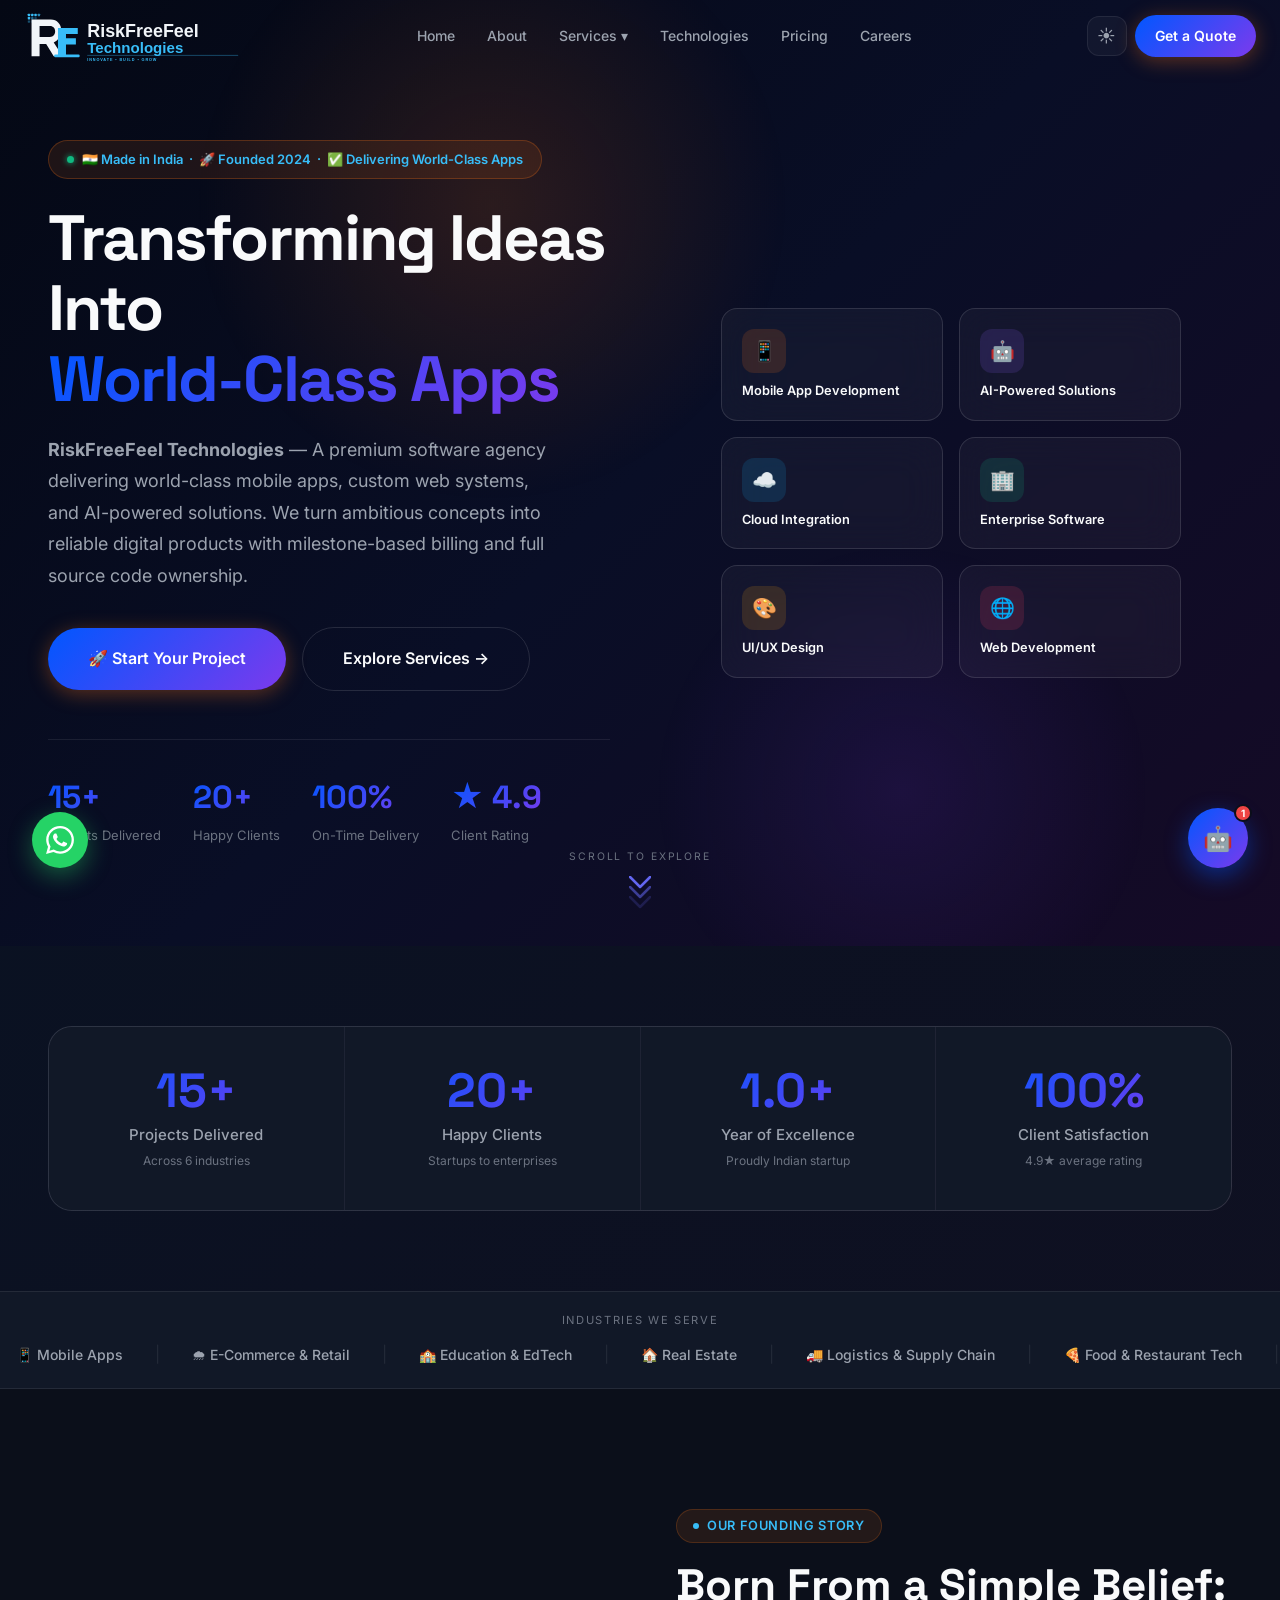
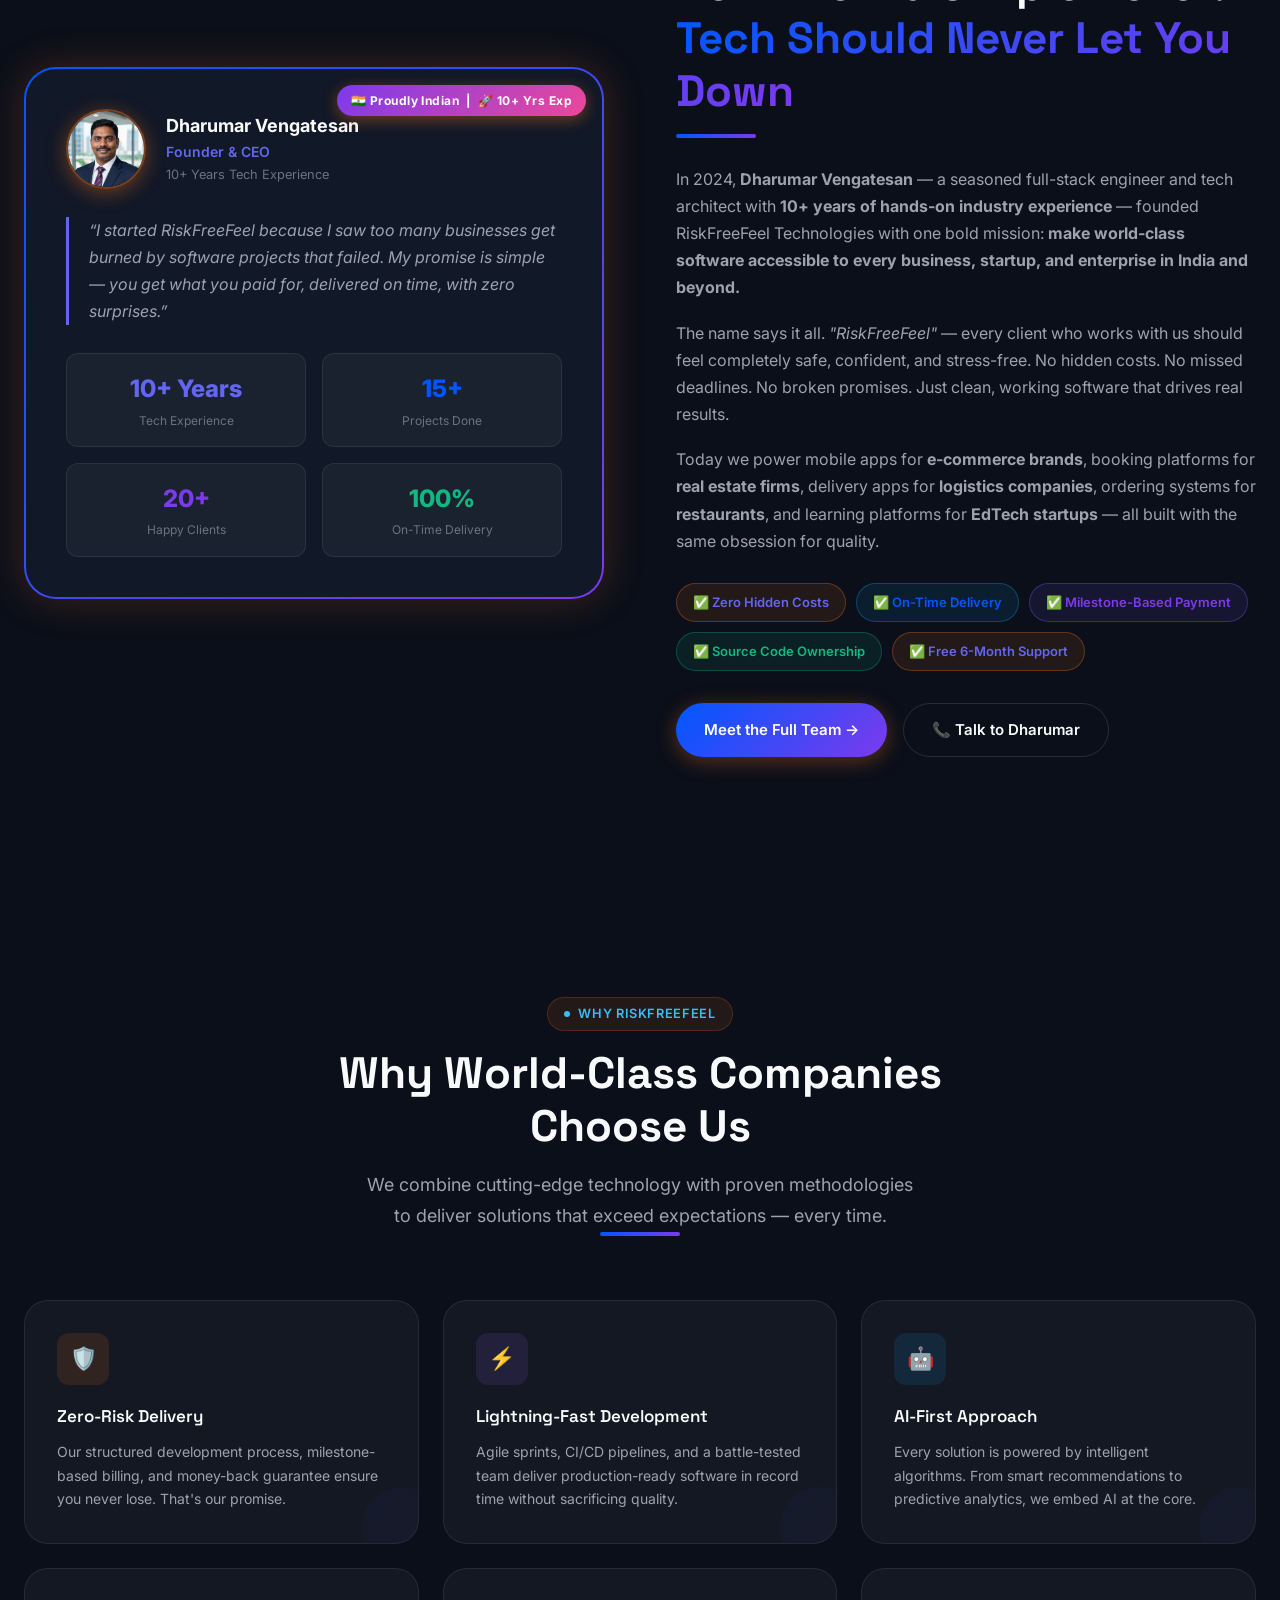
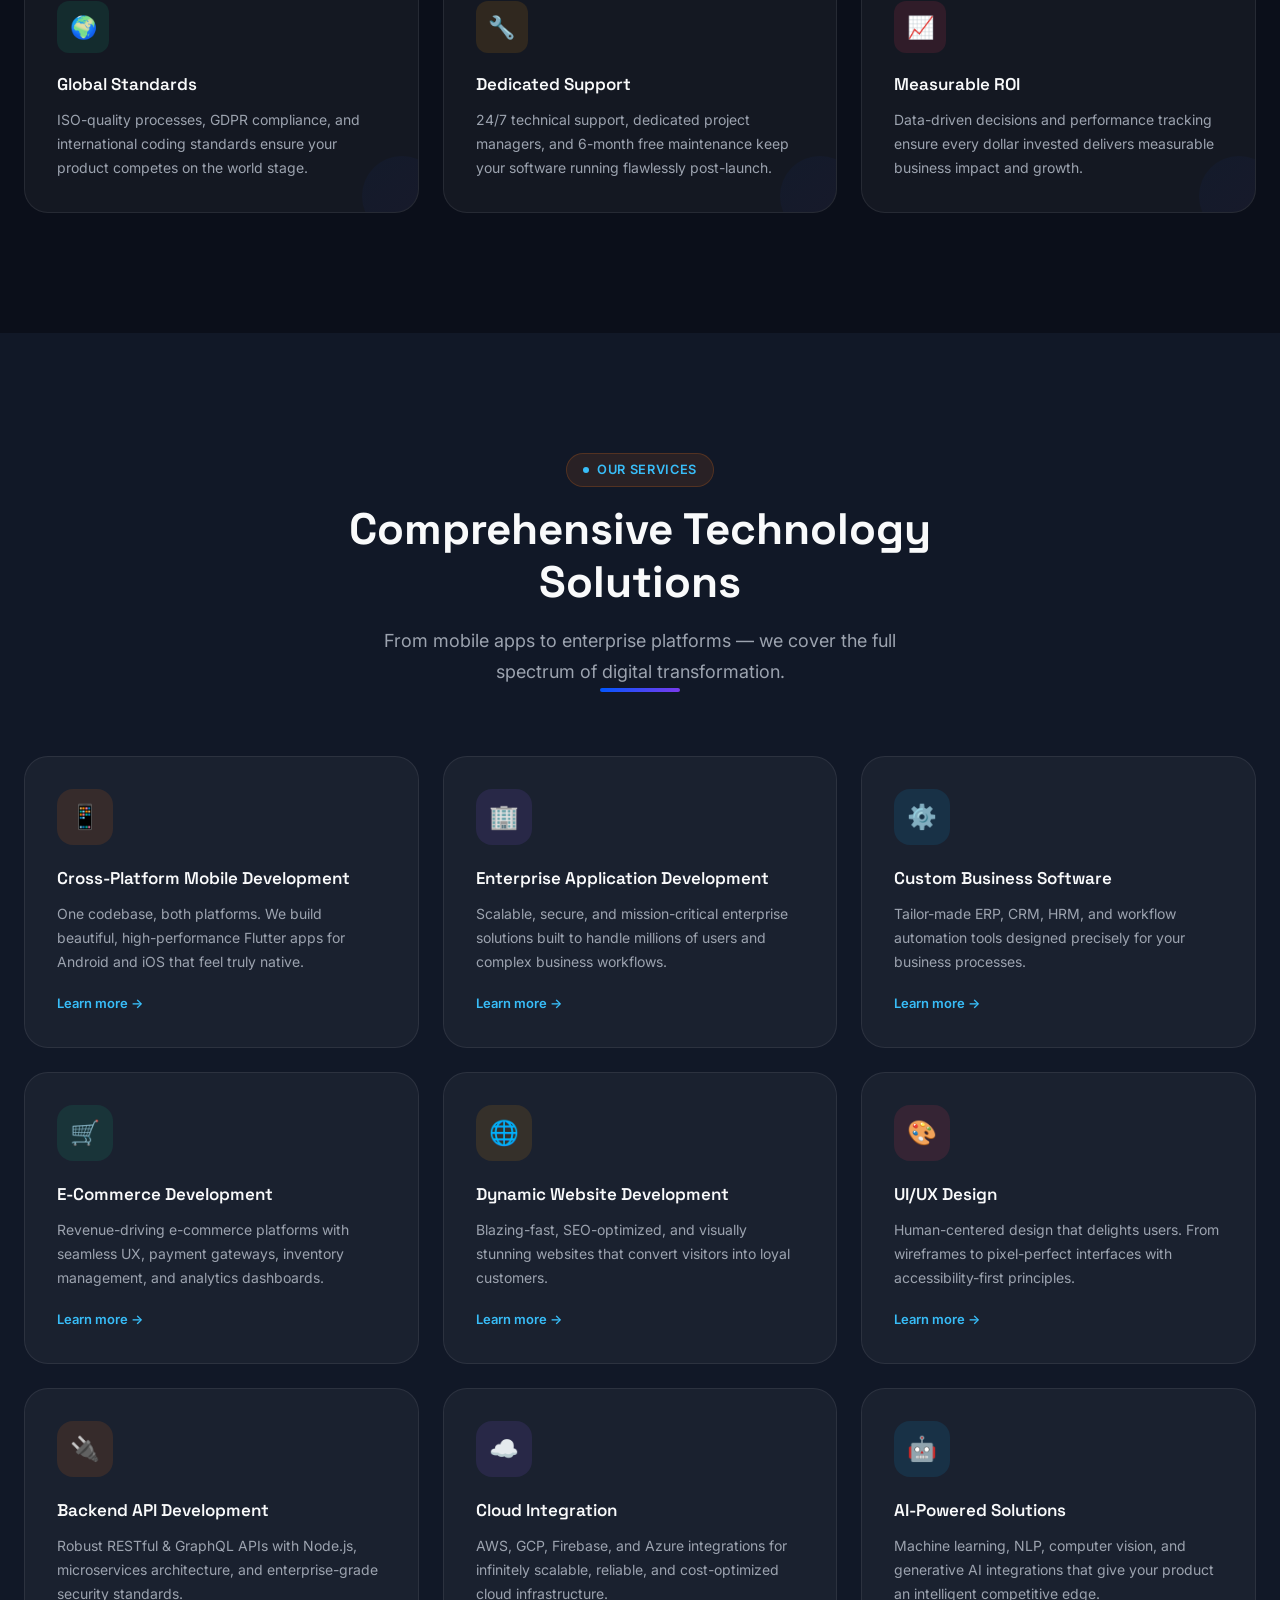
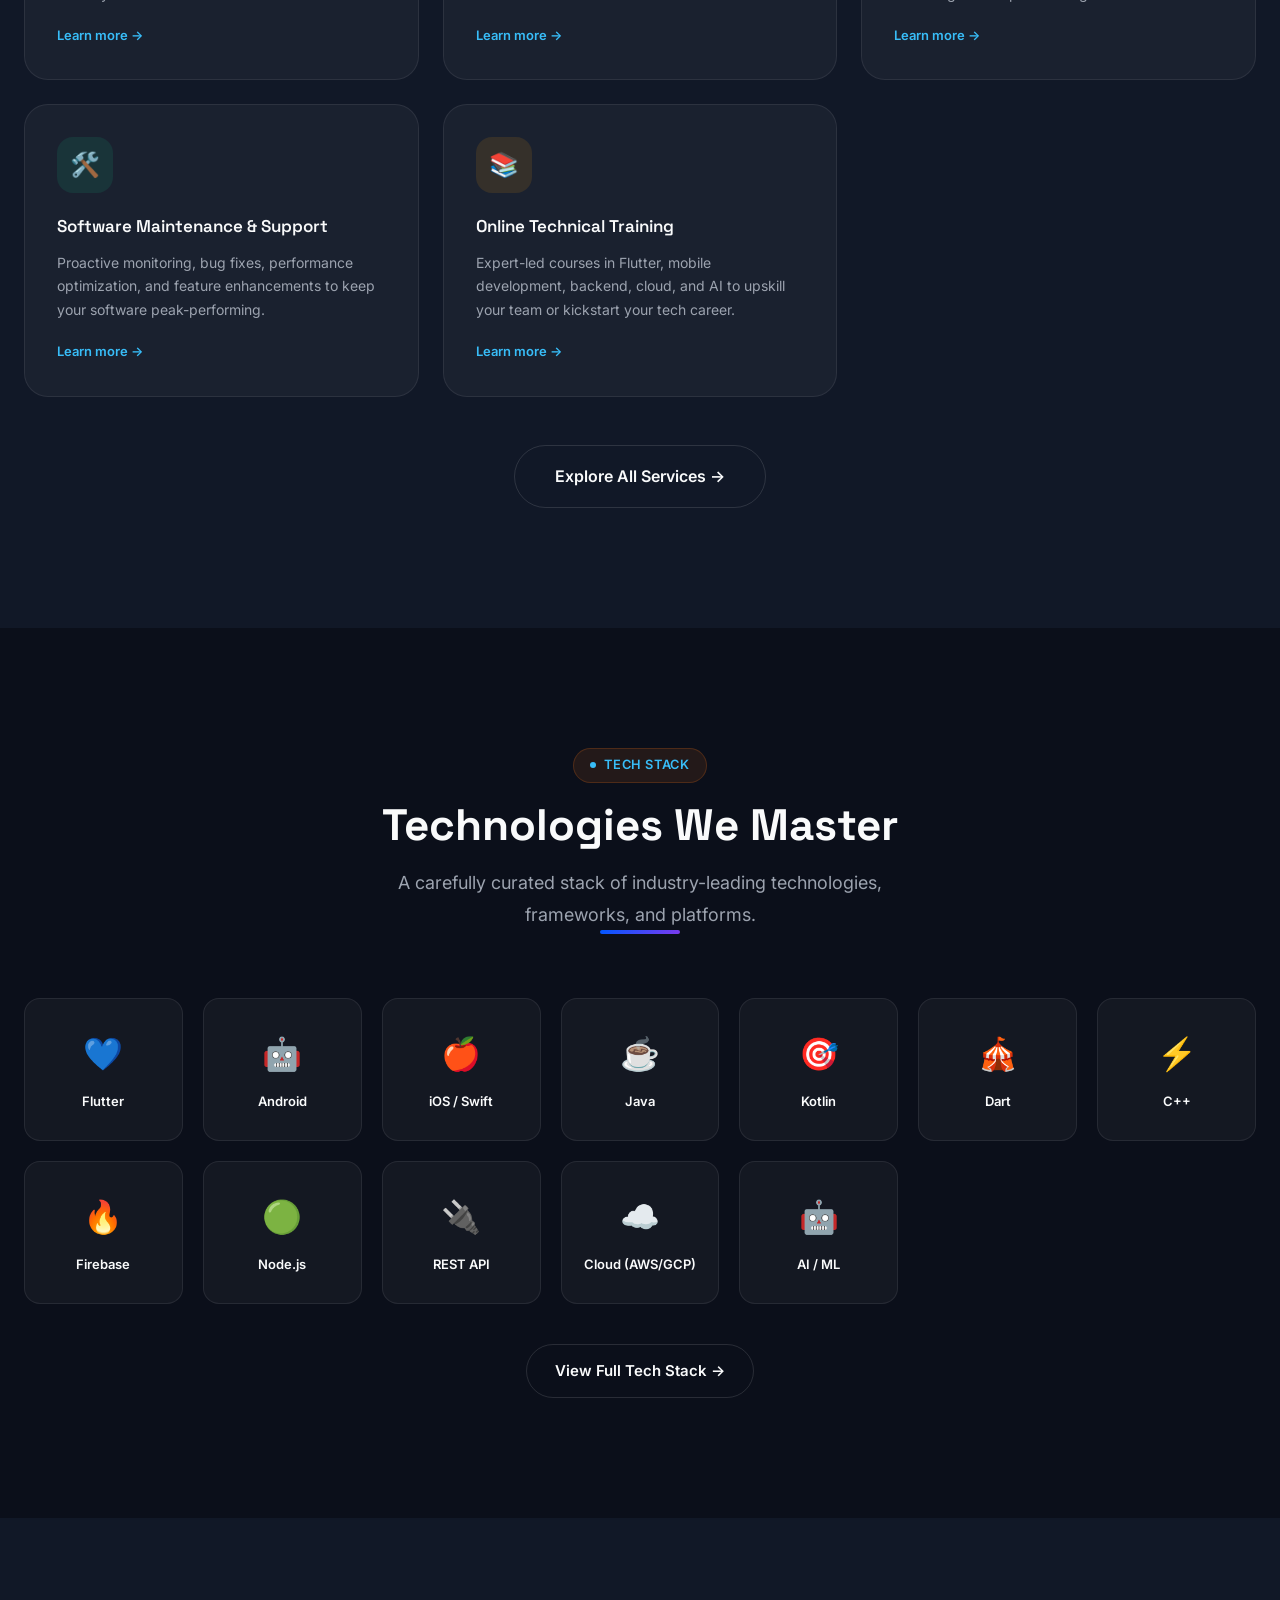
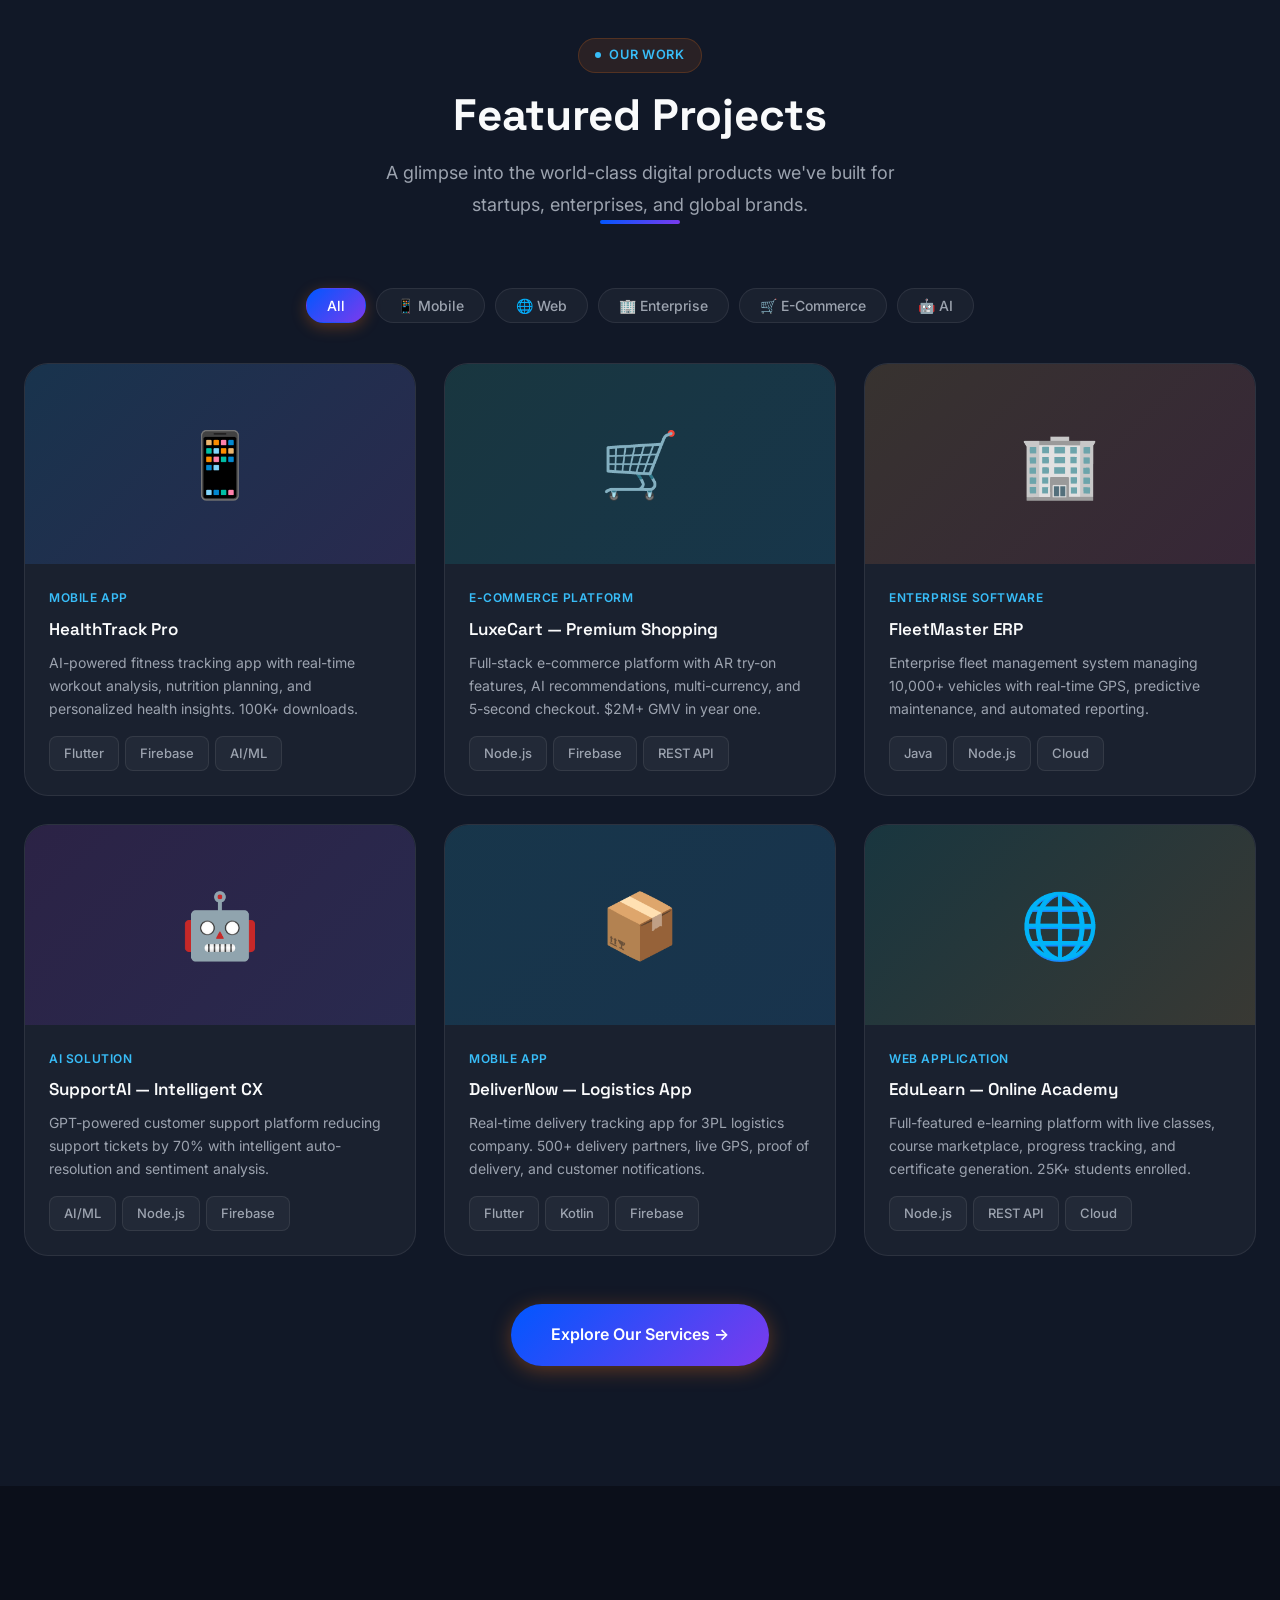
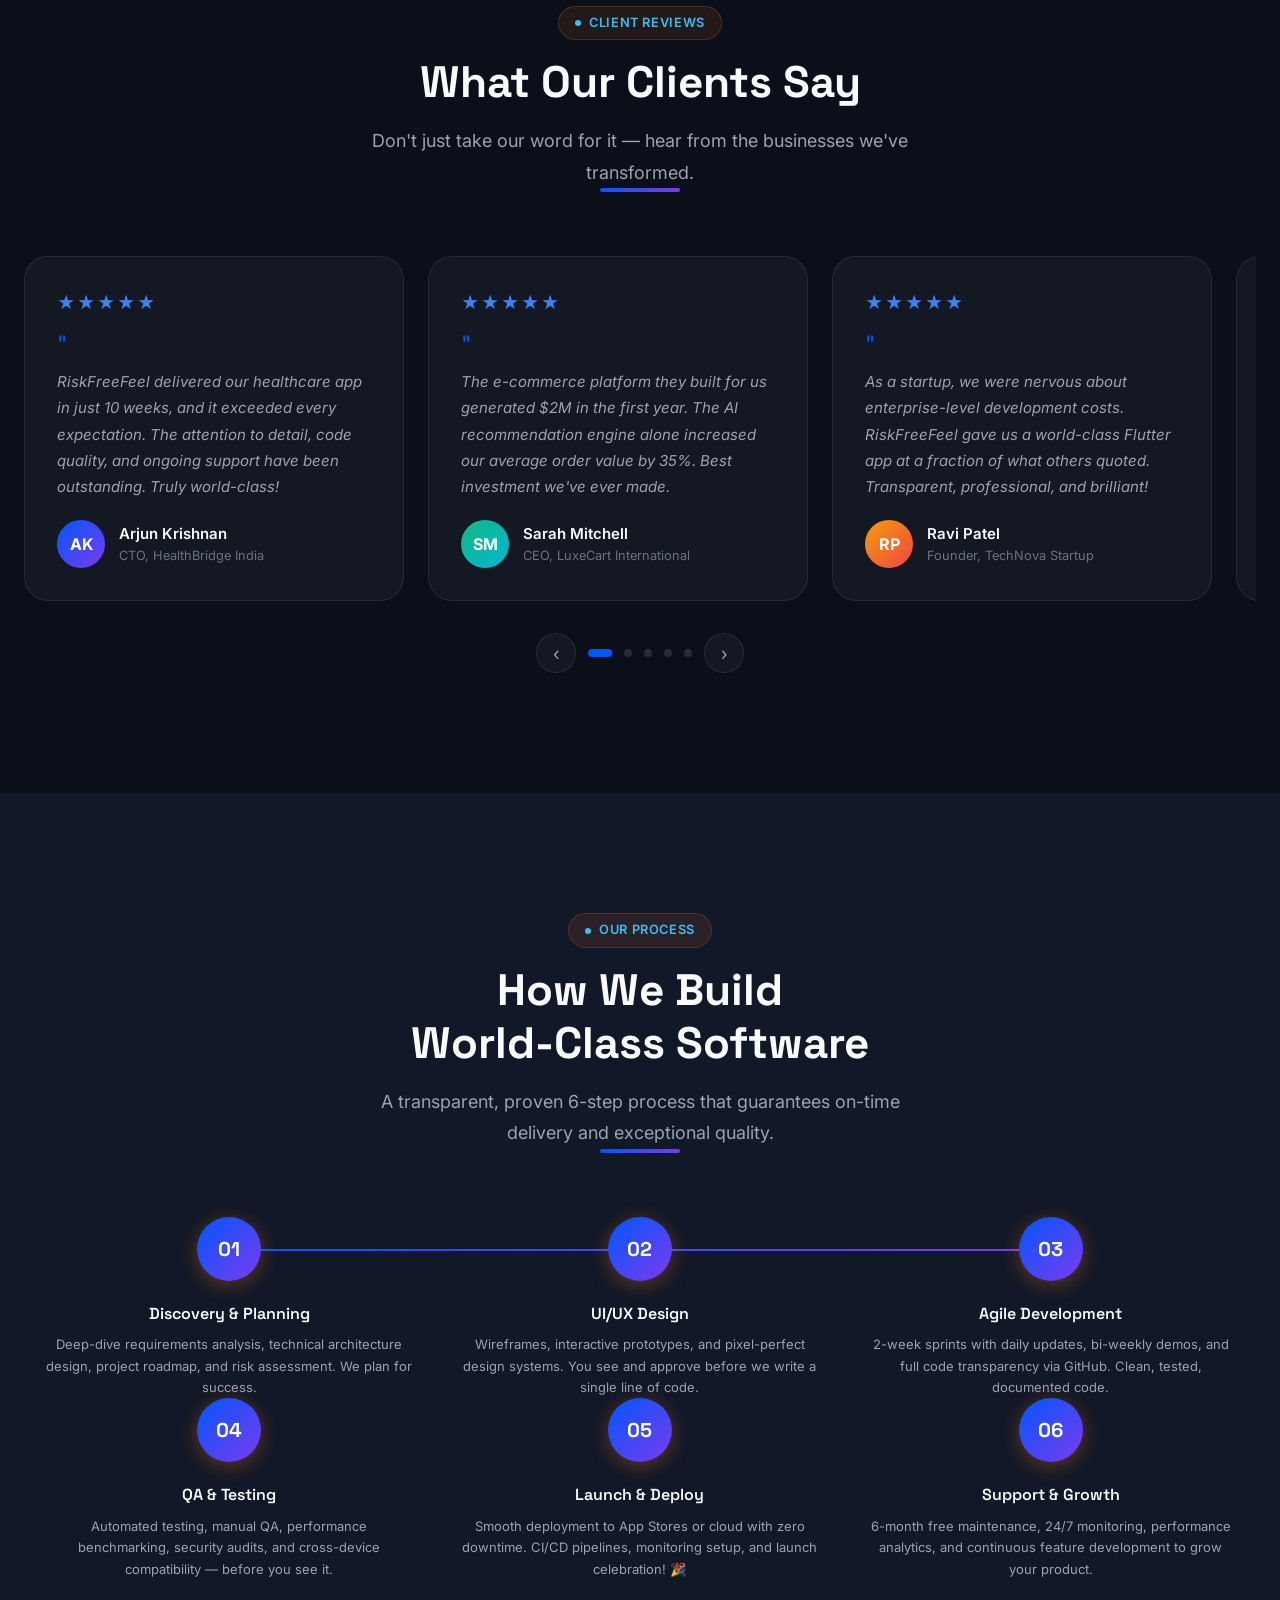
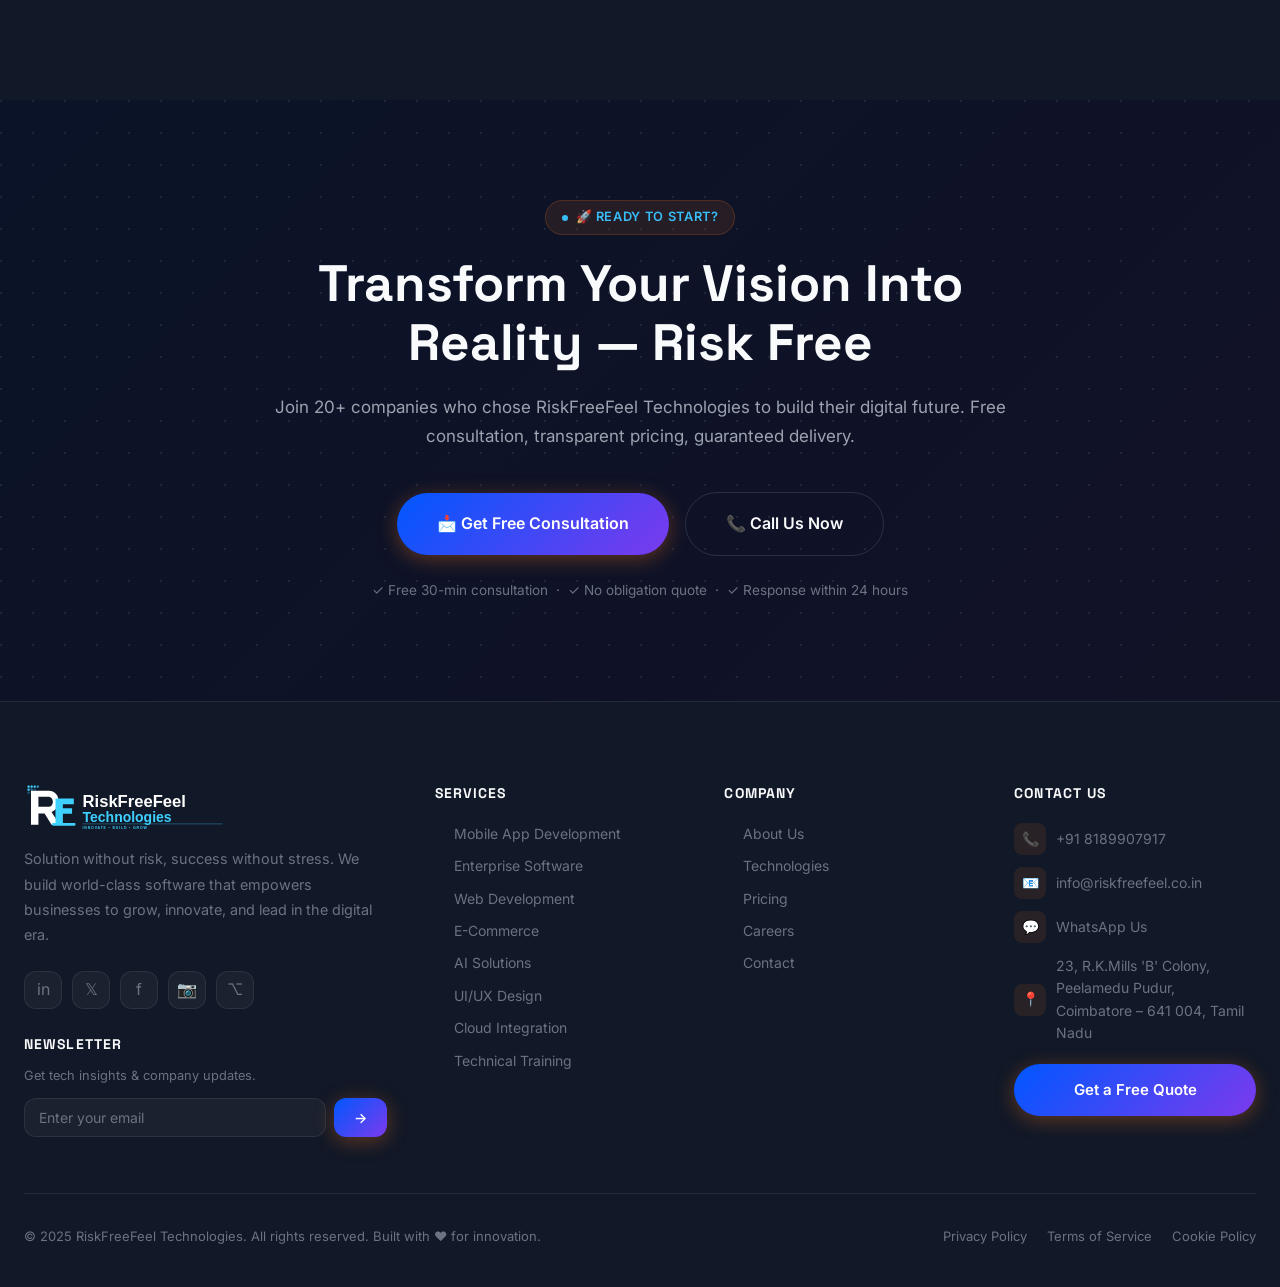
<file: index.html>
<!DOCTYPE html>
<html lang="en-IN" data-theme="dark">
<head>
  <meta charset="UTF-8" />
  <meta name="viewport" content="width=device-width, initial-scale=1.0" />
  <meta http-equiv="X-UA-Compatible" content="IE=edge" />

  <!-- Primary SEO Meta Tags -->
  <title>RiskFreeFeel Technologies | Software Development &amp; IT Solutions</title>
  <meta name="description" content="RiskFreeFeel Technologies — software development company in Coimbatore, Tamil Nadu. Mobile app, Flutter, web development &amp; custom IT solutions for businesses across India." />
  <meta name="keywords" content="software development company in Coimbatore, software development company in Tamil Nadu, software development company in Chennai, software company India, mobile app development company, Flutter app development, web development company, custom software development, IT solutions company" />
  <meta name="author" content="RiskFreeFeel Technologies" />
  <meta name="robots" content="index, follow" />
  <meta name="theme-color" content="#0057FF" />
  <link rel="canonical" href="https://www.riskfreefeel.co.in/" />

  <!-- Open Graph / Facebook -->
  <meta property="og:type" content="website" />
  <meta property="og:locale" content="en_IN" />
  <meta property="og:title" content="RiskFreeFeel Technologies | Software Development &amp; IT Solutions" />
  <meta property="og:description" content="Software development company in Coimbatore, Tamil Nadu. Mobile apps, Flutter development, web &amp; enterprise solutions — delivered on time, zero hidden costs." />
  <meta property="og:url" content="https://www.riskfreefeel.co.in/" />
  <meta property="og:site_name" content="RiskFreeFeel Technologies" />
  <meta property="og:image" content="https://www.riskfreefeel.co.in/assets/images/og-cover.jpg" />
  <meta property="og:image:width" content="1200" />
  <meta property="og:image:height" content="630" />
  <meta property="og:image:alt" content="RiskFreeFeel Technologies — Software Development Company" />

  <!-- Twitter / X Card -->
  <meta name="twitter:card" content="summary_large_image" />
  <meta name="twitter:title" content="RiskFreeFeel Technologies | Software Development &amp; IT Solutions" />
  <meta name="twitter:description" content="Software development company in Coimbatore, Tamil Nadu. Mobile apps, Flutter, web &amp; enterprise solutions — zero hidden costs, on-time delivery." />
  <meta name="twitter:image" content="https://www.riskfreefeel.co.in/assets/images/og-cover.jpg" />
  <meta name="twitter:image:alt" content="RiskFreeFeel Technologies" />

  <!-- Favicon & Brand Icons -->
  <link rel="icon" type="image/svg+xml" href="assets/images/favicon.svg" />
  <link rel="shortcut icon" href="favicon.svg" />
  <link rel="apple-touch-icon" sizes="180x180" href="assets/images/favicon.svg" />
  <link rel="manifest" href="site.webmanifest" />

  <!-- Google Fonts — preconnect for performance, then load non-blocking -->
  <link rel="preconnect" href="https://fonts.googleapis.com" />
  <link rel="preconnect" href="https://fonts.gstatic.com" crossorigin />
  <link rel="stylesheet" href="https://fonts.googleapis.com/css2?family=Space+Grotesk:wght@300;400;500;600;700&family=Inter:wght@300;400;500;600;700;800&family=JetBrains+Mono:wght@400;500&display=swap" />

  <!-- Stylesheets -->
  <link rel="stylesheet" href="assets/css/globals.css" />
  <link rel="stylesheet" href="assets/css/navbar.css" />
  <link rel="stylesheet" href="assets/css/components.css" />
  <link rel="stylesheet" href="assets/css/mobile.css" />

  <!-- Structured Data: Organization -->
  <script type="application/ld+json">
  {
    "@context": "https://schema.org",
    "@type": "Organization",
    "name": "RiskFreeFeel Technologies",
    "url": "https://www.riskfreefeel.co.in",
    "logo": "https://www.riskfreefeel.co.in/assets/images/logo.svg",
    "description": "Professional software development company specializing in mobile app development, enterprise software, AI solutions, and digital transformation.",
    "foundingDate": "2024",
    "founder": {
      "@type": "Person",
      "name": "Dharumar Vengatesan",
      "jobTitle": "Founder & CEO"
    },
    "address": {
      "@type": "PostalAddress",
      "streetAddress": "23, R.K.Mills 'B' Colony, Peelamedu Pudur",
      "addressLocality": "Coimbatore",
      "postalCode": "641004",
      "addressRegion": "Tamil Nadu",
      "addressCountry": "IN"
    },
    "contactPoint": {
      "@type": "ContactPoint",
      "contactType": "customer service",
      "telephone": "+91-8189907917",
      "email": "info@riskfreefeel.co.in",
      "availableLanguage": ["English", "Tamil"]
    },
    "sameAs": [
      "https://linkedin.com/company/riskfreefeel",
      "https://twitter.com/riskfreefeel"
    ],
    "areaServed": ["India", "Tamil Nadu", "Coimbatore", "Chennai"],
    "knowsAbout": [
      "Mobile App Development",
      "Flutter Development",
      "Enterprise Software",
      "Web Development",
      "AI Solutions",
      "UI/UX Design",
      "Cloud Integration"
    ]
  }
  </script>

  <!-- Structured Data: WebSite -->
  <script type="application/ld+json">
  {
    "@context": "https://schema.org",
    "@type": "WebSite",
    "name": "RiskFreeFeel Technologies",
    "url": "https://www.riskfreefeel.co.in",
    "description": "Software development company in India specializing in mobile apps, enterprise software, and AI solutions.",
    "potentialAction": {
      "@type": "SearchAction",
      "target": {
        "@type": "EntryPoint",
        "urlTemplate": "https://www.riskfreefeel.co.in/?s={search_term_string}"
      },
      "query-input": "required name=search_term_string"
    }
  }
  </script>

  <!-- Structured Data: WebPage -->
  <script type="application/ld+json">
  {
    "@context": "https://schema.org",
    "@type": "WebPage",
    "name": "RiskFreeFeel Technologies | Software Development Company in India",
    "description": "RiskFreeFeel Technologies provides professional software development, mobile app development, Flutter development, web development, and digital solutions for businesses.",
    "url": "https://www.riskfreefeel.co.in/",
    "isPartOf": { "@type": "WebSite", "url": "https://www.riskfreefeel.co.in" },
    "about": { "@type": "Organization", "name": "RiskFreeFeel Technologies" },
    "dateModified": "2026-08-13"
  }
  </script>

  <!-- Structured Data: LocalBusiness (critical for local SEO) -->
  <script type="application/ld+json">
  {
    "@context": "https://schema.org",
    "@type": ["LocalBusiness", "ProfessionalService"],
    "name": "RiskFreeFeel Technologies",
    "image": "https://www.riskfreefeel.co.in/assets/images/og-cover.jpg",
    "logo": "https://www.riskfreefeel.co.in/assets/images/logo.svg",
    "url": "https://www.riskfreefeel.co.in",
    "telephone": "+91-8189907917",
    "email": "info@riskfreefeel.co.in",
    "description": "Software development company in Coimbatore, Tamil Nadu offering mobile app development, Flutter development, web development, enterprise software, and IT solutions across India.",
    "address": {
      "@type": "PostalAddress",
      "streetAddress": "23, R.K.Mills 'B' Colony, Peelamedu Pudur",
      "addressLocality": "Coimbatore",
      "addressRegion": "Tamil Nadu",
      "postalCode": "641004",
      "addressCountry": "IN"
    },
    "geo": {
      "@type": "GeoCoordinates",
      "latitude": "11.0168",
      "longitude": "76.9558"
    },
    "openingHoursSpecification": {
      "@type": "OpeningHoursSpecification",
      "dayOfWeek": ["Monday","Tuesday","Wednesday","Thursday","Friday"],
      "opens": "09:00",
      "closes": "18:00"
    },
    "priceRange": "₹₹",
    "currenciesAccepted": "INR",
    "paymentAccepted": "Bank Transfer, UPI, Online Payment",
    "areaServed": [
      { "@type": "City", "name": "Coimbatore" },
      { "@type": "City", "name": "Chennai" },
      { "@type": "State", "name": "Tamil Nadu" },
      { "@type": "Country", "name": "India" }
    ],
    "hasOfferCatalog": {
      "@type": "OfferCatalog",
      "name": "Software Development Services",
      "itemListElement": [
        {
          "@type": "Offer",
          "itemOffered": {
            "@type": "Service",
            "name": "Mobile App Development",
            "description": "Cross-platform Flutter mobile apps for Android and iOS"
          }
        },
        {
          "@type": "Offer",
          "itemOffered": {
            "@type": "Service",
            "name": "Web Development",
            "description": "Custom websites and web applications for businesses"
          }
        },
        {
          "@type": "Offer",
          "itemOffered": {
            "@type": "Service",
            "name": "Custom Software Development",
            "description": "Tailor-made ERP, CRM, and business software solutions"
          }
        },
        {
          "@type": "Offer",
          "itemOffered": {
            "@type": "Service",
            "name": "UI/UX Design",
            "description": "User interface and user experience design for apps and websites"
          }
        },
        {
          "@type": "Offer",
          "itemOffered": {
            "@type": "Service",
            "name": "AI-Powered Solutions",
            "description": "Machine learning and AI integrations for intelligent software"
          }
        },
        {
          "@type": "Offer",
          "itemOffered": {
            "@type": "Service",
            "name": "Cloud Integration",
            "description": "AWS, GCP, Firebase and Azure cloud infrastructure and integration"
          }
        }
      ]
    },
    "sameAs": [
      "https://linkedin.com/company/riskfreefeel",
      "https://twitter.com/riskfreefeel"
    ]
  }
  </script>

  <link rel="apple-touch-icon" sizes="180x180" href="/assets/images/og-cover.jpg" />
</head>
<body>

<!-- Scroll Progress Bar -->
<div class="scroll-progress" id="scroll-progress"></div>

<!-- ── NAVBAR ─────────────────────────────────────────────── -->
<nav class="navbar" id="navbar" role="navigation" aria-label="Main navigation">
  <div class="navbar-inner">
    <!-- Logo -->
    <a href="index.html" class="navbar-logo" aria-label="RiskFreeFeel Technologies Home" style="padding:4px 0;">
      <img src="assets/images/logo-dark.svg" alt="RiskFreeFeel Technologies" height="52" style="height:52px;width:auto;display:block;" />
    </a>

    <!-- Desktop Nav Links -->
    <ul class="navbar-links" role="list">
      <li><a href="index.html" class="navbar-link active">Home</a></li>
      <li><a href="pages/about.html" class="navbar-link">About</a></li>
      <li class="navbar-dropdown">
        <a href="pages/services.html" class="navbar-link">Services ▾</a>
        <div class="navbar-dropdown-menu">
          <a href="pages/services.html#mobile" class="navbar-dropdown-item">📱 Mobile Apps</a>
          <a href="pages/services.html#enterprise" class="navbar-dropdown-item">🏢 Enterprise</a>
          <a href="pages/services.html#web" class="navbar-dropdown-item">🌐 Web Dev</a>
          <a href="pages/services.html#ai" class="navbar-dropdown-item">🤖 AI Solutions</a>
          <a href="pages/services.html#uiux" class="navbar-dropdown-item">🎨 UI/UX Design</a>
          <a href="pages/services.html#cloud" class="navbar-dropdown-item">☁️ Cloud</a>
        </div>
      </li>
      <li><a href="pages/technologies.html" class="navbar-link">Technologies</a></li>
      <li><a href="pages/pricing.html" class="navbar-link">Pricing</a></li>
      <li><a href="pages/careers.html" class="navbar-link">Careers</a></li>
    </ul>

    <!-- Right Controls -->
    <div class="navbar-right">
      <button class="theme-toggle" id="theme-toggle" aria-label="Toggle dark/light theme">
        <span class="theme-icon">☀️</span>
      </button>
      <a href="pages/contact.html" class="btn btn-primary btn-sm" id="nav-cta">Get a Quote</a>
      <button class="hamburger" id="hamburger" aria-label="Toggle mobile menu" aria-expanded="false">
        <span class="hamburger-bar"></span>
        <span class="hamburger-bar"></span>
        <span class="hamburger-bar"></span>
      </button>
    </div>
  </div>
</nav>

<!-- Mobile Menu -->
<div class="mobile-menu" id="mobile-menu" role="dialog" aria-label="Mobile navigation">
  <nav>
    <ul class="mobile-menu-links" role="list">
      <li><a href="index.html" class="mobile-menu-link active">🏠 Home</a></li>
      <li><a href="pages/about.html" class="mobile-menu-link">👥 About Us</a></li>
      <li><a href="pages/services.html" class="mobile-menu-link">⚡ Services</a></li>
      <li><a href="pages/technologies.html" class="mobile-menu-link">🔧 Technologies</a></li>
      <li><a href="pages/pricing.html" class="mobile-menu-link">💰 Pricing</a></li>
      <li><a href="pages/careers.html" class="mobile-menu-link">🚀 Careers</a></li>
      <li><a href="pages/contact.html" class="mobile-menu-link">📩 Contact</a></li>
    </ul>
    <div class="mobile-menu-cta">
      <a href="pages/contact.html" class="btn btn-primary" style="width:100%;justify-content:center;">Get a Free Quote</a>
    </div>
    <div style="margin-top:24px;text-align:center;">
      <button class="theme-toggle" aria-label="Toggle theme" style="margin:0 auto;">
        <span class="theme-icon">☀️</span>
      </button>
    </div>
  </nav>
</div>

<!-- ── HERO SECTION ────────────────────────────────────────── -->
<section class="hero-section" id="home" aria-labelledby="hero-title">
  <canvas id="hero-canvas"></canvas>
  <div class="hero-bg-gradient parallax" data-speed="0.2" aria-hidden="true"></div>
  <div class="hero-orb-1 parallax" data-speed="0.1" aria-hidden="true"></div>
  <div class="hero-orb-2 parallax" data-speed="0.05" aria-hidden="true"></div>

  <div class="hero-inner container" style="max-width:1280px;margin:0 auto;width:100%;">
    <!-- Content -->
    <div class="hero-content">
      <div class="hero-badge">
        <span class="hero-badge-dot"></span>
        🇮🇳 Made in India &nbsp;·&nbsp; 🚀 Founded 2024 &nbsp;·&nbsp; ✅ Delivering World-Class Apps
      </div>

      <h1 class="hero-title" id="hero-title">
        Transforming Ideas Into<br />
        <span class="gradient-text">World-Class Apps</span>
      </h1>

      <p class="hero-subtitle">
        <strong>RiskFreeFeel Technologies</strong> — A premium software agency delivering world-class mobile apps, custom web systems, and AI-powered solutions. We turn ambitious concepts into reliable digital products with milestone-based billing and full source code ownership.
      </p>

      <div class="hero-cta">
        <a href="pages/contact.html" class="btn btn-primary btn-lg" id="hero-cta-primary">
          🚀 Start Your Project
        </a>
        <a href="pages/services.html" class="btn btn-outline btn-lg" id="hero-cta-portfolio">
          Explore Services →
        </a>
      </div>

      <div class="hero-stats">
        <div class="hero-stat">
          <div class="hero-stat-value" data-counter data-target="15" data-suffix="+">15+</div>
          <div class="hero-stat-label">Projects Delivered</div>
        </div>
        <div class="hero-stat">
          <div class="hero-stat-value" data-counter data-target="20" data-suffix="+">20+</div>
          <div class="hero-stat-label">Happy Clients</div>
        </div>
        <div class="hero-stat">
          <div class="hero-stat-value">100%</div>
          <div class="hero-stat-label">On-Time Delivery</div>
        </div>
        <div class="hero-stat">
          <div class="hero-stat-value">&#9733; 4.9</div>
          <div class="hero-stat-label">Client Rating</div>
        </div>
      </div>
    </div>

    <!-- Hero Visual Cards -->
    <div class="hero-visual" aria-hidden="true">
      <div class="hero-device-mockup">
        <div class="hero-service-card">
          <div class="hero-service-icon" style="background:rgba(249,115,22,0.15);">📱</div>
          <div class="hero-service-title">Mobile App Development</div>
        </div>
        <div class="hero-service-card">
          <div class="hero-service-icon" style="background:rgba(139,92,246,0.15);">🤖</div>
          <div class="hero-service-title">AI-Powered Solutions</div>
        </div>
        <div class="hero-service-card">
          <div class="hero-service-icon" style="background:rgba(14,165,233,0.15);">☁️</div>
          <div class="hero-service-title">Cloud Integration</div>
        </div>
        <div class="hero-service-card">
          <div class="hero-service-icon" style="background:rgba(16,185,129,0.15);">🏢</div>
          <div class="hero-service-title">Enterprise Software</div>
        </div>
        <div class="hero-service-card">
          <div class="hero-service-icon" style="background:rgba(245,158,11,0.15);">🎨</div>
          <div class="hero-service-title">UI/UX Design</div>
        </div>
        <div class="hero-service-card">
          <div class="hero-service-icon" style="background:rgba(244,63,94,0.15);">🌐</div>
          <div class="hero-service-title">Web Development</div>
        </div>
      </div>
    </div>
  </div>

  <!-- Scroll indicator — animated bounce -->
  <div id="scroll-indicator" aria-hidden="true" style="
    position:absolute;bottom:36px;left:50%;transform:translateX(-50%);
    z-index:2;text-align:center;cursor:pointer;
  " onclick="window.scrollBy({top: window.innerHeight * 0.85, behavior:'smooth'})">
    <div style="
      font-size:0.65rem;color:var(--text-muted);letter-spacing:0.18em;
      text-transform:uppercase;margin-bottom:10px;
      animation:scrollTextFade 2.5s ease-in-out infinite;
    ">Scroll to explore</div>

    <!-- Chevron stack — triple bounce -->
    <div style="display:flex;flex-direction:column;align-items:center;gap:0;">
      <svg width="22" height="14" viewBox="0 0 22 14" fill="none" style="animation:chevronBounce 1.4s ease-in-out infinite;opacity:1;">
        <path d="M1 1L11 11L21 1" stroke="var(--brand-orange)" stroke-width="2.5" stroke-linecap="round" stroke-linejoin="round"/>
      </svg>
      <svg width="22" height="14" viewBox="0 0 22 14" fill="none" style="animation:chevronBounce 1.4s ease-in-out 0.15s infinite;opacity:0.55;margin-top:-4px;">
        <path d="M1 1L11 11L21 1" stroke="var(--brand-orange)" stroke-width="2.5" stroke-linecap="round" stroke-linejoin="round"/>
      </svg>
      <svg width="22" height="14" viewBox="0 0 22 14" fill="none" style="animation:chevronBounce 1.4s ease-in-out 0.30s infinite;opacity:0.2;margin-top:-4px;">
        <path d="M1 1L11 11L21 1" stroke="var(--brand-orange)" stroke-width="2.5" stroke-linecap="round" stroke-linejoin="round"/>
      </svg>
    </div>
  </div>
</section>

<!-- ── STATS BAR ───────────────────────────────────────────── -->
<section class="stats-section" id="stats" aria-label="Company statistics">
  <div class="container">
    <div class="stats-grid">
      <div class="stat-item reveal">
        <div class="stat-number" data-counter data-target="15" data-suffix="+">15+</div><div class="stat-label">Projects Delivered</div>
        <div class="stat-sub">Across 6 industries</div>
      </div>
      <div class="stat-item reveal delay-100">
        <div class="stat-number" data-counter data-target="20" data-suffix="+">20+</div><div class="stat-label">Happy Clients</div>
        <div class="stat-sub">Startups to enterprises</div>
      </div>
      <div class="stat-item reveal delay-200">
        <div class="stat-number" data-counter data-target="1" data-suffix="+">1+</div><div class="stat-label">Year of Excellence</div>
        <div class="stat-sub">Proudly Indian startup</div>
      </div>
      <div class="stat-item reveal delay-300">
        <div class="stat-number" data-counter data-target="100" data-suffix="%">100%</div><div class="stat-label">Client Satisfaction</div>
        <div class="stat-sub">4.9★ average rating</div>
      </div>
    </div>
  </div>
</section>

<!-- ── INDUSTRY SECTORS MARQUEE ───────────────────────────── -->
<div class="industries-strip" aria-label="Industries we serve" style="
  overflow:hidden; padding:20px 0; background:var(--bg-secondary);
  border-top:1px solid var(--border-color); border-bottom:1px solid var(--border-color);
">
  <div style="font-size:0.7rem;color:var(--text-muted);text-align:center;letter-spacing:0.15em;text-transform:uppercase;margin-bottom:12px;">Industries We Serve</div>
  <div style="display:flex;gap:0;animation:marquee 18s linear infinite;width:max-content;">
    <div style="display:flex;gap:32px;padding:0 16px;align-items:center;white-space:nowrap;">
      <span style="display:flex;align-items:center;gap:8px;color:var(--text-secondary);font-size:0.875rem;font-weight:500;">&#128241; Mobile Apps</span>
      <span style="color:var(--border-color);">|</span>
      <span style="display:flex;align-items:center;gap:8px;color:var(--text-secondary);font-size:0.875rem;font-weight:500;">&#127783; E-Commerce &amp; Retail</span>
      <span style="color:var(--border-color);">|</span>
      <span style="display:flex;align-items:center;gap:8px;color:var(--text-secondary);font-size:0.875rem;font-weight:500;">&#127979; Education &amp; EdTech</span>
      <span style="color:var(--border-color);">|</span>
      <span style="display:flex;align-items:center;gap:8px;color:var(--text-secondary);font-size:0.875rem;font-weight:500;">&#127968; Real Estate</span>
      <span style="color:var(--border-color);">|</span>
      <span style="display:flex;align-items:center;gap:8px;color:var(--text-secondary);font-size:0.875rem;font-weight:500;">&#128666; Logistics &amp; Supply Chain</span>
      <span style="color:var(--border-color);">|</span>
      <span style="display:flex;align-items:center;gap:8px;color:var(--text-secondary);font-size:0.875rem;font-weight:500;">&#127829; Food &amp; Restaurant Tech</span>
      <span style="color:var(--border-color);">|</span>
      <span style="display:flex;align-items:center;gap:8px;color:var(--text-secondary);font-size:0.875rem;font-weight:500;">&#129504; AI &amp; SaaS Products</span>
      <span style="color:var(--border-color);">|</span>
    </div>
    <!-- Duplicate for seamless loop -->
    <div style="display:flex;gap:32px;padding:0 16px;align-items:center;white-space:nowrap;" aria-hidden="true">
      <span style="display:flex;align-items:center;gap:8px;color:var(--text-secondary);font-size:0.875rem;font-weight:500;">&#128241; Mobile Apps</span>
      <span style="color:var(--border-color);">|</span>
      <span style="display:flex;align-items:center;gap:8px;color:var(--text-secondary);font-size:0.875rem;font-weight:500;">&#127783; E-Commerce &amp; Retail</span>
      <span style="color:var(--border-color);">|</span>
      <span style="display:flex;align-items:center;gap:8px;color:var(--text-secondary);font-size:0.875rem;font-weight:500;">&#127979; Education &amp; EdTech</span>
      <span style="color:var(--border-color);">|</span>
      <span style="display:flex;align-items:center;gap:8px;color:var(--text-secondary);font-size:0.875rem;font-weight:500;">&#127968; Real Estate</span>
      <span style="color:var(--border-color);">|</span>
      <span style="display:flex;align-items:center;gap:8px;color:var(--text-secondary);font-size:0.875rem;font-weight:500;">&#128666; Logistics &amp; Supply Chain</span>
      <span style="color:var(--border-color);">|</span>
      <span style="display:flex;align-items:center;gap:8px;color:var(--text-secondary);font-size:0.875rem;font-weight:500;">&#127829; Food &amp; Restaurant Tech</span>
      <span style="color:var(--border-color);">|</span>
      <span style="display:flex;align-items:center;gap:8px;color:var(--text-secondary);font-size:0.875rem;font-weight:500;">&#129504; AI &amp; SaaS Products</span>
      <span style="color:var(--border-color);">|</span>
    </div>
  </div>
</div>

<!-- ── FOUNDER STORY ──────────────────────────────────────── -->
<section class="section" id="founder" style="background:var(--bg-primary);" aria-labelledby="founder-title">
  <div class="container">
    <div style="display:grid;grid-template-columns:1fr 1fr;gap:72px;align-items:center;" class="reveal">

      <!-- Founder visual card -->
      <div style="position:relative;" class="reveal-left">
        <!-- Glowing border card -->
        <div style="
          background:var(--gradient-primary);border-radius:var(--radius-2xl);
          padding:2px;box-shadow:var(--shadow-glow);
        ">
          <div style="background:var(--bg-secondary);border-radius:calc(var(--radius-2xl) - 2px);padding:40px;position:relative;">
            <!-- Badge at top right inside card -->
            <div class="founder-badge" style="
              position:absolute;top:16px;right:16px;z-index:5;
              background:var(--gradient-warm);color:#fff;
              border-radius:var(--radius-full);padding:6px 14px;
              font-size:0.75rem;font-weight:700;letter-spacing:0.04em;
              box-shadow:0 4px 15px rgba(249,115,22,0.4);
              white-space:nowrap;
            ">&#127470;&#127475; Proudly Indian &nbsp;|&nbsp; 🚀 10+ Yrs Exp</div>

            <!-- Avatar -->
            <div style="display:flex;align-items:center;gap:20px;margin-bottom:28px;">
              <div style="width:80px;height:80px;border-radius:50%;overflow:hidden;flex-shrink:0;box-shadow:0 4px 20px rgba(249,115,22,0.4);border:2px solid rgba(249,115,22,0.45);">
                <img src="assets/images/dharumar-founder.jpg" alt="Dharumar Vengatesan — Founder &amp; CEO, RiskFreeFeel Technologies" style="width:100%;height:100%;object-fit:cover;object-position:center top;" loading="lazy" />
              </div>
              <div>
                <div style="font-size:1.125rem;font-weight:700;color:var(--text-primary);">Dharumar Vengatesan</div>
                <div style="font-size:0.875rem;color:var(--brand-orange);font-weight:600;">Founder &amp; CEO</div>
                <div style="font-size:0.8rem;color:var(--text-muted);margin-top:2px;">10+ Years Tech Experience</div>
              </div>
            </div>

            <!-- Quote -->
            <div style="
              border-left:3px solid var(--brand-orange);
              padding-left:20px;margin-bottom:28px;
            ">
              <p style="font-size:1rem;line-height:1.7;color:var(--text-secondary);font-style:italic;">
                &ldquo;I started RiskFreeFeel because I saw too many businesses get burned by software projects that failed. My promise is simple — you get what you paid for, delivered on time, with zero surprises.&rdquo;
              </p>
            </div>

            <!-- Journey milestones -->
            <div style="display:grid;grid-template-columns:1fr 1fr;gap:16px;">
              <div style="text-align:center;padding:16px;background:var(--bg-glass);border-radius:var(--radius-md);border:1px solid var(--border-color);">
                <div style="font-size:1.5rem;font-weight:800;color:var(--brand-orange);">10+ Years</div>
                <div style="font-size:0.75rem;color:var(--text-muted);margin-top:2px;">Tech Experience</div>
              </div>
              <div style="text-align:center;padding:16px;background:var(--bg-glass);border-radius:var(--radius-md);border:1px solid var(--border-color);">
                <div style="font-size:1.5rem;font-weight:800;color:var(--brand-blue);">15+</div>
                <div style="font-size:0.75rem;color:var(--text-muted);margin-top:2px;">Projects Done</div>
              </div>
              <div style="text-align:center;padding:16px;background:var(--bg-glass);border-radius:var(--radius-md);border:1px solid var(--border-color);">
                <div style="font-size:1.5rem;font-weight:800;color:var(--brand-violet);">20+</div>
                <div style="font-size:0.75rem;color:var(--text-muted);margin-top:2px;">Happy Clients</div>
              </div>
              <div style="text-align:center;padding:16px;background:var(--bg-glass);border-radius:var(--radius-md);border:1px solid var(--border-color);">
                <div style="font-size:1.5rem;font-weight:800;color:var(--brand-green);">100%</div>
                <div style="font-size:0.75rem;color:var(--text-muted);margin-top:2px;">On-Time Delivery</div>
              </div>
            </div>
          </div>
        </div>
      </div>

      <!-- Story text -->
      <div class="reveal-right">
        <div class="section-label" style="margin-bottom:16px;">Our Founding Story</div>
        <h2 class="section-title" style="text-align:left;" id="founder-title">
          Born From a Simple Belief:<br />
          <span class="gradient-text">Tech Should Never Let You Down</span>
        </h2>
        <div class="gradient-separator" style="margin:16px 0 28px;"></div>

        <p class="body-md" style="margin-bottom:18px;">
          In 2024, <strong>Dharumar Vengatesan</strong> — a seasoned full-stack engineer and tech architect with <strong>10+ years of hands-on industry experience</strong> — founded RiskFreeFeel Technologies with one bold mission: <strong>make world-class software accessible to every business, startup, and enterprise in India and beyond.</strong>
        </p>

        <p class="body-md" style="margin-bottom:18px;">
          The name says it all. <em>"RiskFreeFeel"</em> — every client who works with us should feel completely safe, confident, and stress-free. No hidden costs. No missed deadlines. No broken promises. Just clean, working software that drives real results.
        </p>

        <p class="body-md" style="margin-bottom:28px;">
          Today we power mobile apps for <strong>e-commerce brands</strong>, booking platforms for <strong>real estate firms</strong>, delivery apps for <strong>logistics companies</strong>, ordering systems for <strong>restaurants</strong>, and learning platforms for <strong>EdTech startups</strong> — all built with the same obsession for quality.
        </p>

        <!-- Value pills -->
        <div style="display:flex;flex-wrap:wrap;gap:10px;margin-bottom:32px;">
          <span style="display:inline-flex;align-items:center;gap:6px;padding:8px 16px;background:rgba(249,115,22,0.1);border:1px solid rgba(249,115,22,0.3);border-radius:var(--radius-full);font-size:0.8125rem;font-weight:600;color:var(--brand-orange);">&#9989; Zero Hidden Costs</span>
          <span style="display:inline-flex;align-items:center;gap:6px;padding:8px 16px;background:rgba(14,165,233,0.1);border:1px solid rgba(14,165,233,0.3);border-radius:var(--radius-full);font-size:0.8125rem;font-weight:600;color:var(--brand-blue);">&#9989; On-Time Delivery</span>
          <span style="display:inline-flex;align-items:center;gap:6px;padding:8px 16px;background:rgba(139,92,246,0.1);border:1px solid rgba(139,92,246,0.3);border-radius:var(--radius-full);font-size:0.8125rem;font-weight:600;color:var(--brand-violet);">&#9989; Milestone-Based Payment</span>
          <span style="display:inline-flex;align-items:center;gap:6px;padding:8px 16px;background:rgba(16,185,129,0.1);border:1px solid rgba(16,185,129,0.3);border-radius:var(--radius-full);font-size:0.8125rem;font-weight:600;color:var(--brand-green);">&#9989; Source Code Ownership</span>
          <span style="display:inline-flex;align-items:center;gap:6px;padding:8px 16px;background:rgba(249,115,22,0.1);border:1px solid rgba(249,115,22,0.3);border-radius:var(--radius-full);font-size:0.8125rem;font-weight:600;color:var(--brand-orange);">&#9989; Free 6-Month Support</span>
        </div>

        <div style="display:flex;gap:16px;flex-wrap:wrap;">
          <a href="pages/about.html" class="btn btn-primary">Meet the Full Team &#8594;</a>
          <a href="pages/contact.html" class="btn btn-outline">&#128222; Talk to Dharumar</a>
        </div>
      </div>
    </div>
  </div>
    </section>



    <section class="section" id="why-us" aria-labelledby="why-title">
  <div class="container">
    <div class="section-header">
      <div class="section-label">Why RiskFreeFeel</div>
      <h2 class="section-title" id="why-title">Why World-Class Companies<br />Choose Us</h2>
      <p class="section-subtitle">We combine cutting-edge technology with proven methodologies to deliver solutions that exceed expectations — every time.</p>
      <div class="gradient-separator"></div>
    </div>

    <div class="why-grid">
      <div class="why-card reveal">
        <div class="why-icon" style="background:rgba(249,115,22,0.12);">🛡️</div>
        <h3 class="why-title">Zero-Risk Delivery</h3>
        <p class="why-desc">Our structured development process, milestone-based billing, and money-back guarantee ensure you never lose. That's our promise.</p>
      </div>
      <div class="why-card reveal delay-100">
        <div class="why-icon" style="background:rgba(139,92,246,0.12);">⚡</div>
        <h3 class="why-title">Lightning-Fast Development</h3>
        <p class="why-desc">Agile sprints, CI/CD pipelines, and a battle-tested team deliver production-ready software in record time without sacrificing quality.</p>
      </div>
      <div class="why-card reveal delay-200">
        <div class="why-icon" style="background:rgba(14,165,233,0.12);">🤖</div>
        <h3 class="why-title">AI-First Approach</h3>
        <p class="why-desc">Every solution is powered by intelligent algorithms. From smart recommendations to predictive analytics, we embed AI at the core.</p>
      </div>
      <div class="why-card reveal delay-300">
        <div class="why-icon" style="background:rgba(16,185,129,0.12);">🌍</div>
        <h3 class="why-title">Global Standards</h3>
        <p class="why-desc">ISO-quality processes, GDPR compliance, and international coding standards ensure your product competes on the world stage.</p>
      </div>
      <div class="why-card reveal delay-400">
        <div class="why-icon" style="background:rgba(245,158,11,0.12);">🔧</div>
        <h3 class="why-title">Dedicated Support</h3>
        <p class="why-desc">24/7 technical support, dedicated project managers, and 6-month free maintenance keep your software running flawlessly post-launch.</p>
      </div>
      <div class="why-card reveal delay-500">
        <div class="why-icon" style="background:rgba(244,63,94,0.12);">📈</div>
        <h3 class="why-title">Measurable ROI</h3>
        <p class="why-desc">Data-driven decisions and performance tracking ensure every dollar invested delivers measurable business impact and growth.</p>
      </div>
    </div>
  </div>
</section>

<!-- ── SERVICES SECTION ────────────────────────────────────── -->
<section class="section" id="services" style="background:var(--bg-secondary);" aria-labelledby="services-title">
  <div class="container">
    <div class="section-header">
      <div class="section-label">Our Services</div>
      <h2 class="section-title" id="services-title">Comprehensive Technology<br />Solutions</h2>
      <p class="section-subtitle">From mobile apps to enterprise platforms — we cover the full spectrum of digital transformation.</p>
      <div class="gradient-separator"></div>
    </div>

    <div class="services-grid">
      <!-- Service 1 -->
      <div class="service-card reveal">
        <div class="service-icon" style="background:rgba(249,115,22,0.12);">📱</div>
        <h3 class="service-title">Cross-Platform Mobile Development</h3>
        <p class="service-desc">One codebase, both platforms. We build beautiful, high-performance Flutter apps for Android and iOS that feel truly native.</p>
        <a href="pages/services.html#mobile" class="service-link">Learn more →</a>
      </div>
      <!-- Service 2 -->
      <div class="service-card reveal delay-100">
        <div class="service-icon" style="background:rgba(139,92,246,0.12);">🏢</div>
        <h3 class="service-title">Enterprise Application Development</h3>
        <p class="service-desc">Scalable, secure, and mission-critical enterprise solutions built to handle millions of users and complex business workflows.</p>
        <a href="pages/services.html#enterprise" class="service-link">Learn more →</a>
      </div>
      <!-- Service 3 -->
      <div class="service-card reveal delay-200">
        <div class="service-icon" style="background:rgba(14,165,233,0.12);">⚙️</div>
        <h3 class="service-title">Custom Business Software</h3>
        <p class="service-desc">Tailor-made ERP, CRM, HRM, and workflow automation tools designed precisely for your business processes.</p>
        <a href="pages/services.html#custom" class="service-link">Learn more →</a>
      </div>
      <!-- Service 4 -->
      <div class="service-card reveal delay-300">
        <div class="service-icon" style="background:rgba(16,185,129,0.12);">🛒</div>
        <h3 class="service-title">E-Commerce Development</h3>
        <p class="service-desc">Revenue-driving e-commerce platforms with seamless UX, payment gateways, inventory management, and analytics dashboards.</p>
        <a href="pages/services.html#ecommerce" class="service-link">Learn more →</a>
      </div>
      <!-- Service 5 -->
      <div class="service-card reveal">
        <div class="service-icon" style="background:rgba(245,158,11,0.12);">🌐</div>
        <h3 class="service-title">Dynamic Website Development</h3>
        <p class="service-desc">Blazing-fast, SEO-optimized, and visually stunning websites that convert visitors into loyal customers.</p>
        <a href="pages/services.html#web" class="service-link">Learn more →</a>
      </div>
      <!-- Service 6 -->
      <div class="service-card reveal delay-100">
        <div class="service-icon" style="background:rgba(244,63,94,0.12);">🎨</div>
        <h3 class="service-title">UI/UX Design</h3>
        <p class="service-desc">Human-centered design that delights users. From wireframes to pixel-perfect interfaces with accessibility-first principles.</p>
        <a href="pages/services.html#uiux" class="service-link">Learn more →</a>
      </div>
      <!-- Service 7 -->
      <div class="service-card reveal delay-200">
        <div class="service-icon" style="background:rgba(249,115,22,0.12);">🔌</div>
        <h3 class="service-title">Backend API Development</h3>
        <p class="service-desc">Robust RESTful & GraphQL APIs with Node.js, microservices architecture, and enterprise-grade security standards.</p>
        <a href="pages/services.html#api" class="service-link">Learn more →</a>
      </div>
      <!-- Service 8 -->
      <div class="service-card reveal delay-300">
        <div class="service-icon" style="background:rgba(139,92,246,0.12);">☁️</div>
        <h3 class="service-title">Cloud Integration</h3>
        <p class="service-desc">AWS, GCP, Firebase, and Azure integrations for infinitely scalable, reliable, and cost-optimized cloud infrastructure.</p>
        <a href="pages/services.html#cloud" class="service-link">Learn more →</a>
      </div>
      <!-- Service 9 -->
      <div class="service-card reveal">
        <div class="service-icon" style="background:rgba(14,165,233,0.12);">🤖</div>
        <h3 class="service-title">AI-Powered Solutions</h3>
        <p class="service-desc">Machine learning, NLP, computer vision, and generative AI integrations that give your product an intelligent competitive edge.</p>
        <a href="pages/services.html#ai" class="service-link">Learn more →</a>
      </div>
      <!-- Service 10 -->
      <div class="service-card reveal delay-100">
        <div class="service-icon" style="background:rgba(16,185,129,0.12);">🛠️</div>
        <h3 class="service-title">Software Maintenance & Support</h3>
        <p class="service-desc">Proactive monitoring, bug fixes, performance optimization, and feature enhancements to keep your software peak-performing.</p>
        <a href="pages/services.html#maintenance" class="service-link">Learn more →</a>
      </div>
      <!-- Service 11 -->
      <div class="service-card reveal delay-200">
        <div class="service-icon" style="background:rgba(245,158,11,0.12);">📚</div>
        <h3 class="service-title">Online Technical Training</h3>
        <p class="service-desc">Expert-led courses in Flutter, mobile development, backend, cloud, and AI to upskill your team or kickstart your tech career.</p>
        <a href="pages/services.html#training" class="service-link">Learn more →</a>
      </div>
    </div>

    <div style="text-align:center;margin-top:48px;">
      <a href="pages/services.html" class="btn btn-outline btn-lg">Explore All Services →</a>
    </div>
  </div>
</section>

<!-- ── TECHNOLOGIES SECTION ────────────────────────────────── -->
<section class="section" id="technologies" aria-labelledby="tech-title">
  <div class="container">
    <div class="section-header">
      <div class="section-label">Tech Stack</div>
      <h2 class="section-title" id="tech-title">Technologies We Master</h2>
      <p class="section-subtitle">A carefully curated stack of industry-leading technologies, frameworks, and platforms.</p>
      <div class="gradient-separator"></div>
    </div>

    <div class="tech-grid">
      <div class="tech-item reveal" data-tooltip="Flutter — Cross-platform framework" style="--tech-color:#54C5F8">
        <div class="tech-logo">💙</div>
        <div class="tech-name">Flutter</div>
      </div>
      <div class="tech-item reveal delay-100" data-tooltip="Android Development" style="--tech-color:#3DDC84">
        <div class="tech-logo">🤖</div>
        <div class="tech-name">Android</div>
      </div>
      <div class="tech-item reveal delay-200" data-tooltip="iOS Development (Swift)" style="--tech-color:#FA7343">
        <div class="tech-logo">🍎</div>
        <div class="tech-name">iOS / Swift</div>
      </div>
      <div class="tech-item reveal delay-300" data-tooltip="Java — Enterprise backend" style="--tech-color:#ED8B00">
        <div class="tech-logo">☕</div>
        <div class="tech-name">Java</div>
      </div>
      <div class="tech-item reveal delay-400" data-tooltip="Kotlin — Modern Android" style="--tech-color:#7F52FF">
        <div class="tech-logo">🎯</div>
        <div class="tech-name">Kotlin</div>
      </div>
      <div class="tech-item reveal" data-tooltip="Dart — Flutter's language" style="--tech-color:#00B4AB">
        <div class="tech-logo">🎪</div>
        <div class="tech-name">Dart</div>
      </div>
      <div class="tech-item reveal delay-100" data-tooltip="C++ — High performance" style="--tech-color:#659AD2">
        <div class="tech-logo">⚡</div>
        <div class="tech-name">C++</div>
      </div>
      <div class="tech-item reveal delay-200" data-tooltip="Firebase — BaaS platform" style="--tech-color:#FFCA28">
        <div class="tech-logo">🔥</div>
        <div class="tech-name">Firebase</div>
      </div>
      <div class="tech-item reveal delay-300" data-tooltip="Node.js — Server-side JS" style="--tech-color:#339933">
        <div class="tech-logo">🟢</div>
        <div class="tech-name">Node.js</div>
      </div>
      <div class="tech-item reveal delay-400" data-tooltip="REST API Design" style="--tech-color:#FF6B6B">
        <div class="tech-logo">🔌</div>
        <div class="tech-name">REST API</div>
      </div>
      <div class="tech-item reveal" data-tooltip="AWS / GCP / Azure Cloud" style="--tech-color:#FF9900">
        <div class="tech-logo">☁️</div>
        <div class="tech-name">Cloud (AWS/GCP)</div>
      </div>
      <div class="tech-item reveal delay-100" data-tooltip="AI & Machine Learning" style="--tech-color:#9C27B0">
        <div class="tech-logo">🤖</div>
        <div class="tech-name">AI / ML</div>
      </div>
    </div>

    <div style="text-align:center;margin-top:40px;">
      <a href="pages/technologies.html" class="btn btn-outline">View Full Tech Stack →</a>
    </div>
  </div>
</section>

<!-- ── PORTFOLIO PREVIEW ────────────────────────────────────── -->
<section class="section" id="portfolio" style="background:var(--bg-secondary);" aria-labelledby="portfolio-title">
  <div class="container">
    <div class="section-header">
      <div class="section-label">Our Work</div>
      <h2 class="section-title" id="portfolio-title">Featured Projects</h2>
      <p class="section-subtitle">A glimpse into the world-class digital products we've built for startups, enterprises, and global brands.</p>
      <div class="gradient-separator"></div>
    </div>

    <div class="portfolio-filters" role="tablist" aria-label="Portfolio category filters">
      <button class="filter-btn active" data-filter="all" role="tab" aria-selected="true" id="filter-all">All</button>
      <button class="filter-btn" data-filter="mobile" role="tab" id="filter-mobile">📱 Mobile</button>
      <button class="filter-btn" data-filter="web" role="tab" id="filter-web">🌐 Web</button>
      <button class="filter-btn" data-filter="enterprise" role="tab" id="filter-enterprise">🏢 Enterprise</button>
      <button class="filter-btn" data-filter="ecommerce" role="tab" id="filter-ecommerce">🛒 E-Commerce</button>
      <button class="filter-btn" data-filter="ai" role="tab" id="filter-ai">🤖 AI</button>
    </div>

    <div class="portfolio-grid">
      <!-- Project 1 -->
      <article class="portfolio-card reveal" data-category="mobile">
        <div class="portfolio-thumb">
          <div class="portfolio-thumb-bg" style="background:linear-gradient(135deg,#0EA5E922,#8B5CF622);">📱</div>
          <div class="portfolio-overlay">
            <a href="pages/services.html" class="btn btn-ghost btn-sm" style="color:#fff;border-color:#fff;">Explore Service</a>
          </div>
        </div>
        <div class="portfolio-body">
          <div class="portfolio-category">Mobile App</div>
          <h3 class="portfolio-title">HealthTrack Pro</h3>
          <p class="portfolio-desc">AI-powered fitness tracking app with real-time workout analysis, nutrition planning, and personalized health insights. 100K+ downloads.</p>
          <div class="portfolio-tags">
            <span class="tech-tag">Flutter</span>
            <span class="tech-tag">Firebase</span>
            <span class="tech-tag">AI/ML</span>
          </div>
        </div>
      </article>

      <!-- Project 2 -->
      <article class="portfolio-card reveal delay-100" data-category="ecommerce">
        <div class="portfolio-thumb">
          <div class="portfolio-thumb-bg" style="background:linear-gradient(135deg,#10B98122,#06B6D422);">🛒</div>
          <div class="portfolio-overlay">
            <a href="pages/services.html" class="btn btn-ghost btn-sm" style="color:#fff;border-color:#fff;">Explore Service</a>
          </div>
        </div>
        <div class="portfolio-body">
          <div class="portfolio-category">E-Commerce Platform</div>
          <h3 class="portfolio-title">LuxeCart — Premium Shopping</h3>
          <p class="portfolio-desc">Full-stack e-commerce platform with AR try-on features, AI recommendations, multi-currency, and 5-second checkout. $2M+ GMV in year one.</p>
          <div class="portfolio-tags">
            <span class="tech-tag">Node.js</span>
            <span class="tech-tag">Firebase</span>
            <span class="tech-tag">REST API</span>
          </div>
        </div>
      </article>

      <!-- Project 3 -->
      <article class="portfolio-card reveal delay-200" data-category="enterprise">
        <div class="portfolio-thumb">
          <div class="portfolio-thumb-bg" style="background:linear-gradient(135deg,#F59E0B22,#EF444422);">🏢</div>
          <div class="portfolio-overlay">
            <a href="pages/services.html" class="btn btn-ghost btn-sm" style="color:#fff;border-color:#fff;">Explore Service</a>
          </div>
        </div>
        <div class="portfolio-body">
          <div class="portfolio-category">Enterprise Software</div>
          <h3 class="portfolio-title">FleetMaster ERP</h3>
          <p class="portfolio-desc">Enterprise fleet management system managing 10,000+ vehicles with real-time GPS, predictive maintenance, and automated reporting.</p>
          <div class="portfolio-tags">
            <span class="tech-tag">Java</span>
            <span class="tech-tag">Node.js</span>
            <span class="tech-tag">Cloud</span>
          </div>
        </div>
      </article>

      <!-- Project 4 -->
      <article class="portfolio-card reveal delay-300" data-category="ai">
        <div class="portfolio-thumb">
          <div class="portfolio-thumb-bg" style="background:linear-gradient(135deg,#9C27B022,#8B5CF622);">🤖</div>
          <div class="portfolio-overlay">
            <a href="pages/services.html" class="btn btn-ghost btn-sm" style="color:#fff;border-color:#fff;">Explore Service</a>
          </div>
        </div>
        <div class="portfolio-body">
          <div class="portfolio-category">AI Solution</div>
          <h3 class="portfolio-title">SupportAI — Intelligent CX</h3>
          <p class="portfolio-desc">GPT-powered customer support platform reducing support tickets by 70% with intelligent auto-resolution and sentiment analysis.</p>
          <div class="portfolio-tags">
            <span class="tech-tag">AI/ML</span>
            <span class="tech-tag">Node.js</span>
            <span class="tech-tag">Firebase</span>
          </div>
        </div>
      </article>

      <!-- Project 5 -->
      <article class="portfolio-card reveal" data-category="mobile">
        <div class="portfolio-thumb">
          <div class="portfolio-thumb-bg" style="background:linear-gradient(135deg,#06B6D422,#0EA5E922);">📦</div>
          <div class="portfolio-overlay">
            <a href="pages/services.html" class="btn btn-ghost btn-sm" style="color:#fff;border-color:#fff;">Explore Service</a>
          </div>
        </div>
        <div class="portfolio-body">
          <div class="portfolio-category">Mobile App</div>
          <h3 class="portfolio-title">DeliverNow — Logistics App</h3>
          <p class="portfolio-desc">Real-time delivery tracking app for 3PL logistics company. 500+ delivery partners, live GPS, proof of delivery, and customer notifications.</p>
          <div class="portfolio-tags">
            <span class="tech-tag">Flutter</span>
            <span class="tech-tag">Kotlin</span>
            <span class="tech-tag">Firebase</span>
          </div>
        </div>
      </article>

      <!-- Project 6 -->
      <article class="portfolio-card reveal delay-100" data-category="web">
        <div class="portfolio-thumb">
          <div class="portfolio-thumb-bg" style="background:linear-gradient(135deg,#10B98122,#FFCA2822);">🌐</div>
          <div class="portfolio-overlay">
            <a href="pages/services.html" class="btn btn-ghost btn-sm" style="color:#fff;border-color:#fff;">Explore Service</a>
          </div>
        </div>
        <div class="portfolio-body">
          <div class="portfolio-category">Web Application</div>
          <h3 class="portfolio-title">EduLearn — Online Academy</h3>
          <p class="portfolio-desc">Full-featured e-learning platform with live classes, course marketplace, progress tracking, and certificate generation. 25K+ students enrolled.</p>
          <div class="portfolio-tags">
            <span class="tech-tag">Node.js</span>
            <span class="tech-tag">REST API</span>
            <span class="tech-tag">Cloud</span>
          </div>
        </div>
      </article>
    </div>

    <div style="text-align:center;margin-top:48px;">
      <a href="pages/services.html" class="btn btn-primary btn-lg">Explore Our Services →</a>
    </div>
  </div>
</section>

<!-- ── TESTIMONIALS ────────────────────────────────────────── -->
<section class="section" id="testimonials" aria-labelledby="testimonials-title">
  <div class="container">
    <div class="section-header">
      <div class="section-label">Client Reviews</div>
      <h2 class="section-title" id="testimonials-title">What Our Clients Say</h2>
      <p class="section-subtitle">Don't just take our word for it — hear from the businesses we've transformed.</p>
      <div class="gradient-separator"></div>
    </div>

    <div class="testimonials-wrapper">
      <div id="testimonials-track" class="testimonials-track">
        <!-- Testimonial 1 -->
        <div class="testimonial-card">
          <div class="testimonial-stars">★★★★★</div>
          <div class="testimonial-quote">"</div>
          <p class="testimonial-text">RiskFreeFeel delivered our healthcare app in just 10 weeks, and it exceeded every expectation. The attention to detail, code quality, and ongoing support have been outstanding. Truly world-class!</p>
          <div class="testimonial-author">
            <div class="testimonial-avatar">AK</div>
            <div>
              <div class="testimonial-name">Arjun Krishnan</div>
              <div class="testimonial-role">CTO, HealthBridge India</div>
            </div>
          </div>
        </div>

        <!-- Testimonial 2 -->
        <div class="testimonial-card">
          <div class="testimonial-stars">★★★★★</div>
          <div class="testimonial-quote">"</div>
          <p class="testimonial-text">The e-commerce platform they built for us generated $2M in the first year. The AI recommendation engine alone increased our average order value by 35%. Best investment we've ever made.</p>
          <div class="testimonial-author">
            <div class="testimonial-avatar" style="background:linear-gradient(135deg,#10B981,#06B6D4)">SM</div>
            <div>
              <div class="testimonial-name">Sarah Mitchell</div>
              <div class="testimonial-role">CEO, LuxeCart International</div>
            </div>
          </div>
        </div>

        <!-- Testimonial 3 -->
        <div class="testimonial-card">
          <div class="testimonial-stars">★★★★★</div>
          <div class="testimonial-quote">"</div>
          <p class="testimonial-text">As a startup, we were nervous about enterprise-level development costs. RiskFreeFeel gave us a world-class Flutter app at a fraction of what others quoted. Transparent, professional, and brilliant!</p>
          <div class="testimonial-author">
            <div class="testimonial-avatar" style="background:linear-gradient(135deg,#F59E0B,#EF4444)">RP</div>
            <div>
              <div class="testimonial-name">Ravi Patel</div>
              <div class="testimonial-role">Founder, TechNova Startup</div>
            </div>
          </div>
        </div>

        <!-- Testimonial 4 -->
        <div class="testimonial-card">
          <div class="testimonial-stars">★★★★★</div>
          <div class="testimonial-quote">"</div>
          <p class="testimonial-text">The AI customer support system they built cut our support costs by 60% and improved customer satisfaction scores by 40%. The ROI was visible within 3 months of deployment.</p>
          <div class="testimonial-author">
            <div class="testimonial-avatar" style="background:linear-gradient(135deg,#8B5CF6,#9D6FFF)">JL</div>
            <div>
              <div class="testimonial-name">Jennifer Liu</div>
              <div class="testimonial-role">VP Operations, GlobalRetail Corp</div>
            </div>
          </div>
        </div>

        <!-- Testimonial 5 -->
        <div class="testimonial-card">
          <div class="testimonial-stars">★★★★★</div>
          <div class="testimonial-quote">"</div>
          <p class="testimonial-text">Their Flutter expertise is unmatched. Our app has a 4.9-star rating with 100K+ downloads. They took complete ownership — from concept to App Store approval — flawlessly executed.</p>
          <div class="testimonial-author">
            <div class="testimonial-avatar" style="background:linear-gradient(135deg,#06B6D4,#3DDC84)">MK</div>
            <div>
              <div class="testimonial-name">Mohammed Khalid</div>
              <div class="testimonial-role">Product Manager, FitLife Dubai</div>
            </div>
          </div>
        </div>
      </div>
    </div>

    <!-- Controls -->
    <div class="testimonials-controls">
      <button class="testimonials-nav-btn" id="testimonials-prev" aria-label="Previous testimonial">‹</button>
      <div class="testimonials-dot active"></div>
      <div class="testimonials-dot"></div>
      <div class="testimonials-dot"></div>
      <div class="testimonials-dot"></div>
      <div class="testimonials-dot"></div>
      <button class="testimonials-nav-btn" id="testimonials-next" aria-label="Next testimonial">›</button>
    </div>
  </div>
</section>

<!-- ── DEVELOPMENT PROCESS ─────────────────────────────────── -->
<section class="section" id="process" style="background:var(--bg-secondary);" aria-labelledby="process-title">
  <div class="container">
    <div class="section-header">
      <div class="section-label">Our Process</div>
      <h2 class="section-title" id="process-title">How We Build<br />World-Class Software</h2>
      <p class="section-subtitle">A transparent, proven 6-step process that guarantees on-time delivery and exceptional quality.</p>
      <div class="gradient-separator"></div>
    </div>

    <div class="process-timeline">
      <div class="process-step reveal">
        <div class="process-num">01</div>
        <h3 class="process-title">Discovery & Planning</h3>
        <p class="process-desc">Deep-dive requirements analysis, technical architecture design, project roadmap, and risk assessment. We plan for success.</p>
      </div>
      <div class="process-step reveal delay-100">
        <div class="process-num">02</div>
        <h3 class="process-title">UI/UX Design</h3>
        <p class="process-desc">Wireframes, interactive prototypes, and pixel-perfect design systems. You see and approve before we write a single line of code.</p>
      </div>
      <div class="process-step reveal delay-200">
        <div class="process-num">03</div>
        <h3 class="process-title">Agile Development</h3>
        <p class="process-desc">2-week sprints with daily updates, bi-weekly demos, and full code transparency via GitHub. Clean, tested, documented code.</p>
      </div>
      <div class="process-step reveal delay-300">
        <div class="process-num">04</div>
        <h3 class="process-title">QA & Testing</h3>
        <p class="process-desc">Automated testing, manual QA, performance benchmarking, security audits, and cross-device compatibility — before you see it.</p>
      </div>
      <div class="process-step reveal delay-400">
        <div class="process-num">05</div>
        <h3 class="process-title">Launch & Deploy</h3>
        <p class="process-desc">Smooth deployment to App Stores or cloud with zero downtime. CI/CD pipelines, monitoring setup, and launch celebration! 🎉</p>
      </div>
      <div class="process-step reveal delay-500">
        <div class="process-num">06</div>
        <h3 class="process-title">Support & Growth</h3>
        <p class="process-desc">6-month free maintenance, 24/7 monitoring, performance analytics, and continuous feature development to grow your product.</p>
      </div>
    </div>
  </div>
</section>

<!-- ── CTA SECTION ─────────────────────────────────────────── -->
<section class="cta-section" id="cta" aria-labelledby="cta-title">
  <div class="cta-bg" aria-hidden="true"></div>
  <div class="cta-pattern" aria-hidden="true"></div>
  <div class="cta-inner">
    <div class="section-label" style="margin:0 auto 20px;">🚀 Ready to Start?</div>
    <h2 class="cta-title" id="cta-title">Transform Your Vision Into<br />Reality — Risk Free</h2>
    <p class="cta-subtitle">Join 20+ companies who chose RiskFreeFeel Technologies to build their digital future. Free consultation, transparent pricing, guaranteed delivery.</p>
    <div class="cta-buttons">
      <a href="pages/contact.html" class="btn btn-primary btn-lg" id="cta-contact">📩 Get Free Consultation</a>
      <a href="tel:+918189907917" class="btn btn-outline btn-lg" id="cta-call">📞 Call Us Now</a>
    </div>
    <p style="margin-top:24px;font-size:0.85rem;color:var(--text-muted);">
      ✓ Free 30-min consultation &nbsp;·&nbsp; ✓ No obligation quote &nbsp;·&nbsp; ✓ Response within 24 hours
    </p>
  </div>
</section>

<!-- ── FOOTER ──────────────────────────────────────────────── -->
<footer class="footer" id="footer" role="contentinfo">
  <div class="footer-inner">
    <div class="footer-top">
      <!-- Brand Column -->
      <div class="footer-brand">
        <a href="index.html" class="navbar-logo" style="margin-bottom:12px;">
          <img src="assets/images/logo-dark.svg" alt="RiskFreeFeel Technologies" height="48" style="height:48px;width:auto;display:block;filter:brightness(1.1);" />
        </a>
        <p class="footer-brand-desc">Solution without risk, success without stress. We build world-class software that empowers businesses to grow, innovate, and lead in the digital era.</p>
        <div class="footer-social">
          <a href="#" class="footer-social-btn" aria-label="LinkedIn" data-tooltip="LinkedIn">in</a>
          <a href="#" class="footer-social-btn" aria-label="Twitter/X" data-tooltip="Twitter">𝕏</a>
          <a href="#" class="footer-social-btn" aria-label="Facebook" data-tooltip="Facebook">f</a>
          <a href="#" class="footer-social-btn" aria-label="Instagram" data-tooltip="Instagram">📷</a>
          <a href="#" class="footer-social-btn" aria-label="GitHub" data-tooltip="GitHub">⌥</a>
        </div>

        <!-- Newsletter -->
        <div style="margin-top:24px;">
          <div class="footer-col-title" style="margin-bottom:10px;">Newsletter</div>
          <p style="font-size:0.8rem;color:var(--text-muted);margin-bottom:10px;">Get tech insights & company updates.</p>
          <form class="footer-newsletter-form newsletter-form">
            <input type="email" class="footer-newsletter-input" placeholder="Enter your email" required aria-label="Email for newsletter" />
            <button type="submit" class="btn btn-primary btn-sm" style="border-radius:var(--radius-md);">→</button>
          </form>
        </div>
      </div>

      <!-- Services Column -->
      <div>
        <h3 class="footer-col-title">Services</h3>
        <ul class="footer-links">
          <li><a href="pages/services.html#mobile" class="footer-link">Mobile App Development</a></li>
          <li><a href="pages/services.html#enterprise" class="footer-link">Enterprise Software</a></li>
          <li><a href="pages/services.html#web" class="footer-link">Web Development</a></li>
          <li><a href="pages/services.html#ecommerce" class="footer-link">E-Commerce</a></li>
          <li><a href="pages/services.html#ai" class="footer-link">AI Solutions</a></li>
          <li><a href="pages/services.html#uiux" class="footer-link">UI/UX Design</a></li>
          <li><a href="pages/services.html#cloud" class="footer-link">Cloud Integration</a></li>
          <li><a href="pages/services.html#training" class="footer-link">Technical Training</a></li>
        </ul>
      </div>

      <!-- Company Column -->
      <div>
        <h3 class="footer-col-title">Company</h3>
        <ul class="footer-links">
          <li><a href="pages/about.html" class="footer-link">About Us</a></li>
          <li><a href="pages/technologies.html" class="footer-link">Technologies</a></li>
          <li><a href="pages/pricing.html" class="footer-link">Pricing</a></li>
          <li><a href="pages/careers.html" class="footer-link">Careers</a></li>
          <li><a href="pages/contact.html" class="footer-link">Contact</a></li>
        </ul>
      </div>

      <!-- Contact Column -->
      <div>
        <h3 class="footer-col-title">Contact Us</h3>
        <a href="tel:+918189907917" class="footer-contact-item">
          <div class="footer-contact-icon">📞</div>
          <span>+91 8189907917</span>
        </a>
        <a href="mailto:info@riskfreefeel.co.in" class="footer-contact-item">
          <div class="footer-contact-icon">📧</div>
          <span>info@riskfreefeel.co.in</span>
        </a>
        <a href="https://wa.me/918189907917" class="footer-contact-item" target="_blank" rel="noopener">
          <div class="footer-contact-icon">💬</div>
          <span>WhatsApp Us</span>
        </a>
        <div class="footer-contact-item">
          <div class="footer-contact-icon">📍</div>
          <span>23, R.K.Mills 'B' Colony, Peelamedu Pudur,<br>Coimbatore – 641 004, Tamil Nadu</span>
        </div>
        <div style="margin-top:20px;">
          <a href="pages/contact.html" class="btn btn-primary" style="width:100%;justify-content:center;">Get a Free Quote</a>
        </div>
      </div>
    </div>

    <div class="footer-bottom">
      <p class="footer-copyright">© 2025 RiskFreeFeel Technologies. All rights reserved. Built with ❤️ for innovation.</p>
      <div class="footer-legal">
        <a href="#" class="footer-legal-link">Privacy Policy</a>
        <a href="#" class="footer-legal-link">Terms of Service</a>
        <a href="#" class="footer-legal-link">Cookie Policy</a>
      </div>
    </div>
  </div>
</footer>

<!-- ── FLOATING BUTTONS ────────────────────────────────────── -->
<!-- WhatsApp -->
<div class="whatsapp-fab">
  <a href="https://wa.me/918189907917?text=Hi! I'm interested in your services." 
     class="whatsapp-btn" target="_blank" rel="noopener" 
     aria-label="Chat on WhatsApp" id="whatsapp-fab">
    <svg width="28" height="28" viewBox="0 0 24 24" fill="currentColor" aria-hidden="true">
      <path d="M17.472 14.382c-.297-.149-1.758-.867-2.03-.967-.273-.099-.471-.148-.67.15-.197.297-.767.966-.94 1.164-.173.199-.347.223-.644.075-.297-.15-1.255-.463-2.39-1.475-.883-.788-1.48-1.761-1.653-2.059-.173-.297-.018-.458.13-.606.134-.133.298-.347.446-.52.149-.174.198-.298.298-.497.099-.198.05-.371-.025-.52-.075-.149-.669-1.612-.916-2.207-.242-.579-.487-.5-.669-.51-.173-.008-.371-.01-.57-.01-.198 0-.52.074-.792.372-.272.297-1.04 1.016-1.04 2.479 0 1.462 1.065 2.875 1.213 3.074.149.198 2.096 3.2 5.077 4.487.709.306 1.262.489 1.694.625.712.227 1.36.195 1.871.118.571-.085 1.758-.719 2.006-1.413.248-.694.248-1.289.173-1.413-.074-.124-.272-.198-.57-.347m-5.421 7.403h-.004a9.87 9.87 0 01-5.031-1.378l-.361-.214-3.741.982.998-3.648-.235-.374a9.86 9.86 0 01-1.51-5.26c.001-5.45 4.436-9.884 9.888-9.884 2.64 0 5.122 1.03 6.988 2.898a9.825 9.825 0 012.893 6.994c-.003 5.45-4.437 9.884-9.885 9.884m8.413-18.297A11.815 11.815 0 0012.05 0C5.495 0 .16 5.335.157 11.892c0 2.096.547 4.142 1.588 5.945L.057 24l6.305-1.654a11.882 11.882 0 005.683 1.448h.005c6.554 0 11.89-5.335 11.893-11.893a11.821 11.821 0 00-3.48-8.413z"/>
    </svg>
  </a>
  <div class="whatsapp-tooltip">Chat on WhatsApp</div>
</div>

<!-- AI Chatbot -->
<div class="chatbot-fab" id="chatbot-fab">
  <!-- Chat Window -->
  <div class="chatbot-window" id="chatbot-window" role="dialog" aria-label="AI Chat Assistant" aria-modal="true">
    <div class="chatbot-header">
      <div class="chatbot-avatar" aria-hidden="true">🤖</div>
      <div>
        <div class="chatbot-title">RiskBot AI Assistant</div>
        <div class="chatbot-status"><span class="chatbot-status-dot"></span> Online — replies instantly</div>
      </div>
      <button class="chatbot-close-btn" id="chatbot-close" aria-label="Close chat">✕</button>
    </div>
    <div class="chatbot-messages" id="chatbot-messages" role="log" aria-live="polite" aria-label="Chat messages"></div>
    <div class="chatbot-quick-replies" aria-label="Quick reply options">
      <button class="quick-reply-btn">Our Services</button>
      <button class="quick-reply-btn">Pricing</button>
      <button class="quick-reply-btn">Mobile App</button>
      <button class="quick-reply-btn">Contact</button>
      <button class="quick-reply-btn">Timeline</button>
    </div>
    <div class="chatbot-input-row">
      <input type="text" class="chatbot-input" id="chatbot-input" placeholder="Ask me anything..." aria-label="Chat message input" />
      <button class="chatbot-send-btn" id="chatbot-send" aria-label="Send message">→</button>
    </div>
  </div>

  <!-- FAB Button -->
  <div style="position:relative;">
    <button class="chatbot-btn" id="chatbot-btn" aria-label="Open AI chat assistant" aria-expanded="false">🤖</button>
    <div class="chatbot-badge">1</div>
  </div>
</div>

<!-- Back to Top -->
<button id="back-to-top" aria-label="Back to top" style="
  position:fixed;bottom:96px;right:32px;z-index:var(--z-chatbot);
  width:44px;height:44px;border-radius:50%;
  background:var(--gradient-primary);color:#fff;
  display:flex;align-items:center;justify-content:center;
  font-size:1.1rem;border:none;cursor:pointer;
  box-shadow:0 4px 15px rgba(0,87,255,0.35);
  opacity:0;pointer-events:none;
  transition:opacity 0.3s ease, transform 0.2s ease;
">↑</button>

<!-- Scripts -->
<script src="assets/js/main.js" defer></script>
</body>
</html>
</file>
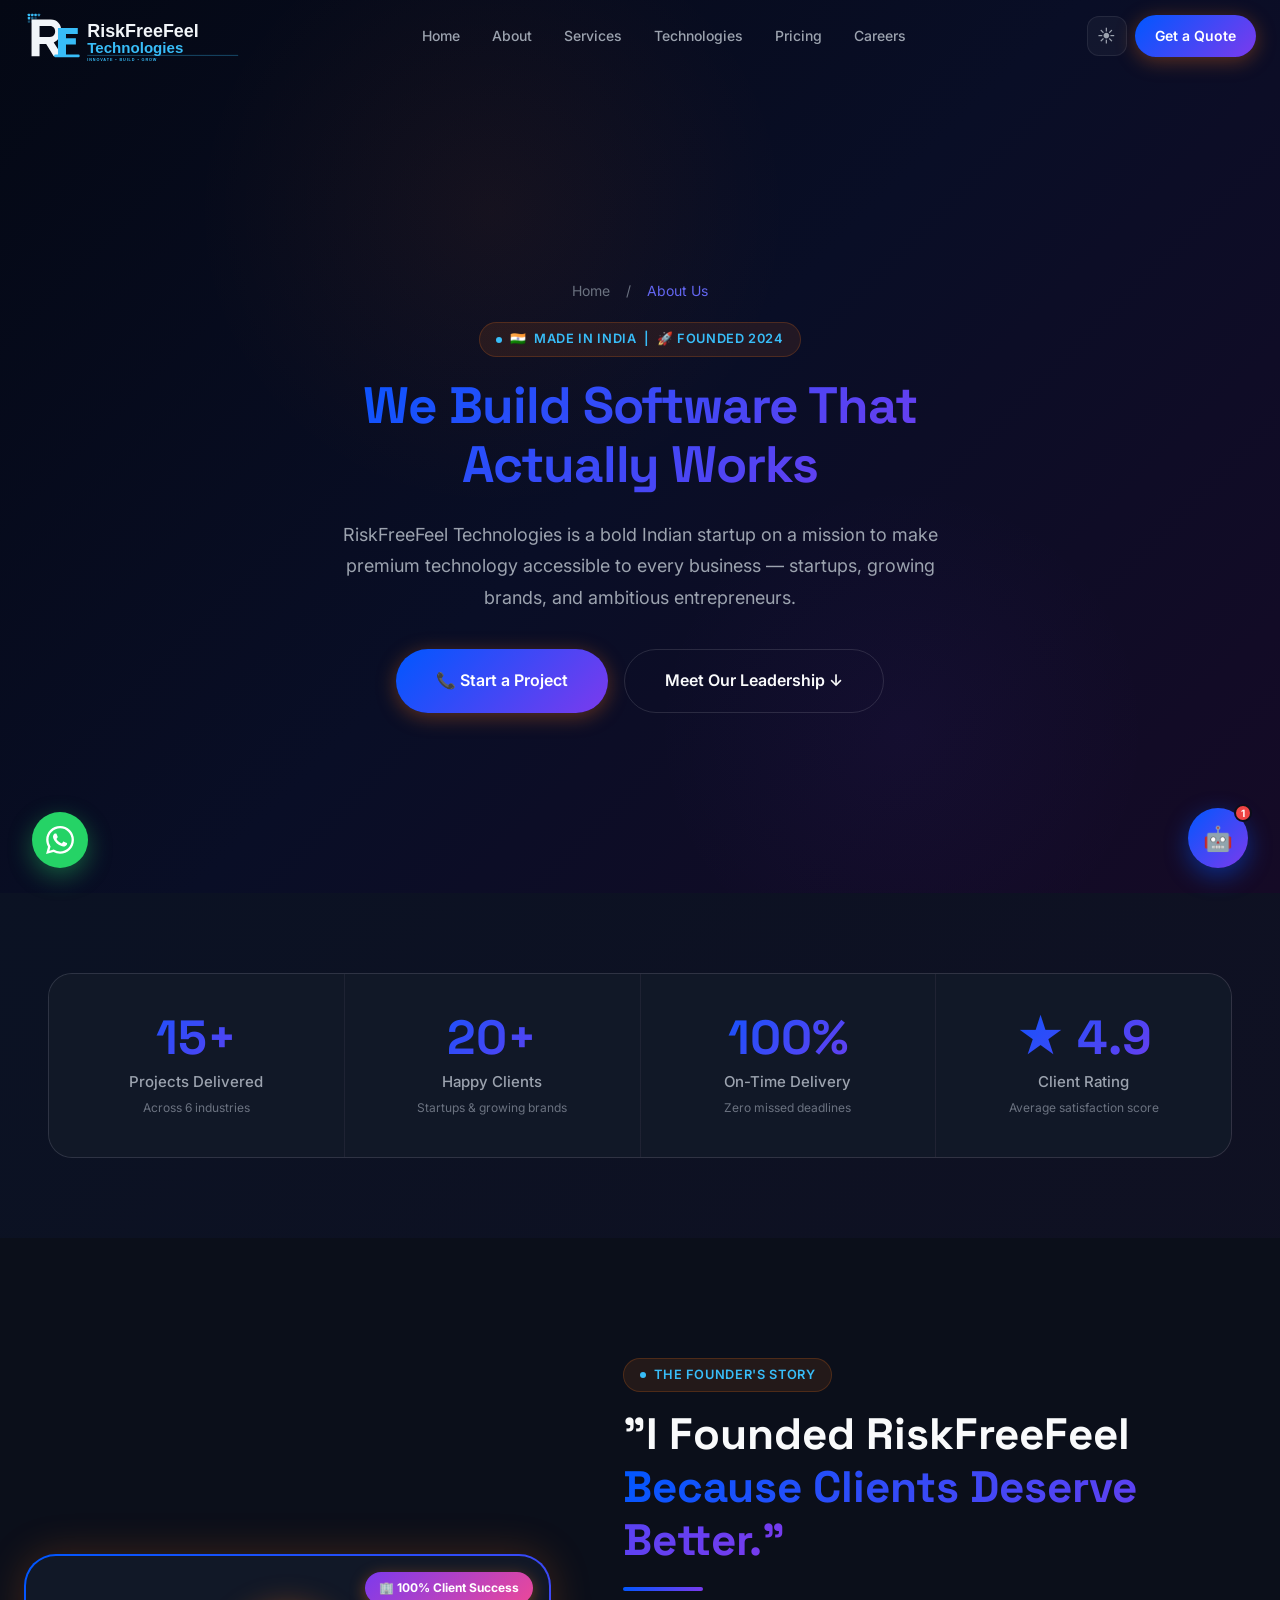
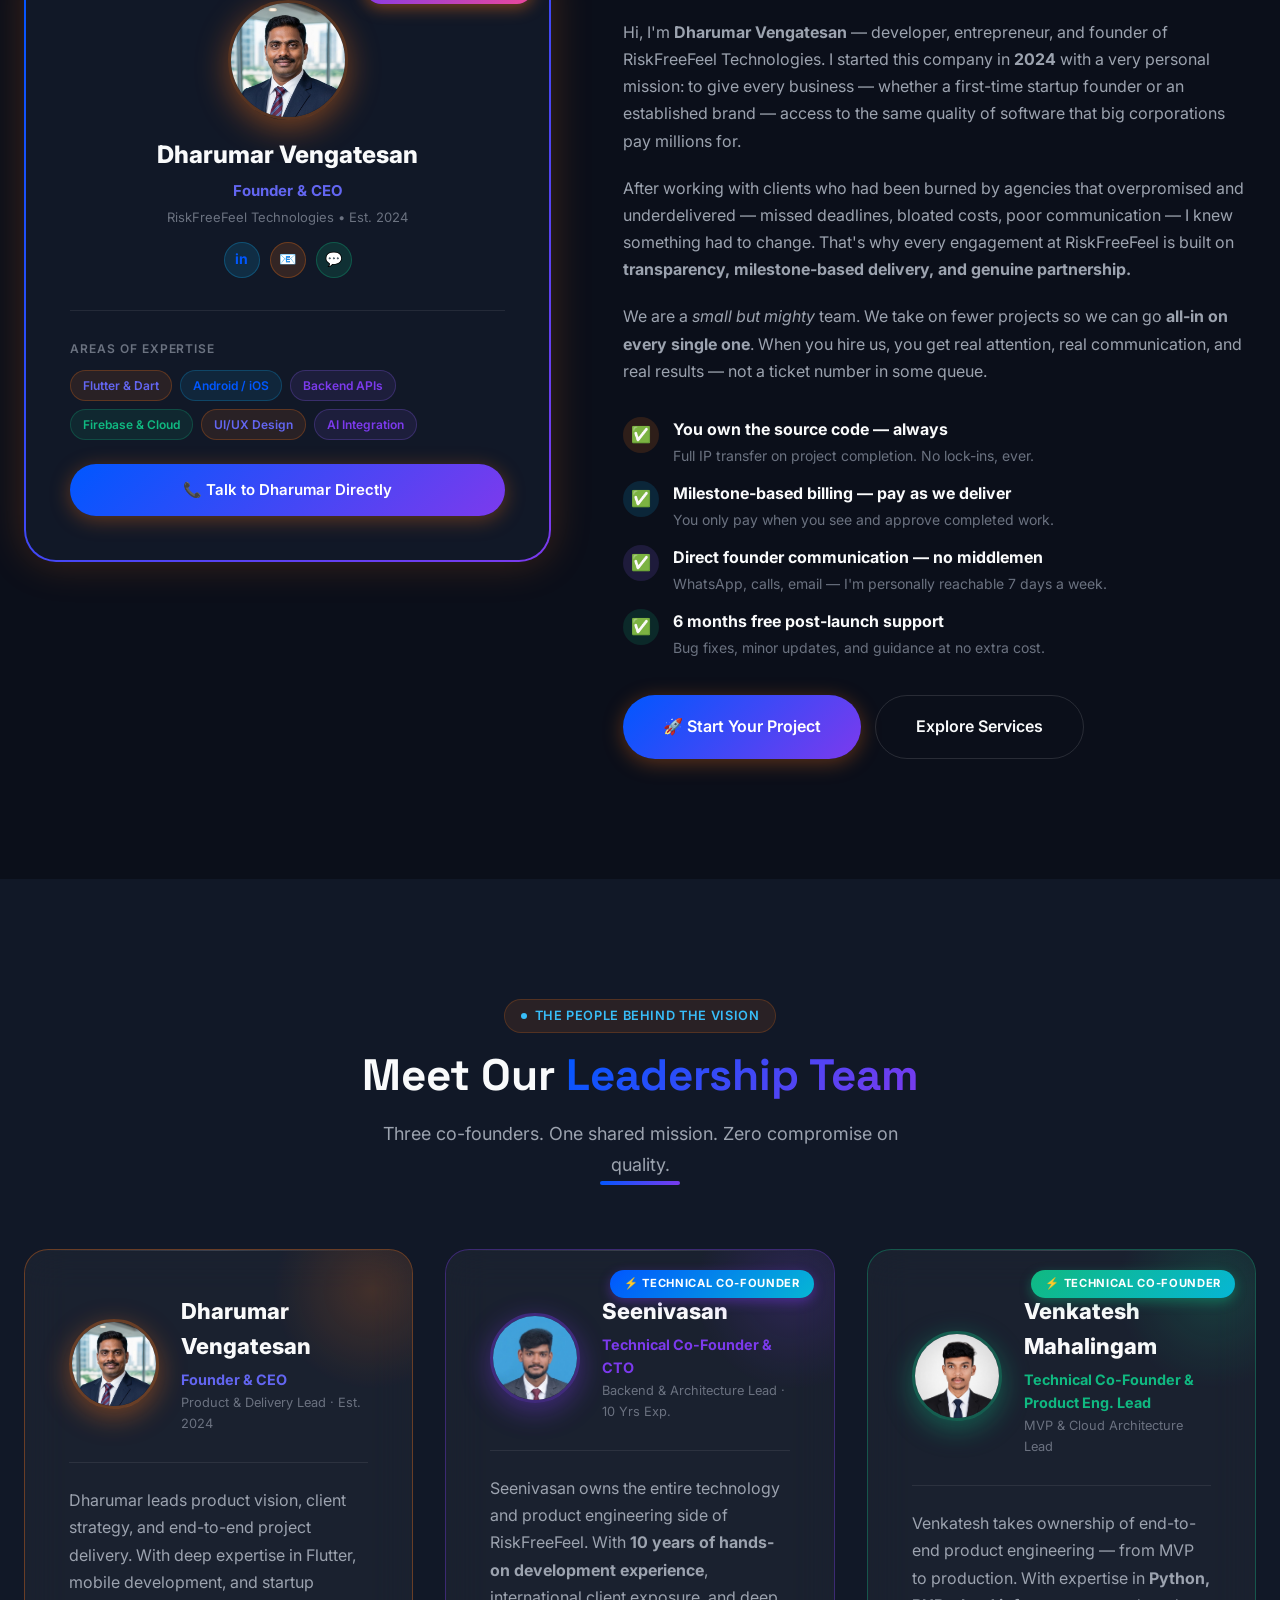
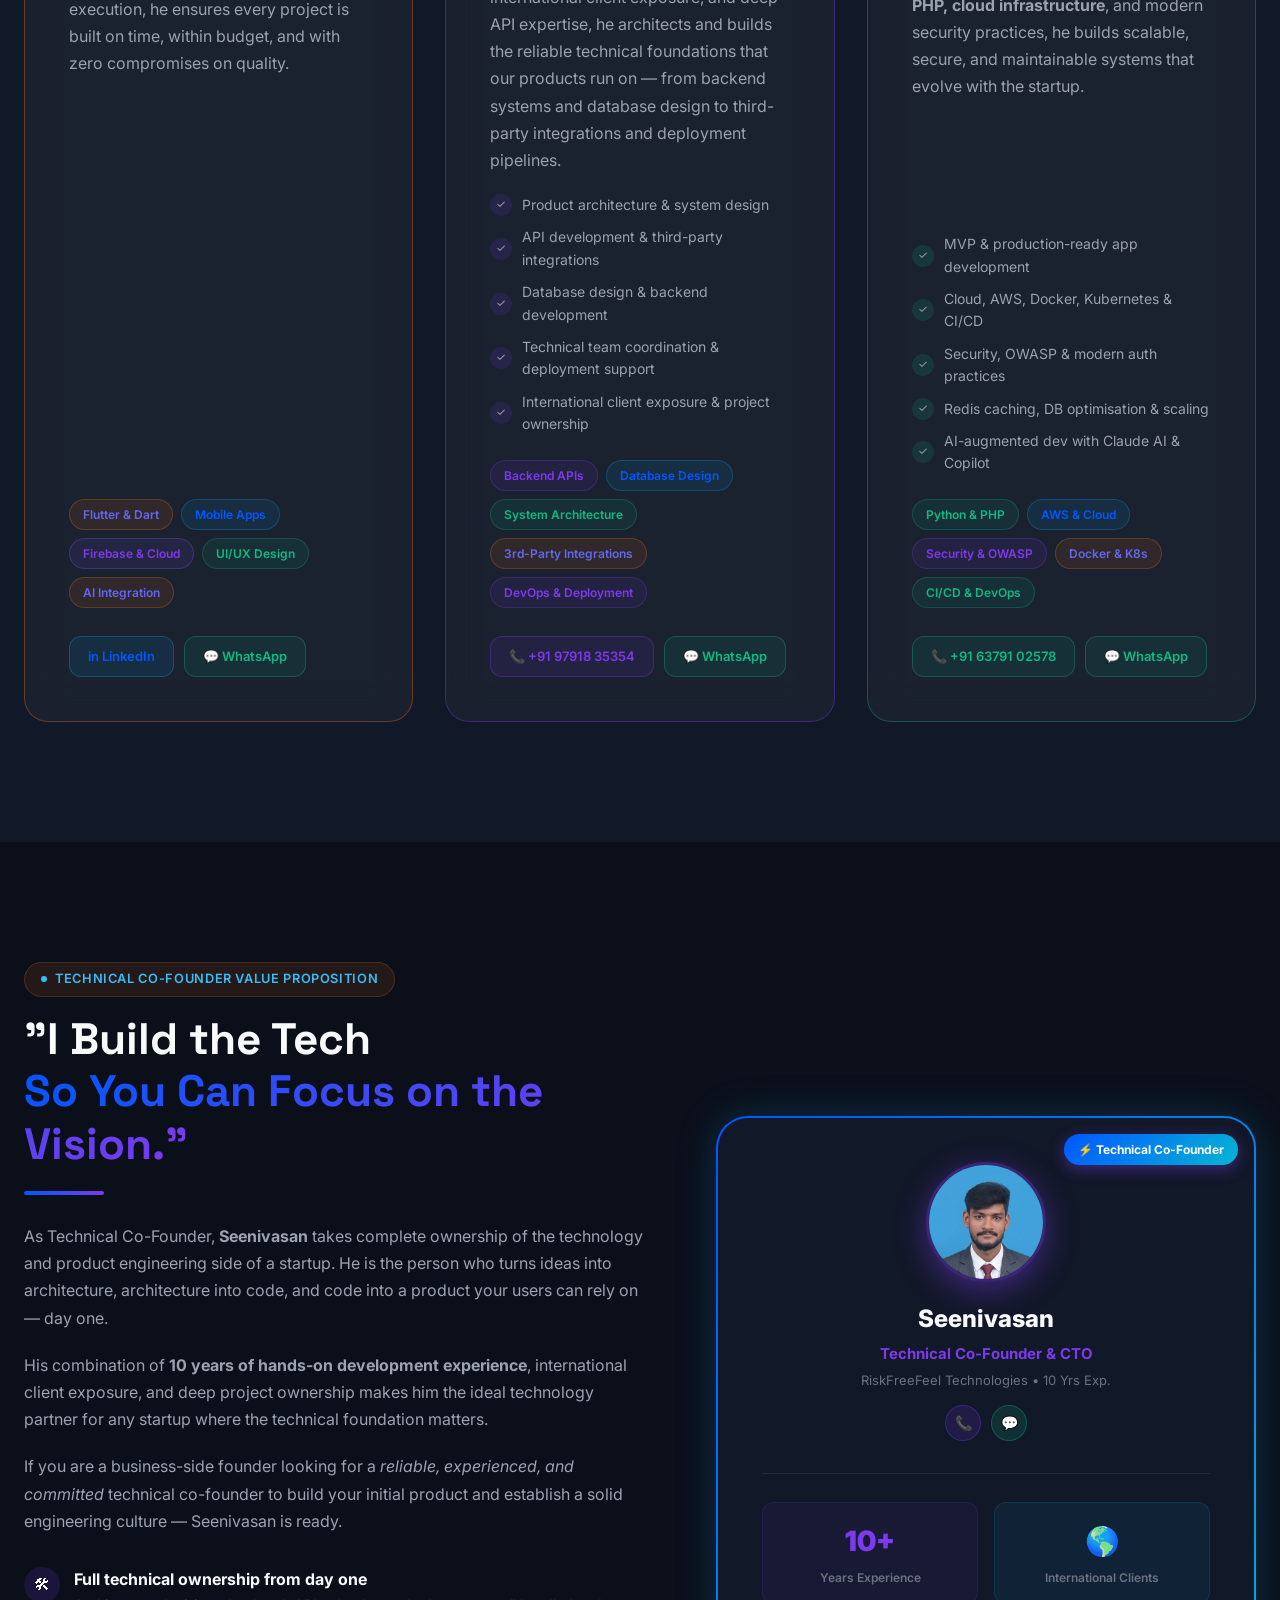
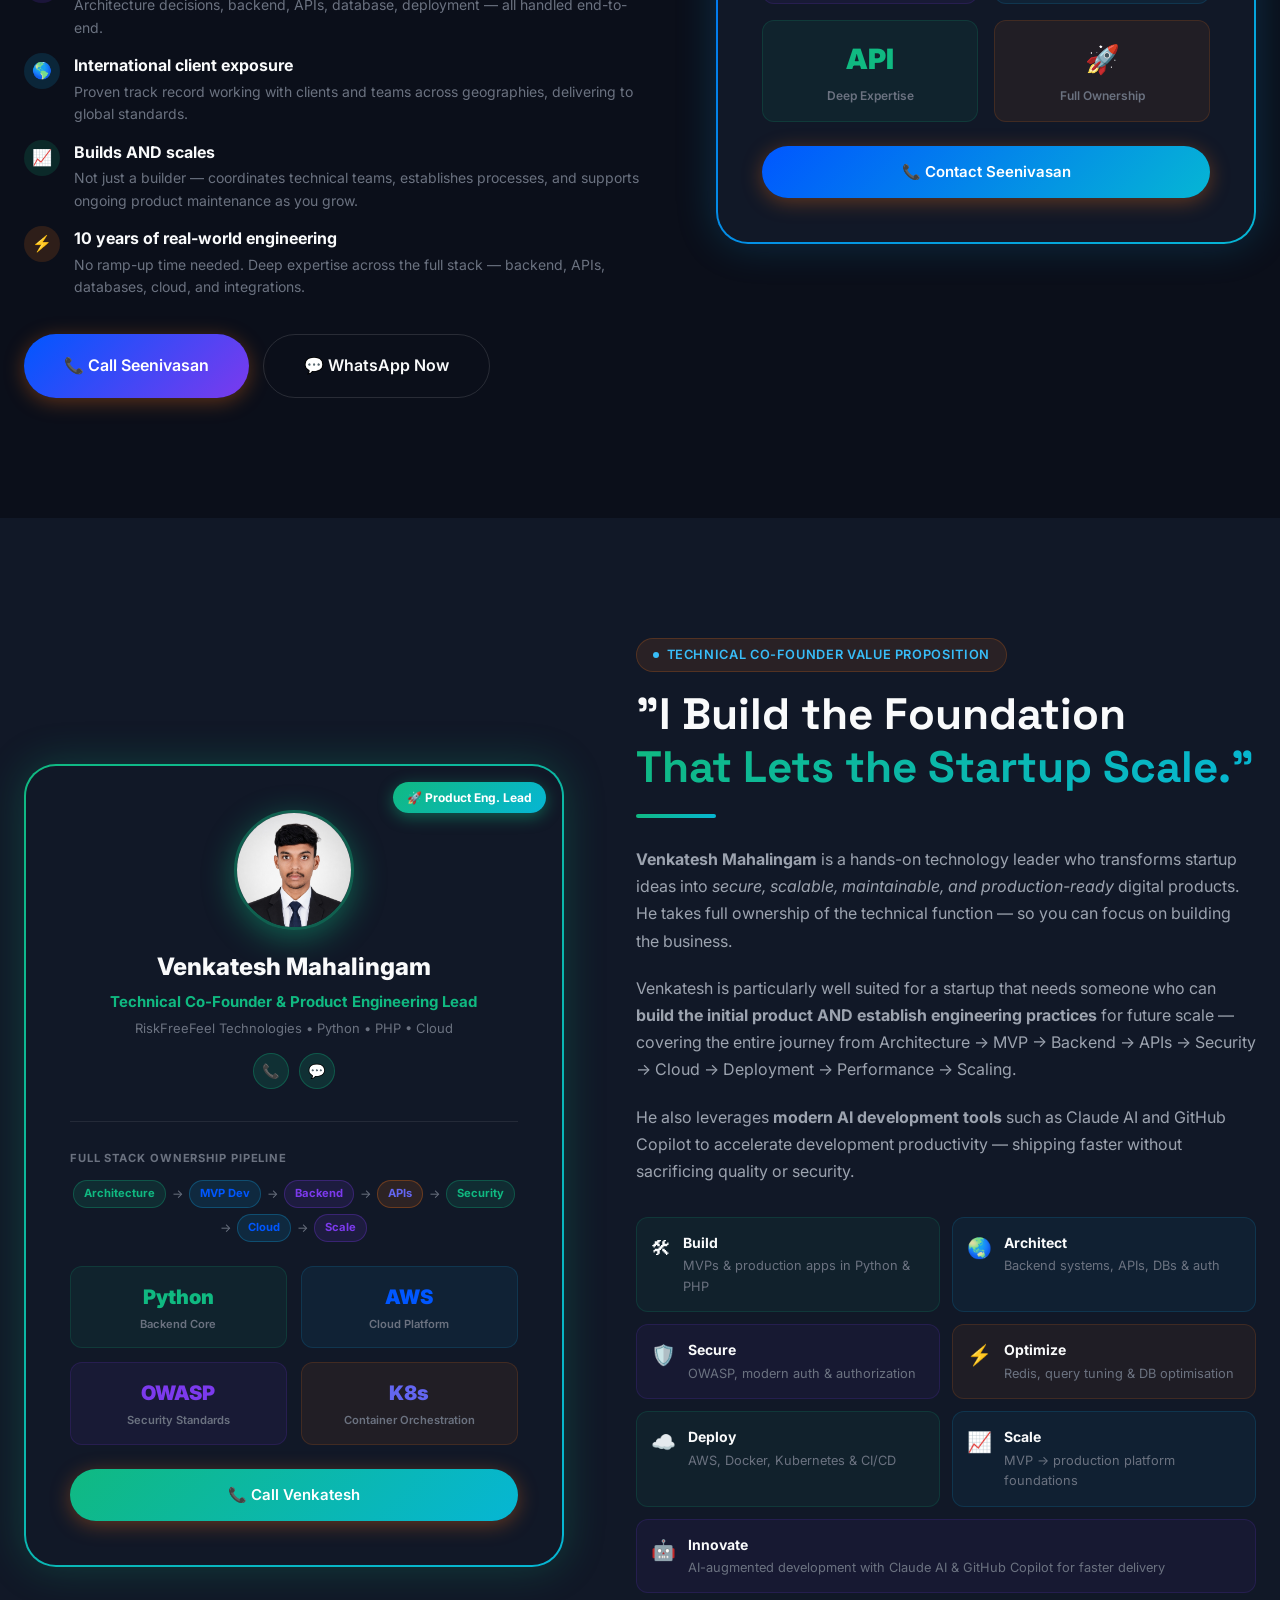
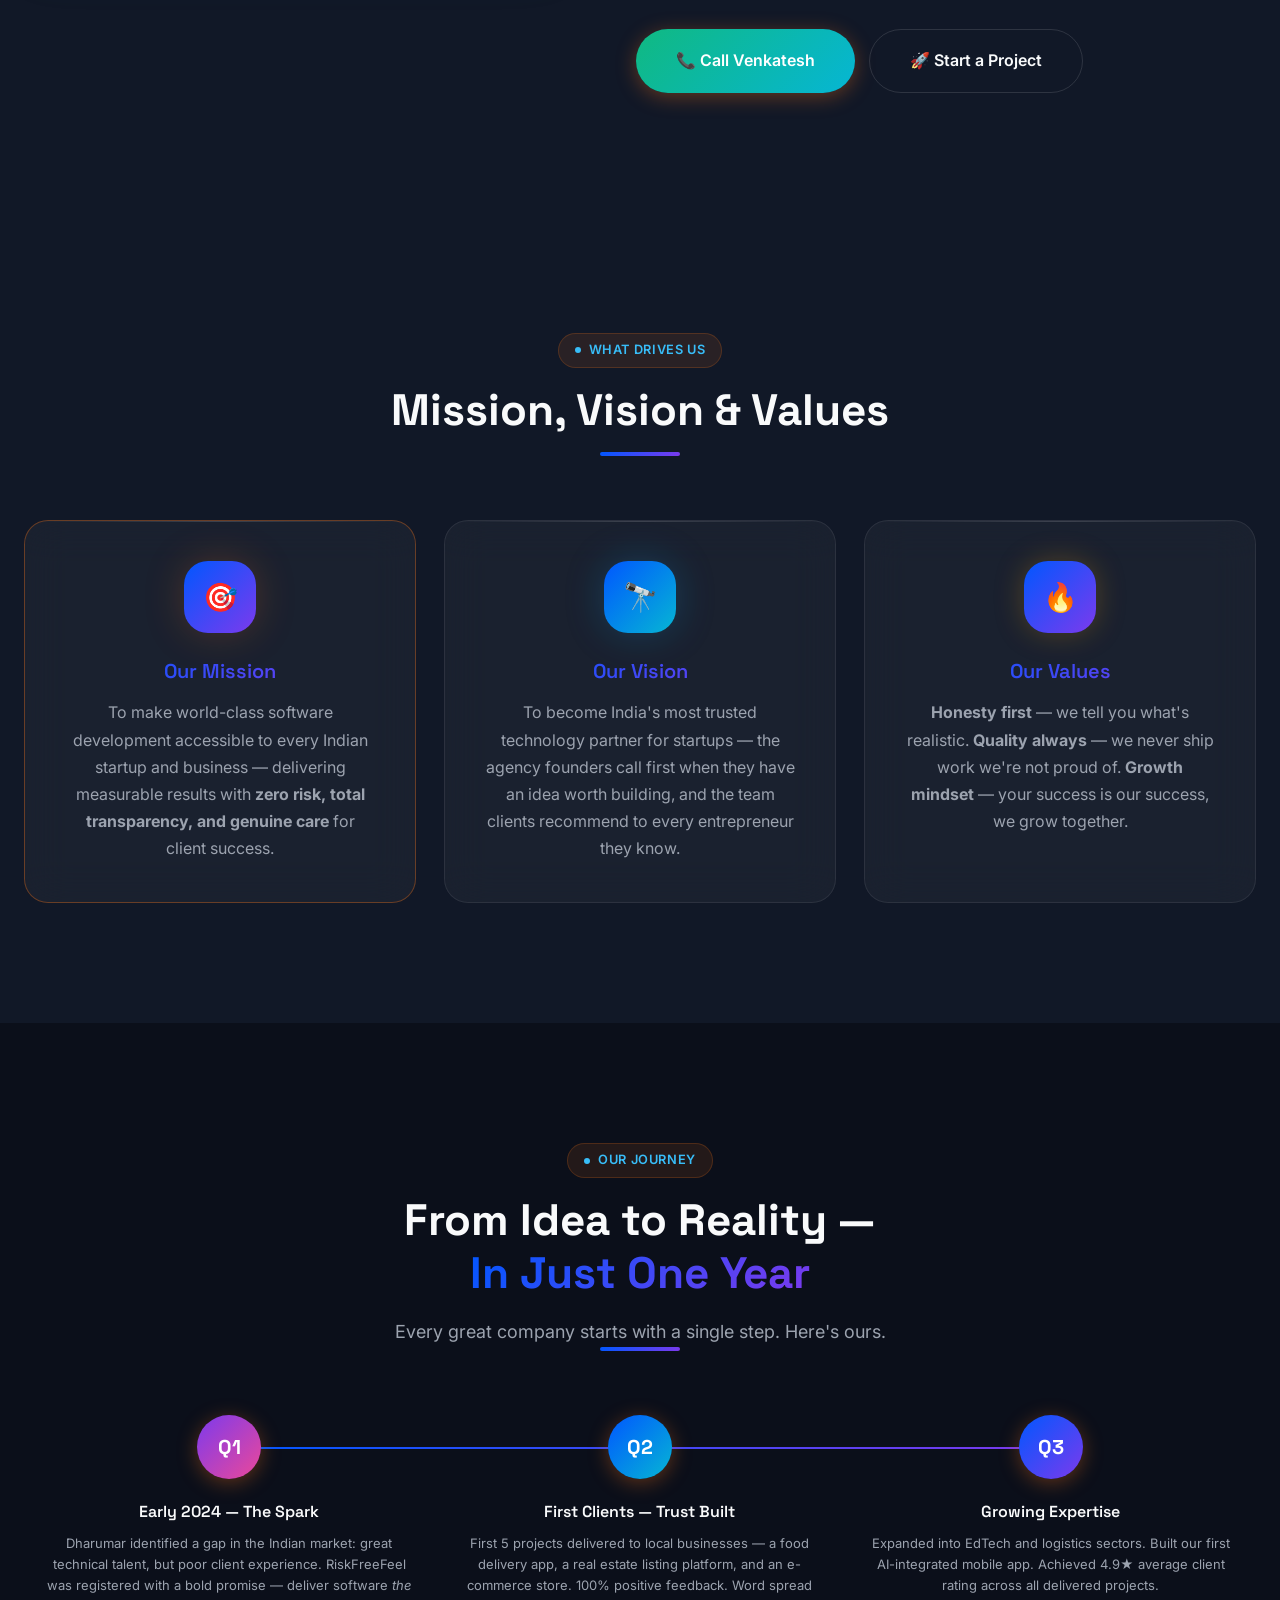
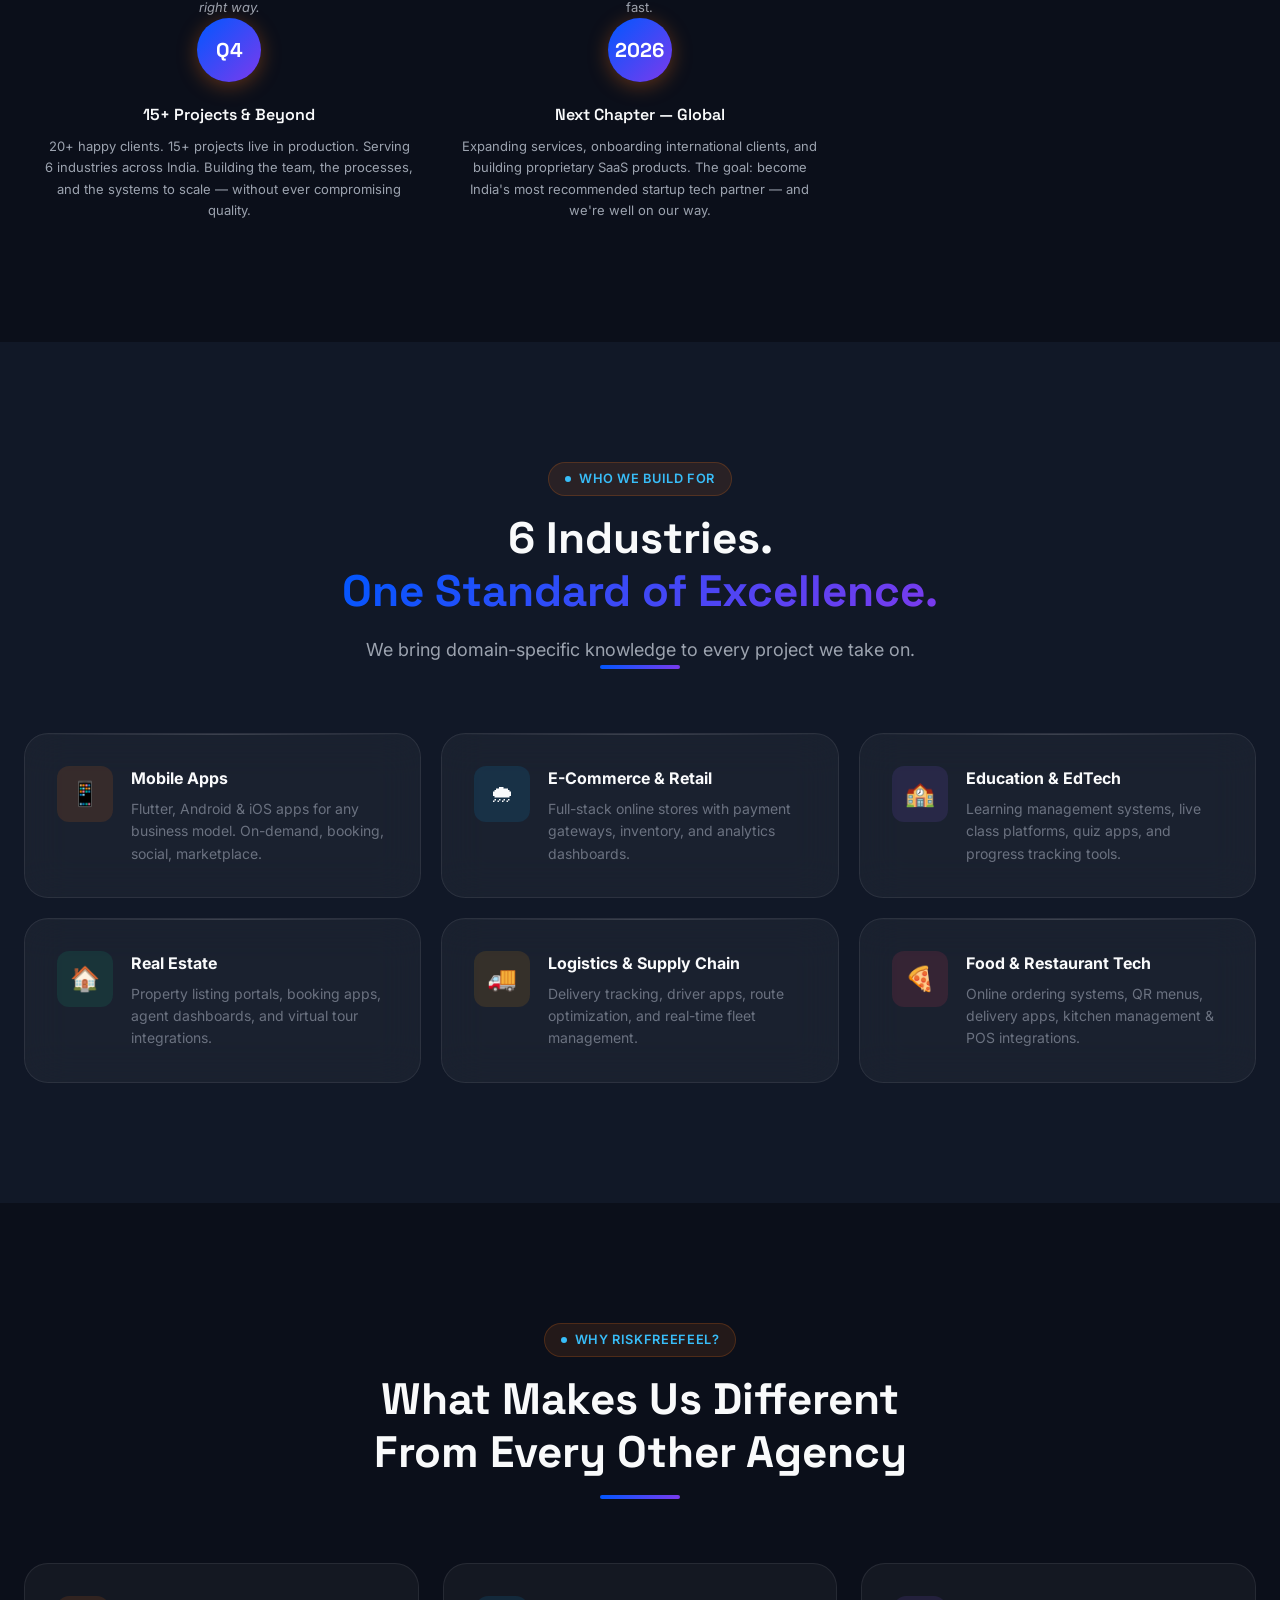
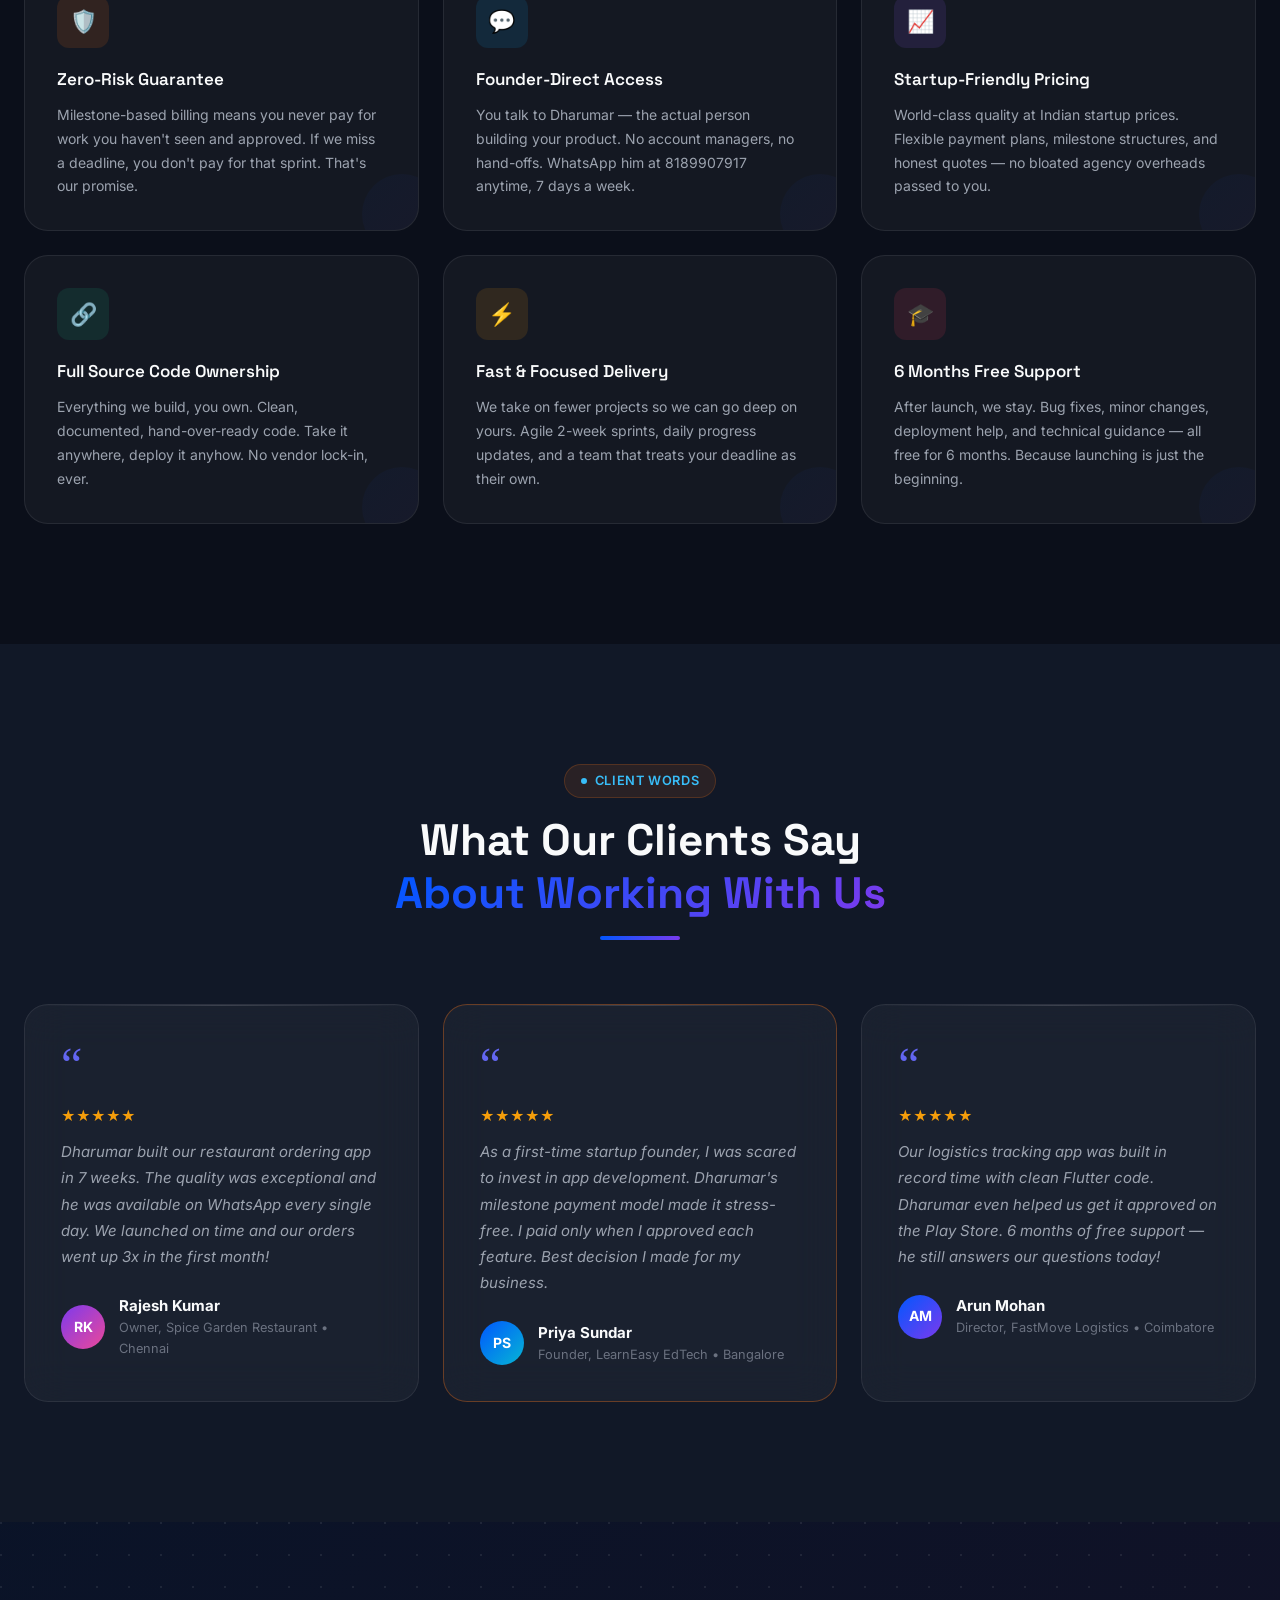
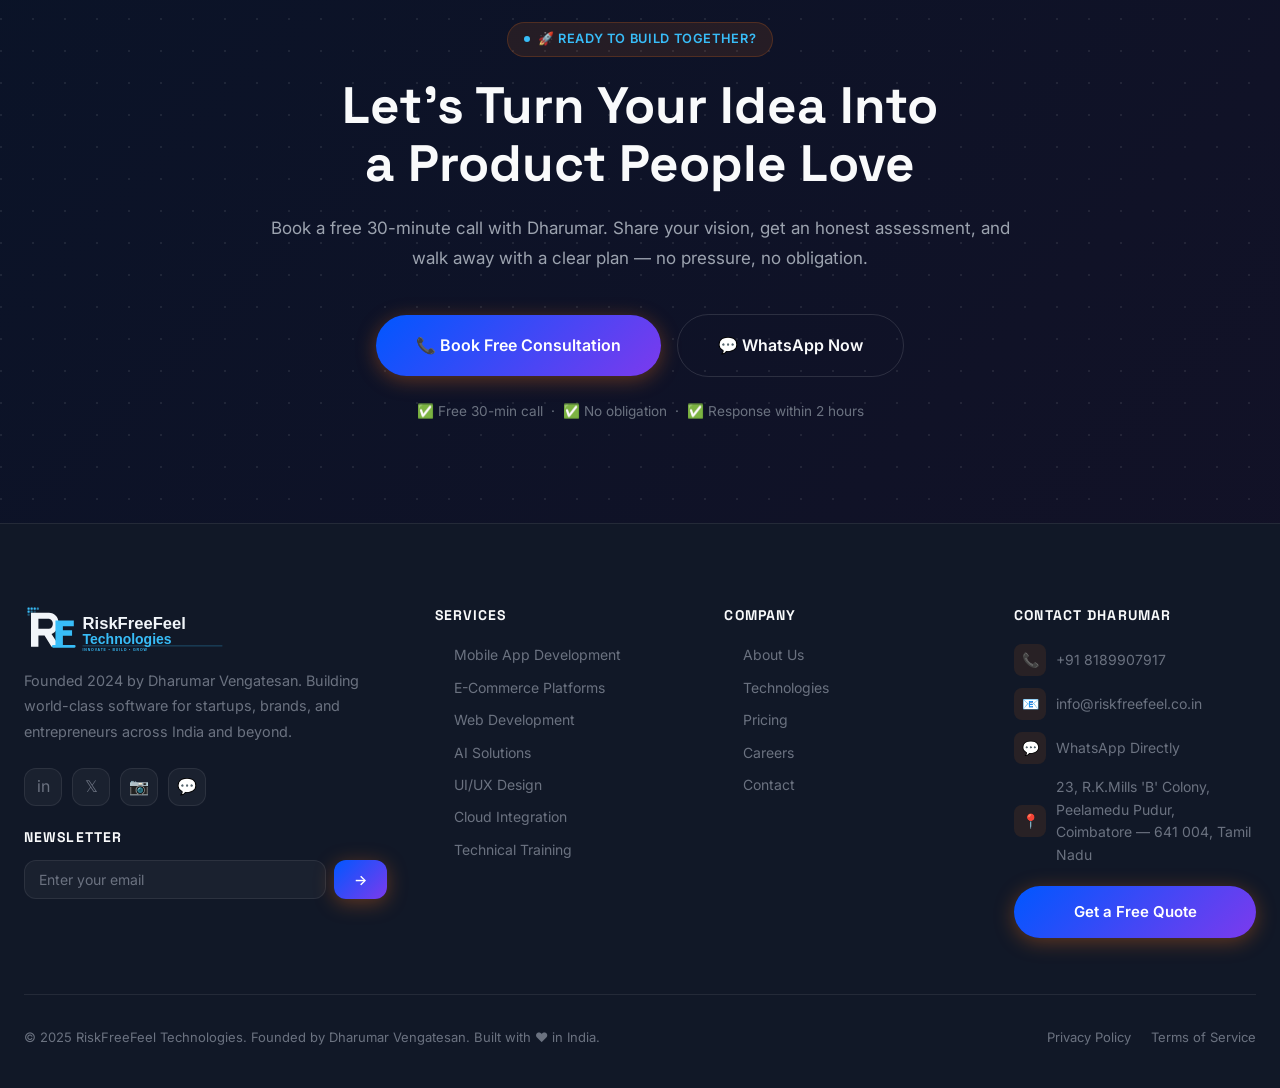
<file: pages/about.html>
<!DOCTYPE html>
<html lang="en-IN" data-theme="dark">
<head>
  <meta charset="UTF-8" />
  <meta name="viewport" content="width=device-width, initial-scale=1.0" />
  <meta http-equiv="X-UA-Compatible" content="IE=edge" />

  <!-- Primary SEO Meta Tags -->
  <title>About Us | RiskFreeFeel Technologies — Software Development Company</title>
  <meta name="description" content="Learn about RiskFreeFeel Technologies — founded in 2024 by Dharumar Vengatesan. We build world-class mobile apps, enterprise software, and AI solutions with zero hidden costs and on-time delivery." />
  <meta name="author" content="RiskFreeFeel Technologies" />
  <meta name="robots" content="index, follow" />
  <meta name="theme-color" content="#0057FF" />
  <link rel="canonical" href="https://www.riskfreefeel.co.in/pages/about.html" />

  <!-- Open Graph / Facebook -->
  <meta property="og:type" content="website" />
  <meta property="og:locale" content="en_IN" />
  <meta property="og:title" content="About Us | RiskFreeFeel Technologies" />
  <meta property="og:description" content="Founded in 2024 by Dharumar Vengatesan, RiskFreeFeel Technologies builds world-class mobile apps, enterprise software, and AI solutions. Solution without risk, success without stress." />
  <meta property="og:url" content="https://www.riskfreefeel.co.in/pages/about.html" />
  <meta property="og:site_name" content="RiskFreeFeel Technologies" />
  <meta property="og:image" content="https://www.riskfreefeel.co.in/assets/images/og-cover.jpg" />
  <meta property="og:image:width" content="1200" />
  <meta property="og:image:height" content="630" />
  <meta property="og:image:alt" content="RiskFreeFeel Technologies — About Us" />

  <!-- Twitter / X Card -->
  <meta name="twitter:card" content="summary_large_image" />
  <meta name="twitter:title" content="About Us | RiskFreeFeel Technologies" />
  <meta name="twitter:description" content="Founded in 2024, RiskFreeFeel Technologies builds world-class mobile apps, enterprise software, and AI solutions. Solution without risk, success without stress." />
  <meta name="twitter:image" content="https://www.riskfreefeel.co.in/assets/images/og-cover.jpg" />
  <meta name="twitter:image:alt" content="RiskFreeFeel Technologies — About Us" />

  <!-- Favicon & Brand Icons -->
  <link rel="icon" type="image/svg+xml" href="../assets/images/favicon.svg" />
  <link rel="shortcut icon" href="../favicon.svg" />
  <link rel="apple-touch-icon" sizes="180x180" href="../assets/images/favicon.svg" />
  <link rel="manifest" href="../site.webmanifest" />

  <!-- Google Fonts — preconnect for performance -->
  <link rel="preconnect" href="https://fonts.googleapis.com" />
  <link rel="preconnect" href="https://fonts.gstatic.com" crossorigin />
  <link rel="stylesheet" href="https://fonts.googleapis.com/css2?family=Space+Grotesk:wght@300;400;500;600;700&family=Inter:wght@300;400;500;600;700;800&family=JetBrains+Mono:wght@400;500&display=swap" />

  <!-- Stylesheets -->
  <link rel="stylesheet" href="../assets/css/globals.css" />
  <link rel="stylesheet" href="../assets/css/navbar.css" />
  <link rel="stylesheet" href="../assets/css/components.css" />
  <link rel="stylesheet" href="../assets/css/mobile.css" />

  <!-- Structured Data: BreadcrumbList -->
  <script type="application/ld+json">
  {
    "@context": "https://schema.org",
    "@type": "BreadcrumbList",
    "itemListElement": [
      {
        "@type": "ListItem",
        "position": 1,
        "name": "Home",
        "item": "https://www.riskfreefeel.co.in/"
      },
      {
        "@type": "ListItem",
        "position": 2,
        "name": "About Us",
        "item": "https://www.riskfreefeel.co.in/pages/about.html"
      }
    ]
  }
  </script>

  <!-- Structured Data: WebPage -->
  <script type="application/ld+json">
  {
    "@context": "https://schema.org",
    "@type": "AboutPage",
    "name": "About RiskFreeFeel Technologies",
    "description": "Learn about RiskFreeFeel Technologies — founded in 2024 by Dharumar Vengatesan. We build world-class mobile apps, enterprise software, and AI solutions.",
    "url": "https://www.riskfreefeel.co.in/pages/about.html",
    "isPartOf": { "@type": "WebSite", "url": "https://www.riskfreefeel.co.in" },
    "about": {
      "@type": "Organization",
      "name": "RiskFreeFeel Technologies",
      "url": "https://www.riskfreefeel.co.in",
      "foundingDate": "2024",
      "founder": {
        "@type": "Person",
        "name": "Dharumar Vengatesan",
        "jobTitle": "Founder & CEO"
      }
    },
    "dateModified": "2026-08-13"
  }
  </script>
  <link rel="apple-touch-icon" sizes="180x180" href="/assets/images/og-cover.jpg" />
</head>
<body>

<div class="scroll-progress" id="scroll-progress"></div>

<!-- == NAVBAR ================================================ -->
<nav class="navbar" id="navbar" role="navigation" aria-label="Main navigation">
  <div class="navbar-inner">
    <a href="../index.html" class="navbar-logo" style="padding:4px 0;">
      <img src="../assets/images/logo-dark.svg" alt="RiskFreeFeel Technologies" height="52" style="height:52px;width:auto;display:block;" />
    </a>
    <ul class="navbar-links" role="list">
      <li><a href="../index.html" class="navbar-link">Home</a></li>
      <li><a href="about.html" class="navbar-link active">About</a></li>
      <li><a href="services.html" class="navbar-link">Services</a></li>
      <li><a href="technologies.html" class="navbar-link">Technologies</a></li>
      <li><a href="pricing.html" class="navbar-link">Pricing</a></li>
      <li><a href="careers.html" class="navbar-link">Careers</a></li>
    </ul>
    <div class="navbar-right">
      <button class="theme-toggle" id="theme-toggle" aria-label="Toggle theme"><span class="theme-icon">&#9728;&#65039;</span></button>
      <a href="contact.html" class="btn btn-primary btn-sm">Get a Quote</a>
      <button class="hamburger" id="hamburger" aria-label="Toggle menu">
        <span class="hamburger-bar"></span><span class="hamburger-bar"></span><span class="hamburger-bar"></span>
      </button>
    </div>
  </div>
</nav>

<div class="mobile-menu" id="mobile-menu">
  <ul class="mobile-menu-links">
    <li><a href="../index.html" class="mobile-menu-link">&#127968; Home</a></li>
    <li><a href="about.html" class="mobile-menu-link active">&#8505;&#65039; About Us</a></li>
    <li><a href="services.html" class="mobile-menu-link">&#9881;&#65039; Services</a></li>
    <li><a href="technologies.html" class="mobile-menu-link">&#128187; Technologies</a></li>
    <li><a href="pricing.html" class="mobile-menu-link">&#128176; Pricing</a></li>
    <li><a href="careers.html" class="mobile-menu-link">&#128200; Careers</a></li>
    <li><a href="contact.html" class="mobile-menu-link">&#128222; Contact</a></li>
  </ul>
  <div class="mobile-menu-cta"><a href="contact.html" class="btn btn-primary" style="width:100%;justify-content:center;">Get a Free Quote</a></div>
</div>

<!-- -.--.--.--.--.--.--.--.--.--.--.--.--.--.--.--.--.--.--.--.--.--.--.--.--.--.--.--.--.--.--.--.--.--.--.--.--.--.--.--.--.--.--.--.--.--.--.--.--.--.--.--.--.--.--.--.--.--.-
     HERO &mdash; Page Header
-.--.--.--.--.--.--.--.--.--.--.--.--.--.--.--.--.--.--.--.--.--.--.--.--.--.--.--.--.--.--.--.--.--.--.--.--.--.--.--.--.--.--.--.--.--.--.--.--.--.--.--.--.--.--.--.--.--.- -->
<section class="page-hero" style="min-height:480px;display:flex;align-items:center;position:relative;overflow:hidden;">
  <div class="hero-bg-gradient" style="opacity:0.6;" aria-hidden="true"></div>
  <div class="hero-orb-1" style="opacity:0.4;" aria-hidden="true"></div>
  <div class="hero-orb-2" style="opacity:0.4;" aria-hidden="true"></div>

  <div class="page-hero-inner" style="position:relative;z-index:1;text-align:center;width:100%;padding:120px 24px 80px;">
    <div class="page-hero-breadcrumb" style="margin-bottom:20px;">
      <a href="../index.html" style="color:var(--text-muted);">Home</a>
      <span style="color:var(--text-muted);margin:0 8px;">/</span>
      <span style="color:var(--brand-orange);">About Us</span>
    </div>

    <div class="section-label" style="margin:0 auto 20px;display:inline-flex;">
      &#127470;&#127475;&nbsp; Made in India &nbsp;|&nbsp; &#128640; Founded 2024
    </div>

    <h1 class="display-lg gradient-text" style="margin-bottom:24px;">
      We Build Software That<br/>Actually Works
    </h1>

    <p class="body-lg" style="max-width:640px;margin:0 auto 36px;">
      RiskFreeFeel Technologies is a bold Indian startup on a mission to make premium technology accessible to every business &mdash; startups, growing brands, and ambitious entrepreneurs.
    </p>

    <div style="display:flex;justify-content:center;gap:16px;flex-wrap:wrap;">
      <a href="contact.html" class="btn btn-primary btn-lg">&#128222; Start a Project</a>
      <a href="#team" class="btn btn-outline btn-lg">Meet Our Leadership &#8595;</a>
    </div>
  </div>
</section>

<!-- -.--.--.--.--.--.--.--.--.--.--.--.--.--.--.--.--.--.--.--.--.--.--.--.--.--.--.--.--.--.--.--.--.--.--.--.--.--.--.--.--.--.--.--.--.--.--.--.--.--.--.--.--.--.--.--.--.--.-
     QUICK STATS BAR
-.--.--.--.--.--.--.--.--.--.--.--.--.--.--.--.--.--.--.--.--.--.--.--.--.--.--.--.--.--.--.--.--.--.--.--.--.--.--.--.--.--.--.--.--.--.--.--.--.--.--.--.--.--.--.--.--.--.- -->
<section class="stats-section" aria-label="Company quick stats">
  <div class="container">
    <div class="stats-grid">
      <div class="stat-item reveal">
        <div class="stat-number" data-counter data-target="15" data-suffix="+">15+</div>
        <div class="stat-label">Projects Delivered</div>
        <div class="stat-sub">Across 6 industries</div>
      </div>
      <div class="stat-item reveal delay-100">
        <div class="stat-number" data-counter data-target="20" data-suffix="+">20+</div>
        <div class="stat-label">Happy Clients</div>
        <div class="stat-sub">Startups &amp; growing brands</div>
      </div>
      <div class="stat-item reveal delay-200">
        <div class="stat-number">100%</div>
        <div class="stat-label">On-Time Delivery</div>
        <div class="stat-sub">Zero missed deadlines</div>
      </div>
      <div class="stat-item reveal delay-300">
        <div class="stat-number">&#9733; 4.9</div>
        <div class="stat-label">Client Rating</div>
        <div class="stat-sub">Average satisfaction score</div>
      </div>
    </div>
  </div>
</section>

<!-- -.--.--.--.--.--.--.--.--.--.--.--.--.--.--.--.--.--.--.--.--.--.--.--.--.--.--.--.--.--.--.--.--.--.--.--.--.--.--.--.--.--.--.--.--.--.--.--.--.--.--.--.--.--.--.--.--.--.-
     FOUNDER SECTION
-.--.--.--.--.--.--.--.--.--.--.--.--.--.--.--.--.--.--.--.--.--.--.--.--.--.--.--.--.--.--.--.--.--.--.--.--.--.--.--.--.--.--.--.--.--.--.--.--.--.--.--.--.--.--.--.--.--.- -->
<section class="section" id="founder" aria-labelledby="founder-heading">
  <div class="container">
    <div style="display:grid;grid-template-columns:1fr 1.2fr;gap:72px;align-items:center;" class="reveal">

      <!-- Founder Card -->
      <div style="position:relative;" class="reveal-left">
        <div style="background:var(--gradient-primary);border-radius:var(--radius-2xl);padding:2px;box-shadow:var(--shadow-glow);">
          <div style="background:var(--bg-secondary);border-radius:calc(var(--radius-2xl) - 2px);padding:44px;position:relative;">
            <!-- Badge at top right inside card -->
            <div style="
              position:absolute;top:16px;right:16px;z-index:5;
              background:var(--gradient-warm);color:#fff;
              border-radius:var(--radius-full);padding:6px 14px;
              font-size:0.75rem;font-weight:700;
              box-shadow:0 4px 16px rgba(249,115,22,0.45);
              white-space:nowrap;
            ">&#127970; 100% Client Success</div>

            <!-- Avatar + Name -->
            <div style="display:flex;flex-direction:column;align-items:center;text-align:center;margin-bottom:32px;">
              <div style="width:120px;height:120px;border-radius:50%;overflow:hidden;margin-bottom:16px;box-shadow:0 8px 32px rgba(249,115,22,0.45);border:3px solid rgba(249,115,22,0.3);flex-shrink:0;">
                <img src="../assets/images/dharumar-founder.jpg" alt="Dharumar Vengatesan &mdash; Founder &amp; CEO, RiskFreeFeel Technologies" style="width:100%;height:100%;object-fit:cover;object-position:center top;" loading="lazy" loading="lazy" />
              </div>
              <h2 style="font-size:1.5rem;font-weight:800;color:var(--text-primary);margin-bottom:4px;" id="founder-heading">Dharumar Vengatesan</h2>
              <div style="font-size:0.9375rem;font-weight:700;color:var(--brand-orange);margin-bottom:4px;">Founder &amp; CEO</div>
              <div style="font-size:0.8125rem;color:var(--text-muted);">RiskFreeFeel Technologies &bull; Est. 2024</div>

              <!-- Social links -->
              <div style="display:flex;gap:10px;margin-top:14px;">
                <a href="https://www.linkedin.com/in/dharumar-vengatesan" target="_blank" rel="noopener"
                   style="width:36px;height:36px;border-radius:50%;background:rgba(14,165,233,0.15);border:1px solid rgba(14,165,233,0.3);display:flex;align-items:center;justify-content:center;color:var(--brand-blue);font-size:0.875rem;font-weight:700;text-decoration:none;">in</a>
                <a href="mailto:info@riskfreefeel.co.in"
                   style="width:36px;height:36px;border-radius:50%;background:rgba(249,115,22,0.15);border:1px solid rgba(249,115,22,0.3);display:flex;align-items:center;justify-content:center;color:var(--brand-orange);font-size:0.875rem;font-weight:700;text-decoration:none;">&#128231;</a>
                <a href="https://wa.me/918189907917" target="_blank" rel="noopener"
                   style="width:36px;height:36px;border-radius:50%;background:rgba(16,185,129,0.15);border:1px solid rgba(16,185,129,0.3);display:flex;align-items:center;justify-content:center;color:#10B981;font-size:0.875rem;font-weight:700;text-decoration:none;">&#128172;</a>
              </div>
            </div>

            <!-- Divider -->
            <div style="height:1px;background:var(--border-color);margin-bottom:28px;"></div>

            <!-- Expertise tags -->
            <div style="margin-bottom:24px;">
              <div style="font-size:0.75rem;color:var(--text-muted);font-weight:600;letter-spacing:0.08em;text-transform:uppercase;margin-bottom:12px;">Areas of Expertise</div>
              <div style="display:flex;flex-wrap:wrap;gap:8px;">
                <span style="padding:5px 12px;background:rgba(249,115,22,0.1);border:1px solid rgba(249,115,22,0.25);border-radius:20px;font-size:0.75rem;font-weight:600;color:var(--brand-orange);">Flutter &amp; Dart</span>
                <span style="padding:5px 12px;background:rgba(14,165,233,0.1);border:1px solid rgba(14,165,233,0.25);border-radius:20px;font-size:0.75rem;font-weight:600;color:var(--brand-blue);">Android / iOS</span>
                <span style="padding:5px 12px;background:rgba(139,92,246,0.1);border:1px solid rgba(139,92,246,0.25);border-radius:20px;font-size:0.75rem;font-weight:600;color:var(--brand-violet);">Backend APIs</span>
                <span style="padding:5px 12px;background:rgba(16,185,129,0.1);border:1px solid rgba(16,185,129,0.25);border-radius:20px;font-size:0.75rem;font-weight:600;color:#10B981;">Firebase &amp; Cloud</span>
                <span style="padding:5px 12px;background:rgba(249,115,22,0.1);border:1px solid rgba(249,115,22,0.25);border-radius:20px;font-size:0.75rem;font-weight:600;color:var(--brand-orange);">UI/UX Design</span>
                <span style="padding:5px 12px;background:rgba(139,92,246,0.1);border:1px solid rgba(139,92,246,0.25);border-radius:20px;font-size:0.75rem;font-weight:600;color:var(--brand-violet);">AI Integration</span>
              </div>
            </div>

            <!-- Contact CTA -->
            <a href="contact.html" class="btn btn-primary" style="width:100%;justify-content:center;">
              &#128222; Talk to Dharumar Directly
            </a>
          </div>
        </div>
      </div>

      <!-- Story Text -->
      <div class="reveal-right">
        <div class="section-label" style="margin-bottom:16px;">The Founder's Story</div>
        <h2 class="section-title" style="text-align:left;margin-bottom:0;">
          "I Founded RiskFreeFeel<br/>
          <span class="gradient-text">Because Clients Deserve Better."</span>
        </h2>
        <div class="gradient-separator" style="margin:20px 0 28px;"></div>

        <p class="body-md" style="margin-bottom:20px;">
          Hi, I'm <strong>Dharumar Vengatesan</strong> &mdash; developer, entrepreneur, and founder of RiskFreeFeel Technologies. I started this company in <strong>2024</strong> with a very personal mission: to give every business &mdash; whether a first-time startup founder or an established brand &mdash; access to the same quality of software that big corporations pay millions for.
        </p>

        <p class="body-md" style="margin-bottom:20px;">
          After working with clients who had been burned by agencies that overpromised and underdelivered &mdash; missed deadlines, bloated costs, poor communication &mdash; I knew something had to change. That's why every engagement at RiskFreeFeel is built on <strong>transparency, milestone-based delivery, and genuine partnership.</strong>
        </p>

        <p class="body-md" style="margin-bottom:32px;">
          We are a <em>small but mighty</em> team. We take on fewer projects so we can go <strong>all-in on every single one</strong>. When you hire us, you get real attention, real communication, and real results &mdash; not a ticket number in some queue.
        </p>

        <!-- Promise list -->
        <div style="display:flex;flex-direction:column;gap:14px;margin-bottom:36px;">
          <div style="display:flex;align-items:flex-start;gap:14px;">
            <div style="width:36px;height:36px;border-radius:50%;background:rgba(249,115,22,0.15);display:flex;align-items:center;justify-content:center;font-size:1rem;flex-shrink:0;">&#9989;</div>
            <div>
              <div style="font-weight:700;color:var(--text-primary);margin-bottom:2px;">You own the source code &mdash; always</div>
              <div style="font-size:0.875rem;color:var(--text-muted);">Full IP transfer on project completion. No lock-ins, ever.</div>
            </div>
          </div>
          <div style="display:flex;align-items:flex-start;gap:14px;">
            <div style="width:36px;height:36px;border-radius:50%;background:rgba(14,165,233,0.15);display:flex;align-items:center;justify-content:center;font-size:1rem;flex-shrink:0;">&#9989;</div>
            <div>
              <div style="font-weight:700;color:var(--text-primary);margin-bottom:2px;">Milestone-based billing &mdash; pay as we deliver</div>
              <div style="font-size:0.875rem;color:var(--text-muted);">You only pay when you see and approve completed work.</div>
            </div>
          </div>
          <div style="display:flex;align-items:flex-start;gap:14px;">
            <div style="width:36px;height:36px;border-radius:50%;background:rgba(139,92,246,0.15);display:flex;align-items:center;justify-content:center;font-size:1rem;flex-shrink:0;">&#9989;</div>
            <div>
              <div style="font-weight:700;color:var(--text-primary);margin-bottom:2px;">Direct founder communication &mdash; no middlemen</div>
              <div style="font-size:0.875rem;color:var(--text-muted);">WhatsApp, calls, email &mdash; I'm personally reachable 7 days a week.</div>
            </div>
          </div>
          <div style="display:flex;align-items:flex-start;gap:14px;">
            <div style="width:36px;height:36px;border-radius:50%;background:rgba(16,185,129,0.15);display:flex;align-items:center;justify-content:center;font-size:1rem;flex-shrink:0;">&#9989;</div>
            <div>
              <div style="font-weight:700;color:var(--text-primary);margin-bottom:2px;">6 months free post-launch support</div>
              <div style="font-size:0.875rem;color:var(--text-muted);">Bug fixes, minor updates, and guidance at no extra cost.</div>
            </div>
          </div>
        </div>

        <div style="display:flex;gap:14px;flex-wrap:wrap;">
          <a href="contact.html" class="btn btn-primary btn-lg">&#128640; Start Your Project</a>
          <a href="services.html" class="btn btn-outline btn-lg">Explore Services</a>
        </div>
      </div>
    </div>
  </div>
</section>

<!-- -.--.--.--.--.--.--.--.--.--.--.--.--.--.--.--.--.--.--.--.--.--.--.--.--.--.--.--.--.--.--.--.--.--.--.--.--.--.--.--.--.--.--.--.--.--.--.--.--.--.--.--.--.--.--.--.--.--.-
     LEADERSHIP TEAM &mdash; MEET THE FOUNDERS
-.--.--.--.--.--.--.--.--.--.--.--.--.--.--.--.--.--.--.--.--.--.--.--.--.--.--.--.--.--.--.--.--.--.--.--.--.--.--.--.--.--.--.--.--.--.--.--.--.--.--.--.--.--.--.--.--.--.- -->
<section class="section" id="team" style="background:var(--bg-secondary);" aria-labelledby="team-heading">
  <div class="container">
    <div class="section-header">
      <div class="section-label">The People Behind the Vision</div>
      <h2 class="section-title" id="team-heading">Meet Our <span class="gradient-text">Leadership Team</span></h2>
      <p class="section-subtitle">Three co-founders. One shared mission. Zero compromise on quality.</p>
      <div class="gradient-separator"></div>
    </div>

    <div style="display:grid;grid-template-columns:1fr 1fr 1fr;gap:32px;align-items:stretch;">

      <!-- == Dharumar Card ==================================== -->
      <div class="card reveal" style="padding:44px;display:flex;flex-direction:column;border:1px solid var(--border-accent);position:relative;overflow:hidden;">
        <!-- Decorative gradient blob -->
        <div style="position:absolute;top:-60px;right:-60px;width:200px;height:200px;background:radial-gradient(circle,rgba(249,115,22,0.18) 0%,transparent 70%);border-radius:50%;pointer-events:none;" aria-hidden="true"></div>

        <!-- Photo + identity -->
        <div style="display:flex;align-items:center;gap:22px;margin-bottom:28px;">
          <div style="width:90px;height:90px;border-radius:50%;overflow:hidden;flex-shrink:0;box-shadow:0 8px 28px rgba(249,115,22,0.4);border:3px solid rgba(249,115,22,0.35);">
            <img src="../assets/images/dharumar-founder.jpg" alt="Dharumar Vengatesan &mdash; Founder &amp; CEO" style="width:100%;height:100%;object-fit:cover;object-position:center top;" loading="lazy" loading="lazy" />
          </div>
          <div>
            <h3 style="font-size:1.375rem;font-weight:800;color:var(--text-primary);margin-bottom:4px;">Dharumar Vengatesan</h3>
            <div style="font-size:0.9rem;font-weight:700;color:var(--brand-orange);margin-bottom:2px;">Founder &amp; CEO</div>
            <div style="font-size:0.8rem;color:var(--text-muted);">Product &amp; Delivery Lead &middot; Est. 2024</div>
          </div>
        </div>

        <div style="height:1px;background:var(--border-color);margin-bottom:24px;"></div>

        <p class="body-md" style="margin-bottom:20px;flex:1;">Dharumar leads product vision, client strategy, and end-to-end project delivery. With deep expertise in Flutter, mobile development, and startup execution, he ensures every project is built on time, within budget, and with zero compromises on quality.</p>

        <!-- Tags -->
        <div style="display:flex;flex-wrap:wrap;gap:8px;margin-bottom:28px;">
          <span style="padding:5px 13px;background:rgba(249,115,22,0.1);border:1px solid rgba(249,115,22,0.25);border-radius:20px;font-size:0.75rem;font-weight:600;color:var(--brand-orange);">Flutter &amp; Dart</span>
          <span style="padding:5px 13px;background:rgba(14,165,233,0.1);border:1px solid rgba(14,165,233,0.25);border-radius:20px;font-size:0.75rem;font-weight:600;color:var(--brand-blue);">Mobile Apps</span>
          <span style="padding:5px 13px;background:rgba(139,92,246,0.1);border:1px solid rgba(139,92,246,0.25);border-radius:20px;font-size:0.75rem;font-weight:600;color:var(--brand-violet);">Firebase &amp; Cloud</span>
          <span style="padding:5px 13px;background:rgba(16,185,129,0.1);border:1px solid rgba(16,185,129,0.25);border-radius:20px;font-size:0.75rem;font-weight:600;color:#10B981;">UI/UX Design</span>
          <span style="padding:5px 13px;background:rgba(249,115,22,0.1);border:1px solid rgba(249,115,22,0.25);border-radius:20px;font-size:0.75rem;font-weight:600;color:var(--brand-orange);">AI Integration</span>
        </div>

        <!-- Social / Contact -->
        <div style="display:flex;gap:10px;flex-wrap:wrap;">
          <a href="https://www.linkedin.com/in/dharumar-vengatesan" target="_blank" rel="noopener"
             style="display:inline-flex;align-items:center;gap:7px;padding:9px 18px;background:rgba(14,165,233,0.1);border:1px solid rgba(14,165,233,0.3);border-radius:var(--radius-md);color:var(--brand-blue);font-size:0.8125rem;font-weight:600;text-decoration:none;">in LinkedIn</a>
          <a href="https://wa.me/918189907917" target="_blank" rel="noopener"
             style="display:inline-flex;align-items:center;gap:7px;padding:9px 18px;background:rgba(16,185,129,0.1);border:1px solid rgba(16,185,129,0.3);border-radius:var(--radius-md);color:#10B981;font-size:0.8125rem;font-weight:600;text-decoration:none;">&#128172; WhatsApp</a>
        </div>
      </div>

      <!-- == Seenivasan Card ================================== -->
      <div class="card reveal delay-150" style="padding:44px;display:flex;flex-direction:column;border:1px solid rgba(124,58,237,0.35);position:relative;overflow:hidden;">
        <!-- Decorative gradient blob -->
        <div style="position:absolute;top:-60px;right:-60px;width:200px;height:200px;background:radial-gradient(circle,rgba(124,58,237,0.18) 0%,transparent 70%);border-radius:50%;pointer-events:none;" aria-hidden="true"></div>

        <!-- Co-Founder badge -->
        <div style="position:absolute;top:20px;right:20px;background:var(--gradient-cool);color:#fff;border-radius:var(--radius-full);padding:5px 14px;font-size:0.7rem;font-weight:700;letter-spacing:0.06em;text-transform:uppercase;box-shadow:0 4px 12px rgba(124,58,237,0.4);">&#9889; Technical Co-Founder</div>

        <!-- Photo + identity -->
        <div style="display:flex;align-items:center;gap:22px;margin-bottom:28px;">
          <div style="width:90px;height:90px;border-radius:50%;overflow:hidden;flex-shrink:0;box-shadow:0 8px 28px rgba(124,58,237,0.4);border:3px solid rgba(124,58,237,0.4);">
            <img src="../assets/images/seenivasan-cofounder.jpg" alt="Seenivasan &mdash; Technical Co-Founder, RiskFreeFeel Technologies" style="width:100%;height:100%;object-fit:cover;object-position:center top;" loading="lazy" loading="lazy" />
          </div>
          <div>
            <h3 style="font-size:1.375rem;font-weight:800;color:var(--text-primary);margin-bottom:4px;">Seenivasan</h3>
            <div style="font-size:0.9rem;font-weight:700;color:var(--brand-violet);margin-bottom:2px;">Technical Co-Founder &amp; CTO</div>
            <div style="font-size:0.8rem;color:var(--text-muted);">Backend &amp; Architecture Lead &middot; 10 Yrs Exp.</div>
          </div>
        </div>

        <div style="height:1px;background:var(--border-color);margin-bottom:24px;"></div>

        <p class="body-md" style="margin-bottom:20px;flex:1;">Seenivasan owns the entire technology and product engineering side of RiskFreeFeel. With <strong>10 years of hands-on development experience</strong>, international client exposure, and deep API expertise, he architects and builds the reliable technical foundations that our products run on &mdash; from backend systems and database design to third-party integrations and deployment pipelines.</p>

        <!-- Value prop highlights -->
        <div style="display:flex;flex-direction:column;gap:10px;margin-bottom:24px;">
          <div style="display:flex;align-items:center;gap:10px;font-size:0.875rem;color:var(--text-secondary);">
            <span style="width:22px;height:22px;border-radius:50%;background:rgba(124,58,237,0.15);display:flex;align-items:center;justify-content:center;font-size:0.7rem;flex-shrink:0;">&#10003;</span>
            Product architecture &amp; system design
          </div>
          <div style="display:flex;align-items:center;gap:10px;font-size:0.875rem;color:var(--text-secondary);">
            <span style="width:22px;height:22px;border-radius:50%;background:rgba(124,58,237,0.15);display:flex;align-items:center;justify-content:center;font-size:0.7rem;flex-shrink:0;">&#10003;</span>
            API development &amp; third-party integrations
          </div>
          <div style="display:flex;align-items:center;gap:10px;font-size:0.875rem;color:var(--text-secondary);">
            <span style="width:22px;height:22px;border-radius:50%;background:rgba(124,58,237,0.15);display:flex;align-items:center;justify-content:center;font-size:0.7rem;flex-shrink:0;">&#10003;</span>
            Database design &amp; backend development
          </div>
          <div style="display:flex;align-items:center;gap:10px;font-size:0.875rem;color:var(--text-secondary);">
            <span style="width:22px;height:22px;border-radius:50%;background:rgba(124,58,237,0.15);display:flex;align-items:center;justify-content:center;font-size:0.7rem;flex-shrink:0;">&#10003;</span>
            Technical team coordination &amp; deployment support
          </div>
          <div style="display:flex;align-items:center;gap:10px;font-size:0.875rem;color:var(--text-secondary);">
            <span style="width:22px;height:22px;border-radius:50%;background:rgba(124,58,237,0.15);display:flex;align-items:center;justify-content:center;font-size:0.7rem;flex-shrink:0;">&#10003;</span>
            International client exposure &amp; project ownership
          </div>
        </div>

        <!-- Tags -->
        <div style="display:flex;flex-wrap:wrap;gap:8px;margin-bottom:28px;">
          <span style="padding:5px 13px;background:rgba(124,58,237,0.1);border:1px solid rgba(124,58,237,0.25);border-radius:20px;font-size:0.75rem;font-weight:600;color:var(--brand-violet);">Backend APIs</span>
          <span style="padding:5px 13px;background:rgba(14,165,233,0.1);border:1px solid rgba(14,165,233,0.25);border-radius:20px;font-size:0.75rem;font-weight:600;color:var(--brand-blue);">Database Design</span>
          <span style="padding:5px 13px;background:rgba(16,185,129,0.1);border:1px solid rgba(16,185,129,0.25);border-radius:20px;font-size:0.75rem;font-weight:600;color:#10B981;">System Architecture</span>
          <span style="padding:5px 13px;background:rgba(249,115,22,0.1);border:1px solid rgba(249,115,22,0.25);border-radius:20px;font-size:0.75rem;font-weight:600;color:var(--brand-orange);">3rd-Party Integrations</span>
          <span style="padding:5px 13px;background:rgba(124,58,237,0.1);border:1px solid rgba(124,58,237,0.25);border-radius:20px;font-size:0.75rem;font-weight:600;color:var(--brand-violet);">DevOps &amp; Deployment</span>
        </div>

        <!-- Contact -->
        <div style="display:flex;gap:10px;flex-wrap:wrap;">
          <a href="tel:+919791835354"
             style="display:inline-flex;align-items:center;gap:7px;padding:9px 18px;background:rgba(124,58,237,0.1);border:1px solid rgba(124,58,237,0.3);border-radius:var(--radius-md);color:var(--brand-violet);font-size:0.8125rem;font-weight:600;text-decoration:none;">&#128222; +91 97918 35354</a>
          <a href="https://wa.me/919791835354?text=Hi Seenivasan! I saw your profile on RiskFreeFeel Technologies and I'd like to discuss a co-founder opportunity." target="_blank" rel="noopener"
             style="display:inline-flex;align-items:center;gap:7px;padding:9px 18px;background:rgba(16,185,129,0.1);border:1px solid rgba(16,185,129,0.3);border-radius:var(--radius-md);color:#10B981;font-size:0.8125rem;font-weight:600;text-decoration:none;">&#128172; WhatsApp</a>
        </div>
      </div>

      <!-- == Venkatesh Card ==================================== -->
      <div class="card reveal delay-300" style="padding:44px;display:flex;flex-direction:column;border:1px solid rgba(16,185,129,0.35);position:relative;overflow:hidden;">
        <!-- Decorative gradient blob -->
        <div style="position:absolute;top:-60px;right:-60px;width:200px;height:200px;background:radial-gradient(circle,rgba(16,185,129,0.18) 0%,transparent 70%);border-radius:50%;pointer-events:none;" aria-hidden="true"></div>

        <!-- Co-Founder badge -->
        <div style="position:absolute;top:20px;right:20px;background:linear-gradient(135deg,#10B981,#06B6D4);color:#fff;border-radius:var(--radius-full);padding:5px 14px;font-size:0.7rem;font-weight:700;letter-spacing:0.06em;text-transform:uppercase;box-shadow:0 4px 12px rgba(16,185,129,0.4);">&#9889; Technical Co-Founder</div>

        <!-- Photo + identity -->
        <div style="display:flex;align-items:center;gap:22px;margin-bottom:28px;">
          <div style="width:90px;height:90px;border-radius:50%;overflow:hidden;flex-shrink:0;box-shadow:0 8px 28px rgba(16,185,129,0.4);border:3px solid rgba(16,185,129,0.4);">
            <img src="../assets/images/venkatesh-cofounder.jpg" alt="Venkatesh Mahalingam &#8212; Technical Co-Founder, RiskFreeFeel Technologies" style="width:100%;height:100%;object-fit:cover;object-position:center top;" loading="lazy" loading="lazy" />
          </div>
          <div>
            <h3 style="font-size:1.375rem;font-weight:800;color:var(--text-primary);margin-bottom:4px;">Venkatesh Mahalingam</h3>
            <div style="font-size:0.9rem;font-weight:700;color:#10B981;margin-bottom:2px;">Technical Co-Founder &amp; Product Eng. Lead</div>
            <div style="font-size:0.8rem;color:var(--text-muted);">MVP &amp; Cloud Architecture Lead</div>
          </div>
        </div>

        <div style="height:1px;background:var(--border-color);margin-bottom:24px;"></div>

        <p class="body-md" style="margin-bottom:20px;flex:1;">Venkatesh takes ownership of end-to-end product engineering &mdash; from MVP to production. With expertise in <strong>Python, PHP, cloud infrastructure</strong>, and modern security practices, he builds scalable, secure, and maintainable systems that evolve with the startup.</p>

        <!-- Value prop highlights -->
        <div style="display:flex;flex-direction:column;gap:10px;margin-bottom:24px;">
          <div style="display:flex;align-items:center;gap:10px;font-size:0.875rem;color:var(--text-secondary);">
            <span style="width:22px;height:22px;border-radius:50%;background:rgba(16,185,129,0.15);display:flex;align-items:center;justify-content:center;font-size:0.7rem;flex-shrink:0;">&#10003;</span>
            MVP &amp; production-ready app development
          </div>
          <div style="display:flex;align-items:center;gap:10px;font-size:0.875rem;color:var(--text-secondary);">
            <span style="width:22px;height:22px;border-radius:50%;background:rgba(16,185,129,0.15);display:flex;align-items:center;justify-content:center;font-size:0.7rem;flex-shrink:0;">&#10003;</span>
            Cloud, AWS, Docker, Kubernetes &amp; CI/CD
          </div>
          <div style="display:flex;align-items:center;gap:10px;font-size:0.875rem;color:var(--text-secondary);">
            <span style="width:22px;height:22px;border-radius:50%;background:rgba(16,185,129,0.15);display:flex;align-items:center;justify-content:center;font-size:0.7rem;flex-shrink:0;">&#10003;</span>
            Security, OWASP &amp; modern auth practices
          </div>
          <div style="display:flex;align-items:center;gap:10px;font-size:0.875rem;color:var(--text-secondary);">
            <span style="width:22px;height:22px;border-radius:50%;background:rgba(16,185,129,0.15);display:flex;align-items:center;justify-content:center;font-size:0.7rem;flex-shrink:0;">&#10003;</span>
            Redis caching, DB optimisation &amp; scaling
          </div>
          <div style="display:flex;align-items:center;gap:10px;font-size:0.875rem;color:var(--text-secondary);">
            <span style="width:22px;height:22px;border-radius:50%;background:rgba(16,185,129,0.15);display:flex;align-items:center;justify-content:center;font-size:0.7rem;flex-shrink:0;">&#10003;</span>
            AI-augmented dev with Claude AI &amp; Copilot
          </div>
        </div>

        <!-- Tags -->
        <div style="display:flex;flex-wrap:wrap;gap:8px;margin-bottom:28px;">
          <span style="padding:5px 13px;background:rgba(16,185,129,0.1);border:1px solid rgba(16,185,129,0.25);border-radius:20px;font-size:0.75rem;font-weight:600;color:#10B981;">Python &amp; PHP</span>
          <span style="padding:5px 13px;background:rgba(14,165,233,0.1);border:1px solid rgba(14,165,233,0.25);border-radius:20px;font-size:0.75rem;font-weight:600;color:var(--brand-blue);">AWS &amp; Cloud</span>
          <span style="padding:5px 13px;background:rgba(124,58,237,0.1);border:1px solid rgba(124,58,237,0.25);border-radius:20px;font-size:0.75rem;font-weight:600;color:var(--brand-violet);">Security &amp; OWASP</span>
          <span style="padding:5px 13px;background:rgba(249,115,22,0.1);border:1px solid rgba(249,115,22,0.25);border-radius:20px;font-size:0.75rem;font-weight:600;color:var(--brand-orange);">Docker &amp; K8s</span>
          <span style="padding:5px 13px;background:rgba(16,185,129,0.1);border:1px solid rgba(16,185,129,0.25);border-radius:20px;font-size:0.75rem;font-weight:600;color:#10B981;">CI/CD &amp; DevOps</span>
        </div>

        <!-- Contact -->
        <div style="display:flex;gap:10px;flex-wrap:wrap;">
          <a href="tel:+916379102578"
             style="display:inline-flex;align-items:center;gap:7px;padding:9px 18px;background:rgba(16,185,129,0.1);border:1px solid rgba(16,185,129,0.3);border-radius:var(--radius-md);color:#10B981;font-size:0.8125rem;font-weight:600;text-decoration:none;">&#128222; +91 63791 02578</a>
          <a href="https://wa.me/916379102578?text=Hi Venkatesh! I saw your profile on RiskFreeFeel Technologies." target="_blank" rel="noopener"
             style="display:inline-flex;align-items:center;gap:7px;padding:9px 18px;background:rgba(16,185,129,0.1);border:1px solid rgba(16,185,129,0.3);border-radius:var(--radius-md);color:#10B981;font-size:0.8125rem;font-weight:600;text-decoration:none;">&#128172; WhatsApp</a>
        </div>
      </div>

    </div>
  </div>
</section>

<!-- -.--.--.--.--.--.--.--.--.--.--.--.--.--.--.--.--.--.--.--.--.--.--.--.--.--.--.--.--.--.--.--.--.--.--.--.--.--.--.--.--.--.--.--.--.--.--.--.--.--.--.--.--.--.--.--.--.--.-
     CO-FOUNDER VALUE PROPOSITION &mdash; SEENIVASAN
-.--.--.--.--.--.--.--.--.--.--.--.--.--.--.--.--.--.--.--.--.--.--.--.--.--.--.--.--.--.--.--.--.--.--.--.--.--.--.--.--.--.--.--.--.--.--.--.--.--.--.--.--.--.--.--.--.--.- -->
<section class="section" id="cofounder" aria-labelledby="cofounder-heading">
  <div class="container">
    <div style="display:grid;grid-template-columns:1.15fr 1fr;gap:72px;align-items:center;">

      <!-- Story / Value Text -->
      <div class="reveal-left">
        <div class="section-label" style="margin-bottom:16px;">Technical Co-Founder Value Proposition</div>
        <h2 class="section-title" style="text-align:left;margin-bottom:0;" id="cofounder-heading">
          "I Build the Tech<br/>
          <span class="gradient-text">So You Can Focus on the Vision."</span>
        </h2>
        <div class="gradient-separator" style="margin:20px 0 28px;"></div>

        <p class="body-md" style="margin-bottom:20px;">
          As Technical Co-Founder, <strong>Seenivasan</strong> takes complete ownership of the technology and product engineering side of a startup. He is the person who turns ideas into architecture, architecture into code, and code into a product your users can rely on &mdash; day one.
        </p>

        <p class="body-md" style="margin-bottom:20px;">
          His combination of <strong>10 years of hands-on development experience</strong>, international client exposure, and deep project ownership makes him the ideal technology partner for any startup where the technical foundation matters.
        </p>

        <p class="body-md" style="margin-bottom:32px;">
          If you are a business-side founder looking for a <em>reliable, experienced, and committed</em> technical co-founder to build your initial product and establish a solid engineering culture &mdash; Seenivasan is ready.
        </p>

        <!-- What he brings -->
        <div style="display:flex;flex-direction:column;gap:14px;margin-bottom:36px;">
          <div style="display:flex;align-items:flex-start;gap:14px;">
            <div style="width:36px;height:36px;border-radius:50%;background:rgba(124,58,237,0.15);display:flex;align-items:center;justify-content:center;font-size:1rem;flex-shrink:0;">&#128736;</div>
            <div>
              <div style="font-weight:700;color:var(--text-primary);margin-bottom:2px;">Full technical ownership from day one</div>
              <div style="font-size:0.875rem;color:var(--text-muted);">Architecture decisions, backend, APIs, database, deployment &mdash; all handled end-to-end.</div>
            </div>
          </div>
          <div style="display:flex;align-items:flex-start;gap:14px;">
            <div style="width:36px;height:36px;border-radius:50%;background:rgba(14,165,233,0.15);display:flex;align-items:center;justify-content:center;font-size:1rem;flex-shrink:0;">&#127758;</div>
            <div>
              <div style="font-weight:700;color:var(--text-primary);margin-bottom:2px;">International client exposure</div>
              <div style="font-size:0.875rem;color:var(--text-muted);">Proven track record working with clients and teams across geographies, delivering to global standards.</div>
            </div>
          </div>
          <div style="display:flex;align-items:flex-start;gap:14px;">
            <div style="width:36px;height:36px;border-radius:50%;background:rgba(16,185,129,0.15);display:flex;align-items:center;justify-content:center;font-size:1rem;flex-shrink:0;">&#128200;</div>
            <div>
              <div style="font-weight:700;color:var(--text-primary);margin-bottom:2px;">Builds AND scales</div>
              <div style="font-size:0.875rem;color:var(--text-muted);">Not just a builder &mdash; coordinates technical teams, establishes processes, and supports ongoing product maintenance as you grow.</div>
            </div>
          </div>
          <div style="display:flex;align-items:flex-start;gap:14px;">
            <div style="width:36px;height:36px;border-radius:50%;background:rgba(249,115,22,0.15);display:flex;align-items:center;justify-content:center;font-size:1rem;flex-shrink:0;">&#9889;</div>
            <div>
              <div style="font-weight:700;color:var(--text-primary);margin-bottom:2px;">10 years of real-world engineering</div>
              <div style="font-size:0.875rem;color:var(--text-muted);">No ramp-up time needed. Deep expertise across the full stack &mdash; backend, APIs, databases, cloud, and integrations.</div>
            </div>
          </div>
        </div>

        <div style="display:flex;gap:14px;flex-wrap:wrap;">
          <a href="tel:+919791835354" class="btn btn-primary btn-lg">&#128222; Call Seenivasan</a>
          <a href="https://wa.me/919791835354?text=Hi Seenivasan! I'd like to discuss a co-founder opportunity with you." class="btn btn-outline btn-lg" target="_blank" rel="noopener">&#128172; WhatsApp Now</a>
        </div>
      </div>

      <!-- Co-Founder Profile Card -->
      <div style="position:relative;" class="reveal-right">
        <div style="background:var(--gradient-cool);border-radius:var(--radius-2xl);padding:2px;box-shadow:var(--shadow-glow-blue);">
          <div style="background:var(--bg-secondary);border-radius:calc(var(--radius-2xl) - 2px);padding:44px;position:relative;">
            <!-- Badge at top right inside card -->
            <div class="founder-badge" style="
              position:absolute;top:16px;right:16px;z-index:5;
              background:var(--gradient-cool);color:#fff;
              border-radius:var(--radius-full);padding:6px 14px;
              font-size:0.75rem;font-weight:700;
              box-shadow:0 4px 16px rgba(124,58,237,0.45);
              white-space:nowrap;
            ">&#9889; Technical Co-Founder</div>

            <!-- Photo -->
            <div style="display:flex;flex-direction:column;align-items:center;text-align:center;margin-bottom:32px;">
              <div style="width:120px;height:120px;border-radius:50%;overflow:hidden;margin-bottom:18px;box-shadow:0 8px 32px rgba(124,58,237,0.45);border:3px solid rgba(124,58,237,0.4);">
                <img src="../assets/images/seenivasan-cofounder.jpg" alt="Seenivasan &mdash; Technical Co-Founder" style="width:100%;height:100%;object-fit:cover;object-position:center top;" loading="lazy" loading="lazy" />
              </div>
              <h3 style="font-size:1.5rem;font-weight:800;color:var(--text-primary);margin-bottom:4px;">Seenivasan</h3>
              <div style="font-size:0.9375rem;font-weight:700;color:var(--brand-violet);margin-bottom:4px;">Technical Co-Founder &amp; CTO</div>
              <div style="font-size:0.8125rem;color:var(--text-muted);">RiskFreeFeel Technologies &bull; 10 Yrs Exp.</div>

              <!-- Contact links -->
              <div style="display:flex;gap:10px;margin-top:14px;">
                <a href="tel:+919791835354"
                   style="width:36px;height:36px;border-radius:50%;background:rgba(124,58,237,0.15);border:1px solid rgba(124,58,237,0.3);display:flex;align-items:center;justify-content:center;color:var(--brand-violet);font-size:0.875rem;font-weight:700;text-decoration:none;">&#128222;</a>
                <a href="https://wa.me/919791835354" target="_blank" rel="noopener"
                   style="width:36px;height:36px;border-radius:50%;background:rgba(16,185,129,0.15);border:1px solid rgba(16,185,129,0.3);display:flex;align-items:center;justify-content:center;color:#10B981;font-size:0.875rem;font-weight:700;text-decoration:none;">&#128172;</a>
              </div>
            </div>

            <div style="height:1px;background:var(--border-color);margin-bottom:28px;"></div>

            <!-- Key stats -->
            <div style="display:grid;grid-template-columns:1fr 1fr;gap:16px;margin-bottom:24px;">
              <div style="text-align:center;padding:16px;background:rgba(124,58,237,0.07);border-radius:var(--radius-md);border:1px solid rgba(124,58,237,0.15);">
                <div style="font-size:1.75rem;font-weight:900;color:var(--brand-violet);margin-bottom:4px;">10+</div>
                <div style="font-size:0.75rem;color:var(--text-muted);font-weight:600;">Years Experience</div>
              </div>
              <div style="text-align:center;padding:16px;background:rgba(14,165,233,0.07);border-radius:var(--radius-md);border:1px solid rgba(14,165,233,0.15);">
                <div style="font-size:1.75rem;font-weight:900;color:var(--brand-blue);margin-bottom:4px;">&#127758;</div>
                <div style="font-size:0.75rem;color:var(--text-muted);font-weight:600;">International Clients</div>
              </div>
              <div style="text-align:center;padding:16px;background:rgba(16,185,129,0.07);border-radius:var(--radius-md);border:1px solid rgba(16,185,129,0.15);">
                <div style="font-size:1.75rem;font-weight:900;color:#10B981;margin-bottom:4px;">API</div>
                <div style="font-size:0.75rem;color:var(--text-muted);font-weight:600;">Deep Expertise</div>
              </div>
              <div style="text-align:center;padding:16px;background:rgba(249,115,22,0.07);border-radius:var(--radius-md);border:1px solid rgba(249,115,22,0.15);">
                <div style="font-size:1.75rem;font-weight:900;color:var(--brand-orange);margin-bottom:4px;">&#128640;</div>
                <div style="font-size:0.75rem;color:var(--text-muted);font-weight:600;">Full Ownership</div>
              </div>
            </div>

            <!-- CTA -->
            <a href="tel:+919791835354" class="btn btn-primary" style="width:100%;justify-content:center;background:var(--gradient-cool);">
              &#128222; Contact Seenivasan
            </a>
          </div>
        </div>
      </div>

    </div>
  </div>
</section>

<!-- -.--.--.--.--.--.--.--.--.--.--.--.--.--.--.--.--.--.--.--.--.--.--.--.--.--.--.--.--.--.--.--.--.--.--.--.--.--.--.--.--.--.--.--.--.--.--.--.--.--.--.--.--.--.--.--.--.--.-
     CO-FOUNDER VALUE PROPOSITION &mdash; VENKATESH
-.--.--.--.--.--.--.--.--.--.--.--.--.--.--.--.--.--.--.--.--.--.--.--.--.--.--.--.--.--.--.--.--.--.--.--.--.--.--.--.--.--.--.--.--.--.--.--.--.--.--.--.--.--.--.--.--.--.- -->
<section class="section" id="venkatesh" style="background:var(--bg-secondary);" aria-labelledby="venkatesh-heading">
  <div class="container">
    <div style="display:grid;grid-template-columns:1fr 1.15fr;gap:72px;align-items:center;">

      <!-- Co-Founder Profile Card -->
      <div style="position:relative;" class="reveal-left">
        <div style="background:linear-gradient(135deg,#10B981,#06B6D4);border-radius:var(--radius-2xl);padding:2px;box-shadow:0 0 40px rgba(16,185,129,0.25);">
          <div style="background:var(--bg-secondary);border-radius:calc(var(--radius-2xl) - 2px);padding:44px;position:relative;">
            <!-- Badge at top right inside card -->
            <div class="founder-badge" style="
              position:absolute;top:16px;right:16px;z-index:5;
              background:linear-gradient(135deg,#10B981,#06B6D4);color:#fff;
              border-radius:var(--radius-full);padding:6px 14px;
              font-size:0.75rem;font-weight:700;
              box-shadow:0 4px 16px rgba(16,185,129,0.45);
              white-space:nowrap;
            ">&#128640; Product Eng. Lead</div>

            <!-- Photo -->
            <div style="display:flex;flex-direction:column;align-items:center;text-align:center;margin-bottom:32px;">
              <div style="width:120px;height:120px;border-radius:50%;overflow:hidden;margin-bottom:18px;box-shadow:0 8px 32px rgba(16,185,129,0.45);border:3px solid rgba(16,185,129,0.45);">
                <img src="../assets/images/venkatesh-cofounder.jpg" alt="Venkatesh Mahalingam &#8212; Technical Co-Founder" style="width:100%;height:100%;object-fit:cover;object-position:center top;" loading="lazy" loading="lazy" />
              </div>
              <h3 style="font-size:1.5rem;font-weight:800;color:var(--text-primary);margin-bottom:4px;" id="venkatesh-heading">Venkatesh Mahalingam</h3>
              <div style="font-size:0.9375rem;font-weight:700;color:#10B981;margin-bottom:4px;">Technical Co-Founder &amp; Product Engineering Lead</div>
              <div style="font-size:0.8125rem;color:var(--text-muted);">RiskFreeFeel Technologies &bull; Python &bull; PHP &bull; Cloud</div>

              <!-- Contact links -->
              <div style="display:flex;gap:10px;margin-top:14px;">
                <a href="tel:+916379102578"
                   style="width:36px;height:36px;border-radius:50%;background:rgba(16,185,129,0.15);border:1px solid rgba(16,185,129,0.3);display:flex;align-items:center;justify-content:center;color:#10B981;font-size:0.875rem;font-weight:700;text-decoration:none;">&#128222;</a>
                <a href="https://wa.me/916379102578?text=Hi Venkatesh!" target="_blank" rel="noopener"
                   style="width:36px;height:36px;border-radius:50%;background:rgba(16,185,129,0.15);border:1px solid rgba(16,185,129,0.3);display:flex;align-items:center;justify-content:center;color:#10B981;font-size:0.875rem;font-weight:700;text-decoration:none;">&#128172;</a>
              </div>
            </div>

            <div style="height:1px;background:var(--border-color);margin-bottom:28px;"></div>

            <!-- Technical pipeline -->
            <div style="margin-bottom:24px;">
              <div style="font-size:0.7rem;color:var(--text-muted);font-weight:700;letter-spacing:0.08em;text-transform:uppercase;margin-bottom:12px;">Full Stack Ownership Pipeline</div>
              <div style="display:flex;flex-wrap:wrap;gap:6px;justify-content:center;">
                <span style="padding:4px 10px;background:rgba(16,185,129,0.12);border:1px solid rgba(16,185,129,0.3);border-radius:20px;font-size:0.7rem;font-weight:700;color:#10B981;">Architecture</span>
                <span style="color:var(--text-muted);font-size:0.75rem;align-self:center;">&#8594;</span>
                <span style="padding:4px 10px;background:rgba(14,165,233,0.12);border:1px solid rgba(14,165,233,0.3);border-radius:20px;font-size:0.7rem;font-weight:700;color:var(--brand-blue);">MVP Dev</span>
                <span style="color:var(--text-muted);font-size:0.75rem;align-self:center;">&#8594;</span>
                <span style="padding:4px 10px;background:rgba(124,58,237,0.12);border:1px solid rgba(124,58,237,0.3);border-radius:20px;font-size:0.7rem;font-weight:700;color:var(--brand-violet);">Backend</span>
                <span style="color:var(--text-muted);font-size:0.75rem;align-self:center;">&#8594;</span>
                <span style="padding:4px 10px;background:rgba(249,115,22,0.12);border:1px solid rgba(249,115,22,0.3);border-radius:20px;font-size:0.7rem;font-weight:700;color:var(--brand-orange);">APIs</span>
                <span style="color:var(--text-muted);font-size:0.75rem;align-self:center;">&#8594;</span>
                <span style="padding:4px 10px;background:rgba(16,185,129,0.12);border:1px solid rgba(16,185,129,0.3);border-radius:20px;font-size:0.7rem;font-weight:700;color:#10B981;">Security</span>
                <span style="color:var(--text-muted);font-size:0.75rem;align-self:center;">&#8594;</span>
                <span style="padding:4px 10px;background:rgba(14,165,233,0.12);border:1px solid rgba(14,165,233,0.3);border-radius:20px;font-size:0.7rem;font-weight:700;color:var(--brand-blue);">Cloud</span>
                <span style="color:var(--text-muted);font-size:0.75rem;align-self:center;">&#8594;</span>
                <span style="padding:4px 10px;background:rgba(124,58,237,0.12);border:1px solid rgba(124,58,237,0.3);border-radius:20px;font-size:0.7rem;font-weight:700;color:var(--brand-violet);">Scale</span>
              </div>
            </div>

            <!-- Key stats -->
            <div style="display:grid;grid-template-columns:1fr 1fr;gap:14px;margin-bottom:24px;">
              <div style="text-align:center;padding:14px;background:rgba(16,185,129,0.07);border-radius:var(--radius-md);border:1px solid rgba(16,185,129,0.15);">
                <div style="font-size:1.25rem;font-weight:900;color:#10B981;margin-bottom:3px;">Python</div>
                <div style="font-size:0.7rem;color:var(--text-muted);font-weight:600;">Backend Core</div>
              </div>
              <div style="text-align:center;padding:14px;background:rgba(14,165,233,0.07);border-radius:var(--radius-md);border:1px solid rgba(14,165,233,0.15);">
                <div style="font-size:1.25rem;font-weight:900;color:var(--brand-blue);margin-bottom:3px;">AWS</div>
                <div style="font-size:0.7rem;color:var(--text-muted);font-weight:600;">Cloud Platform</div>
              </div>
              <div style="text-align:center;padding:14px;background:rgba(124,58,237,0.07);border-radius:var(--radius-md);border:1px solid rgba(124,58,237,0.15);">
                <div style="font-size:1.25rem;font-weight:900;color:var(--brand-violet);margin-bottom:3px;">OWASP</div>
                <div style="font-size:0.7rem;color:var(--text-muted);font-weight:600;">Security Standards</div>
              </div>
              <div style="text-align:center;padding:14px;background:rgba(249,115,22,0.07);border-radius:var(--radius-md);border:1px solid rgba(249,115,22,0.15);">
                <div style="font-size:1.25rem;font-weight:900;color:var(--brand-orange);margin-bottom:3px;">K8s</div>
                <div style="font-size:0.7rem;color:var(--text-muted);font-weight:600;">Container Orchestration</div>
              </div>
            </div>

            <!-- CTA -->
            <a href="tel:+916379102578" class="btn btn-primary" style="width:100%;justify-content:center;background:linear-gradient(135deg,#10B981,#06B6D4);">
              &#128222; Call Venkatesh
            </a>
          </div>
        </div>
      </div>

      <!-- Story / Value Text -->
      <div class="reveal-right">
        <div class="section-label" style="margin-bottom:16px;">Technical Co-Founder Value Proposition</div>
        <h2 class="section-title" style="text-align:left;margin-bottom:0;">
          "I Build the Foundation<br/>
          <span class="gradient-text" style="background:linear-gradient(135deg,#10B981,#06B6D4);-webkit-background-clip:text;-webkit-text-fill-color:transparent;">That Lets the Startup Scale."</span>
        </h2>
        <div class="gradient-separator" style="margin:20px 0 28px;background:linear-gradient(135deg,#10B981,#06B6D4);"></div>

        <p class="body-md" style="margin-bottom:20px;">
          <strong>Venkatesh Mahalingam</strong> is a hands-on technology leader who transforms startup ideas into <em>secure, scalable, maintainable, and production-ready</em> digital products. He takes full ownership of the technical function &mdash; so you can focus on building the business.
        </p>

        <p class="body-md" style="margin-bottom:20px;">
          Venkatesh is particularly well suited for a startup that needs someone who can <strong>build the initial product AND establish engineering practices</strong> for future scale &mdash; covering the entire journey from Architecture &rarr; MVP &rarr; Backend &rarr; APIs &rarr; Security &rarr; Cloud &rarr; Deployment &rarr; Performance &rarr; Scaling.
        </p>

        <p class="body-md" style="margin-bottom:32px;">
          He also leverages <strong>modern AI development tools</strong> such as Claude AI and GitHub Copilot to accelerate development productivity &mdash; shipping faster without sacrificing quality or security.
        </p>

        <!-- 7 core strengths -->
        <div style="display:grid;grid-template-columns:1fr 1fr;gap:12px;margin-bottom:36px;">
          <div style="display:flex;align-items:flex-start;gap:12px;padding:14px;background:rgba(16,185,129,0.06);border-radius:var(--radius-md);border:1px solid rgba(16,185,129,0.15);">
            <span style="font-size:1.25rem;">&#128736;</span>
            <div>
              <div style="font-weight:700;color:var(--text-primary);font-size:0.875rem;margin-bottom:2px;">Build</div>
              <div style="font-size:0.8rem;color:var(--text-muted);">MVPs &amp; production apps in Python &amp; PHP</div>
            </div>
          </div>
          <div style="display:flex;align-items:flex-start;gap:12px;padding:14px;background:rgba(14,165,233,0.06);border-radius:var(--radius-md);border:1px solid rgba(14,165,233,0.15);">
            <span style="font-size:1.25rem;">&#127759;</span>
            <div>
              <div style="font-weight:700;color:var(--text-primary);font-size:0.875rem;margin-bottom:2px;">Architect</div>
              <div style="font-size:0.8rem;color:var(--text-muted);">Backend systems, APIs, DBs &amp; auth</div>
            </div>
          </div>
          <div style="display:flex;align-items:flex-start;gap:12px;padding:14px;background:rgba(124,58,237,0.06);border-radius:var(--radius-md);border:1px solid rgba(124,58,237,0.15);">
            <span style="font-size:1.25rem;">&#128737;&#65039;</span>
            <div>
              <div style="font-weight:700;color:var(--text-primary);font-size:0.875rem;margin-bottom:2px;">Secure</div>
              <div style="font-size:0.8rem;color:var(--text-muted);">OWASP, modern auth &amp; authorization</div>
            </div>
          </div>
          <div style="display:flex;align-items:flex-start;gap:12px;padding:14px;background:rgba(249,115,22,0.06);border-radius:var(--radius-md);border:1px solid rgba(249,115,22,0.15);">
            <span style="font-size:1.25rem;">&#9889;</span>
            <div>
              <div style="font-weight:700;color:var(--text-primary);font-size:0.875rem;margin-bottom:2px;">Optimize</div>
              <div style="font-size:0.8rem;color:var(--text-muted);">Redis, query tuning &amp; DB optimisation</div>
            </div>
          </div>
          <div style="display:flex;align-items:flex-start;gap:12px;padding:14px;background:rgba(16,185,129,0.06);border-radius:var(--radius-md);border:1px solid rgba(16,185,129,0.15);">
            <span style="font-size:1.25rem;">&#9729;&#65039;</span>
            <div>
              <div style="font-weight:700;color:var(--text-primary);font-size:0.875rem;margin-bottom:2px;">Deploy</div>
              <div style="font-size:0.8rem;color:var(--text-muted);">AWS, Docker, Kubernetes &amp; CI/CD</div>
            </div>
          </div>
          <div style="display:flex;align-items:flex-start;gap:12px;padding:14px;background:rgba(14,165,233,0.06);border-radius:var(--radius-md);border:1px solid rgba(14,165,233,0.15);">
            <span style="font-size:1.25rem;">&#128200;</span>
            <div>
              <div style="font-weight:700;color:var(--text-primary);font-size:0.875rem;margin-bottom:2px;">Scale</div>
              <div style="font-size:0.8rem;color:var(--text-muted);">MVP &rarr; production platform foundations</div>
            </div>
          </div>
          <div style="display:flex;align-items:flex-start;gap:12px;padding:14px;background:rgba(124,58,237,0.06);border-radius:var(--radius-md);border:1px solid rgba(124,58,237,0.15);grid-column:1/-1;">
            <span style="font-size:1.25rem;">&#129302;</span>
            <div>
              <div style="font-weight:700;color:var(--text-primary);font-size:0.875rem;margin-bottom:2px;">Innovate</div>
              <div style="font-size:0.8rem;color:var(--text-muted);">AI-augmented development with Claude AI &amp; GitHub Copilot for faster delivery</div>
            </div>
          </div>
        </div>

        <div style="display:flex;gap:14px;flex-wrap:wrap;">
          <a href="tel:+916379102578" class="btn btn-primary btn-lg" style="background:linear-gradient(135deg,#10B981,#06B6D4);">&#128222; Call Venkatesh</a>
          <a href="pages/contact.html" class="btn btn-outline btn-lg">&#128640; Start a Project</a>
        </div>
      </div>

    </div>
  </div>
</section>

<!-- -.--.--.--.--.--.--.--.--.--.--.--.--.--.--.--.--.--.--.--.--.--.--.--.--.--.--.--.--.--.--.--.--.--.--.--.--.--.--.--.--.--.--.--.--.--.--.--.--.--.--.--.--.--.--.--.--.--.-
     MISSION &middot; VISION &middot; VALUES
-.--.--.--.--.--.--.--.--.--.--.--.--.--.--.--.--.--.--.--.--.--.--.--.--.--.--.--.--.--.--.--.--.--.--.--.--.--.--.--.--.--.--.--.--.--.--.--.--.--.--.--.--.--.--.--.--.--.- -->
<section class="section" style="background:var(--bg-secondary);" id="mission" aria-labelledby="mvv-title">
  <div class="container">
    <div class="section-header">
      <div class="section-label">What Drives Us</div>
      <h2 class="section-title" id="mvv-title">Mission, Vision &amp; Values</h2>
      <div class="gradient-separator"></div>
    </div>

    <div style="display:grid;grid-template-columns:repeat(3,1fr);gap:28px;">

      <!-- Mission -->
      <div class="card reveal" style="padding:40px;text-align:center;border:1px solid var(--border-accent);">
        <div style="width:72px;height:72px;border-radius:var(--radius-xl);background:var(--gradient-primary);display:flex;align-items:center;justify-content:center;font-size:1.75rem;margin:0 auto 24px;box-shadow:var(--shadow-glow);">&#127919;</div>
        <h3 class="heading-md gradient-text" style="margin-bottom:14px;">Our Mission</h3>
        <p class="body-md">To make world-class software development accessible to every Indian startup and business &mdash; delivering measurable results with <strong>zero risk, total transparency, and genuine care</strong> for client success.</p>
      </div>

      <!-- Vision -->
      <div class="card reveal delay-100" style="padding:40px;text-align:center;">
        <div style="width:72px;height:72px;border-radius:var(--radius-xl);background:var(--gradient-cool);display:flex;align-items:center;justify-content:center;font-size:1.75rem;margin:0 auto 24px;box-shadow:var(--shadow-glow-blue);">&#128301;</div>
        <h3 class="heading-md gradient-text" style="margin-bottom:14px;">Our Vision</h3>
        <p class="body-md">To become India's most trusted technology partner for startups &mdash; the agency founders call first when they have an idea worth building, and the team clients recommend to every entrepreneur they know.</p>
      </div>

      <!-- Values -->
      <div class="card reveal delay-200" style="padding:40px;text-align:center;">
        <div style="width:72px;height:72px;border-radius:var(--radius-xl);background:var(--gradient-gold);display:flex;align-items:center;justify-content:center;font-size:1.75rem;margin:0 auto 24px;box-shadow:0 0 30px rgba(245,158,11,0.25);">&#128293;</div>
        <h3 class="heading-md gradient-text" style="margin-bottom:14px;">Our Values</h3>
        <p class="body-md"><strong>Honesty first</strong> &mdash; we tell you what's realistic. <strong>Quality always</strong> &mdash; we never ship work we're not proud of. <strong>Growth mindset</strong> &mdash; your success is our success, we grow together.</p>
      </div>
    </div>
  </div>
</section>

<!-- -.--.--.--.--.--.--.--.--.--.--.--.--.--.--.--.--.--.--.--.--.--.--.--.--.--.--.--.--.--.--.--.--.--.--.--.--.--.--.--.--.--.--.--.--.--.--.--.--.--.--.--.--.--.--.--.--.--.-
     COMPANY JOURNEY TIMELINE
-.--.--.--.--.--.--.--.--.--.--.--.--.--.--.--.--.--.--.--.--.--.--.--.--.--.--.--.--.--.--.--.--.--.--.--.--.--.--.--.--.--.--.--.--.--.--.--.--.--.--.--.--.--.--.--.--.--.- -->
<section class="section" id="journey" aria-labelledby="journey-title">
  <div class="container">
    <div class="section-header">
      <div class="section-label">Our Journey</div>
      <h2 class="section-title" id="journey-title">From Idea to Reality &mdash;<br/><span class="gradient-text">In Just One Year</span></h2>
      <p class="section-subtitle">Every great company starts with a single step. Here's ours.</p>
      <div class="gradient-separator"></div>
    </div>

    <div class="process-timeline">
      <div class="process-step reveal">
        <div class="process-num" style="background:var(--gradient-warm);">Q1</div>
        <h3 class="process-title">Early 2024 &mdash; The Spark</h3>
        <p class="process-desc">Dharumar identified a gap in the Indian market: great technical talent, but poor client experience. RiskFreeFeel was registered with a bold promise &mdash; deliver software <em>the right way.</em></p>
      </div>
      <div class="process-step reveal delay-100">
        <div class="process-num" style="background:var(--gradient-cool);">Q2</div>
        <h3 class="process-title">First Clients &mdash; Trust Built</h3>
        <p class="process-desc">First 5 projects delivered to local businesses &mdash; a food delivery app, a real estate listing platform, and an e-commerce store. 100% positive feedback. Word spread fast.</p>
      </div>
      <div class="process-step reveal delay-200">
        <div class="process-num" style="background:var(--gradient-primary);">Q3</div>
        <h3 class="process-title">Growing Expertise</h3>
        <p class="process-desc">Expanded into EdTech and logistics sectors. Built our first AI-integrated mobile app. Achieved 4.9&#9733; average client rating across all delivered projects.</p>
      </div>
      <div class="process-step reveal delay-300">
        <div class="process-num" style="background:var(--gradient-gold);">Q4</div>
        <h3 class="process-title">15+ Projects &amp; Beyond</h3>
        <p class="process-desc">20+ happy clients. 15+ projects live in production. Serving 6 industries across India. Building the team, the processes, and the systems to scale &mdash; without ever compromising quality.</p>
      </div>
      <div class="process-step reveal delay-400">
        <div class="process-num" style="background:var(--gradient-primary);">2026</div>
        <h3 class="process-title">Next Chapter &mdash; Global</h3>
        <p class="process-desc">Expanding services, onboarding international clients, and building proprietary SaaS products. The goal: become India's most recommended startup tech partner &mdash; and we're well on our way.</p>
      </div>
    </div>
  </div>
</section>

<!-- -.--.--.--.--.--.--.--.--.--.--.--.--.--.--.--.--.--.--.--.--.--.--.--.--.--.--.--.--.--.--.--.--.--.--.--.--.--.--.--.--.--.--.--.--.--.--.--.--.--.--.--.--.--.--.--.--.--.-
     INDUSTRIES WE SERVE
-.--.--.--.--.--.--.--.--.--.--.--.--.--.--.--.--.--.--.--.--.--.--.--.--.--.--.--.--.--.--.--.--.--.--.--.--.--.--.--.--.--.--.--.--.--.--.--.--.--.--.--.--.--.--.--.--.--.- -->
<section class="section" style="background:var(--bg-secondary);" id="industries" aria-labelledby="industries-title">
  <div class="container">
    <div class="section-header">
      <div class="section-label">Who We Build For</div>
      <h2 class="section-title" id="industries-title">6 Industries.<br/><span class="gradient-text">One Standard of Excellence.</span></h2>
      <p class="section-subtitle">We bring domain-specific knowledge to every project we take on.</p>
      <div class="gradient-separator"></div>
    </div>

    <div style="display:grid;grid-template-columns:repeat(3,1fr);gap:20px;">

      <div class="card reveal" style="padding:32px;display:flex;align-items:flex-start;gap:18px;">
        <div style="width:56px;height:56px;border-radius:var(--radius-md);background:rgba(249,115,22,0.12);display:flex;align-items:center;justify-content:center;font-size:1.5rem;flex-shrink:0;">&#128241;</div>
        <div>
          <h3 style="font-size:1rem;font-weight:700;margin-bottom:6px;color:var(--text-primary);">Mobile Apps</h3>
          <p style="font-size:0.875rem;color:var(--text-muted);line-height:1.6;">Flutter, Android &amp; iOS apps for any business model. On-demand, booking, social, marketplace.</p>
        </div>
      </div>

      <div class="card reveal delay-100" style="padding:32px;display:flex;align-items:flex-start;gap:18px;">
        <div style="width:56px;height:56px;border-radius:var(--radius-md);background:rgba(14,165,233,0.12);display:flex;align-items:center;justify-content:center;font-size:1.5rem;flex-shrink:0;">&#127783;</div>
        <div>
          <h3 style="font-size:1rem;font-weight:700;margin-bottom:6px;color:var(--text-primary);">E-Commerce &amp; Retail</h3>
          <p style="font-size:0.875rem;color:var(--text-muted);line-height:1.6;">Full-stack online stores with payment gateways, inventory, and analytics dashboards.</p>
        </div>
      </div>

      <div class="card reveal delay-200" style="padding:32px;display:flex;align-items:flex-start;gap:18px;">
        <div style="width:56px;height:56px;border-radius:var(--radius-md);background:rgba(139,92,246,0.12);display:flex;align-items:center;justify-content:center;font-size:1.5rem;flex-shrink:0;">&#127979;</div>
        <div>
          <h3 style="font-size:1rem;font-weight:700;margin-bottom:6px;color:var(--text-primary);">Education &amp; EdTech</h3>
          <p style="font-size:0.875rem;color:var(--text-muted);line-height:1.6;">Learning management systems, live class platforms, quiz apps, and progress tracking tools.</p>
        </div>
      </div>

      <div class="card reveal delay-100" style="padding:32px;display:flex;align-items:flex-start;gap:18px;">
        <div style="width:56px;height:56px;border-radius:var(--radius-md);background:rgba(16,185,129,0.12);display:flex;align-items:center;justify-content:center;font-size:1.5rem;flex-shrink:0;">&#127968;</div>
        <div>
          <h3 style="font-size:1rem;font-weight:700;margin-bottom:6px;color:var(--text-primary);">Real Estate</h3>
          <p style="font-size:0.875rem;color:var(--text-muted);line-height:1.6;">Property listing portals, booking apps, agent dashboards, and virtual tour integrations.</p>
        </div>
      </div>

      <div class="card reveal delay-200" style="padding:32px;display:flex;align-items:flex-start;gap:18px;">
        <div style="width:56px;height:56px;border-radius:var(--radius-md);background:rgba(245,158,11,0.12);display:flex;align-items:center;justify-content:center;font-size:1.5rem;flex-shrink:0;">&#128666;</div>
        <div>
          <h3 style="font-size:1rem;font-weight:700;margin-bottom:6px;color:var(--text-primary);">Logistics &amp; Supply Chain</h3>
          <p style="font-size:0.875rem;color:var(--text-muted);line-height:1.6;">Delivery tracking, driver apps, route optimization, and real-time fleet management.</p>
        </div>
      </div>

      <div class="card reveal delay-300" style="padding:32px;display:flex;align-items:flex-start;gap:18px;">
        <div style="width:56px;height:56px;border-radius:var(--radius-md);background:rgba(244,63,94,0.12);display:flex;align-items:center;justify-content:center;font-size:1.5rem;flex-shrink:0;">&#127829;</div>
        <div>
          <h3 style="font-size:1rem;font-weight:700;margin-bottom:6px;color:var(--text-primary);">Food &amp; Restaurant Tech</h3>
          <p style="font-size:0.875rem;color:var(--text-muted);line-height:1.6;">Online ordering systems, QR menus, delivery apps, kitchen management &amp; POS integrations.</p>
        </div>
      </div>
    </div>
  </div>
</section>

<!-- -.--.--.--.--.--.--.--.--.--.--.--.--.--.--.--.--.--.--.--.--.--.--.--.--.--.--.--.--.--.--.--.--.--.--.--.--.--.--.--.--.--.--.--.--.--.--.--.--.--.--.--.--.--.--.--.--.--.-
     WHY CLIENTS CHOOSE US
-.--.--.--.--.--.--.--.--.--.--.--.--.--.--.--.--.--.--.--.--.--.--.--.--.--.--.--.--.--.--.--.--.--.--.--.--.--.--.--.--.--.--.--.--.--.--.--.--.--.--.--.--.--.--.--.--.--.- -->
<section class="section" id="why-us" aria-labelledby="why-title">
  <div class="container">
    <div class="section-header">
      <div class="section-label">Why RiskFreeFeel?</div>
      <h2 class="section-title" id="why-title">What Makes Us Different<br/>From Every Other Agency</h2>
      <div class="gradient-separator"></div>
    </div>

    <div class="why-grid">
      <div class="why-card reveal">
        <div class="why-icon" style="background:rgba(249,115,22,0.12);">&#128737;&#65039;</div>
        <h3 class="why-title">Zero-Risk Guarantee</h3>
        <p class="why-desc">Milestone-based billing means you never pay for work you haven't seen and approved. If we miss a deadline, you don't pay for that sprint. That's our promise.</p>
      </div>
      <div class="why-card reveal delay-100">
        <div class="why-icon" style="background:rgba(14,165,233,0.12);">&#128172;</div>
        <h3 class="why-title">Founder-Direct Access</h3>
        <p class="why-desc">You talk to Dharumar &mdash; the actual person building your product. No account managers, no hand-offs. WhatsApp him at 8189907917 anytime, 7 days a week.</p>
      </div>
      <div class="why-card reveal delay-200">
        <div class="why-icon" style="background:rgba(139,92,246,0.12);">&#128200;</div>
        <h3 class="why-title">Startup-Friendly Pricing</h3>
        <p class="why-desc">World-class quality at Indian startup prices. Flexible payment plans, milestone structures, and honest quotes &mdash; no bloated agency overheads passed to you.</p>
      </div>
      <div class="why-card reveal delay-300">
        <div class="why-icon" style="background:rgba(16,185,129,0.12);">&#128279;</div>
        <h3 class="why-title">Full Source Code Ownership</h3>
        <p class="why-desc">Everything we build, you own. Clean, documented, hand-over-ready code. Take it anywhere, deploy it anyhow. No vendor lock-in, ever.</p>
      </div>
      <div class="why-card reveal delay-400">
        <div class="why-icon" style="background:rgba(245,158,11,0.12);">&#9889;</div>
        <h3 class="why-title">Fast &amp; Focused Delivery</h3>
        <p class="why-desc">We take on fewer projects so we can go deep on yours. Agile 2-week sprints, daily progress updates, and a team that treats your deadline as their own.</p>
      </div>
      <div class="why-card reveal delay-500">
        <div class="why-icon" style="background:rgba(244,63,94,0.12);">&#127891;</div>
        <h3 class="why-title">6 Months Free Support</h3>
        <p class="why-desc">After launch, we stay. Bug fixes, minor changes, deployment help, and technical guidance &mdash; all free for 6 months. Because launching is just the beginning.</p>
      </div>
    </div>
  </div>
</section>

<!-- -.--.--.--.--.--.--.--.--.--.--.--.--.--.--.--.--.--.--.--.--.--.--.--.--.--.--.--.--.--.--.--.--.--.--.--.--.--.--.--.--.--.--.--.--.--.--.--.--.--.--.--.--.--.--.--.--.--.-
     TESTIMONIALS
-.--.--.--.--.--.--.--.--.--.--.--.--.--.--.--.--.--.--.--.--.--.--.--.--.--.--.--.--.--.--.--.--.--.--.--.--.--.--.--.--.--.--.--.--.--.--.--.--.--.--.--.--.--.--.--.--.--.- -->
<section class="section" style="background:var(--bg-secondary);" id="testimonials" aria-labelledby="test-title">
  <div class="container">
    <div class="section-header">
      <div class="section-label">Client Words</div>
      <h2 class="section-title" id="test-title">What Our Clients Say<br/><span class="gradient-text">About Working With Us</span></h2>
      <div class="gradient-separator"></div>
    </div>

    <div style="display:grid;grid-template-columns:repeat(3,1fr);gap:24px;">

      <div class="card reveal" style="padding:36px;position:relative;">
        <div style="font-size:3rem;color:var(--brand-orange);line-height:1;margin-bottom:16px;font-family:Georgia,serif;">&ldquo;</div>
        <div style="color:#F59E0B;margin-bottom:12px;font-size:0.875rem;">&#9733;&#9733;&#9733;&#9733;&#9733;</div>
        <p style="font-size:0.9375rem;line-height:1.75;color:var(--text-secondary);margin-bottom:24px;font-style:italic;">Dharumar built our restaurant ordering app in 7 weeks. The quality was exceptional and he was available on WhatsApp every single day. We launched on time and our orders went up 3x in the first month!</p>
        <div style="display:flex;align-items:center;gap:14px;">
          <div style="width:44px;height:44px;border-radius:50%;background:var(--gradient-warm);display:flex;align-items:center;justify-content:center;font-weight:700;color:#fff;font-size:0.875rem;flex-shrink:0;">RK</div>
          <div>
            <div style="font-weight:700;color:var(--text-primary);font-size:0.9375rem;">Rajesh Kumar</div>
            <div style="font-size:0.8rem;color:var(--text-muted);">Owner, Spice Garden Restaurant &bull; Chennai</div>
          </div>
        </div>
      </div>

      <div class="card reveal delay-100" style="padding:36px;position:relative;border:1px solid var(--border-accent);">
        <div style="font-size:3rem;color:var(--brand-orange);line-height:1;margin-bottom:16px;font-family:Georgia,serif;">&ldquo;</div>
        <div style="color:#F59E0B;margin-bottom:12px;font-size:0.875rem;">&#9733;&#9733;&#9733;&#9733;&#9733;</div>
        <p style="font-size:0.9375rem;line-height:1.75;color:var(--text-secondary);margin-bottom:24px;font-style:italic;">As a first-time startup founder, I was scared to invest in app development. Dharumar's milestone payment model made it stress-free. I paid only when I approved each feature. Best decision I made for my business.</p>
        <div style="display:flex;align-items:center;gap:14px;">
          <div style="width:44px;height:44px;border-radius:50%;background:var(--gradient-cool);display:flex;align-items:center;justify-content:center;font-weight:700;color:#fff;font-size:0.875rem;flex-shrink:0;">PS</div>
          <div>
            <div style="font-weight:700;color:var(--text-primary);font-size:0.9375rem;">Priya Sundar</div>
            <div style="font-size:0.8rem;color:var(--text-muted);">Founder, LearnEasy EdTech &bull; Bangalore</div>
          </div>
        </div>
      </div>

      <div class="card reveal delay-200" style="padding:36px;position:relative;">
        <div style="font-size:3rem;color:var(--brand-orange);line-height:1;margin-bottom:16px;font-family:Georgia,serif;">&ldquo;</div>
        <div style="color:#F59E0B;margin-bottom:12px;font-size:0.875rem;">&#9733;&#9733;&#9733;&#9733;&#9733;</div>
        <p style="font-size:0.9375rem;line-height:1.75;color:var(--text-secondary);margin-bottom:24px;font-style:italic;">Our logistics tracking app was built in record time with clean Flutter code. Dharumar even helped us get it approved on the Play Store. 6 months of free support &mdash; he still answers our questions today!</p>
        <div style="display:flex;align-items:center;gap:14px;">
          <div style="width:44px;height:44px;border-radius:50%;background:var(--gradient-primary);display:flex;align-items:center;justify-content:center;font-weight:700;color:#fff;font-size:0.875rem;flex-shrink:0;">AM</div>
          <div>
            <div style="font-weight:700;color:var(--text-primary);font-size:0.9375rem;">Arun Mohan</div>
            <div style="font-size:0.8rem;color:var(--text-muted);">Director, FastMove Logistics &bull; Coimbatore</div>
          </div>
        </div>
      </div>

    </div>
  </div>
</section>

<!-- -.--.--.--.--.--.--.--.--.--.--.--.--.--.--.--.--.--.--.--.--.--.--.--.--.--.--.--.--.--.--.--.--.--.--.--.--.--.--.--.--.--.--.--.--.--.--.--.--.--.--.--.--.--.--.--.--.--.-
     CTA &mdash; Contact
-.--.--.--.--.--.--.--.--.--.--.--.--.--.--.--.--.--.--.--.--.--.--.--.--.--.--.--.--.--.--.--.--.--.--.--.--.--.--.--.--.--.--.--.--.--.--.--.--.--.--.--.--.--.--.--.--.--.- -->
<section class="cta-section" id="cta" aria-labelledby="cta-heading">
  <div class="cta-bg" aria-hidden="true"></div>
  <div class="cta-pattern" aria-hidden="true"></div>
  <div class="cta-inner">
    <div class="section-label" style="margin:0 auto 20px;display:inline-flex;">&#128640; Ready to Build Together?</div>
    <h2 class="cta-title" id="cta-heading">
      Let's Turn Your Idea Into<br/>
      a Product People Love
    </h2>
    <p class="cta-subtitle">
      Book a free 30-minute call with Dharumar. Share your vision, get an honest assessment, and walk away with a clear plan &mdash; no pressure, no obligation.
    </p>
    <div class="cta-buttons">
      <a href="contact.html" class="btn btn-primary btn-lg" id="about-cta-contact">&#128222; Book Free Consultation</a>
      <a href="https://wa.me/918189907917?text=Hi Dharumar! I saw your About page and I'd love to discuss my project." class="btn btn-outline btn-lg" target="_blank" rel="noopener" id="about-cta-wa">&#128172; WhatsApp Now</a>
    </div>
    <p style="margin-top:24px;font-size:0.85rem;color:var(--text-muted);">
      &#9989; Free 30-min call &nbsp;&middot;&nbsp; &#9989; No obligation &nbsp;&middot;&nbsp; &#9989; Response within 2 hours
    </p>
  </div>
</section>

<!-- -.--.--.--.--.--.--.--.--.--.--.--.--.--.--.--.--.--.--.--.--.--.--.--.--.--.--.--.--.--.--.--.--.--.--.--.--.--.--.--.--.--.--.--.--.--.--.--.--.--.--.--.--.--.--.--.--.--.-
     FOOTER
-.--.--.--.--.--.--.--.--.--.--.--.--.--.--.--.--.--.--.--.--.--.--.--.--.--.--.--.--.--.--.--.--.--.--.--.--.--.--.--.--.--.--.--.--.--.--.--.--.--.--.--.--.--.--.--.--.--.- -->
<footer class="footer" role="contentinfo">
  <div class="footer-inner">
    <div class="footer-top">
      <div class="footer-brand">
        <a href="../index.html" class="navbar-logo" style="margin-bottom:14px;">
          <img src="../assets/images/logo-dark.svg" alt="RiskFreeFeel Technologies" height="48" style="height:48px;width:auto;display:block;" />
        </a>
        <p class="footer-brand-desc">Founded 2024 by Dharumar Vengatesan. Building world-class software for startups, brands, and entrepreneurs across India and beyond.</p>
        <div class="footer-social">
          <a href="https://www.linkedin.com/in/dharumar-vengatesan" target="_blank" rel="noopener" class="footer-social-btn" aria-label="LinkedIn">in</a>
          <a href="#" class="footer-social-btn" aria-label="Twitter">&#120143;</a>
          <a href="#" class="footer-social-btn" aria-label="Instagram">&#128247;</a>
          <a href="https://wa.me/918189907917" target="_blank" rel="noopener" class="footer-social-btn" aria-label="WhatsApp">&#128172;</a>
        </div>
        <div style="margin-top:20px;">
          <div class="footer-col-title" style="margin-bottom:10px;">Newsletter</div>
          <form class="footer-newsletter-form newsletter-form">
            <input type="email" class="footer-newsletter-input" placeholder="Enter your email" required />
            <button type="submit" class="btn btn-primary btn-sm" style="border-radius:var(--radius-md);">&#8594;</button>
          </form>
        </div>
      </div>
      <div>
        <h3 class="footer-col-title">Services</h3>
        <ul class="footer-links">
          <li><a href="services.html#mobile" class="footer-link">Mobile App Development</a></li>
          <li><a href="services.html#ecommerce" class="footer-link">E-Commerce Platforms</a></li>
          <li><a href="services.html#web" class="footer-link">Web Development</a></li>
          <li><a href="services.html#ai" class="footer-link">AI Solutions</a></li>
          <li><a href="services.html#uiux" class="footer-link">UI/UX Design</a></li>
          <li><a href="services.html#cloud" class="footer-link">Cloud Integration</a></li>
          <li><a href="services.html#training" class="footer-link">Technical Training</a></li>
        </ul>
      </div>
      <div>
        <h3 class="footer-col-title">Company</h3>
        <ul class="footer-links">
          <li><a href="about.html" class="footer-link">About Us</a></li>
          <li><a href="technologies.html" class="footer-link">Technologies</a></li>
          <li><a href="pricing.html" class="footer-link">Pricing</a></li>
          <li><a href="careers.html" class="footer-link">Careers</a></li>
          <li><a href="contact.html" class="footer-link">Contact</a></li>
        </ul>
      </div>
      <div>
        <h3 class="footer-col-title">Contact Dharumar</h3>
        <a href="tel:+918189907917" class="footer-contact-item">
          <div class="footer-contact-icon">&#128222;</div><span>+91 8189907917</span>
        </a>
        <a href="mailto:info@riskfreefeel.co.in" class="footer-contact-item">
          <div class="footer-contact-icon">&#128231;</div><span>info@riskfreefeel.co.in</span>
        </a>
        <a href="https://wa.me/918189907917?text=Hi Dharumar!" target="_blank" rel="noopener" class="footer-contact-item">
          <div class="footer-contact-icon">&#128172;</div><span>WhatsApp Directly</span>
        </a>
        <div class="footer-contact-item">
          <div class="footer-contact-icon">&#128205;</div><span>23, R.K.Mills 'B' Colony, Peelamedu Pudur,<br>Coimbatore &mdash; 641 004, Tamil Nadu</span>
        </div>
        <div style="margin-top:20px;">
          <a href="contact.html" class="btn btn-primary" style="width:100%;justify-content:center;">Get a Free Quote</a>
        </div>
      </div>
    </div>
    <div class="footer-bottom">
      <p class="footer-copyright">&#169; 2025 RiskFreeFeel Technologies. Founded by Dharumar Vengatesan. Built with &#10084;&#65039; in India.</p>
      <div class="footer-legal">
        <a href="#" class="footer-legal-link">Privacy Policy</a>
        <a href="#" class="footer-legal-link">Terms of Service</a>
      </div>
    </div>
  </div>
</footer>

<!-- WhatsApp FAB -->
<div class="whatsapp-fab">
  <a href="https://wa.me/918189907917?text=Hi Dharumar! I'd like to discuss my project." class="whatsapp-btn" target="_blank" rel="noopener" aria-label="Chat on WhatsApp">
    <svg width="28" height="28" viewBox="0 0 24 24" fill="currentColor" aria-hidden="true"><path d="M17.472 14.382c-.297-.149-1.758-.867-2.03-.967-.273-.099-.471-.148-.67.15-.197.297-.767.966-.94 1.164-.173.199-.347.223-.644.075-.297-.15-1.255-.463-2.39-1.475-.883-.788-1.48-1.761-1.653-2.059-.173-.297-.018-.458.13-.606.134-.133.298-.347.446-.52.149-.174.198-.298.298-.497.099-.198.05-.371-.025-.52-.075-.149-.669-1.612-.916-2.207-.242-.579-.487-.5-.669-.51-.173-.008-.371-.01-.57-.01-.198 0-.52.074-.792.372-.272.297-1.04 1.016-1.04 2.479 0 1.462 1.065 2.875 1.213 3.074.149.198 2.096 3.2 5.077 4.487.709.306 1.262.489 1.694.625.712.227 1.36.195 1.871.118.571-.085 1.758-.719 2.006-1.413.248-.694.248-1.289.173-1.413-.074-.124-.272-.198-.57-.347m-5.421 7.403h-.004a9.87 9.87 0 01-5.031-1.378l-.361-.214-3.741.982.998-3.648-.235-.374a9.86 9.86 0 01-1.51-5.26c.001-5.45 4.436-9.884 9.888-9.884 2.64 0 5.122 1.03 6.988 2.898a9.825 9.825 0 012.893 6.994c-.003 5.45-4.437 9.884-9.885 9.884m8.413-18.297A11.815 11.815 0 0012.05 0C5.495 0 .16 5.335.157 11.892c0 2.096.547 4.142 1.588 5.945L.057 24l6.305-1.654a11.882 11.882 0 005.683 1.448h.005c6.554 0 11.89-5.335 11.893-11.893a11.821 11.821 0 00-3.48-8.413z"/></svg>
  </a>
  <div class="whatsapp-tooltip">Chat with Dharumar</div>
</div>

<!-- AI Chatbot -->
<div class="chatbot-fab" id="chatbot-fab">
  <div class="chatbot-window" id="chatbot-window" role="dialog" aria-label="AI Chat Assistant" aria-modal="true">
    <div class="chatbot-header">
      <div class="chatbot-avatar" aria-hidden="true">&#129302;</div>
      <div>
        <div class="chatbot-title">RiskBot AI Assistant</div>
        <div class="chatbot-status"><span class="chatbot-status-dot"></span> Online &mdash; replies instantly</div>
      </div>
      <button class="chatbot-close-btn" id="chatbot-close" aria-label="Close chat">&#10005;</button>
    </div>
    <div class="chatbot-messages" id="chatbot-messages" role="log" aria-live="polite"></div>
    <div class="chatbot-quick-replies">
      <button class="quick-reply-btn">Services</button>
      <button class="quick-reply-btn">Pricing</button>
      <button class="quick-reply-btn">Contact</button>
      <button class="quick-reply-btn">Portfolio</button>
    </div>
    <div class="chatbot-input-row">
      <input type="text" class="chatbot-input" id="chatbot-input" placeholder="Ask me anything..." aria-label="Chat message" />
      <button class="chatbot-send-btn" id="chatbot-send" aria-label="Send">&#8594;</button>
    </div>
  </div>
  <div style="position:relative;">
    <button class="chatbot-btn" id="chatbot-btn" aria-label="Open AI chat assistant">&#129302;</button>
    <div class="chatbot-badge">1</div>
  </div>
</div>

<!-- Back to Top -->
<button id="back-to-top" aria-label="Back to top" style="
  position:fixed;bottom:96px;right:32px;z-index:var(--z-chatbot);
  width:44px;height:44px;border-radius:50%;
  background:var(--gradient-primary);color:#fff;
  display:flex;align-items:center;justify-content:center;
  font-size:1.1rem;border:none;cursor:pointer;
  box-shadow:0 4px 15px rgba(249,115,22,0.35);
  opacity:0;pointer-events:none;transition:opacity 0.3s ease;
">&#8593;</button>

<script src="../assets/js/main.js" defer></script>
</body>
</html>
</file>
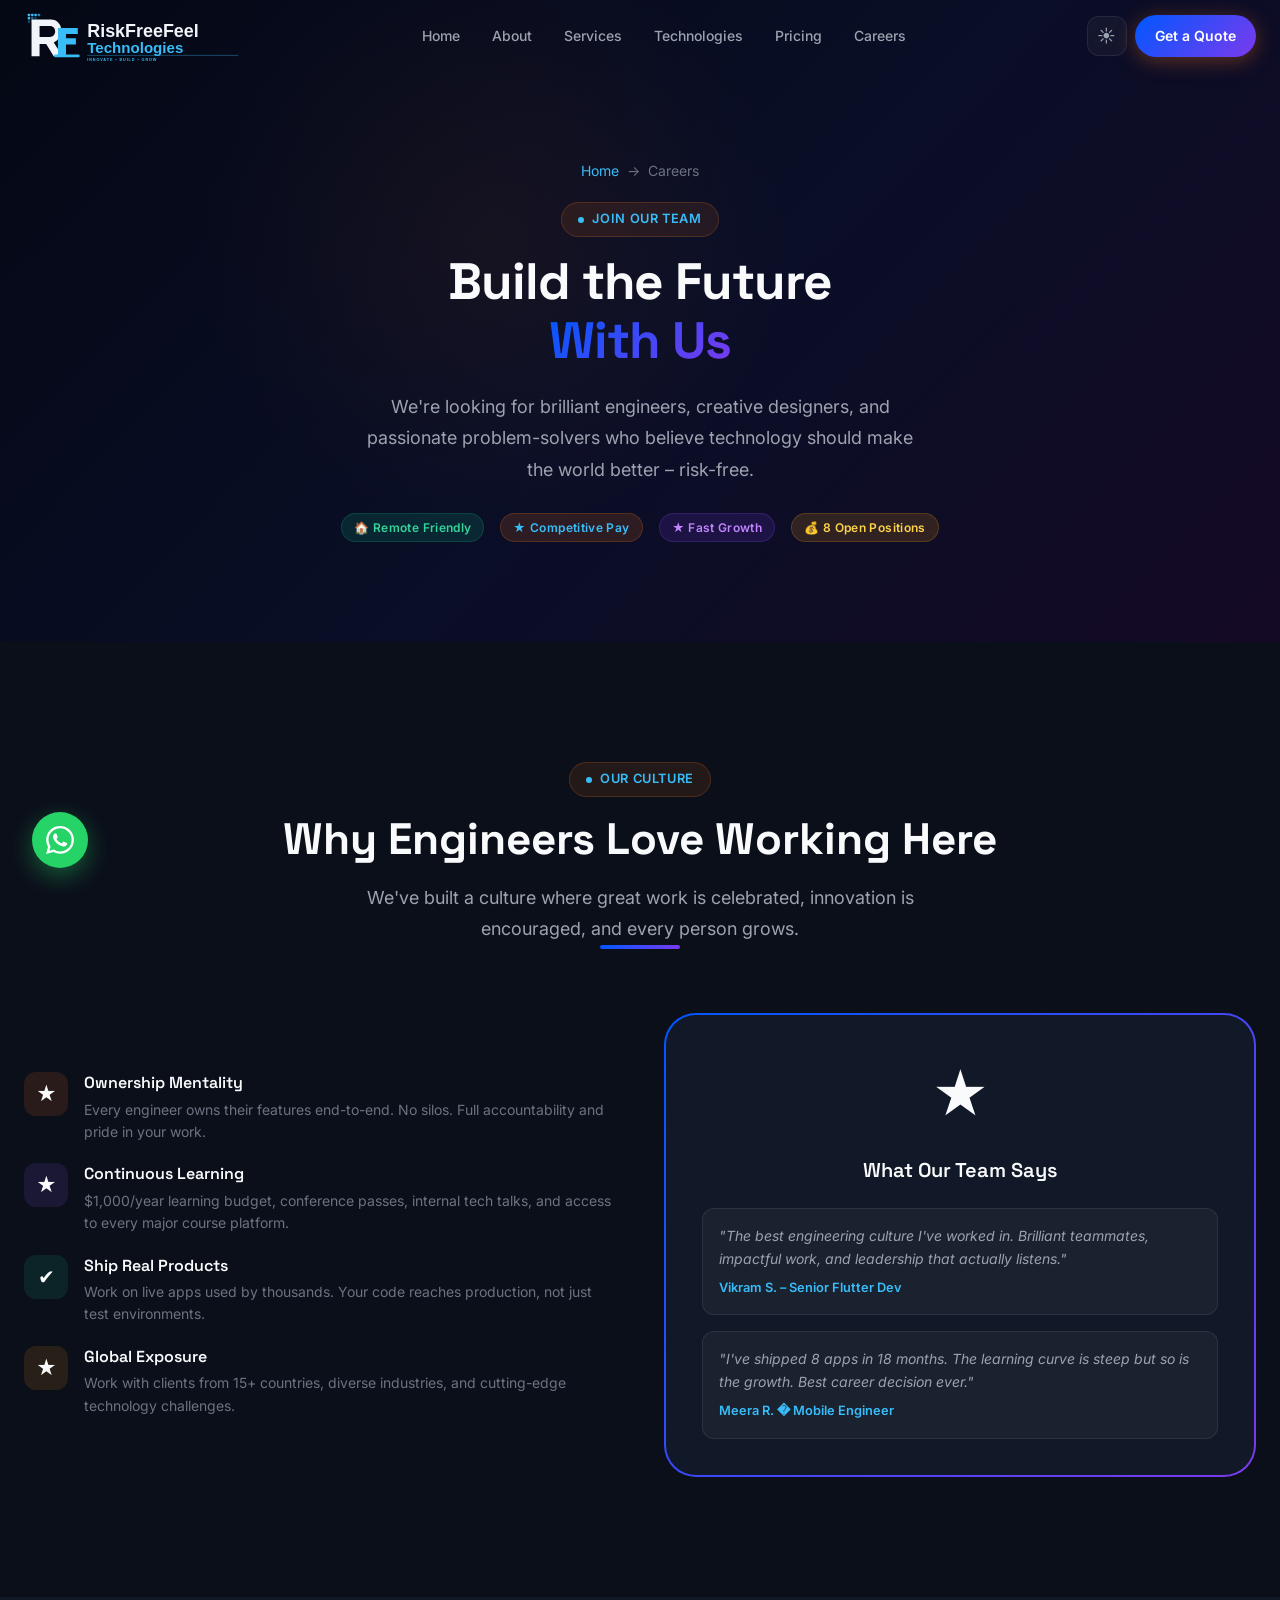
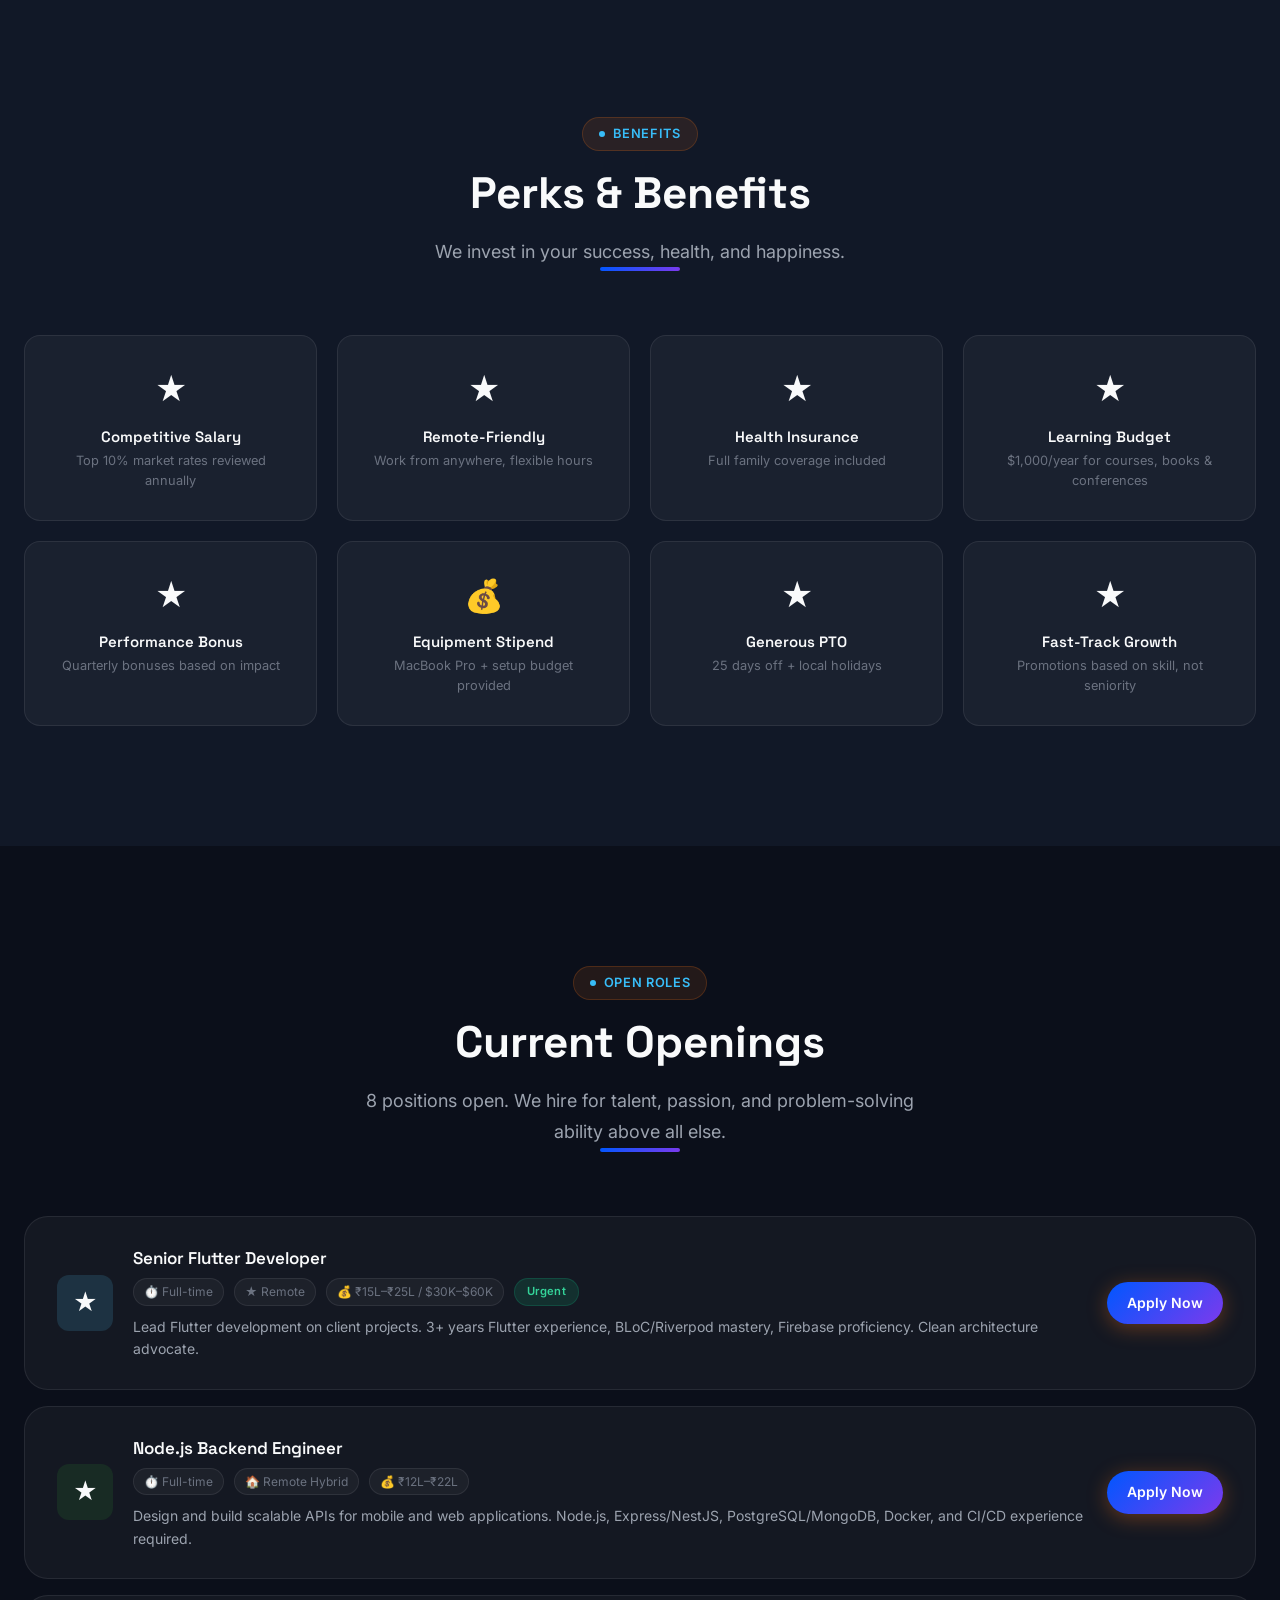
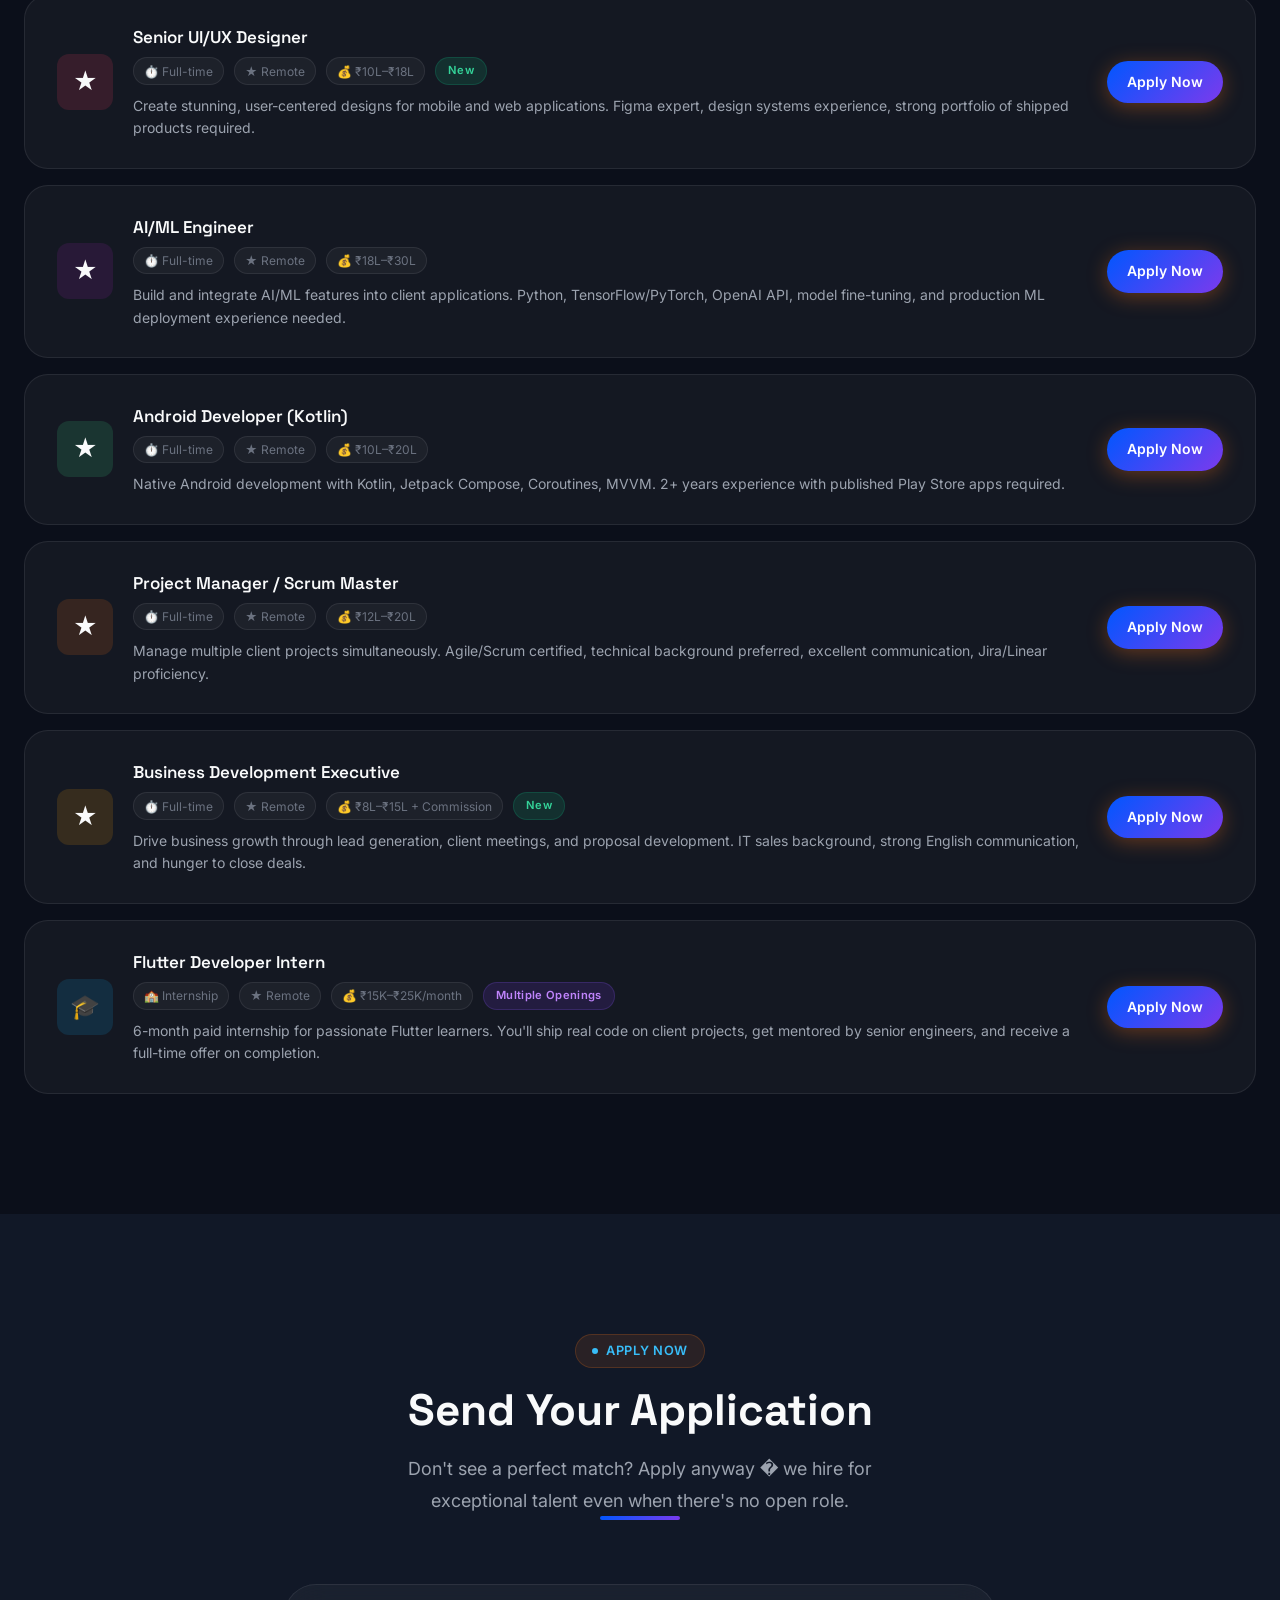
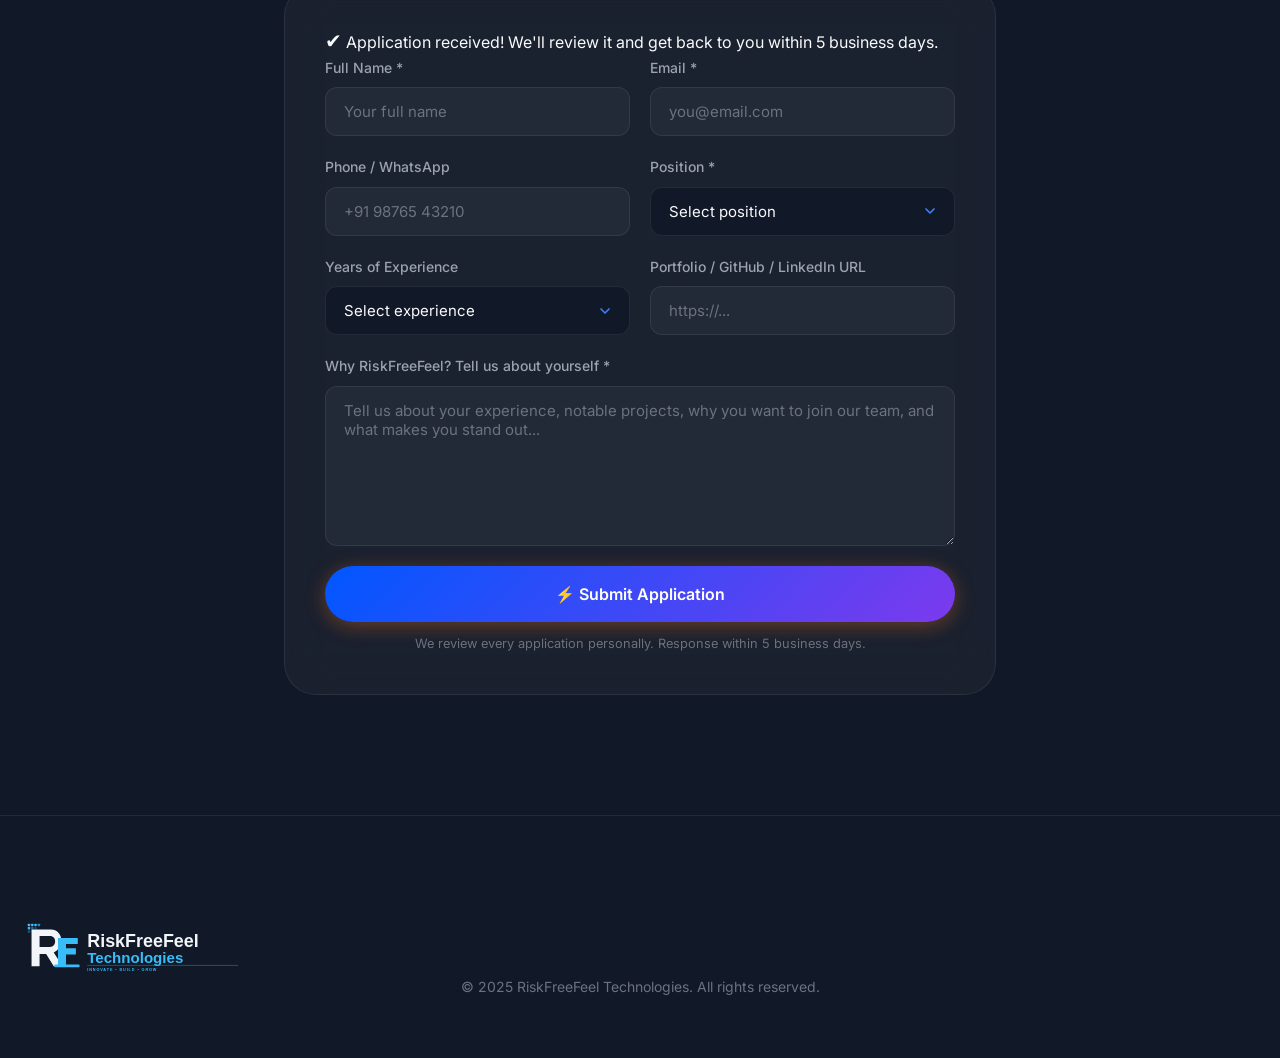
<file: pages/careers.html>
<!DOCTYPE html>
<html lang="en-IN" data-theme="dark">
<head>
  <meta charset="UTF-8" />
  <meta name="viewport" content="width=device-width, initial-scale=1.0" />
  <meta http-equiv="X-UA-Compatible" content="IE=edge" />

  <!-- Primary SEO Meta Tags -->
  <title>Careers | RiskFreeFeel Technologies — Join Our Team</title>
  <meta name="description" content="Join RiskFreeFeel Technologies — we're hiring Flutter developers, backend engineers, UI/UX designers, and more. Remote-friendly positions, competitive salary, great team culture." />
  <meta name="author" content="RiskFreeFeel Technologies" />
  <meta name="robots" content="index, follow" />
  <meta name="theme-color" content="#0057FF" />
  <link rel="canonical" href="https://www.riskfreefeel.co.in/pages/careers.html" />

  <!-- Open Graph / Facebook -->
  <meta property="og:type" content="website" />
  <meta property="og:locale" content="en_IN" />
  <meta property="og:title" content="Careers | RiskFreeFeel Technologies — Join Our Team" />
  <meta property="og:description" content="We're hiring Flutter developers, backend engineers, UI/UX designers, and more at RiskFreeFeel Technologies. Remote-friendly, competitive salary, great culture." />
  <meta property="og:url" content="https://www.riskfreefeel.co.in/pages/careers.html" />
  <meta property="og:site_name" content="RiskFreeFeel Technologies" />
  <meta property="og:image" content="https://www.riskfreefeel.co.in/assets/images/og-cover.jpg" />
  <meta property="og:image:width" content="1200" />
  <meta property="og:image:height" content="630" />
  <meta property="og:image:alt" content="RiskFreeFeel Technologies — Careers" />

  <!-- Twitter / X Card -->
  <meta name="twitter:card" content="summary_large_image" />
  <meta name="twitter:title" content="Careers | RiskFreeFeel Technologies" />
  <meta name="twitter:description" content="We're hiring Flutter developers, backend engineers, UI/UX designers, and more. Remote-friendly, competitive salary." />
  <meta name="twitter:image" content="https://www.riskfreefeel.co.in/assets/images/og-cover.jpg" />
  <meta name="twitter:image:alt" content="RiskFreeFeel Technologies — Careers" />

  <!-- Favicon & Brand Icons -->
  <link rel="icon" type="image/svg+xml" href="../assets/images/favicon.svg" />
  <link rel="shortcut icon" href="../favicon.svg" />
  <link rel="apple-touch-icon" sizes="180x180" href="../assets/images/favicon.svg" />
  <link rel="manifest" href="../site.webmanifest" />

  <!-- Google Fonts — preconnect for performance -->
  <link rel="preconnect" href="https://fonts.googleapis.com" />
  <link rel="preconnect" href="https://fonts.gstatic.com" crossorigin />
  <link rel="stylesheet" href="https://fonts.googleapis.com/css2?family=Space+Grotesk:wght@300;400;500;600;700&family=Inter:wght@300;400;500;600;700;800&family=JetBrains+Mono:wght@400;500&display=swap" />

  <!-- Stylesheets -->
  <link rel="stylesheet" href="../assets/css/globals.css" />
  <link rel="stylesheet" href="../assets/css/navbar.css" />
  <link rel="stylesheet" href="../assets/css/components.css" />
  <link rel="stylesheet" href="../assets/css/mobile.css" />

  <!-- Structured Data: BreadcrumbList -->
  <script type="application/ld+json">
  {
    "@context": "https://schema.org",
    "@type": "BreadcrumbList",
    "itemListElement": [
      { "@type": "ListItem", "position": 1, "name": "Home", "item": "https://www.riskfreefeel.co.in/" },
      { "@type": "ListItem", "position": 2, "name": "Careers", "item": "https://www.riskfreefeel.co.in/pages/careers.html" }
    ]
  }
  </script>

  <!-- Structured Data: WebPage -->
  <script type="application/ld+json">
  {
    "@context": "https://schema.org",
    "@type": "WebPage",
    "name": "Careers | RiskFreeFeel Technologies",
    "description": "Join RiskFreeFeel Technologies. We're hiring Flutter developers, backend engineers, UI/UX designers, and more.",
    "url": "https://www.riskfreefeel.co.in/pages/careers.html",
    "isPartOf": { "@type": "WebSite", "url": "https://www.riskfreefeel.co.in" },
    "dateModified": "2026-08-13"
  }
  </script>

  <style>
    .job-card {
      background: var(--bg-glass);
      border: 1px solid var(--border-color);
      border-radius: var(--radius-xl);
      padding: 28px 32px;
      transition: all var(--transition-base);
      display: flex;
      align-items: center;
      gap: 20px;
    }
    .job-card:hover {
      border-color: var(--border-accent);
      box-shadow: var(--shadow-card);
      transform: translateX(4px);
    }
    .job-icon {
      width: 56px; height: 56px;
      border-radius: var(--radius-md);
      display: flex;
      align-items: center;
      justify-content: center;
      font-size: 1.5rem;
      flex-shrink: 0;
    }
    .job-info { flex: 1; min-width: 0; }
    .job-title {
      font-family: var(--font-heading);
      font-size: 1.0625rem;
      font-weight: 600;
      color: var(--text-primary);
      margin-bottom: 6px;
    }
    .job-meta {
      display: flex;
      flex-wrap: wrap;
      gap: 10px;
      margin-bottom: 10px;
    }
    .job-tag {
      display: inline-flex;
      align-items: center;
      gap: 4px;
      font-size: 0.75rem;
      color: var(--text-muted);
      background: var(--bg-glass);
      border: 1px solid var(--border-color);
      padding: 3px 10px;
      border-radius: var(--radius-full);
    }
    .job-desc { font-size: 0.875rem; color: var(--text-secondary); line-height: 1.6; }
    .perk-card {
      background: var(--bg-glass);
      border: 1px solid var(--border-color);
      border-radius: var(--radius-lg);
      padding: 28px;
      text-align: center;
      transition: all var(--transition-base);
    }
    .perk-card:hover {
      border-color: var(--border-accent);
      transform: translateY(-3px);
    }
    @media(max-width:768px) {
      .job-card { flex-direction: column; align-items: flex-start; }
    }
  </style>
  <link rel="apple-touch-icon" sizes="180x180" href="/assets/images/og-cover.jpg" />
</head>
<body>
<div class="scroll-progress" id="scroll-progress"></div>
<nav class="navbar" id="navbar">
  <div class="navbar-inner">
    <a href="../index.html" class="navbar-logo" style="padding:4px 0;"><img src="../assets/images/logo-dark.svg" alt="RiskFreeFeel Technologies" height="52" style="height:52px;width:auto;display:block;" /></a>
    <ul class="navbar-links">
      <li><a href="../index.html" class="navbar-link">Home</a></li>
      <li><a href="about.html" class="navbar-link">About</a></li>
      <li><a href="services.html" class="navbar-link">Services</a></li>
      <li><a href="technologies.html" class="navbar-link">Technologies</a></li>
      <li><a href="pricing.html" class="navbar-link">Pricing</a></li>
      <li><a href="careers.html" class="navbar-link active">Careers</a></li>
    </ul>
    <div class="navbar-right">
      <button class="theme-toggle" id="theme-toggle"><span class="theme-icon">&#9728;&#65039;</span></button>
      <a href="contact.html" class="btn btn-primary btn-sm">Get a Quote</a>
      <button class="hamburger" id="hamburger"><span class="hamburger-bar"></span><span class="hamburger-bar"></span><span class="hamburger-bar"></span></button>
    </div>
  </div>
</nav>
<div class="mobile-menu" id="mobile-menu">
  <ul class="mobile-menu-links">
    <li><a href="../index.html" class="mobile-menu-link">&#127968; Home</a></li>
    <li><a href="about.html" class="mobile-menu-link">&#8505;&#65039; About</a></li>
    <li><a href="services.html" class="mobile-menu-link">&#9881;&#65039; Services</a></li>
    <li><a href="technologies.html" class="mobile-menu-link">&#128187; Technologies</a></li>
    <li><a href="pricing.html" class="mobile-menu-link">&#128176; Pricing</a></li>
    <li><a href="careers.html" class="mobile-menu-link active">&#128200; Careers</a></li>
    <li><a href="contact.html" class="mobile-menu-link">&#128222; Contact</a></li>
  </ul>
  <div class="mobile-menu-cta"><a href="contact.html" class="btn btn-primary" style="width:100%;justify-content:center;">Get a Free Quote</a></div>
</div>

<!-- PAGE HERO -->
<section class="page-hero">
  <div class="hero-bg-gradient" style="opacity:0.7;"></div>
  <div class="hero-orb-1" style="opacity:0.4;"></div>
  <div class="page-hero-inner">
    <div class="page-hero-breadcrumb"><a href="../index.html">Home</a> <span>&#8594;</span> <span>Careers</span></div>
    <div class="section-label" style="margin:0 auto 16px;">Join Our Team</div>
    <h1 class="display-lg" style="margin-bottom:20px;">Build the Future<br/><span class="gradient-text">With Us</span></h1>
    <p class="body-lg" style="max-width:560px;margin:0 auto;">We're looking for brilliant engineers, creative designers, and passionate problem-solvers who believe technology should make the world better – risk-free.</p>
    <div style="display:flex;gap:16px;justify-content:center;margin-top:28px;flex-wrap:wrap;">
      <span class="badge badge-green">&#127968; Remote Friendly</span>
      <span class="badge badge-blue">&#9733; Competitive Pay</span>
      <span class="badge badge-violet">&#9733; Fast Growth</span>
      <span class="badge badge-gold">&#128176; 8 Open Positions</span>
    </div>
  </div>
</section>

<!-- COMPANY CULTURE -->
<section class="section" id="culture">
  <div class="container">
    <div class="section-header">
      <div class="section-label">Our Culture</div>
      <h2 class="section-title">Why Engineers Love Working Here</h2>
      <p class="section-subtitle">We've built a culture where great work is celebrated, innovation is encouraged, and every person grows.</p>
      <div class="gradient-separator"></div>
    </div>

    <div style="display:grid;grid-template-columns:1fr 1fr;gap:48px;align-items:center;" class="reveal">
      <div>
        <div style="display:flex;flex-direction:column;gap:20px;">
          <div style="display:flex;gap:16px;align-items:flex-start;">
            <div style="width:44px;height:44px;border-radius:var(--radius-md);background:rgba(249,115,22,0.12);display:flex;align-items:center;justify-content:center;font-size:1.25rem;flex-shrink:0;">&#9733;</div>
            <div><div class="heading-md" style="font-size:1rem;margin-bottom:4px;">Ownership Mentality</div><p class="body-sm">Every engineer owns their features end-to-end. No silos. Full accountability and pride in your work.</p></div>
          </div>
          <div style="display:flex;gap:16px;align-items:flex-start;">
            <div style="width:44px;height:44px;border-radius:var(--radius-md);background:rgba(139,92,246,0.12);display:flex;align-items:center;justify-content:center;font-size:1.25rem;flex-shrink:0;">&#9733;</div>
            <div><div class="heading-md" style="font-size:1rem;margin-bottom:4px;">Continuous Learning</div><p class="body-sm">$1,000/year learning budget, conference passes, internal tech talks, and access to every major course platform.</p></div>
          </div>
          <div style="display:flex;gap:16px;align-items:flex-start;">
            <div class="service-icon" style="width:44px;height:44px;border-radius:var(--radius-md);background:rgba(16,185,129,0.12);display:flex;align-items:center;justify-content:center;font-size:1.25rem;flex-shrink:0;">&#10004;</div>
            <div><div class="heading-md" style="font-size:1rem;margin-bottom:4px;">Ship Real Products</div><p class="body-sm">Work on live apps used by thousands. Your code reaches production, not just test environments.</p></div>
          </div>
          <div style="display:flex;gap:16px;align-items:flex-start;">
            <div style="width:44px;height:44px;border-radius:var(--radius-md);background:rgba(245,158,11,0.12);display:flex;align-items:center;justify-content:center;font-size:1.25rem;flex-shrink:0;">&#9733;</div>
            <div><div class="heading-md" style="font-size:1rem;margin-bottom:4px;">Global Exposure</div><p class="body-sm">Work with clients from 15+ countries, diverse industries, and cutting-edge technology challenges.</p></div>
          </div>
        </div>
      </div>
      <div>
        <div style="background:var(--gradient-primary);border-radius:var(--radius-2xl);padding:2px;">
          <div style="background:var(--bg-secondary);border-radius:calc(var(--radius-2xl) - 2px);padding:36px;">
            <div style="font-size:3.5rem;text-align:center;margin-bottom:16px;">&#9733;</div>
            <div class="heading-md" style="text-align:center;margin-bottom:24px;">What Our Team Says</div>
            <div style="display:flex;flex-direction:column;gap:16px;">
              <div style="background:var(--bg-glass);border:1px solid var(--border-color);border-radius:var(--radius-md);padding:16px;">
                <p style="font-size:0.875rem;color:var(--text-secondary);font-style:italic;margin-bottom:8px;">"The best engineering culture I've worked in. Brilliant teammates, impactful work, and leadership that actually listens."</p>
                <div style="font-size:0.8rem;font-weight:600;color:var(--brand-blue-light);">Vikram S. – Senior Flutter Dev</div>
              </div>
              <div style="background:var(--bg-glass);border:1px solid var(--border-color);border-radius:var(--radius-md);padding:16px;">
                <p style="font-size:0.875rem;color:var(--text-secondary);font-style:italic;margin-bottom:8px;">"I've shipped 8 apps in 18 months. The learning curve is steep but so is the growth. Best career decision ever."</p>
                <div style="font-size:0.8rem;font-weight:600;color:var(--brand-blue-light);">Meera R. � Mobile Engineer</div>
              </div>
            </div>
          </div>
        </div>
      </div>
    </div>
  </div>
</section>

<!-- PERKS & BENEFITS -->
<section class="section" id="perks" style="background:var(--bg-secondary);">
  <div class="container">
    <div class="section-header">
      <div class="section-label">Benefits</div>
      <h2 class="section-title">Perks & Benefits</h2>
      <p class="section-subtitle">We invest in your success, health, and happiness.</p>
      <div class="gradient-separator"></div>
    </div>
    <div class="grid grid-4" style="gap:20px;">
      <div class="perk-card reveal"><div style="font-size:2rem;margin-bottom:10px;">&#9733;</div><div class="heading-md" style="font-size:0.9375rem;margin-bottom:4px;">Competitive Salary</div><p style="font-size:0.8rem;color:var(--text-muted);">Top 10% market rates reviewed annually</p></div>
      <div class="perk-card reveal delay-100"><div style="font-size:2rem;margin-bottom:10px;">&#9733;</div><div class="heading-md" style="font-size:0.9375rem;margin-bottom:4px;">Remote-Friendly</div><p style="font-size:0.8rem;color:var(--text-muted);">Work from anywhere, flexible hours</p></div>
      <div class="perk-card reveal delay-200"><div style="font-size:2rem;margin-bottom:10px;">&#9733;</div><div class="heading-md" style="font-size:0.9375rem;margin-bottom:4px;">Health Insurance</div><p style="font-size:0.8rem;color:var(--text-muted);">Full family coverage included</p></div>
      <div class="perk-card reveal delay-300"><div style="font-size:2rem;margin-bottom:10px;">&#9733;</div><div class="heading-md" style="font-size:0.9375rem;margin-bottom:4px;">Learning Budget</div><p style="font-size:0.8rem;color:var(--text-muted);">$1,000/year for courses, books & conferences</p></div>
      <div class="perk-card reveal"><div style="font-size:2rem;margin-bottom:10px;">&#9733;</div><div class="heading-md" style="font-size:0.9375rem;margin-bottom:4px;">Performance Bonus</div><p style="font-size:0.8rem;color:var(--text-muted);">Quarterly bonuses based on impact</p></div>
      <div class="perk-card reveal delay-100"><div style="font-size:2rem;margin-bottom:10px;">&#128176;</div><div class="heading-md" style="font-size:0.9375rem;margin-bottom:4px;">Equipment Stipend</div><p style="font-size:0.8rem;color:var(--text-muted);">MacBook Pro + setup budget provided</p></div>
      <div class="perk-card reveal delay-200"><div style="font-size:2rem;margin-bottom:10px;">&#9733;</div><div class="heading-md" style="font-size:0.9375rem;margin-bottom:4px;">Generous PTO</div><p style="font-size:0.8rem;color:var(--text-muted);">25 days off + local holidays</p></div>
      <div class="perk-card reveal delay-300"><div style="font-size:2rem;margin-bottom:10px;">&#9733;</div><div class="heading-md" style="font-size:0.9375rem;margin-bottom:4px;">Fast-Track Growth</div><p style="font-size:0.8rem;color:var(--text-muted);">Promotions based on skill, not seniority</p></div>
    </div>
  </div>
</section>

<!-- OPEN POSITIONS -->
<section class="section" id="positions">
  <div class="container">
    <div class="section-header">
      <div class="section-label">Open Roles</div>
      <h2 class="section-title">Current Openings</h2>
      <p class="section-subtitle">8 positions open. We hire for talent, passion, and problem-solving ability above all else.</p>
      <div class="gradient-separator"></div>
    </div>

    <div style="display:flex;flex-direction:column;gap:16px;">

      <!-- Job 1 -->
      <div class="job-card reveal">
        <div class="job-icon" style="background:rgba(84,197,248,0.15);">&#9733;</div>
        <div class="job-info">
          <div class="job-title">Senior Flutter Developer</div>
          <div class="job-meta">
            <span class="job-tag">&#9201;&#65039; Full-time</span>
            <span class="job-tag">&#9733; Remote</span>
            <span class="job-tag">&#128176; ₹15L–₹25L / $30K–$60K</span>
            <span class="badge badge-green" style="font-size:0.7rem;">Urgent</span>
          </div>
          <p class="job-desc">Lead Flutter development on client projects. 3+ years Flutter experience, BLoC/Riverpod mastery, Firebase proficiency. Clean architecture advocate.</p>
        </div>
        <a href="#apply" class="btn btn-primary btn-sm" style="flex-shrink:0;">Apply Now</a>
      </div>

      <!-- Job 2 -->
      <div class="job-card reveal delay-100">
        <div class="job-icon" style="background:rgba(51,153,51,0.15);">&#9733;</div>
        <div class="job-info">
          <div class="job-title">Node.js Backend Engineer</div>
          <div class="job-meta">
            <span class="job-tag">&#9201;&#65039; Full-time</span>
            <span class="job-tag">&#127968; Remote  Hybrid</span>
            <span class="job-tag">&#128176; ₹12L–₹22L</span>
          </div>
          <p class="job-desc">Design and build scalable APIs for mobile and web applications. Node.js, Express/NestJS, PostgreSQL/MongoDB, Docker, and CI/CD experience required.</p>
        </div>
        <a href="#apply" class="btn btn-primary btn-sm" style="flex-shrink:0;">Apply Now</a>
      </div>

      <!-- Job 3 -->
      <div class="job-card reveal">
        <div class="job-icon" style="background:rgba(244,63,94,0.15);">&#9733;</div>
        <div class="job-info">
          <div class="job-title">Senior UI/UX Designer</div>
          <div class="job-meta">
            <span class="job-tag">&#9201;&#65039; Full-time</span>
            <span class="job-tag">&#9733; Remote</span>
            <span class="job-tag">&#128176; ₹10L–₹18L</span>
            <span class="badge badge-green" style="font-size:0.7rem;">New</span>
          </div>
          <p class="job-desc">Create stunning, user-centered designs for mobile and web applications. Figma expert, design systems experience, strong portfolio of shipped products required.</p>
        </div>
        <a href="#apply" class="btn btn-primary btn-sm" style="flex-shrink:0;">Apply Now</a>
      </div>

      <!-- Job 4 -->
      <div class="job-card reveal delay-100">
        <div class="job-icon" style="background:rgba(156,39,176,0.15);">&#9733;</div>
        <div class="job-info">
          <div class="job-title">AI/ML Engineer</div>
          <div class="job-meta">
            <span class="job-tag">&#9201;&#65039; Full-time</span>
            <span class="job-tag">&#9733; Remote</span>
            <span class="job-tag">&#128176; ₹18L–₹30L</span>
          </div>
          <p class="job-desc">Build and integrate AI/ML features into client applications. Python, TensorFlow/PyTorch, OpenAI API, model fine-tuning, and production ML deployment experience needed.</p>
        </div>
        <a href="#apply" class="btn btn-primary btn-sm" style="flex-shrink:0;">Apply Now</a>
      </div>

      <!-- Job 5 -->
      <div class="job-card reveal">
        <div class="job-icon" style="background:rgba(61,220,132,0.15);">&#9733;</div>
        <div class="job-info">
          <div class="job-title">Android Developer (Kotlin)</div>
          <div class="job-meta">
            <span class="job-tag">&#9201;&#65039; Full-time</span>
            <span class="job-tag">&#9733; Remote</span>
            <span class="job-tag">&#128176; ₹10L–₹20L</span>
          </div>
          <p class="job-desc">Native Android development with Kotlin, Jetpack Compose, Coroutines, MVVM. 2+ years experience with published Play Store apps required.</p>
        </div>
        <a href="#apply" class="btn btn-primary btn-sm" style="flex-shrink:0;">Apply Now</a>
      </div>

      <!-- Job 6 -->
      <div class="job-card reveal delay-100">
        <div class="job-icon" style="background:rgba(249,115,22,0.15);">&#9733;</div>
        <div class="job-info">
          <div class="job-title">Project Manager / Scrum Master</div>
          <div class="job-meta">
            <span class="job-tag">&#9201;&#65039; Full-time</span>
            <span class="job-tag">&#9733; Remote</span>
            <span class="job-tag">&#128176; ₹12L–₹20L</span>
          </div>
          <p class="job-desc">Manage multiple client projects simultaneously. Agile/Scrum certified, technical background preferred, excellent communication, Jira/Linear proficiency.</p>
        </div>
        <a href="#apply" class="btn btn-primary btn-sm" style="flex-shrink:0;">Apply Now</a>
      </div>

      <!-- Job 7 -->
      <div class="job-card reveal">
        <div class="job-icon" style="background:rgba(245,158,11,0.15);">&#9733;</div>
        <div class="job-info">
          <div class="job-title">Business Development Executive</div>
          <div class="job-meta">
            <span class="job-tag">&#9201;&#65039; Full-time</span>
            <span class="job-tag">&#9733; Remote</span>
            <span class="job-tag">&#128176; ₹8L–₹15L + Commission</span>
            <span class="badge badge-green" style="font-size:0.7rem;">New</span>
          </div>
          <p class="job-desc">Drive business growth through lead generation, client meetings, and proposal development. IT sales background, strong English communication, and hunger to close deals.</p>
        </div>
        <a href="#apply" class="btn btn-primary btn-sm" style="flex-shrink:0;">Apply Now</a>
      </div>

      <!-- Job 8: Internship -->
      <div class="job-card reveal delay-100">
        <div class="job-icon" style="background:rgba(14,165,233,0.15);">&#127891;</div>
        <div class="job-info">
          <div class="job-title">Flutter Developer Intern</div>
          <div class="job-meta">
            <span class="job-tag">&#127979; Internship</span>
            <span class="job-tag">&#9733; Remote</span>
            <span class="job-tag">&#128176; ₹15K–₹25K/month</span>
            <span class="badge badge-violet" style="font-size:0.7rem;">Multiple Openings</span>
          </div>
          <p class="job-desc">6-month paid internship for passionate Flutter learners. You'll ship real code on client projects, get mentored by senior engineers, and receive a full-time offer on completion.</p>
        </div>
        <a href="#apply" class="btn btn-primary btn-sm" style="flex-shrink:0;">Apply Now</a>
      </div>
    </div>
  </div>
</section>

<!-- APPLICATION FORM -->
<section class="section" id="apply" style="background:var(--bg-secondary);">
  <div class="container" style="max-width:760px;">
    <div class="section-header">
      <div class="section-label">Apply Now</div>
      <h2 class="section-title">Send Your Application</h2>
      <p class="section-subtitle">Don't see a perfect match? Apply anyway � we hire for exceptional talent even when there's no open role.</p>
      <div class="gradient-separator"></div>
    </div>

    <div class="contact-form-card">
      <div class="form-success" id="form-success">
        <span style="font-size:1.25rem;">&#10004;</span>
        <span>Application received! We'll review it and get back to you within 5 business days.</span>
      </div>
      <form id="contact-form">
        <div class="contact-form-grid">
          <div class="input-group"><label class="input-label" for="career-name">Full Name *</label><input type="text" id="career-name" class="input-field" placeholder="Your full name" required /></div>
          <div class="input-group"><label class="input-label" for="career-email">Email *</label><input type="email" id="career-email" class="input-field" placeholder="you@email.com" required /></div>
        </div>
        <div class="contact-form-grid">
          <div class="input-group"><label class="input-label" for="career-phone">Phone / WhatsApp</label><input type="tel" id="career-phone" class="input-field" placeholder="+91 98765 43210" /></div>
          <div class="input-group"><label class="input-label" for="career-position">Position *</label>
            <select id="career-position" class="input-field" required>
              <option value="" disabled selected>Select position</option>
              <option>Senior Flutter Developer</option>
              <option>Node.js Backend Engineer</option>
              <option>Senior UI/UX Designer</option>
              <option>AI/ML Engineer</option>
              <option>Android Developer (Kotlin)</option>
              <option>Project Manager / Scrum Master</option>
              <option>Business Development Executive</option>
              <option>Flutter Developer Intern</option>
              <option>Other / Open Application</option>
            </select>
          </div>
        </div>
        <div class="contact-form-grid">
          <div class="input-group"><label class="input-label" for="career-exp">Years of Experience</label>
            <select id="career-exp" class="input-field">
              <option value="" disabled selected>Select experience</option>
              <option>Fresher / 0-1 year</option>
              <option>1-3 years</option>
              <option>3-5 years</option>
              <option>5-8 years</option>
              <option>8+ years</option>
            </select>
          </div>
          <div class="input-group"><label class="input-label" for="career-portfolio">Portfolio / GitHub / LinkedIn URL</label><input type="url" id="career-portfolio" class="input-field" placeholder="https://..." /></div>
        </div>
        <div class="contact-form-full">
          <div class="input-group"><label class="input-label" for="career-message">Why RiskFreeFeel? Tell us about yourself *</label>
            <textarea id="career-message" class="input-field" placeholder="Tell us about your experience, notable projects, why you want to join our team, and what makes you stand out..." required style="min-height:160px;"></textarea>
          </div>
        </div>
        <button type="submit" class="btn btn-primary btn-lg" style="width:100%;justify-content:center;">&#9889; Submit Application</button>
        <p style="text-align:center;font-size:0.8rem;color:var(--text-muted);margin-top:12px;">We review every application personally. Response within 5 business days.</p>
      </form>
    </div>
  </div>
</section>

<footer class="footer"><div class="footer-inner"><div style="text-align:center;padding:20px 0;"><a href="../index.html" class="navbar-logo" style="padding:4px 0;"><img src="../assets/images/logo-dark.svg" alt="RiskFreeFeel Technologies" height="52" style="height:52px;width:auto;display:block;" /></a><p style="color:var(--text-muted);font-size:0.875rem;">© 2025 RiskFreeFeel Technologies. All rights reserved.</p></div></div></footer>

<div class="whatsapp-fab"><a href="https://wa.me/918189907917" class="whatsapp-btn" target="_blank" rel="noopener" aria-label="WhatsApp"><svg width="28" height="28" viewBox="0 0 24 24" fill="currentColor"><path d="M17.472 14.382c-.297-.149-1.758-.867-2.03-.967-.273-.099-.471-.148-.67.15-.197.297-.767.966-.94 1.164-.173.199-.347.223-.644.075-.297-.15-1.255-.463-2.39-1.475-.883-.788-1.48-1.761-1.653-2.059-.173-.297-.018-.458.13-.606.134-.133.298-.347.446-.52.149-.174.198-.298.298-.497.099-.198.05-.371-.025-.52-.075-.149-.669-1.612-.916-2.207-.242-.579-.487-.5-.669-.51-.173-.008-.371-.01-.57-.01-.198 0-.52.074-.792.372-.272.297-1.04 1.016-1.04 2.479 0 1.462 1.065 2.875 1.213 3.074.149.198 2.096 3.2 5.077 4.487.709.306 1.262.489 1.694.625.712.227 1.36.195 1.871.118.571-.085 1.758-.719 2.006-1.413.248-.694.248-1.289.173-1.413-.074-.124-.272-.198-.57-.347m-5.421 7.403h-.004a9.87 9.87 0 01-5.031-1.378l-.361-.214-3.741.982.998-3.648-.235-.374a9.86 9.86 0 01-1.51-5.26c.001-5.45 4.436-9.884 9.888-9.884 2.64 0 5.122 1.03 6.988 2.898a9.825 9.825 0 012.893 6.994c-.003 5.45-4.437 9.884-9.885 9.884m8.413-18.297A11.815 11.815 0 0012.05 0C5.495 0 .16 5.335.157 11.892c0 2.096.547 4.142 1.588 5.945L.057 24l6.305-1.654a11.882 11.882 0 005.683 1.448h.005c6.554 0 11.89-5.335 11.893-11.893a11.821 11.821 0 00-3.48-8.413z"/></svg></a><div class="whatsapp-tooltip">Chat on WhatsApp</div></div>
<button id="back-to-top" aria-label="Back to top" style="position:fixed;bottom:96px;right:32px;z-index:var(--z-chatbot);width:44px;height:44px;border-radius:50%;background:var(--gradient-primary);color:#fff;display:flex;align-items:center;justify-content:center;font-size:1.1rem;border:none;cursor:pointer;box-shadow:0 4px 15px rgba(0,87,255,0.35);opacity:0;pointer-events:none;transition:opacity 0.3s ease, transform 0.2s ease;">↑</button>
<script src="../assets/js/main.js" defer></script>
</body>
</html>
</file>
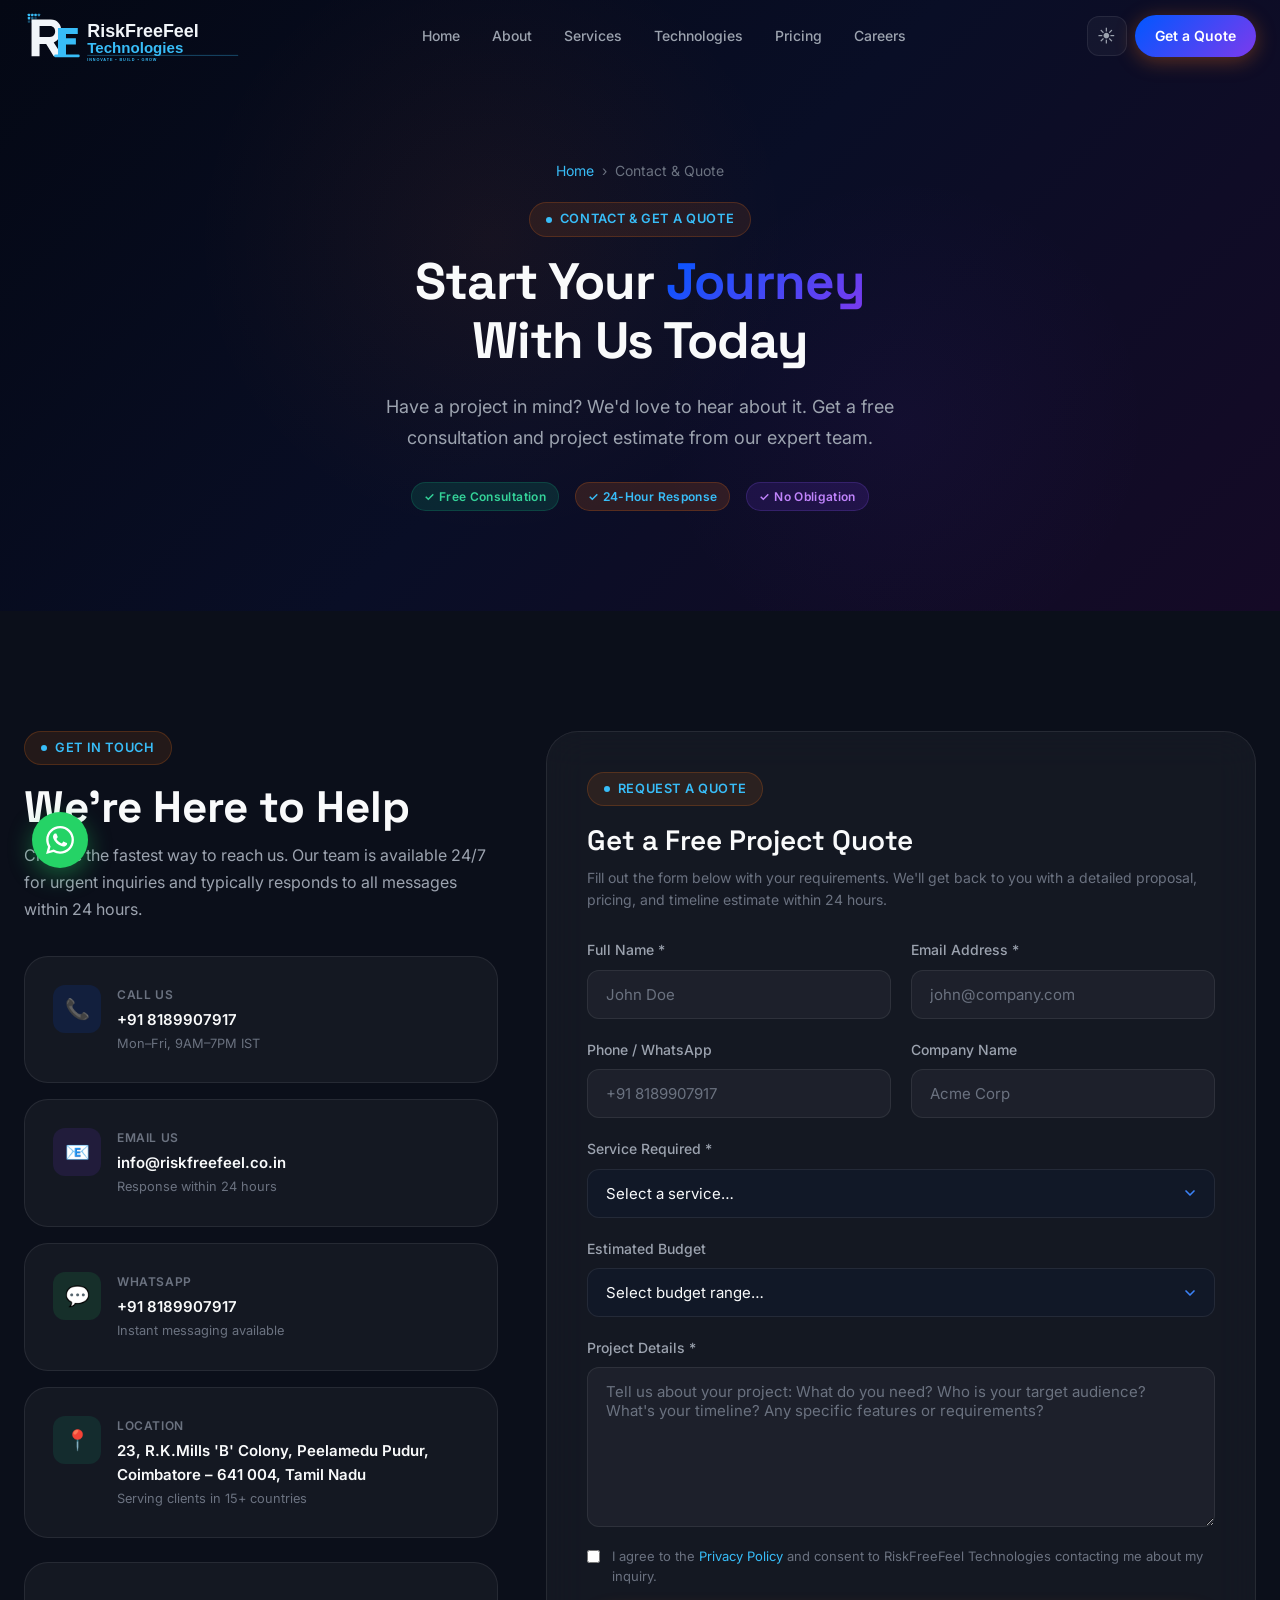
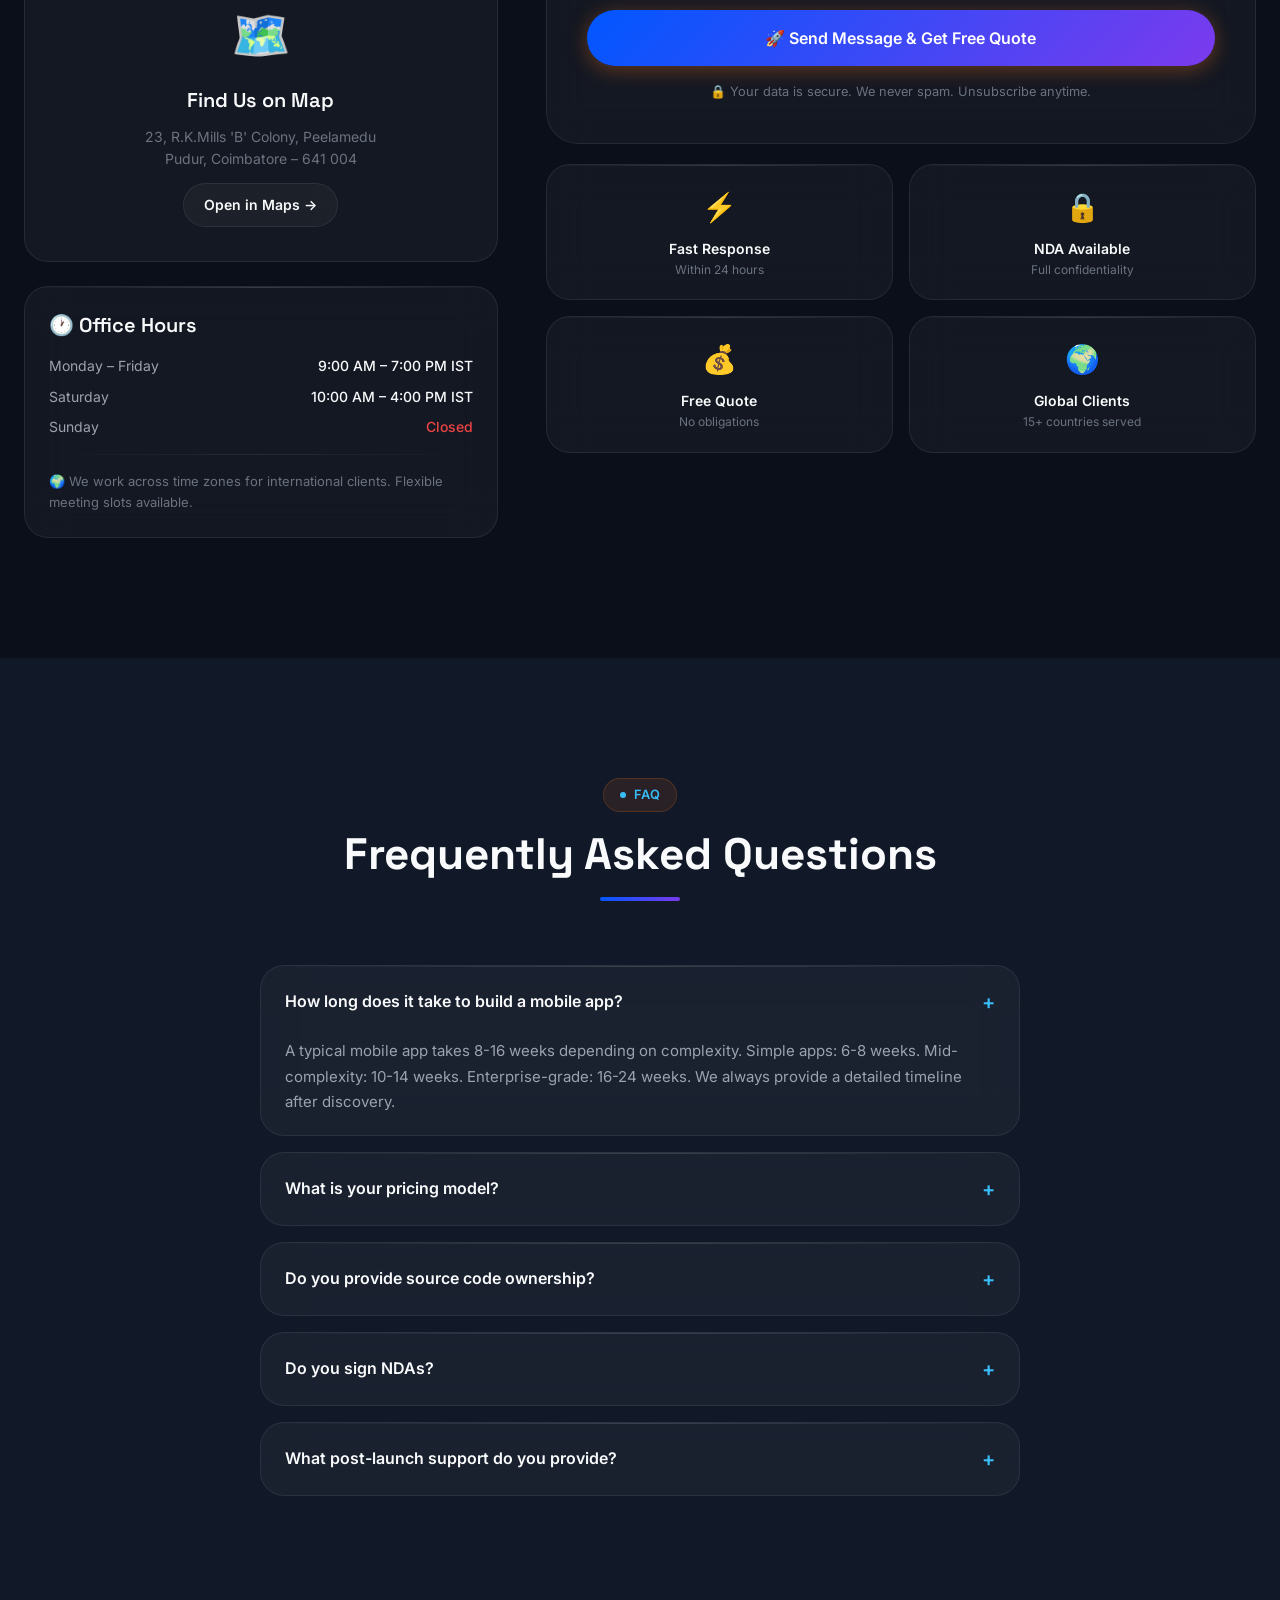
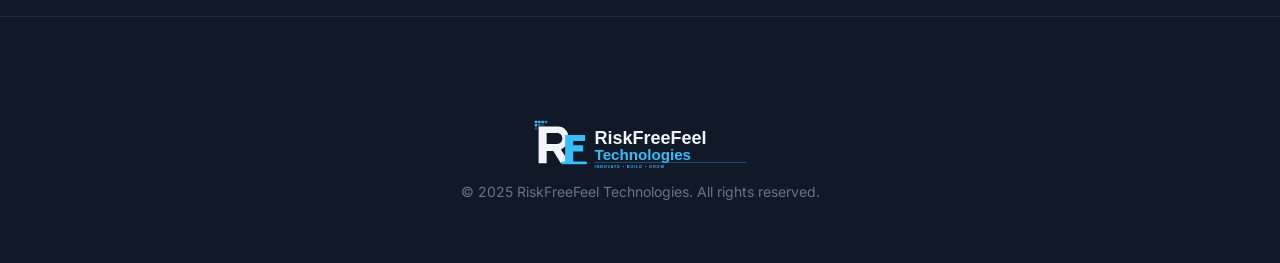
<file: pages/contact.html>
<!DOCTYPE html>
<html lang="en-IN" data-theme="dark">
<head>
  <meta charset="UTF-8" />
  <meta name="viewport" content="width=device-width, initial-scale=1.0" />
  <meta http-equiv="X-UA-Compatible" content="IE=edge" />

  <!-- Primary SEO Meta Tags -->
  <title>Contact Us &amp; Get a Free Quote | RiskFreeFeel Technologies</title>
  <meta name="description" content="Contact RiskFreeFeel Technologies for your software project. Get a free 30-minute consultation, request a custom quote, or chat on WhatsApp. We respond within 24 hours." />
  <meta name="author" content="RiskFreeFeel Technologies" />
  <meta name="robots" content="index, follow" />
  <meta name="theme-color" content="#0057FF" />
  <link rel="canonical" href="https://www.riskfreefeel.co.in/pages/contact.html" />

  <!-- Open Graph / Facebook -->
  <meta property="og:type" content="website" />
  <meta property="og:locale" content="en_IN" />
  <meta property="og:title" content="Contact Us &amp; Get a Free Quote | RiskFreeFeel Technologies" />
  <meta property="og:description" content="Get a free 30-minute consultation with RiskFreeFeel Technologies. Transparent pricing, milestone-based billing, and a response within 24 hours." />
  <meta property="og:url" content="https://www.riskfreefeel.co.in/pages/contact.html" />
  <meta property="og:site_name" content="RiskFreeFeel Technologies" />
  <meta property="og:image" content="https://www.riskfreefeel.co.in/assets/images/og-cover.jpg" />
  <meta property="og:image:width" content="1200" />
  <meta property="og:image:height" content="630" />
  <meta property="og:image:alt" content="RiskFreeFeel Technologies — Contact Us" />

  <!-- Twitter / X Card -->
  <meta name="twitter:card" content="summary_large_image" />
  <meta name="twitter:title" content="Contact Us | RiskFreeFeel Technologies" />
  <meta name="twitter:description" content="Get a free 30-minute consultation. Transparent pricing, milestone-based billing, response within 24 hours." />
  <meta name="twitter:image" content="https://www.riskfreefeel.co.in/assets/images/og-cover.jpg" />
  <meta name="twitter:image:alt" content="RiskFreeFeel Technologies — Contact Us" />

  <!-- Favicon & Brand Icons -->
  <link rel="icon" type="image/svg+xml" href="../assets/images/favicon.svg" />
  <link rel="shortcut icon" href="../favicon.svg" />
  <link rel="apple-touch-icon" sizes="180x180" href="../assets/images/favicon.svg" />
  <link rel="manifest" href="../site.webmanifest" />

  <!-- Google Fonts — preconnect for performance -->
  <link rel="preconnect" href="https://fonts.googleapis.com" />
  <link rel="preconnect" href="https://fonts.gstatic.com" crossorigin />
  <link rel="stylesheet" href="https://fonts.googleapis.com/css2?family=Space+Grotesk:wght@300;400;500;600;700&family=Inter:wght@300;400;500;600;700;800&family=JetBrains+Mono:wght@400;500&display=swap" />

  <!-- Stylesheets -->
  <link rel="stylesheet" href="../assets/css/globals.css" />
  <link rel="stylesheet" href="../assets/css/navbar.css" />
  <link rel="stylesheet" href="../assets/css/components.css" />
  <link rel="stylesheet" href="../assets/css/mobile.css" />

  <!-- Structured Data: BreadcrumbList -->
  <script type="application/ld+json">
  {
    "@context": "https://schema.org",
    "@type": "BreadcrumbList",
    "itemListElement": [
      { "@type": "ListItem", "position": 1, "name": "Home", "item": "https://www.riskfreefeel.co.in/" },
      { "@type": "ListItem", "position": 2, "name": "Contact", "item": "https://www.riskfreefeel.co.in/pages/contact.html" }
    ]
  }
  </script>

  <!-- Structured Data: ContactPage -->
  <script type="application/ld+json">
  {
    "@context": "https://schema.org",
    "@type": "ContactPage",
    "name": "Contact RiskFreeFeel Technologies",
    "description": "Get a free consultation and custom quote from RiskFreeFeel Technologies.",
    "url": "https://www.riskfreefeel.co.in/pages/contact.html",
    "isPartOf": { "@type": "WebSite", "url": "https://www.riskfreefeel.co.in" },
    "dateModified": "2026-08-13",
    "mainEntity": {
      "@type": "Organization",
      "name": "RiskFreeFeel Technologies",
      "url": "https://www.riskfreefeel.co.in",
      "telephone": "+91-8189907917",
      "email": "info@riskfreefeel.co.in",
      "address": {
        "@type": "PostalAddress",
        "streetAddress": "23, R.K.Mills 'B' Colony, Peelamedu Pudur",
        "addressLocality": "Coimbatore",
        "postalCode": "641004",
        "addressRegion": "Tamil Nadu",
        "addressCountry": "IN"
      }
    }
  }
  </script>

  <style>
    .map-container {
      border-radius: var(--radius-xl);
      overflow: hidden;
      border: 1px solid var(--border-color);
      height: 300px;
      background: var(--bg-glass);
      display: flex;
      align-items: center;
      justify-content: center;
      flex-direction: column;
      gap: 12px;
      margin-top: 24px;
    }
    .form-success {
      display: none;
      align-items: center;
      gap: 12px;
      padding: 16px 20px;
      background: rgba(16, 185, 129, 0.1);
      border: 1px solid rgba(16, 185, 129, 0.3);
      border-radius: var(--radius-md);
      color: #34D399;
      font-size: 0.9rem;
      font-weight: 500;
      margin-bottom: 16px;
    }
  </style>
  <link rel="apple-touch-icon" sizes="180x180" href="/assets/images/og-cover.jpg" />
</head>
<body>

<div class="scroll-progress" id="scroll-progress"></div>

<nav class="navbar" id="navbar">
  <div class="navbar-inner">
    <a href="../index.html" class="navbar-logo" style="padding:4px 0;">
      <img src="../assets/images/logo-dark.svg" alt="RiskFreeFeel Technologies" height="52" style="height:52px;width:auto;display:block;" />
    </a>
    <ul class="navbar-links">
      <li><a href="../index.html" class="navbar-link">Home</a></li>
      <li><a href="about.html" class="navbar-link">About</a></li>
      <li><a href="services.html" class="navbar-link">Services</a></li>
      <li><a href="technologies.html" class="navbar-link">Technologies</a></li>
      <li><a href="pricing.html" class="navbar-link">Pricing</a></li>
      <li><a href="careers.html" class="navbar-link">Careers</a></li>
    </ul>
    <div class="navbar-right">
      <button class="theme-toggle" id="theme-toggle"><span class="theme-icon">☀️</span></button>
      <a href="contact.html" class="btn btn-primary btn-sm">Get a Quote</a>
      <button class="hamburger" id="hamburger"><span class="hamburger-bar"></span><span class="hamburger-bar"></span><span class="hamburger-bar"></span></button>
    </div>
  </div>
</nav>
<div class="mobile-menu" id="mobile-menu">
  <ul class="mobile-menu-links">
    <li><a href="../index.html" class="mobile-menu-link">🏠 Home</a></li>
    <li><a href="about.html" class="mobile-menu-link">👥 About</a></li>
    <li><a href="services.html" class="mobile-menu-link">⚡ Services</a></li>
    <li><a href="technologies.html" class="mobile-menu-link">🔧 Technologies</a></li>
    <li><a href="pricing.html" class="mobile-menu-link">💰 Pricing</a></li>
    <li><a href="careers.html" class="mobile-menu-link">🚀 Careers</a></li>
    <li><a href="contact.html" class="mobile-menu-link active">📩 Contact</a></li>
  </ul>
  <div class="mobile-menu-cta"><a href="contact.html" class="btn btn-primary" style="width:100%;justify-content:center;">Get a Free Quote</a></div>
</div>

<!-- PAGE HERO -->
<section class="page-hero">
  <div class="hero-bg-gradient" style="opacity:0.7;"></div>
  <div class="hero-orb-1" style="opacity:0.4;"></div>
  <div class="hero-orb-2" style="opacity:0.4;"></div>
  <div class="page-hero-inner">
    <div class="page-hero-breadcrumb">
      <a href="../index.html">Home</a> <span>›</span> <span>Contact &amp; Quote</span>
    </div>
    <div class="section-label" style="margin:0 auto 16px;">Contact &amp; Get a Quote</div>
    <h1 class="display-lg" style="margin-bottom:20px;">
      Start Your <span class="gradient-text">Journey</span><br/>With Us Today
    </h1>
    <p class="body-lg" style="max-width:560px;margin:0 auto;">Have a project in mind? We'd love to hear about it. Get a free consultation and project estimate from our expert team.</p>
    <div style="display:flex;gap:16px;justify-content:center;margin-top:28px;flex-wrap:wrap;">
      <span class="badge badge-green">✓ Free Consultation</span>
      <span class="badge badge-blue">✓ 24-Hour Response</span>
      <span class="badge badge-violet">✓ No Obligation</span>
    </div>
  </div>
</section>

<!-- CONTACT MAIN SECTION -->
<section class="section" id="contact">
  <div class="container">
    <div class="contact-grid">
      <!-- Left: Contact Info -->
      <div>
        <div class="section-label" style="margin-bottom:16px;">Get in Touch</div>
        <h2 class="section-title" style="text-align:left;margin-bottom:8px;">We're Here to Help</h2>
        <p class="body-md" style="margin-bottom:32px;">Choose the fastest way to reach us. Our team is available 24/7 for urgent inquiries and typically responds to all messages within 24 hours.</p>

        <a href="tel:+918189907917" class="contact-info-card">
          <div class="contact-info-icon" style="background:rgba(0,87,255,0.12);">📞</div>
          <div>
            <div class="contact-info-label">Call Us</div>
            <div class="contact-info-value">+91 8189907917</div>
            <div style="font-size:0.8rem;color:var(--text-muted);margin-top:2px;">Mon–Fri, 9AM–7PM IST</div>
          </div>
        </a>

        <a href="mailto:info@riskfreefeel.co.in" class="contact-info-card">
          <div class="contact-info-icon" style="background:rgba(124,58,237,0.12);">📧</div>
          <div>
            <div class="contact-info-label">Email Us</div>
            <div class="contact-info-value">info@riskfreefeel.co.in</div>
            <div style="font-size:0.8rem;color:var(--text-muted);margin-top:2px;">Response within 24 hours</div>
          </div>
        </a>

        <a href="https://wa.me/918189907917?text=Hi! I'm interested in your services." class="contact-info-card" target="_blank" rel="noopener">
          <div class="contact-info-icon" style="background:rgba(37,211,102,0.12);">💬</div>
          <div>
            <div class="contact-info-label">WhatsApp</div>
            <div class="contact-info-value">+91 8189907917</div>
            <div style="font-size:0.8rem;color:var(--text-muted);margin-top:2px;">Instant messaging available</div>
          </div>
        </a>

        <div class="contact-info-card" style="cursor:default;">
          <div class="contact-info-icon" style="background:rgba(16,185,129,0.12);">📍</div>
          <div>
            <div class="contact-info-label">Location</div>
            <div class="contact-info-value">23, R.K.Mills 'B' Colony, Peelamedu Pudur,<br>Coimbatore – 641 004, Tamil Nadu</div>
            <div style="font-size:0.8rem;color:var(--text-muted);margin-top:2px;">Serving clients in 15+ countries</div>
          </div>
        </div>

        <!-- Google Map Embed Placeholder -->
        <div class="map-container">
          <div style="font-size:3rem;">🗺️</div>
          <div class="heading-md">Find Us on Map</div>
          <p style="font-size:0.875rem;color:var(--text-muted);text-align:center;max-width:260px;">23, R.K.Mills 'B' Colony, Peelamedu Pudur, Coimbatore – 641 004</p>
          <a href="https://maps.google.com/?q=Peelamedu+Pudur+Coimbatore+Tamil+Nadu" target="_blank" rel="noopener" class="btn btn-ghost btn-sm">Open in Maps →</a>
        </div>

        <!-- Office Hours -->
        <div class="card" style="padding:24px;margin-top:24px;">
          <div class="heading-md" style="margin-bottom:16px;">🕐 Office Hours</div>
          <div style="display:flex;flex-direction:column;gap:8px;">
            <div style="display:flex;justify-content:space-between;font-size:0.875rem;">
              <span style="color:var(--text-secondary);">Monday – Friday</span>
              <span style="color:var(--text-primary);font-weight:500;">9:00 AM – 7:00 PM IST</span>
            </div>
            <div style="display:flex;justify-content:space-between;font-size:0.875rem;">
              <span style="color:var(--text-secondary);">Saturday</span>
              <span style="color:var(--text-primary);font-weight:500;">10:00 AM – 4:00 PM IST</span>
            </div>
            <div style="display:flex;justify-content:space-between;font-size:0.875rem;">
              <span style="color:var(--text-secondary);">Sunday</span>
              <span style="color:#EF4444;font-weight:500;">Closed</span>
            </div>
            <div class="divider" style="margin:8px 0;"></div>
            <div style="font-size:0.8125rem;color:var(--text-muted);">
              🌍 We work across time zones for international clients. Flexible meeting slots available.
            </div>
          </div>
        </div>
      </div>

      <!-- Right: Contact Form -->
      <div>
        <div class="contact-form-card">
          <div class="section-label" style="margin-bottom:16px;">Request a Quote</div>
          <h2 class="heading-lg" style="margin-bottom:8px;">Get a Free Project Quote</h2>
          <p class="body-sm" style="margin-bottom:28px;">Fill out the form below with your requirements. We'll get back to you with a detailed proposal, pricing, and timeline estimate within 24 hours.</p>

          <div class="form-success" id="form-success">
            <span style="font-size:1.25rem;">✅</span>
            <span>Thank you! Your message has been sent. We'll contact you within 24 hours.</span>
          </div>

          <form id="contact-form" novalidate>
            <div class="contact-form-grid">
              <div class="input-group">
                <label class="input-label" for="cf-name">Full Name *</label>
                <input type="text" id="cf-name" name="name" class="input-field" placeholder="John Doe" required />
              </div>
              <div class="input-group">
                <label class="input-label" for="cf-email">Email Address *</label>
                <input type="email" id="cf-email" name="email" class="input-field" placeholder="john@company.com" required />
              </div>
            </div>

            <div class="contact-form-grid">
              <div class="input-group">
                <label class="input-label" for="cf-phone">Phone / WhatsApp</label>
                <input type="tel" id="cf-phone" name="phone" class="input-field" placeholder="+91 8189907917" />
              </div>
              <div class="input-group">
                <label class="input-label" for="cf-company">Company Name</label>
                <input type="text" id="cf-company" name="company" class="input-field" placeholder="Acme Corp" />
              </div>
            </div>

            <div class="contact-form-full">
              <div class="input-group">
                <label class="input-label" for="cf-service">Service Required *</label>
                <select id="cf-service" name="service" class="input-field" required>
                  <option value="" disabled selected>Select a service…</option>
                  <option value="mobile">📱 Mobile App Development</option>
                  <option value="enterprise">🏢 Enterprise Software</option>
                  <option value="custom">⚙️ Custom Business Software</option>
                  <option value="ecommerce">🛒 E-Commerce Development</option>
                  <option value="web">🌐 Website Development</option>
                  <option value="uiux">🎨 UI/UX Design</option>
                  <option value="api">🔌 Backend API Development</option>
                  <option value="cloud">☁️ Cloud Integration</option>
                  <option value="ai">🤖 AI-Powered Solutions</option>
                  <option value="maintenance">🛠️ Maintenance & Support</option>
                  <option value="training">📚 Technical Training</option>
                  <option value="other">🤝 Other / Multiple Services</option>
                </select>
              </div>
            </div>

            <div class="contact-form-full">
              <div class="input-group">
                <label class="input-label" for="cf-budget">Estimated Budget</label>
                <select id="cf-budget" name="budget" class="input-field">
                  <option value="" disabled selected>Select budget range…</option>
                  <option value="500-1000">$500 – $1,000</option>
                  <option value="1000-5000">$1,000 – $5,000</option>
                  <option value="5000-15000">$5,000 – $15,000</option>
                  <option value="15000-50000">$15,000 – $50,000</option>
                  <option value="50000+">₹40,00,000+ (Enterprise)</option>
                  <option value="discuss">Let's discuss</option>
                </select>
              </div>
            </div>

            <div class="contact-form-full">
              <div class="input-group">
                <label class="input-label" for="cf-message">Project Details *</label>
                <textarea id="cf-message" name="message" class="input-field" placeholder="Tell us about your project: What do you need? Who is your target audience? What's your timeline? Any specific features or requirements?" required style="min-height:160px;"></textarea>
              </div>
            </div>

            <div style="display:flex;align-items:flex-start;gap:12px;margin-bottom:24px;">
              <input type="checkbox" id="cf-consent" name="consent" required style="margin-top:3px;accent-color:var(--brand-blue);" />
              <label for="cf-consent" style="font-size:0.8125rem;color:var(--text-muted);line-height:1.5;">
                I agree to the <a href="#" style="color:var(--brand-blue-light);">Privacy Policy</a> and consent to RiskFreeFeel Technologies contacting me about my inquiry.
              </label>
            </div>

            <button type="submit" class="btn btn-primary btn-lg" style="width:100%;justify-content:center;">
              🚀 Send Message & Get Free Quote
            </button>

            <p style="text-align:center;font-size:0.8rem;color:var(--text-muted);margin-top:16px;">
              🔒 Your data is secure. We never spam. Unsubscribe anytime.
            </p>
          </form>
        </div>

        <!-- Trust Badges -->
        <div style="display:grid;grid-template-columns:1fr 1fr;gap:16px;margin-top:20px;">
          <div class="card" style="padding:20px;text-align:center;">
            <div style="font-size:1.75rem;margin-bottom:8px;">⚡</div>
            <div style="font-size:0.875rem;font-weight:600;color:var(--text-primary);">Fast Response</div>
            <div style="font-size:0.75rem;color:var(--text-muted);">Within 24 hours</div>
          </div>
          <div class="card" style="padding:20px;text-align:center;">
            <div style="font-size:1.75rem;margin-bottom:8px;">🔒</div>
            <div style="font-size:0.875rem;font-weight:600;color:var(--text-primary);">NDA Available</div>
            <div style="font-size:0.75rem;color:var(--text-muted);">Full confidentiality</div>
          </div>
          <div class="card" style="padding:20px;text-align:center;">
            <div style="font-size:1.75rem;margin-bottom:8px;">💰</div>
            <div style="font-size:0.875rem;font-weight:600;color:var(--text-primary);">Free Quote</div>
            <div style="font-size:0.75rem;color:var(--text-muted);">No obligations</div>
          </div>
          <div class="card" style="padding:20px;text-align:center;">
            <div style="font-size:1.75rem;margin-bottom:8px;">🌍</div>
            <div style="font-size:0.875rem;font-weight:600;color:var(--text-primary);">Global Clients</div>
            <div style="font-size:0.75rem;color:var(--text-muted);">15+ countries served</div>
          </div>
        </div>
      </div>
    </div>
  </div>
</section>

<!-- FAQ Section -->
<section class="section" style="background:var(--bg-secondary);" id="faq">
  <div class="container">
    <div class="section-header">
      <div class="section-label">FAQ</div>
      <h2 class="section-title">Frequently Asked Questions</h2>
      <div class="gradient-separator"></div>
    </div>
    <div style="max-width:760px;margin:0 auto;display:flex;flex-direction:column;gap:16px;">
      <details class="card reveal" style="padding:0;" open>
        <summary style="padding:20px 24px;cursor:pointer;font-weight:600;color:var(--text-primary);list-style:none;display:flex;justify-content:space-between;align-items:center;">
          How long does it take to build a mobile app?
          <span style="color:var(--brand-blue-light);font-size:1.25rem;transition:transform 0.3s;">+</span>
        </summary>
        <div style="padding:0 24px 20px;color:var(--text-secondary);font-size:0.9375rem;line-height:1.7;">A typical mobile app takes 8-16 weeks depending on complexity. Simple apps: 6-8 weeks. Mid-complexity: 10-14 weeks. Enterprise-grade: 16-24 weeks. We always provide a detailed timeline after discovery.</div>
      </details>
      <details class="card reveal delay-100" style="padding:0;">
        <summary style="padding:20px 24px;cursor:pointer;font-weight:600;color:var(--text-primary);list-style:none;display:flex;justify-content:space-between;align-items:center;">
          What is your pricing model?
          <span style="color:var(--brand-blue-light);font-size:1.25rem;">+</span>
        </summary>
        <div style="padding:0 24px 20px;color:var(--text-secondary);font-size:0.9375rem;line-height:1.7;">We offer fixed-price packages for defined projects and time-&-material billing for ongoing work. Payment is milestone-based — you only pay when you approve each deliverable. View our Pricing page for detailed plans.</div>
      </details>
      <details class="card reveal delay-200" style="padding:0;">
        <summary style="padding:20px 24px;cursor:pointer;font-weight:600;color:var(--text-primary);list-style:none;display:flex;justify-content:space-between;align-items:center;">
          Do you provide source code ownership?
          <span style="color:var(--brand-blue-light);font-size:1.25rem;">+</span>
        </summary>
        <div style="padding:0 24px 20px;color:var(--text-secondary);font-size:0.9375rem;line-height:1.7;">Absolutely. 100% of the source code belongs to you upon final payment. We transfer all code, assets, and documentation. No vendor lock-in, ever. You get full intellectual property rights.</div>
      </details>
      <details class="card reveal delay-300" style="padding:0;">
        <summary style="padding:20px 24px;cursor:pointer;font-weight:600;color:var(--text-primary);list-style:none;display:flex;justify-content:space-between;align-items:center;">
          Do you sign NDAs?
          <span style="color:var(--brand-blue-light);font-size:1.25rem;">+</span>
        </summary>
        <div style="padding:0 24px 20px;color:var(--text-secondary);font-size:0.9375rem;line-height:1.7;">Yes, we sign NDA agreements before any sensitive discussions. Your business ideas and data are fully protected. We take confidentiality extremely seriously and have a clean track record in this regard.</div>
      </details>
      <details class="card reveal delay-400" style="padding:0;">
        <summary style="padding:20px 24px;cursor:pointer;font-weight:600;color:var(--text-primary);list-style:none;display:flex;justify-content:space-between;align-items:center;">
          What post-launch support do you provide?
          <span style="color:var(--brand-blue-light);font-size:1.25rem;">+</span>
        </summary>
        <div style="padding:0 24px 20px;color:var(--text-secondary);font-size:0.9375rem;line-height:1.7;">All projects include 6 months of free maintenance — bug fixes, security patches, and minor updates. After that, we offer flexible support retainer plans. Our 24/7 monitoring ensures your product is always online.</div>
      </details>
    </div>
  </div>
</section>

<footer class="footer">
  <div class="footer-inner">
    <div style="text-align:center;padding:20px 0;">
      <a href="../index.html" class="navbar-logo" style="justify-content:center;margin-bottom:12px;display:flex;">
        <img src="../assets/images/logo-dark.svg" alt="RiskFreeFeel Technologies" height="52" style="height:52px;width:auto;display:block;" />
      </a>
      <p style="color:var(--text-muted);font-size:0.875rem;">© 2025 RiskFreeFeel Technologies. All rights reserved.</p>
    </div>
  </div>
</footer>

<div class="whatsapp-fab">
  <a href="https://wa.me/918189907917" class="whatsapp-btn" target="_blank" rel="noopener" aria-label="WhatsApp">
    <svg width="28" height="28" viewBox="0 0 24 24" fill="currentColor"><path d="M17.472 14.382c-.297-.149-1.758-.867-2.03-.967-.273-.099-.471-.148-.67.15-.197.297-.767.966-.94 1.164-.173.199-.347.223-.644.075-.297-.15-1.255-.463-2.39-1.475-.883-.788-1.48-1.761-1.653-2.059-.173-.297-.018-.458.13-.606.134-.133.298-.347.446-.52.149-.174.198-.298.298-.497.099-.198.05-.371-.025-.52-.075-.149-.669-1.612-.916-2.207-.242-.579-.487-.5-.669-.51-.173-.008-.371-.01-.57-.01-.198 0-.52.074-.792.372-.272.297-1.04 1.016-1.04 2.479 0 1.462 1.065 2.875 1.213 3.074.149.198 2.096 3.2 5.077 4.487.709.306 1.262.489 1.694.625.712.227 1.36.195 1.871.118.571-.085 1.758-.719 2.006-1.413.248-.694.248-1.289.173-1.413-.074-.124-.272-.198-.57-.347m-5.421 7.403h-.004a9.87 9.87 0 01-5.031-1.378l-.361-.214-3.741.982.998-3.648-.235-.374a9.86 9.86 0 01-1.51-5.26c.001-5.45 4.436-9.884 9.888-9.884 2.64 0 5.122 1.03 6.988 2.898a9.825 9.825 0 012.893 6.994c-.003 5.45-4.437 9.884-9.885 9.884m8.413-18.297A11.815 11.815 0 0012.05 0C5.495 0 .16 5.335.157 11.892c0 2.096.547 4.142 1.588 5.945L.057 24l6.305-1.654a11.882 11.882 0 005.683 1.448h.005c6.554 0 11.89-5.335 11.893-11.893a11.821 11.821 0 00-3.48-8.413z"/></svg>
  </a>
  <div class="whatsapp-tooltip">Chat on WhatsApp</div>
</div>
<button id="back-to-top" aria-label="Back to top" style="position:fixed;bottom:96px;right:32px;z-index:var(--z-chatbot);width:44px;height:44px;border-radius:50%;background:var(--gradient-primary);color:#fff;display:flex;align-items:center;justify-content:center;font-size:1.1rem;border:none;cursor:pointer;box-shadow:0 4px 15px rgba(0,87,255,0.35);opacity:0;pointer-events:none;transition:opacity 0.3s ease, transform 0.2s ease;">↑</button>

<script src="../assets/js/main.js" defer></script>
</body>
</html>
</file>
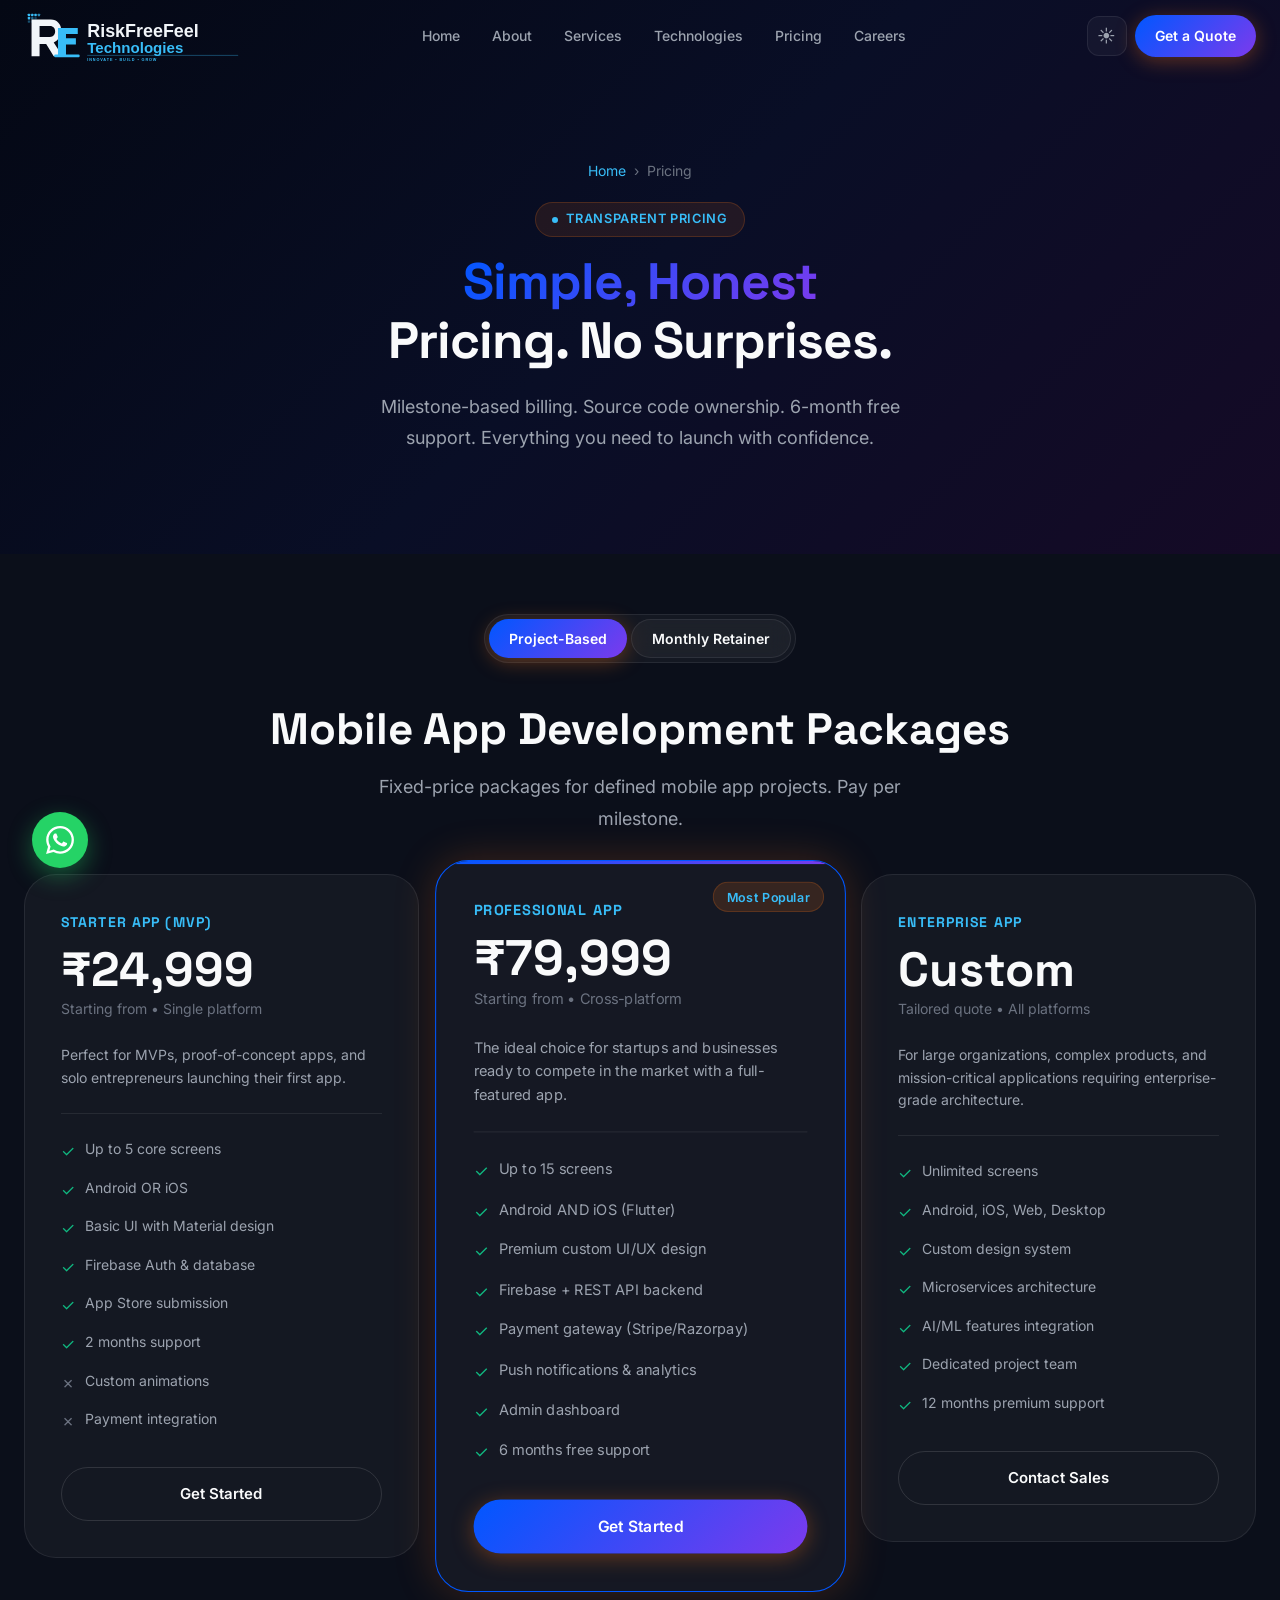
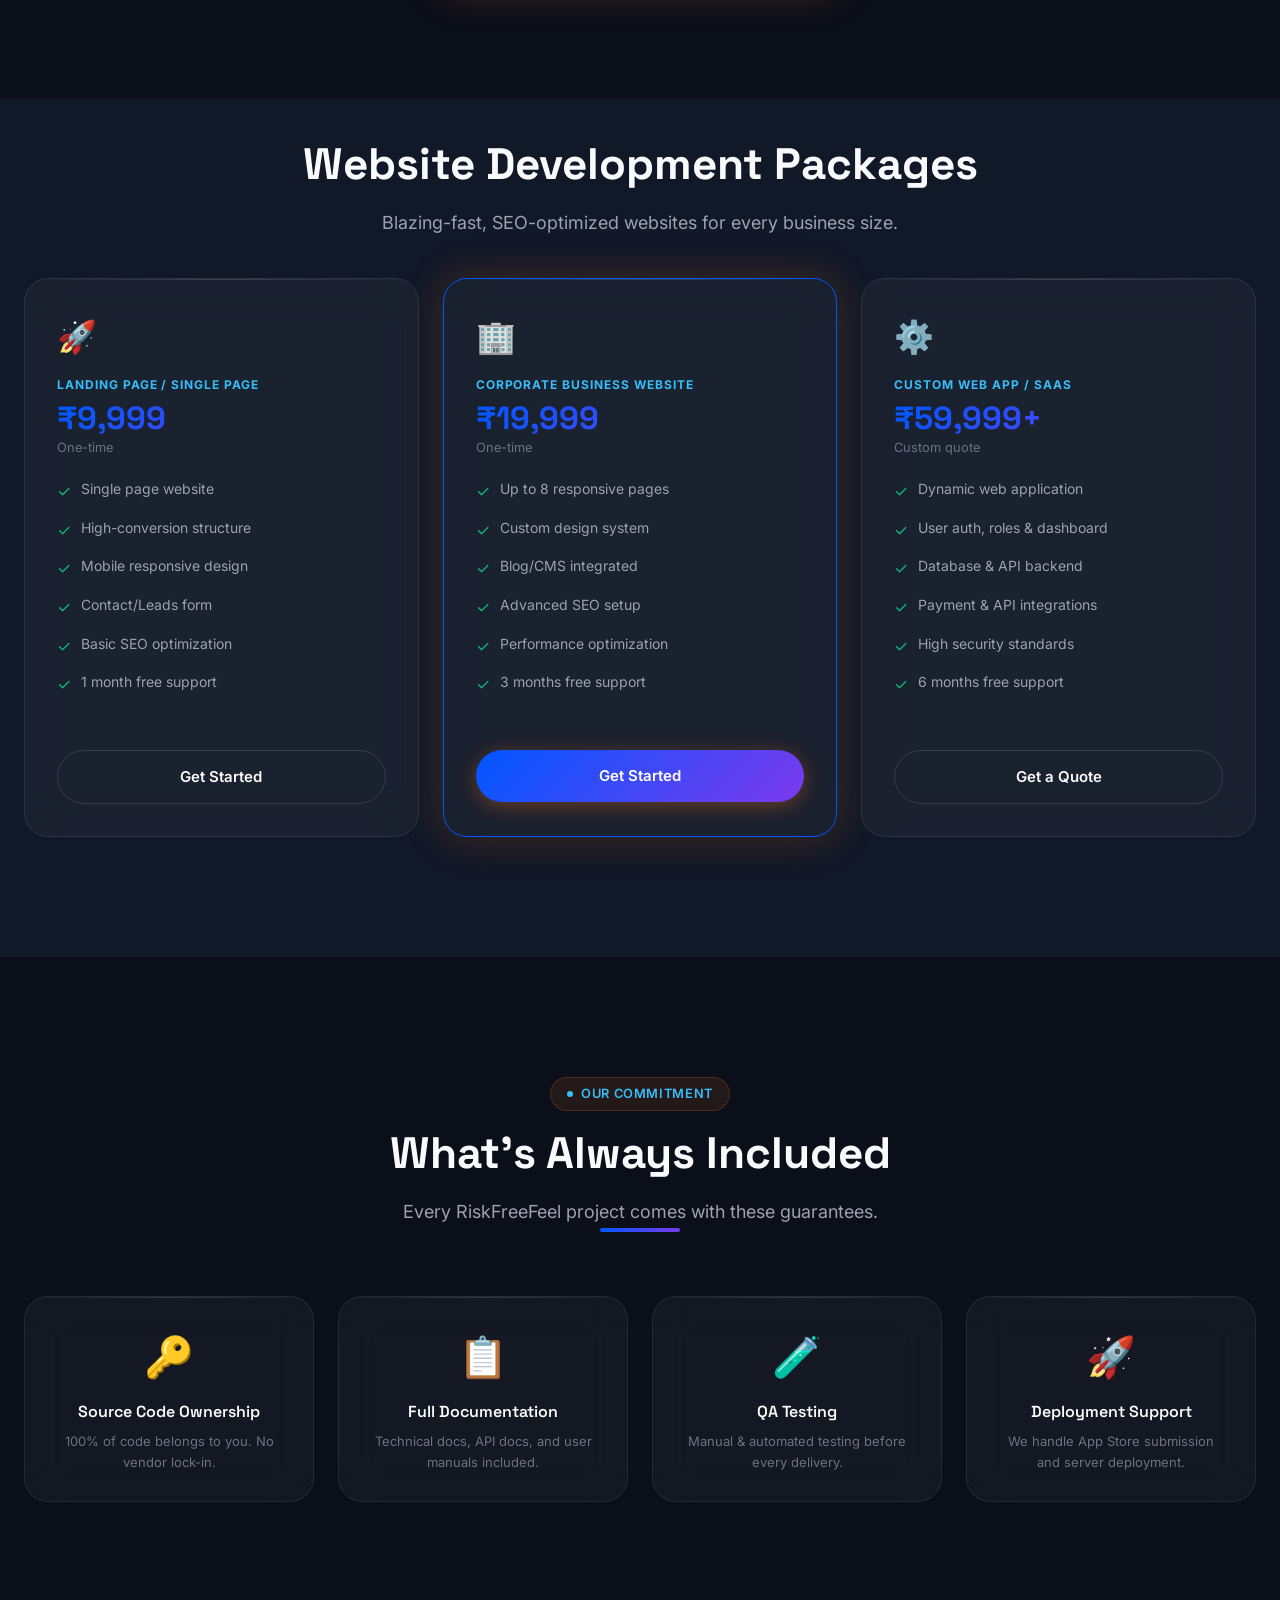
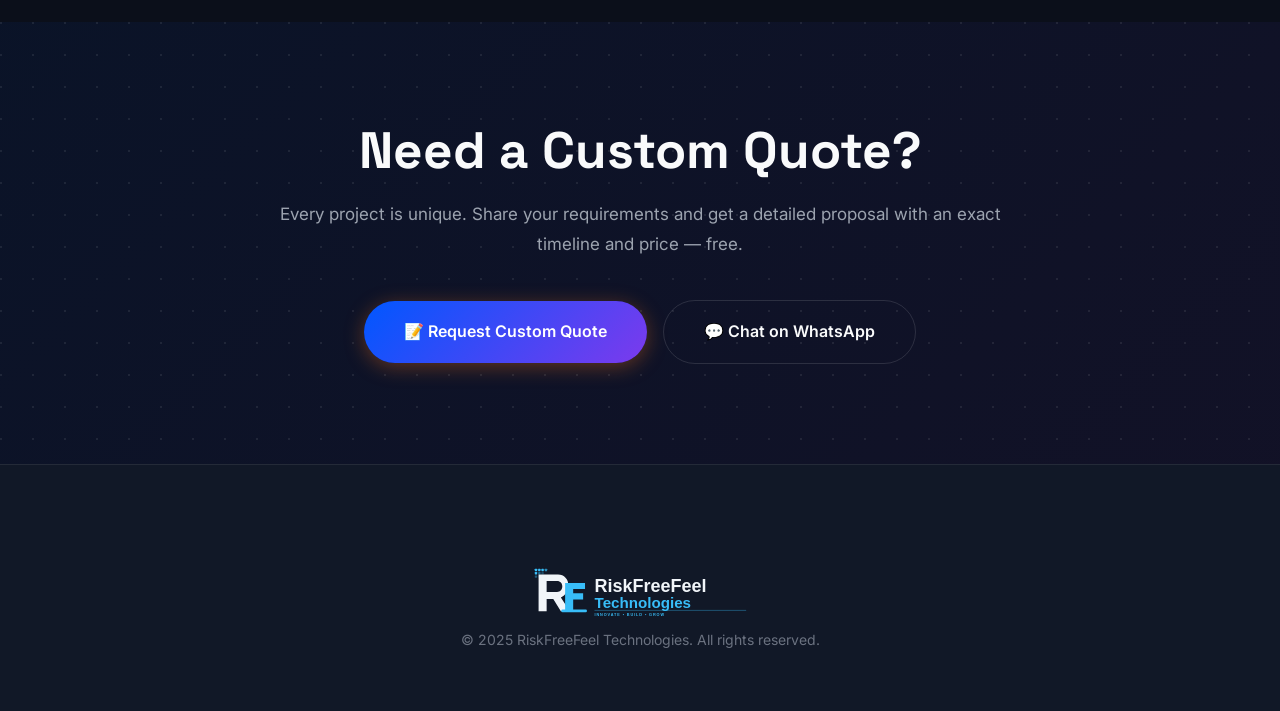
<file: pages/pricing.html>
<!DOCTYPE html>
<html lang="en-IN" data-theme="dark">
<head>
  <meta charset="UTF-8" />
  <meta name="viewport" content="width=device-width, initial-scale=1.0" />
  <meta http-equiv="X-UA-Compatible" content="IE=edge" />

  <!-- Primary SEO Meta Tags -->
  <title>Pricing — RiskFreeFeel Technologies | Transparent &amp; Affordable Software Plans</title>
  <meta name="description" content="Transparent pricing plans for mobile apps, websites, enterprise software, and AI solutions. Milestone-based billing with no hidden fees. Free consultation available." />
  <meta name="author" content="RiskFreeFeel Technologies" />
  <meta name="robots" content="index, follow" />
  <meta name="theme-color" content="#0057FF" />
  <link rel="canonical" href="https://www.riskfreefeel.co.in/pages/pricing.html" />

  <!-- Open Graph / Facebook -->
  <meta property="og:type" content="website" />
  <meta property="og:locale" content="en_IN" />
  <meta property="og:title" content="Pricing | RiskFreeFeel Technologies — Transparent Software Plans" />
  <meta property="og:description" content="Transparent pricing for mobile apps, websites, enterprise software, and AI solutions. Milestone-based billing, source code ownership, 6-month free support. No hidden fees." />
  <meta property="og:url" content="https://www.riskfreefeel.co.in/pages/pricing.html" />
  <meta property="og:site_name" content="RiskFreeFeel Technologies" />
  <meta property="og:image" content="https://www.riskfreefeel.co.in/assets/images/og-cover.jpg" />
  <meta property="og:image:width" content="1200" />
  <meta property="og:image:height" content="630" />
  <meta property="og:image:alt" content="RiskFreeFeel Technologies — Pricing Plans" />

  <!-- Twitter / X Card -->
  <meta name="twitter:card" content="summary_large_image" />
  <meta name="twitter:title" content="Pricing | RiskFreeFeel Technologies" />
  <meta name="twitter:description" content="Transparent pricing for mobile apps, websites, and enterprise software. Milestone-based billing, no hidden fees, 6-month free support." />
  <meta name="twitter:image" content="https://www.riskfreefeel.co.in/assets/images/og-cover.jpg" />
  <meta name="twitter:image:alt" content="RiskFreeFeel Technologies — Pricing Plans" />

  <!-- Favicon & Brand Icons -->
  <link rel="icon" type="image/svg+xml" href="../assets/images/favicon.svg" />
  <link rel="shortcut icon" href="../favicon.svg" />
  <link rel="apple-touch-icon" sizes="180x180" href="../assets/images/favicon.svg" />
  <link rel="manifest" href="../site.webmanifest" />

  <!-- Google Fonts — preconnect for performance -->
  <link rel="preconnect" href="https://fonts.googleapis.com" />
  <link rel="preconnect" href="https://fonts.gstatic.com" crossorigin />
  <link rel="stylesheet" href="https://fonts.googleapis.com/css2?family=Space+Grotesk:wght@300;400;500;600;700&family=Inter:wght@300;400;500;600;700;800&family=JetBrains+Mono:wght@400;500&display=swap" />

  <!-- Stylesheets -->
  <link rel="stylesheet" href="../assets/css/globals.css" />
  <link rel="stylesheet" href="../assets/css/navbar.css" />
  <link rel="stylesheet" href="../assets/css/components.css" />
  <link rel="stylesheet" href="../assets/css/mobile.css" />

  <!-- Structured Data: BreadcrumbList -->
  <script type="application/ld+json">
  {
    "@context": "https://schema.org",
    "@type": "BreadcrumbList",
    "itemListElement": [
      { "@type": "ListItem", "position": 1, "name": "Home", "item": "https://www.riskfreefeel.co.in/" },
      { "@type": "ListItem", "position": 2, "name": "Pricing", "item": "https://www.riskfreefeel.co.in/pages/pricing.html" }
    ]
  }
  </script>

  <!-- Structured Data: WebPage -->
  <script type="application/ld+json">
  {
    "@context": "https://schema.org",
    "@type": "WebPage",
    "name": "Pricing | RiskFreeFeel Technologies",
    "description": "Transparent pricing plans for mobile apps, websites, enterprise software, and AI solutions from RiskFreeFeel Technologies.",
    "url": "https://www.riskfreefeel.co.in/pages/pricing.html",
    "isPartOf": { "@type": "WebSite", "url": "https://www.riskfreefeel.co.in" },
    "dateModified": "2026-08-13"
  }
  </script>

  <link rel="apple-touch-icon" sizes="180x180" href="/assets/images/og-cover.jpg" />
</head>
<body>
<div class="scroll-progress" id="scroll-progress"></div>
<nav class="navbar" id="navbar">
  <div class="navbar-inner">
    <a href="../index.html" class="navbar-logo" aria-label="RiskFreeFeel Technologies Home" style="padding:4px 0;">
      <img src="../assets/images/logo-dark.svg" alt="RiskFreeFeel Technologies" height="52" style="height:52px;width:auto;display:block;" />
    </a>
    <ul class="navbar-links">
      <li><a href="../index.html" class="navbar-link">Home</a></li>
      <li><a href="about.html" class="navbar-link">About</a></li>
      <li><a href="services.html" class="navbar-link">Services</a></li>
      <li><a href="technologies.html" class="navbar-link">Technologies</a></li>
      <li><a href="pricing.html" class="navbar-link active">Pricing</a></li>
      <li><a href="careers.html" class="navbar-link">Careers</a></li>
    </ul>
    <div class="navbar-right">
      <button class="theme-toggle" id="theme-toggle"><span class="theme-icon">☀️</span></button>
      <a href="contact.html" class="btn btn-primary btn-sm">Get a Quote</a>
      <button class="hamburger" id="hamburger"><span class="hamburger-bar"></span><span class="hamburger-bar"></span><span class="hamburger-bar"></span></button>
    </div>
  </div>
</nav>
<div class="mobile-menu" id="mobile-menu">
  <ul class="mobile-menu-links">
    <li><a href="../index.html" class="mobile-menu-link">🏠 Home</a></li>
    <li><a href="about.html" class="mobile-menu-link">👥 About</a></li>
    <li><a href="services.html" class="mobile-menu-link">⚡ Services</a></li>
    <li><a href="technologies.html" class="mobile-menu-link">🔧 Technologies</a></li>
    <li><a href="pricing.html" class="mobile-menu-link active">💰 Pricing</a></li>
    <li><a href="careers.html" class="mobile-menu-link">🚀 Careers</a></li>
    <li><a href="contact.html" class="mobile-menu-link">📩 Contact</a></li>
  </ul>
  <div class="mobile-menu-cta"><a href="contact.html" class="btn btn-primary" style="width:100%;justify-content:center;">Get a Free Quote</a></div>
</div>

<section class="page-hero">
  <div class="hero-bg-gradient" style="opacity:0.7;"></div>
  <div class="page-hero-inner">
    <div class="page-hero-breadcrumb"><a href="../index.html">Home</a> <span>›</span> <span>Pricing</span></div>
    <div class="section-label" style="margin:0 auto 16px;">Transparent Pricing</div>
    <h1 class="display-lg" style="margin-bottom:20px;"><span class="gradient-text">Simple, Honest</span><br/>Pricing. No Surprises.</h1>
    <p class="body-lg" style="max-width:560px;margin:0 auto;">Milestone-based billing. Source code ownership. 6-month free support. Everything you need to launch with confidence.</p>
  </div>
</section>

<!-- PRICING TOGGLE -->
<section style="padding:60px 24px 0;">
  <div class="container" style="text-align:center;">
    <div style="display:inline-flex;background:var(--bg-glass);border:1px solid var(--border-color);border-radius:var(--radius-full);padding:4px;gap:4px;" id="billing-toggle">
      <button class="btn btn-primary btn-sm active" id="toggle-project" style="border-radius:var(--radius-full);">Project-Based</button>
      <button class="btn btn-ghost btn-sm" id="toggle-monthly" style="border-radius:var(--radius-full);">Monthly Retainer</button>
    </div>
  </div>
</section>

<!-- PROJECT PRICING -->
<section class="section" id="project-pricing" style="padding-top:40px;">
  <div class="container">
    <div class="section-header" style="margin-bottom:40px;">
      <h2 class="section-title">Mobile App Development Packages</h2>
      <p class="section-subtitle">Fixed-price packages for defined mobile app projects. Pay per milestone.</p>
    </div>
    <div class="pricing-grid">
      <!-- Starter -->
      <div class="pricing-card reveal">
        <div class="pricing-plan-name">Starter App (MVP)</div>
        <div class="pricing-price">₹24,999</div>
        <div class="pricing-price-sub">Starting from • Single platform</div>
        <p style="font-size:0.875rem;color:var(--text-secondary);margin-bottom:16px;">Perfect for MVPs, proof-of-concept apps, and solo entrepreneurs launching their first app.</p>
        <div class="pricing-divider"></div>
        <div class="pricing-features">
          <div class="pricing-feature"><span class="pricing-check">✓</span> Up to 5 core screens</div>
          <div class="pricing-feature"><span class="pricing-check">✓</span> Android OR iOS</div>
          <div class="pricing-feature"><span class="pricing-check">✓</span> Basic UI with Material design</div>
          <div class="pricing-feature"><span class="pricing-check">✓</span> Firebase Auth & database</div>
          <div class="pricing-feature"><span class="pricing-check">✓</span> App Store submission</div>
          <div class="pricing-feature"><span class="pricing-check">✓</span> 2 months support</div>
          <div class="pricing-feature"><span class="pricing-cross">✗</span> Custom animations</div>
          <div class="pricing-feature"><span class="pricing-cross">✗</span> Payment integration</div>
        </div>
        <a href="contact.html" class="btn btn-outline" style="width:100%;justify-content:center;">Get Started</a>
      </div>

      <!-- Professional -->
      <div class="pricing-card featured reveal delay-100">
        <div class="pricing-badge"><span class="badge badge-blue">Most Popular</span></div>
        <div class="pricing-plan-name">Professional App</div>
        <div class="pricing-price">₹79,999</div>
        <div class="pricing-price-sub">Starting from • Cross-platform</div>
        <p style="font-size:0.875rem;color:var(--text-secondary);margin-bottom:16px;">The ideal choice for startups and businesses ready to compete in the market with a full-featured app.</p>
        <div class="pricing-divider"></div>
        <div class="pricing-features">
          <div class="pricing-feature"><span class="pricing-check">✓</span> Up to 15 screens</div>
          <div class="pricing-feature"><span class="pricing-check">✓</span> Android AND iOS (Flutter)</div>
          <div class="pricing-feature"><span class="pricing-check">✓</span> Premium custom UI/UX design</div>
          <div class="pricing-feature"><span class="pricing-check">✓</span> Firebase + REST API backend</div>
          <div class="pricing-feature"><span class="pricing-check">✓</span> Payment gateway (Stripe/Razorpay)</div>
          <div class="pricing-feature"><span class="pricing-check">✓</span> Push notifications & analytics</div>
          <div class="pricing-feature"><span class="pricing-check">✓</span> Admin dashboard</div>
          <div class="pricing-feature"><span class="pricing-check">✓</span> 6 months free support</div>
        </div>
        <a href="contact.html" class="btn btn-primary" style="width:100%;justify-content:center;">Get Started</a>
      </div>

      <!-- Enterprise -->
      <div class="pricing-card reveal delay-200">
        <div class="pricing-plan-name">Enterprise App</div>
        <div class="pricing-price">Custom</div>
        <div class="pricing-price-sub">Tailored quote • All platforms</div>
        <p style="font-size:0.875rem;color:var(--text-secondary);margin-bottom:16px;">For large organizations, complex products, and mission-critical applications requiring enterprise-grade architecture.</p>
        <div class="pricing-divider"></div>
        <div class="pricing-features">
          <div class="pricing-feature"><span class="pricing-check">✓</span> Unlimited screens</div>
          <div class="pricing-feature"><span class="pricing-check">✓</span> Android, iOS, Web, Desktop</div>
          <div class="pricing-feature"><span class="pricing-check">✓</span> Custom design system</div>
          <div class="pricing-feature"><span class="pricing-check">✓</span> Microservices architecture</div>
          <div class="pricing-feature"><span class="pricing-check">✓</span> AI/ML features integration</div>
          <div class="pricing-feature"><span class="pricing-check">✓</span> Dedicated project team</div>
          <div class="pricing-feature"><span class="pricing-check">✓</span> 12 months premium support</div>
        </div>
        <a href="contact.html" class="btn btn-outline" style="width:100%;justify-content:center;">Contact Sales</a>
      </div>
    </div>
  </div>
</section>

<!-- Website Pricing -->
<section class="section" style="background:var(--bg-secondary);padding-top:40px;" id="website-pricing">
  <div class="container">
    <div class="section-header" style="margin-bottom:40px;">
      <h2 class="section-title">Website Development Packages</h2>
      <p class="section-subtitle">Blazing-fast, SEO-optimized websites for every business size.</p>
    </div>
    <div class="grid grid-3">
      <!-- Landing Page -->
      <div class="card reveal" style="padding:32px;">
        <div style="font-size:2rem;margin-bottom:12px;">🚀</div>
        <div style="font-size:0.75rem;font-weight:700;color:var(--brand-blue-light);text-transform:uppercase;letter-spacing:0.08em;margin-bottom:8px;">Landing Page / Single Page</div>
        <div class="stat-number" style="font-size:2rem;margin-bottom:4px;">₹9,999</div>
        <div style="font-size:0.8rem;color:var(--text-muted);margin-bottom:20px;">One-time</div>
        <div class="pricing-features">
          <div class="pricing-feature"><span class="pricing-check">✓</span> Single page website</div>
          <div class="pricing-feature"><span class="pricing-check">✓</span> High-conversion structure</div>
          <div class="pricing-feature"><span class="pricing-check">✓</span> Mobile responsive design</div>
          <div class="pricing-feature"><span class="pricing-check">✓</span> Contact/Leads form</div>
          <div class="pricing-feature"><span class="pricing-check">✓</span> Basic SEO optimization</div>
          <div class="pricing-feature"><span class="pricing-check">✓</span> 1 month free support</div>
        </div>
        <a href="contact.html" class="btn btn-outline" style="width:100%;justify-content:center;margin-top:20px;">Get Started</a>
      </div>
      <!-- Business Website -->
      <div class="card reveal delay-100" style="padding:32px;border-color:var(--brand-blue);box-shadow:var(--shadow-glow);">
        <div style="font-size:2rem;margin-bottom:12px;">🏢</div>
        <div style="font-size:0.75rem;font-weight:700;color:var(--brand-blue-light);text-transform:uppercase;letter-spacing:0.08em;margin-bottom:8px;">Corporate Business Website</div>
        <div class="stat-number" style="font-size:2rem;margin-bottom:4px;">₹19,999</div>
        <div style="font-size:0.8rem;color:var(--text-muted);margin-bottom:20px;">One-time</div>
        <div class="pricing-features">
          <div class="pricing-feature"><span class="pricing-check">✓</span> Up to 8 responsive pages</div>
          <div class="pricing-feature"><span class="pricing-check">✓</span> Custom design system</div>
          <div class="pricing-feature"><span class="pricing-check">✓</span> Blog/CMS integrated</div>
          <div class="pricing-feature"><span class="pricing-check">✓</span> Advanced SEO setup</div>
          <div class="pricing-feature"><span class="pricing-check">✓</span> Performance optimization</div>
          <div class="pricing-feature"><span class="pricing-check">✓</span> 3 months free support</div>
        </div>
        <a href="contact.html" class="btn btn-primary" style="width:100%;justify-content:center;margin-top:20px;">Get Started</a>
      </div>
      <!-- Web Application -->
      <div class="card reveal delay-200" style="padding:32px;">
        <div style="font-size:2rem;margin-bottom:12px;">⚙️</div>
        <div style="font-size:0.75rem;font-weight:700;color:var(--brand-blue-light);text-transform:uppercase;letter-spacing:0.08em;margin-bottom:8px;">Custom Web App / SaaS</div>
        <div class="stat-number" style="font-size:2rem;margin-bottom:4px;">₹59,999+</div>
        <div style="font-size:0.8rem;color:var(--text-muted);margin-bottom:20px;">Custom quote</div>
        <div class="pricing-features">
          <div class="pricing-feature"><span class="pricing-check">✓</span> Dynamic web application</div>
          <div class="pricing-feature"><span class="pricing-check">✓</span> User auth, roles & dashboard</div>
          <div class="pricing-feature"><span class="pricing-check">✓</span> Database & API backend</div>
          <div class="pricing-feature"><span class="pricing-check">✓</span> Payment & API integrations</div>
          <div class="pricing-feature"><span class="pricing-check">✓</span> High security standards</div>
          <div class="pricing-feature"><span class="pricing-check">✓</span> 6 months free support</div>
        </div>
        <a href="contact.html" class="btn btn-outline" style="width:100%;justify-content:center;margin-top:20px;">Get a Quote</a>
      </div>
    </div>
  </div>
</section>

<!-- What's Included -->
<section class="section" id="included">
  <div class="container">
    <div class="section-header">
      <div class="section-label">Our Commitment</div>
      <h2 class="section-title">What's Always Included</h2>
      <p class="section-subtitle">Every RiskFreeFeel project comes with these guarantees.</p>
      <div class="gradient-separator"></div>
    </div>
    <div class="grid grid-4">
      <div class="card reveal" style="padding:28px;text-align:center;">
        <div style="font-size:2.5rem;margin-bottom:12px;">🔑</div>
        <div class="heading-md" style="font-size:1rem;margin-bottom:8px;">Source Code Ownership</div>
        <p style="font-size:0.8125rem;color:var(--text-muted);">100% of code belongs to you. No vendor lock-in.</p>
      </div>
      <div class="card reveal delay-100" style="padding:28px;text-align:center;">
        <div style="font-size:2.5rem;margin-bottom:12px;">📋</div>
        <div class="heading-md" style="font-size:1rem;margin-bottom:8px;">Full Documentation</div>
        <p style="font-size:0.8125rem;color:var(--text-muted);">Technical docs, API docs, and user manuals included.</p>
      </div>
      <div class="card reveal delay-200" style="padding:28px;text-align:center;">
        <div style="font-size:2.5rem;margin-bottom:12px;">🧪</div>
        <div class="heading-md" style="font-size:1rem;margin-bottom:8px;">QA Testing</div>
        <p style="font-size:0.8125rem;color:var(--text-muted);">Manual & automated testing before every delivery.</p>
      </div>
      <div class="card reveal delay-300" style="padding:28px;text-align:center;">
        <div style="font-size:2.5rem;margin-bottom:12px;">🚀</div>
        <div class="heading-md" style="font-size:1rem;margin-bottom:8px;">Deployment Support</div>
        <p style="font-size:0.8125rem;color:var(--text-muted);">We handle App Store submission and server deployment.</p>
      </div>
    </div>
  </div>
</section>

<!-- CTA -->
<section class="cta-section">
  <div class="cta-bg"></div>
  <div class="cta-pattern"></div>
  <div class="cta-inner">
    <h2 class="cta-title">Need a Custom Quote?</h2>
    <p class="cta-subtitle">Every project is unique. Share your requirements and get a detailed proposal with an exact timeline and price &mdash; free.</p>
    <div class="cta-buttons">
      <a href="contact.html" class="btn btn-primary btn-lg">📝 Request Custom Quote</a>
      <a href="https://wa.me/918189907917" class="btn btn-outline btn-lg" target="_blank">💬 Chat on WhatsApp</a>
    </div>
  </div>
</section>

<footer class="footer"><div class="footer-inner"><div style="text-align:center;padding:20px 0;"><a href="../index.html" class="navbar-logo" style="justify-content:center;margin-bottom:12px;display:flex;"><img src="../assets/images/logo-dark.svg" alt="RiskFreeFeel Technologies" height="52" style="height:52px;width:auto;display:block;" /></a><p style="color:var(--text-muted);font-size:0.875rem;">© 2025 RiskFreeFeel Technologies. All rights reserved.</p></div></div></footer>

<div class="whatsapp-fab"><a href="https://wa.me/918189907917" class="whatsapp-btn" target="_blank" rel="noopener" aria-label="WhatsApp"><svg width="28" height="28" viewBox="0 0 24 24" fill="currentColor"><path d="M17.472 14.382c-.297-.149-1.758-.867-2.03-.967-.273-.099-.471-.148-.67.15-.197.297-.767.966-.94 1.164-.173.199-.347.223-.644.075-.297-.15-1.255-.463-2.39-1.475-.883-.788-1.48-1.761-1.653-2.059-.173-.297-.018-.458.13-.606.134-.133.298-.347.446-.52.149-.174.198-.298.298-.497.099-.198.05-.371-.025-.52-.075-.149-.669-1.612-.916-2.207-.242-.579-.487-.5-.669-.51-.173-.008-.371-.01-.57-.01-.198 0-.52.074-.792.372-.272.297-1.04 1.016-1.04 2.479 0 1.462 1.065 2.875 1.213 3.074.149.198 2.096 3.2 5.077 4.487.709.306 1.262.489 1.694.625.712.227 1.36.195 1.871.118.571-.085 1.758-.719 2.006-1.413.248-.694.248-1.289.173-1.413-.074-.124-.272-.198-.57-.347m-5.421 7.403h-.004a9.87 9.87 0 01-5.031-1.378l-.361-.214-3.741.982.998-3.648-.235-.374a9.86 9.86 0 01-1.51-5.26c.001-5.45 4.436-9.884 9.888-9.884 2.64 0 5.122 1.03 6.988 2.898a9.825 9.825 0 012.893 6.994c-.003 5.45-4.437 9.884-9.885 9.884m8.413-18.297A11.815 11.815 0 0012.05 0C5.495 0 .16 5.335.157 11.892c0 2.096.547 4.142 1.588 5.945L.057 24l6.305-1.654a11.882 11.882 0 005.683 1.448h.005c6.554 0 11.89-5.335 11.893-11.893a11.821 11.821 0 00-3.48-8.413z"/></svg></a><div class="whatsapp-tooltip">Chat on WhatsApp</div></div>

<button id="back-to-top" aria-label="Back to top" style="position:fixed;bottom:96px;right:32px;z-index:var(--z-chatbot);width:44px;height:44px;border-radius:50%;background:var(--gradient-primary);color:#fff;display:flex;align-items:center;justify-content:center;font-size:1.1rem;border:none;cursor:pointer;box-shadow:0 4px 15px rgba(0,87,255,0.35);opacity:0;pointer-events:none;transition:opacity 0.3s ease, transform 0.2s ease;">↑</button>
<script src="../assets/js/main.js" defer></script>
</body>
</html>
</file>
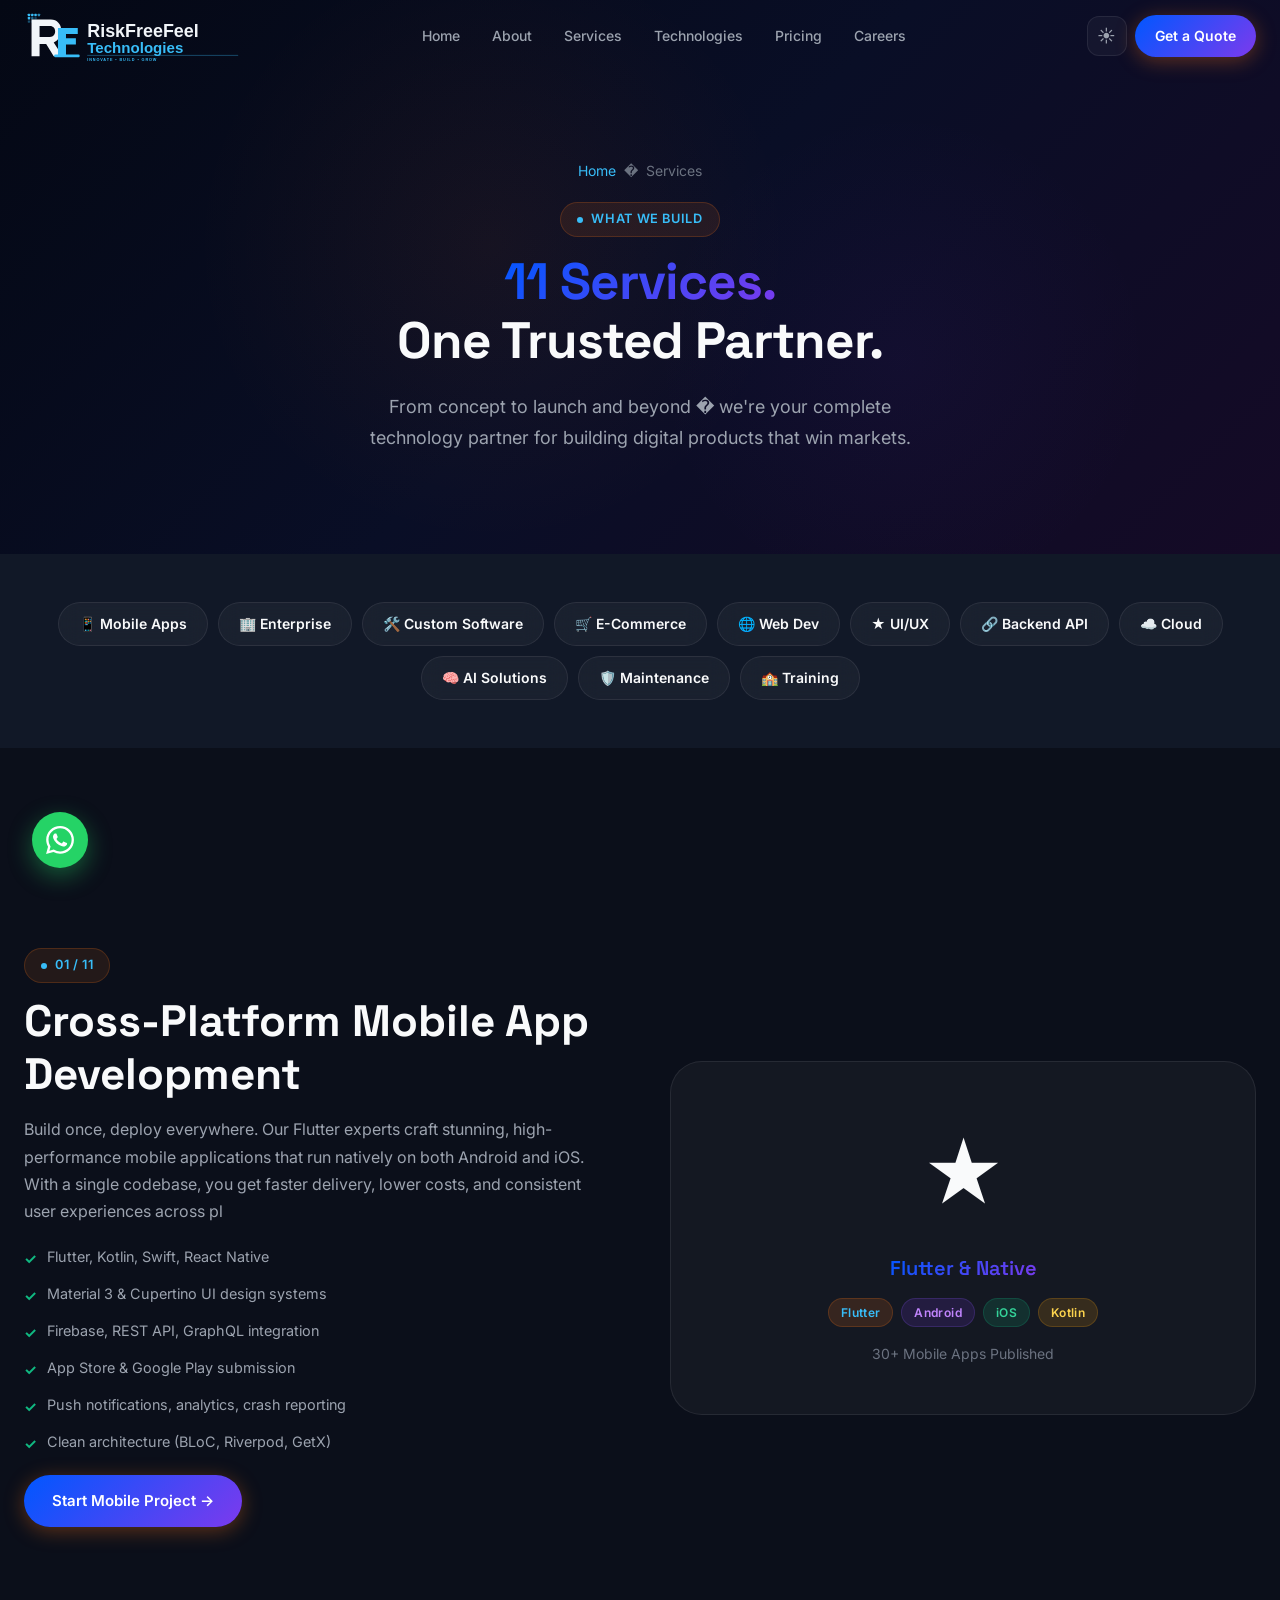
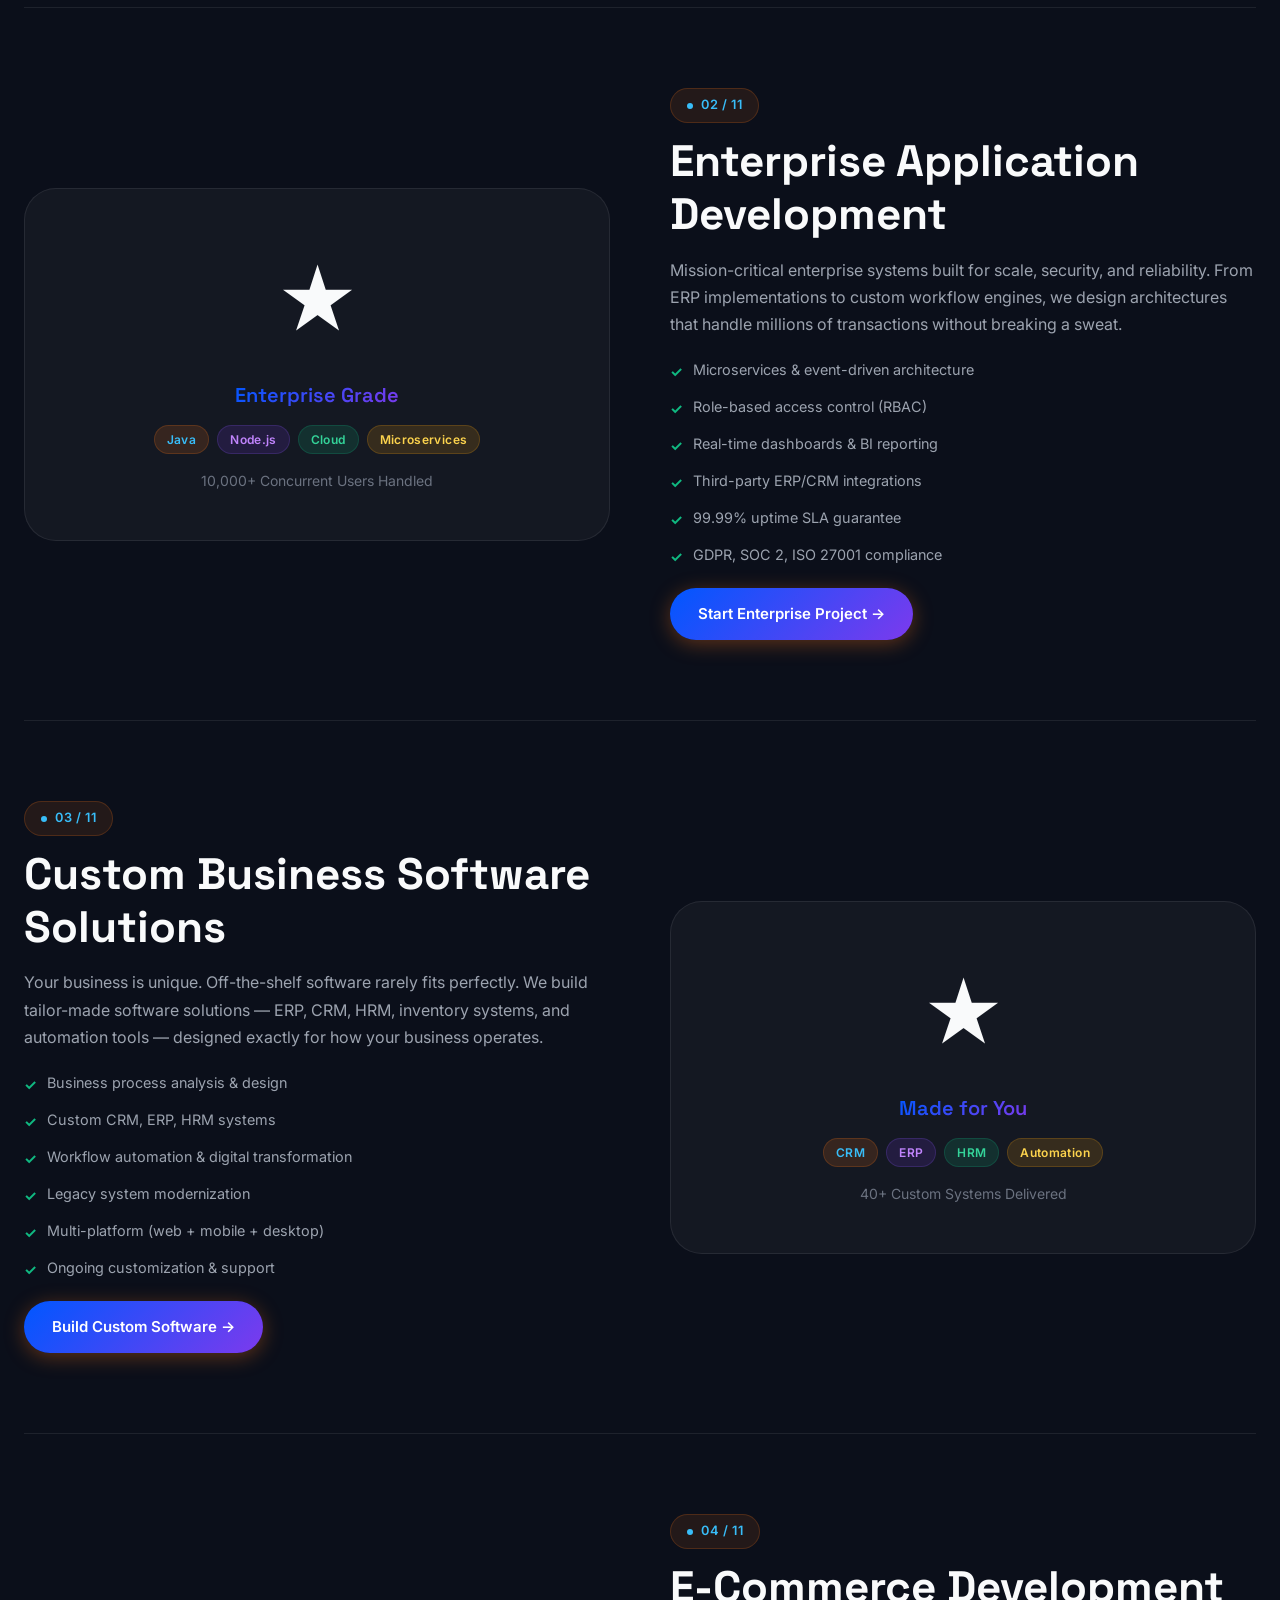
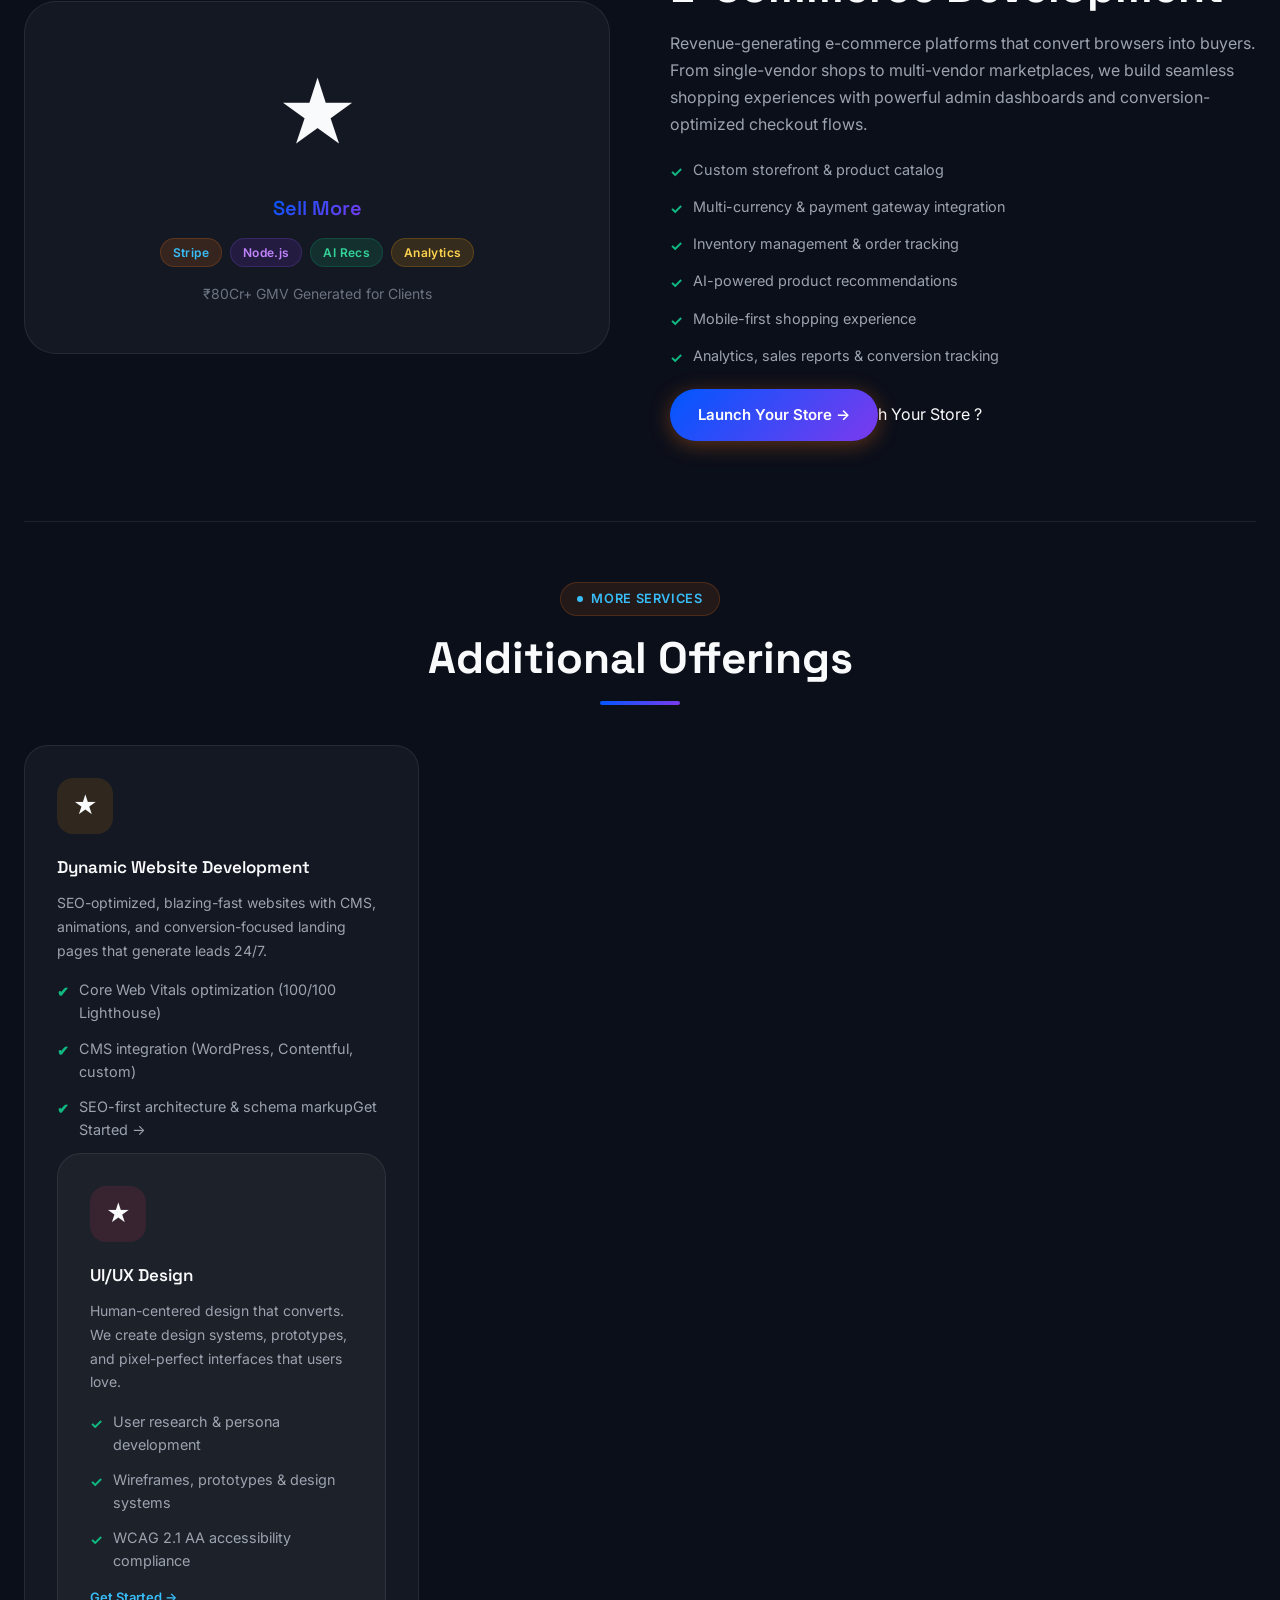
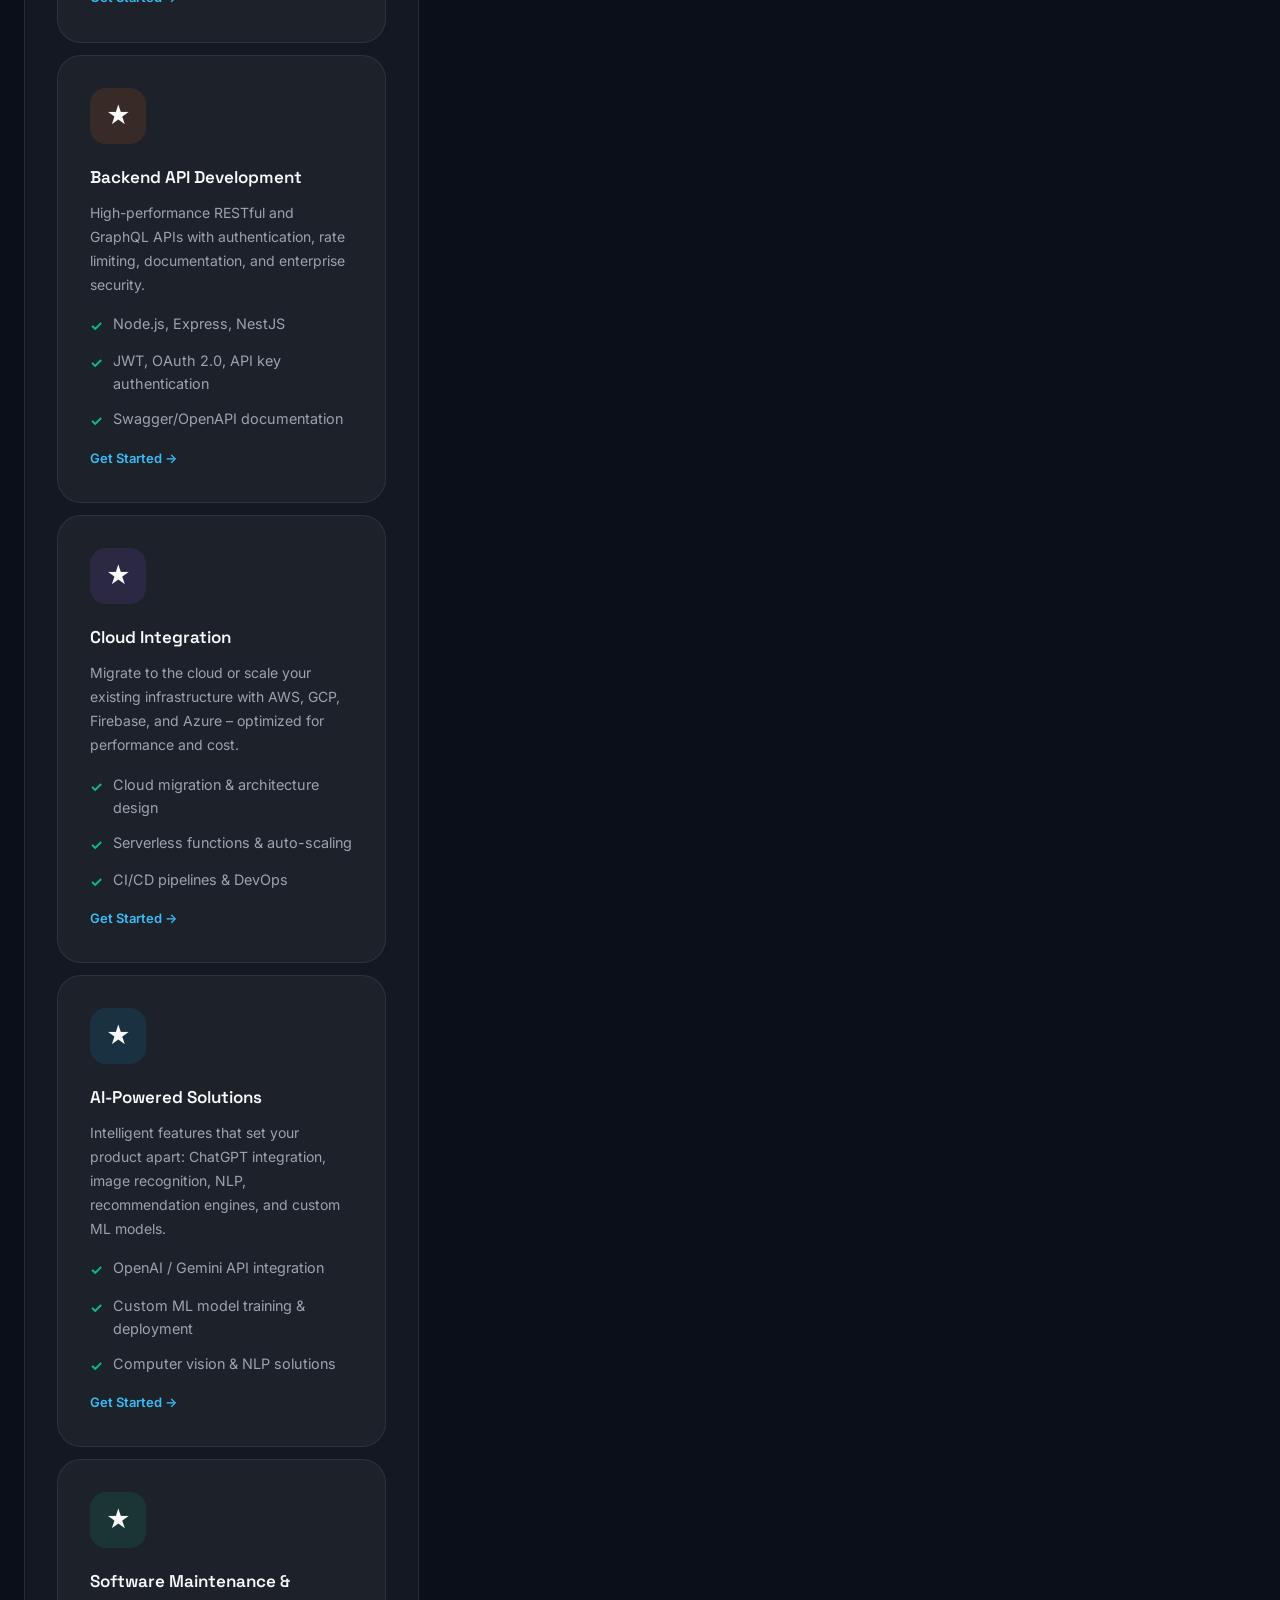
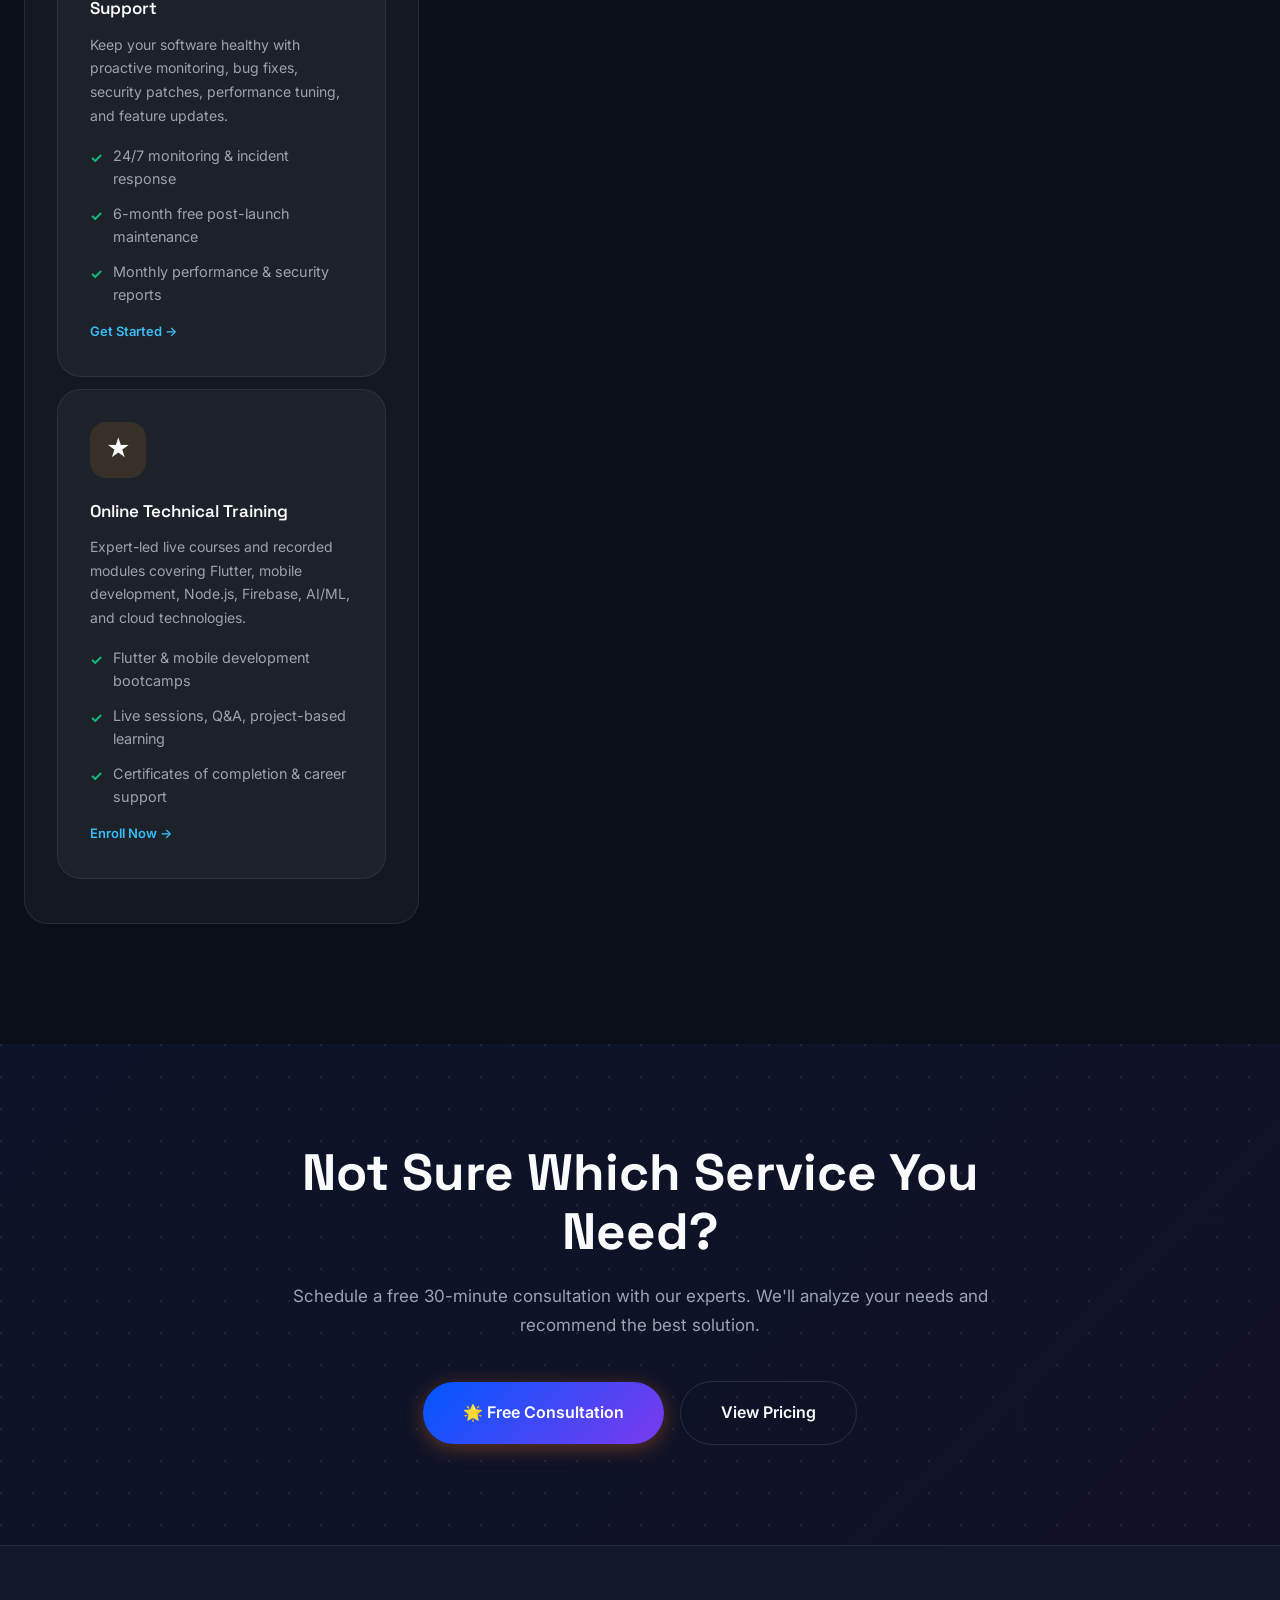
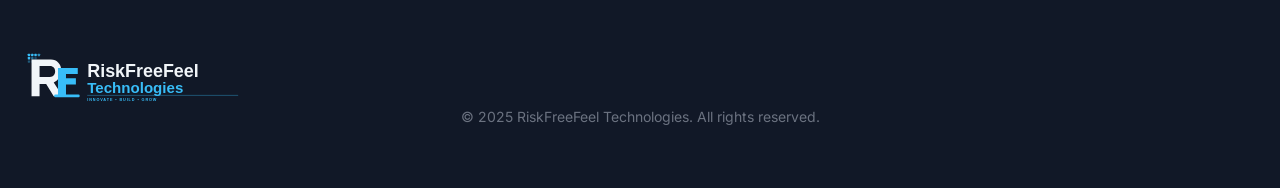
<file: pages/services.html>
<!DOCTYPE html>
<html lang="en-IN" data-theme="dark">
<head>
  <meta charset="UTF-8" />
  <meta name="viewport" content="width=device-width, initial-scale=1.0" />
  <meta http-equiv="X-UA-Compatible" content="IE=edge" />

  <!-- Primary SEO Meta Tags -->
  <title>Services | RiskFreeFeel Technologies — Mobile Apps, Web &amp; AI Solutions</title>
  <meta name="description" content="Explore 11 comprehensive technology services from RiskFreeFeel Technologies: mobile app development, enterprise software, AI solutions, web development, UI/UX design, cloud integration, and more." />
  <meta name="author" content="RiskFreeFeel Technologies" />
  <meta name="robots" content="index, follow" />
  <meta name="theme-color" content="#0057FF" />
  <link rel="canonical" href="https://www.riskfreefeel.co.in/pages/services.html" />

  <!-- Open Graph / Facebook -->
  <meta property="og:type" content="website" />
  <meta property="og:locale" content="en_IN" />
  <meta property="og:title" content="Services | RiskFreeFeel Technologies — Mobile Apps, Web &amp; AI Solutions" />
  <meta property="og:description" content="Explore 11 comprehensive technology services: mobile app development, enterprise software, AI solutions, web development, UI/UX design, and cloud integration." />
  <meta property="og:url" content="https://www.riskfreefeel.co.in/pages/services.html" />
  <meta property="og:site_name" content="RiskFreeFeel Technologies" />
  <meta property="og:image" content="https://www.riskfreefeel.co.in/assets/images/og-cover.jpg" />
  <meta property="og:image:width" content="1200" />
  <meta property="og:image:height" content="630" />
  <meta property="og:image:alt" content="RiskFreeFeel Technologies — Technology Services" />

  <!-- Twitter / X Card -->
  <meta name="twitter:card" content="summary_large_image" />
  <meta name="twitter:title" content="Services | RiskFreeFeel Technologies" />
  <meta name="twitter:description" content="11 comprehensive technology services: mobile app development, enterprise software, AI solutions, web development, UI/UX design, and cloud integration." />
  <meta name="twitter:image" content="https://www.riskfreefeel.co.in/assets/images/og-cover.jpg" />
  <meta name="twitter:image:alt" content="RiskFreeFeel Technologies — Technology Services" />

  <!-- Favicon & Brand Icons -->
  <link rel="icon" type="image/svg+xml" href="../assets/images/favicon.svg" />
  <link rel="shortcut icon" href="../favicon.svg" />
  <link rel="apple-touch-icon" sizes="180x180" href="../assets/images/favicon.svg" />
  <link rel="manifest" href="../site.webmanifest" />

  <!-- Google Fonts — preconnect for performance -->
  <link rel="preconnect" href="https://fonts.googleapis.com" />
  <link rel="preconnect" href="https://fonts.gstatic.com" crossorigin />
  <link rel="stylesheet" href="https://fonts.googleapis.com/css2?family=Space+Grotesk:wght@300;400;500;600;700&family=Inter:wght@300;400;500;600;700;800&family=JetBrains+Mono:wght@400;500&display=swap" />

  <!-- Stylesheets -->
  <link rel="stylesheet" href="../assets/css/globals.css" />
  <link rel="stylesheet" href="../assets/css/navbar.css" />
  <link rel="stylesheet" href="../assets/css/components.css" />
  <link rel="stylesheet" href="../assets/css/mobile.css" />

  <!-- Structured Data: BreadcrumbList -->
  <script type="application/ld+json">
  {
    "@context": "https://schema.org",
    "@type": "BreadcrumbList",
    "itemListElement": [
      {
        "@type": "ListItem",
        "position": 1,
        "name": "Home",
        "item": "https://www.riskfreefeel.co.in/"
      },
      {
        "@type": "ListItem",
        "position": 2,
        "name": "Services",
        "item": "https://www.riskfreefeel.co.in/pages/services.html"
      }
    ]
  }
  </script>

  <!-- Structured Data: WebPage + Service -->
  <script type="application/ld+json">
  {
    "@context": "https://schema.org",
    "@type": "WebPage",
    "name": "Services | RiskFreeFeel Technologies",
    "description": "Explore 11 comprehensive technology services from RiskFreeFeel Technologies.",
    "url": "https://www.riskfreefeel.co.in/pages/services.html",
    "isPartOf": { "@type": "WebSite", "url": "https://www.riskfreefeel.co.in" },
    "dateModified": "2026-08-13",
    "breadcrumb": {
      "@type": "BreadcrumbList",
      "itemListElement": [
        { "@type": "ListItem", "position": 1, "name": "Home", "item": "https://www.riskfreefeel.co.in/" },
        { "@type": "ListItem", "position": 2, "name": "Services", "item": "https://www.riskfreefeel.co.in/pages/services.html" }
      ]
    }
  }
  </script>

  <!-- Structured Data: ItemList of Services -->
  <script type="application/ld+json">
  {
    "@context": "https://schema.org",
    "@type": "ItemList",
    "name": "Technology Services by RiskFreeFeel Technologies",
    "itemListElement": [
      { "@type": "ListItem", "position": 1, "name": "Cross-Platform Mobile App Development", "url": "https://www.riskfreefeel.co.in/pages/services.html#mobile" },
      { "@type": "ListItem", "position": 2, "name": "Enterprise Application Development", "url": "https://www.riskfreefeel.co.in/pages/services.html#enterprise" },
      { "@type": "ListItem", "position": 3, "name": "Dynamic Website Development", "url": "https://www.riskfreefeel.co.in/pages/services.html#web" },
      { "@type": "ListItem", "position": 4, "name": "AI-Powered Solutions", "url": "https://www.riskfreefeel.co.in/pages/services.html#ai" },
      { "@type": "ListItem", "position": 5, "name": "UI/UX Design", "url": "https://www.riskfreefeel.co.in/pages/services.html#uiux" },
      { "@type": "ListItem", "position": 6, "name": "Cloud Integration", "url": "https://www.riskfreefeel.co.in/pages/services.html#cloud" },
      { "@type": "ListItem", "position": 7, "name": "Custom Business Software", "url": "https://www.riskfreefeel.co.in/pages/services.html#custom" },
      { "@type": "ListItem", "position": 8, "name": "E-Commerce Development", "url": "https://www.riskfreefeel.co.in/pages/services.html#ecommerce" }
    ]
  }
  </script>
  <style>
    .service-detail {
      display: grid;
      grid-template-columns: 1fr 1fr;
      gap: 60px;
      align-items: center;
      padding: 80px 0;
      border-bottom: 1px solid var(--border-color);
    }
    .service-detail:last-child { border-bottom: none; }
    .service-detail.reverse .service-detail-content { order: 2; }
    .service-detail.reverse .service-detail-visual { order: 1; }
    .service-detail-visual {
      background: var(--bg-glass);
      border: 1px solid var(--border-color);
      border-radius: var(--radius-2xl);
      padding: 48px;
      text-align: center;
      min-height: 280px;
      display: flex;
      align-items: center;
      justify-content: center;
      flex-direction: column;
      gap: 16px;
      transition: all var(--transition-base);
    }
    .service-detail-visual:hover {
      border-color: var(--border-accent);
      box-shadow: var(--shadow-card);
    }
    .service-detail-visual .service-emoji { font-size: 5rem; }
    .feature-list { display: flex; flex-direction: column; gap: 12px; margin: 20px 0; }
    .feature-item {
      display: flex;
      align-items: flex-start;
      gap: 10px;
      font-size: 0.9rem;
      color: var(--text-secondary);
    }
    .feature-check { color: #10B981; font-weight: 700; margin-top: 2px; flex-shrink: 0; }
    @media(max-width:768px) {
      .service-detail { grid-template-columns: 1fr; }
      .service-detail.reverse .service-detail-content { order: 1; }
      .service-detail.reverse .service-detail-visual { order: 2; }
    }
  </style>
  <link rel="apple-touch-icon" sizes="180x180" href="/assets/images/og-cover.jpg" />
</head>
<body>

<div class="scroll-progress" id="scroll-progress"></div>

<nav class="navbar" id="navbar">
  <div class="navbar-inner">
    <a href="../index.html" class="navbar-logo" style="padding:4px 0;"><img src="../assets/images/logo-dark.svg" alt="RiskFreeFeel Technologies" height="52" style="height:52px;width:auto;display:block;" /></a>
    <ul class="navbar-links">
      <li><a href="../index.html" class="navbar-link">Home</a></li>
      <li><a href="about.html" class="navbar-link">About</a></li>
      <li><a href="services.html" class="navbar-link active">Services</a></li>
      <li><a href="technologies.html" class="navbar-link">Technologies</a></li>
      <li><a href="pricing.html" class="navbar-link">Pricing</a></li>
      <li><a href="careers.html" class="navbar-link">Careers</a></li>
    </ul>
    <div class="navbar-right">
      <button class="theme-toggle" id="theme-toggle"><span class="theme-icon">&#9728;&#65039;</span></button>
      <a href="contact.html" class="btn btn-primary btn-sm">Get a Quote</a>
      <button class="hamburger" id="hamburger"><span class="hamburger-bar"></span><span class="hamburger-bar"></span><span class="hamburger-bar"></span></button>
    </div>
  </div>
</nav>
<div class="mobile-menu" id="mobile-menu">
  <ul class="mobile-menu-links">
    <li><a href="../index.html" class="mobile-menu-link">&#127968; Home</a></li>
    <li><a href="about.html" class="mobile-menu-link">&#8505;&#65039; About</a></li>
    <li><a href="services.html" class="mobile-menu-link active">&#9881;&#65039; Services</a></li>
    <li><a href="technologies.html" class="mobile-menu-link">&#128187; Technologies</a></li>
    <li><a href="pricing.html" class="mobile-menu-link">&#128176; Pricing</a></li>
    <li><a href="careers.html" class="mobile-menu-link">&#128200; Careers</a></li>
    <li><a href="contact.html" class="mobile-menu-link">&#128222; Contact</a></li>
  </ul>
  <div class="mobile-menu-cta"><a href="contact.html" class="btn btn-primary" style="width:100%;justify-content:center;">Get a Free Quote</a></div>
</div>

<!-- PAGE HERO -->
<section class="page-hero">
  <div class="hero-bg-gradient" style="opacity:0.7;"></div>
  <div class="hero-orb-1" style="opacity:0.4;"></div>
  <div class="hero-orb-2" style="opacity:0.4;"></div>
  <div class="page-hero-inner">
    <div class="page-hero-breadcrumb">
      <a href="../index.html">Home</a> <span>�</span> <span>Services</span>
    </div>
    <div class="section-label" style="margin:0 auto 16px;">What We Build</div>
    <h1 class="display-lg" style="margin-bottom:20px;">
      <span class="gradient-text">11 Services.</span><br/>One Trusted Partner.
    </h1>
    <p class="body-lg" style="max-width:580px;margin:0 auto;">From concept to launch and beyond � we're your complete technology partner for building digital products that win markets.</p>
  </div>
</section>

<!-- SERVICE QUICK LINKS -->
<section style="padding:48px 24px;background:var(--bg-secondary);">
  <div class="container">
    <div style="display:flex;flex-wrap:wrap;gap:10px;justify-content:center;">
      <a href="#mobile" class="btn btn-ghost btn-sm">&#128241; Mobile Apps</a>
      <a href="#enterprise" class="btn btn-ghost btn-sm">&#127970; Enterprise</a>
      <a href="#custom" class="btn btn-ghost btn-sm">&#128736;&#65039; Custom Software</a>
      <a href="#ecommerce" class="btn btn-ghost btn-sm">&#128722; E-Commerce</a>
      <a href="#web" class="btn btn-ghost btn-sm">&#127760; Web Dev</a>
      <a href="#uiux" class="btn btn-ghost btn-sm">&#9733; UI/UX</a>
      <a href="#api" class="btn btn-ghost btn-sm">&#128279; Backend API</a>
      <a href="#cloud" class="btn btn-ghost btn-sm">&#9729;&#65039; Cloud</a>
      <a href="#ai" class="btn btn-ghost btn-sm">&#129504; AI Solutions</a>
      <a href="#maintenance" class="btn btn-ghost btn-sm">&#128737;&#65039; Maintenance</a>
      <a href="#training" class="btn btn-ghost btn-sm">&#127979; Training</a>
    </div>
  </div>
</section>

<!-- DETAILED SERVICES -->
<section class="section" id="services-detail">
  <div class="container">

    <!-- Service 1: Mobile -->
    <div class="service-detail reveal" id="mobile">
      <div class="service-detail-content">
        <div class="section-label" style="margin-bottom:12px;">01 / 11</div>
        <h2 class="section-title" style="text-align:left;margin-bottom:16px;">Cross-Platform Mobile App Development</h2>
        <p class="body-md" style="margin-bottom:20px;">Build once, deploy everywhere. Our Flutter experts craft stunning, high-performance mobile applications that run natively on both Android and iOS. With a single codebase, you get faster delivery, lower costs, and consistent user experiences across pl        <div class="feature-list">
          <div class="feature-item"><span class="feature-check">&#10003;</span> Flutter, Kotlin, Swift, React Native</div>
          <div class="feature-item"><span class="feature-check">&#10003;</span> Material 3 &amp; Cupertino UI design systems</div>
          <div class="feature-item"><span class="feature-check">&#10003;</span> Firebase, REST API, GraphQL integration</div>
          <div class="feature-item"><span class="feature-check">&#10003;</span> App Store &amp; Google Play submission</div>
          <div class="feature-item"><span class="feature-check">&#10003;</span> Push notifications, analytics, crash reporting</div>
          <div class="feature-item"><span class="feature-check">&#10003;</span> Clean architecture (BLoC, Riverpod, GetX)</div>
        </div>
        <a href="contact.html" class="btn btn-primary">Start Mobile Project &#8594;</a>
      </div>
      <div class="service-detail-visual">
        <div class="service-emoji">&#9733;</div>
        <div class="heading-md gradient-text">Flutter &amp; Native</div>
        <div style="display:flex;gap:8px;flex-wrap:wrap;justify-content:center;">
          <span class="badge badge-blue">Flutter</span>
          <span class="badge badge-violet">Android</span>
          <span class="badge badge-green">iOS</span>
          <span class="badge badge-gold">Kotlin</span>
        </div>
        <div style="color:var(--text-muted);font-size:0.875rem;">30+ Mobile Apps Published</div>
      </div>
    </div>

    <!-- Service 2: Enterprise -->
    <div class="service-detail reverse reveal" id="enterprise">
      <div class="service-detail-content">
        <div class="section-label" style="margin-bottom:12px;">02 / 11</div>
        <h2 class="section-title" style="text-align:left;margin-bottom:16px;">Enterprise Application Development</h2>
        <p class="body-md" style="margin-bottom:20px;">Mission-critical enterprise systems built for scale, security, and reliability. From ERP implementations to custom workflow engines, we design architectures that handle millions of transactions without breaking a sweat.</p>
        <div class="feature-list">
          <div class="feature-item"><span class="feature-check">&#10003;</span> Microservices &amp; event-driven architecture</div>
          <div class="feature-item"><span class="feature-check">&#10003;</span> Role-based access control (RBAC)</div>
          <div class="feature-item"><span class="feature-check">&#10003;</span> Real-time dashboards &amp; BI reporting</div>
          <div class="feature-item"><span class="feature-check">&#10003;</span> Third-party ERP/CRM integrations</div>
          <div class="feature-item"><span class="feature-check">&#10003;</span> 99.99% uptime SLA guarantee</div>
          <div class="feature-item"><span class="feature-check">&#10003;</span> GDPR, SOC 2, ISO 27001 compliance</div>
        </div>
        <a href="contact.html" class="btn btn-primary">Start Enterprise Project &#8594;</a>
      </div>
      <div class="service-detail-visual">
        <div class="service-emoji">&#9733;</div>
        <div class="heading-md gradient-text">Enterprise Grade</div>
        <div style="display:flex;gap:8px;flex-wrap:wrap;justify-content:center;">
          <span class="badge badge-blue">Java</span>
          <span class="badge badge-violet">Node.js</span>
          <span class="badge badge-green">Cloud</span>
          <span class="badge badge-gold">Microservices</span>
        </div>
        <div style="color:var(--text-muted);font-size:0.875rem;">10,000+ Concurrent Users Handled</div>
      </div>
    </div>

    <!-- Service 3: Custom Software -->
    <div class="service-detail reveal" id="custom">
      <div class="service-detail-content">
        <div class="section-label" style="margin-bottom:12px;">03 / 11</div>
        <h2 class="section-title" style="text-align:left;margin-bottom:16px;">Custom Business Software Solutions</h2>
        <p class="body-md" style="margin-bottom:20px;">Your business is unique. Off-the-shelf software rarely fits perfectly. We build tailor-made software solutions &mdash; ERP, CRM, HRM, inventory systems, and automation tools &mdash; designed exactly for how your business operates.</p>
        <div class="feature-list">
          <div class="feature-item"><span class="feature-check">&#10003;</span> Business process analysis &amp; design</div>
          <div class="feature-item"><span class="feature-check">&#10003;</span> Custom CRM, ERP, HRM systems</div>
          <div class="feature-item"><span class="feature-check">&#10003;</span> Workflow automation &amp; digital transformation</div>
          <div class="feature-item"><span class="feature-check">&#10003;</span> Legacy system modernization</div>
          <div class="feature-item"><span class="feature-check">&#10003;</span> Multi-platform (web + mobile + desktop)</div>
          <div class="feature-item"><span class="feature-check">&#10003;</span> Ongoing customization &amp; support</div>
        </div>
        <a href="contact.html" class="btn btn-primary">Build Custom Software &#8594;</a>
      </div>
      <div class="service-detail-visual">
        <div class="service-emoji">&#9733;</div>
        <div class="heading-md gradient-text">Made for You</div>
        <div style="display:flex;gap:8px;flex-wrap:wrap;justify-content:center;">
          <span class="badge badge-blue">CRM</span>
          <span class="badge badge-violet">ERP</span>
          <span class="badge badge-green">HRM</span>
          <span class="badge badge-gold">Automation</span>
        </div>
        <div style="color:var(--text-muted);font-size:0.875rem;">40+ Custom Systems Delivered</div>
      </div>
    </div>

    <!-- Service 4: E-Commerce -->
    <div class="service-detail reverse reveal" id="ecommerce">
      <div class="service-detail-content">
        <div class="section-label" style="margin-bottom:12px;">04 / 11</div>
        <h2 class="section-title" style="text-align:left;margin-bottom:16px;">E-Commerce Development</h2>
        <p class="body-md" style="margin-bottom:20px;">Revenue-generating e-commerce platforms that convert browsers into buyers. From single-vendor shops to multi-vendor marketplaces, we build seamless shopping experiences with powerful admin dashboards and conversion-optimized checkout flows.</p>
        <div class="feature-list">
          <div class="feature-item"><span class="feature-check">&#10003;</span> Custom storefront &amp; product catalog</div>
          <div class="feature-item"><span class="feature-check">&#10003;</span> Multi-currency &amp; payment gateway integration</div>
          <div class="feature-item"><span class="feature-check">&#10003;</span> Inventory management &amp; order tracking</div>
          <div class="feature-item"><span class="feature-check">&#10003;</span> AI-powered product recommendations</div>
          <div class="feature-item"><span class="feature-check">&#10003;</span> Mobile-first shopping experience</div>
          <div class="feature-item"><span class="feature-check">&#10003;</span> Analytics, sales reports &amp; conversion tracking</div>
        </div>
        <a href="contact.html" class="btn btn-primary">Launch Your Store &#8594;</a>h Your Store ?</a>
      </div>
      <div class="service-detail-visual">
        <div class="service-emoji">&#9733;</div>
        <div class="heading-md gradient-text">Sell More</div>
        <div style="display:flex;gap:8px;flex-wrap:wrap;justify-content:center;">
          <span class="badge badge-blue">Stripe</span>
          <span class="badge badge-violet">Node.js</span>
          <span class="badge badge-green">AI Recs</span>
          <span class="badge badge-gold">Analytics</span>
        </div>
        <div style="color:var(--text-muted);font-size:0.875rem;">₹80Cr+ GMV Generated for Clients</div>
      </div>
    </div>

    <!-- Services 5-11 compact -->
    <div style="margin-top:60px;">
      <div class="section-header" style="margin-bottom:40px;">
        <div class="section-label">More Services</div>
        <h2 class="section-title">Additional Offerings</h2>
        <div class="gradient-separator"></div>
      </div>
      <div class="services-grid">
        <div class="service-card reveal" id="web">
          <div class="service-icon" style="background:rgba(245,158,11,0.12);">&#9733;</div>
          <h3 class="service-title">Dynamic Website Development</h3>
          <p class="service-desc">SEO-optimized, blazing-fast websites with CMS, animations, and conversion-focused landing pages that generate leads 24/7.</p>
          <div class="feature-list" style="margin:12px 0;">
            <div class="feature-item"><span class="feature-check">✔</span> Core Web Vitals optimization (100/100 Lighthouse)</div>
            <div class="feature-item"><span class="feature-check">✔</span> CMS integration (WordPress, Contentful, custom)</div>
            <div class="feature-item"><span class="feature-check">✔</span> SEO-first architecture & schema markup</di          <a href="contact.html" class="service-link">Get Started &#8594;</a>
        </div>

        <div class="service-card reveal delay-100" id="uiux">
          <div class="service-icon" style="background:rgba(244,63,94,0.12);">&#9733;</div>
          <h3 class="service-title">UI/UX Design</h3>
          <p class="service-desc">Human-centered design that converts. We create design systems, prototypes, and pixel-perfect interfaces that users love.</p>
          <div class="feature-list" style="margin:12px 0;">
            <div class="feature-item"><span class="feature-check">&#10003;</span> User research &amp; persona development</div>
            <div class="feature-item"><span class="feature-check">&#10003;</span> Wireframes, prototypes &amp; design systems</div>
            <div class="feature-item"><span class="feature-check">&#10003;</span> WCAG 2.1 AA accessibility compliance</div>
          </div>
          <a href="contact.html" class="service-link">Get Started &#8594;</a>
        </div>

        <div class="service-card reveal delay-200" id="api">
          <div class="service-icon" style="background:rgba(249,115,22,0.12);">&#9733;</div>
          <h3 class="service-title">Backend API Development</h3>
          <p class="service-desc">High-performance RESTful and GraphQL APIs with authentication, rate limiting, documentation, and enterprise security.</p>
          <div class="feature-list" style="margin:12px 0;">
            <div class="feature-item"><span class="feature-check">&#10003;</span> Node.js, Express, NestJS</div>
            <div class="feature-item"><span class="feature-check">&#10003;</span> JWT, OAuth 2.0, API key authentication</div>
            <div class="feature-item"><span class="feature-check">&#10003;</span> Swagger/OpenAPI documentation</div>
          </div>
          <a href="contact.html" class="service-link">Get Started &#8594;</a>
        </div>

        <div class="service-card reveal" id="cloud">
          <div class="service-icon" style="background:rgba(139,92,246,0.12);">&#9733;</div>
          <h3 class="service-title">Cloud Integration</h3>
          <p class="service-desc">Migrate to the cloud or scale your existing infrastructure with AWS, GCP, Firebase, and Azure &ndash; optimized for performance and cost.</p>
          <div class="feature-list" style="margin:12px 0;">
            <div class="feature-item"><span class="feature-check">&#10003;</span> Cloud migration &amp; architecture design</div>
            <div class="feature-item"><span class="feature-check">&#10003;</span> Serverless functions &amp; auto-scaling</div>
            <div class="feature-item"><span class="feature-check">&#10003;</span> CI/CD pipelines &amp; DevOps</div>
          </div>
          <a href="contact.html" class="service-link">Get Started &#8594;</a>
        </div>

        <div class="service-card reveal delay-100" id="ai">
          <div class="service-icon" style="background:rgba(14,165,233,0.12);">&#9733;</div>
          <h3 class="service-title">AI-Powered Solutions</h3>
          <p class="service-desc">Intelligent features that set your product apart: ChatGPT integration, image recognition, NLP, recommendation engines, and custom ML models.</p>
          <div class="feature-list" style="margin:12px 0;">
            <div class="feature-item"><span class="feature-check">&#10003;</span> OpenAI / Gemini API integration</div>
            <div class="feature-item"><span class="feature-check">&#10003;</span> Custom ML model training &amp; deployment</div>
            <div class="feature-item"><span class="feature-check">&#10003;</span> Computer vision &amp; NLP solutions</div>
          </div>
          <a href="contact.html" class="service-link">Get Started &#8594;</a>
        </div>

        <div class="service-card reveal delay-200" id="maintenance">
          <div class="service-icon" style="background:rgba(16,185,129,0.12);" aria-label="Support">&#9733;</div>
          <h3 class="service-title">Software Maintenance &amp; Support</h3>
          <p class="service-desc">Keep your software healthy with proactive monitoring, bug fixes, security patches, performance tuning, and feature updates.</p>
          <div class="feature-list" style="margin:12px 0;">
            <div class="feature-item"><span class="feature-check">&#10003;</span> 24/7 monitoring &amp; incident response</div>
            <div class="feature-item"><span class="feature-check">&#10003;</span> 6-month free post-launch maintenance</div>
            <div class="feature-item"><span class="feature-check">&#10003;</span> Monthly performance &amp; security reports</div>
          </div>
          <a href="contact.html" class="service-link">Get Started &#8594;</a>
        </div>

        <div class="service-card reveal" id="training" style="grid-column: span 1;">
          <div class="service-icon" style="background:rgba(245,158,11,0.12);">&#9733;</div>
          <h3 class="service-title">Online Technical Training</h3>
          <p class="service-desc">Expert-led live courses and recorded modules covering Flutter, mobile development, Node.js, Firebase, AI/ML, and cloud technologies.</p>
          <div class="feature-list" style="margin:12px 0;">
            <div class="feature-item"><span class="feature-check">&#10003;</span> Flutter &amp; mobile development bootcamps</div>
            <div class="feature-item"><span class="feature-check">&#10003;</span> Live sessions, Q&amp;A, project-based learning</div>
            <div class="feature-item"><span class="feature-check">&#10003;</span> Certificates of completion &amp; career support</div>
          </div>
          <a href="contact.html" class="service-link">Enroll Now &#8594;</a>
        </div>
      </div>
    </div>
  </div>
</section>

<!-- CTA -->
<section class="cta-section">
  <div class="cta-bg"></div>
  <div class="cta-pattern"></div>
  <div class="cta-inner">
    <h2 class="cta-title">Not Sure Which Service You Need?</h2>
    <p class="cta-subtitle">Schedule a free 30-minute consultation with our experts. We'll analyze your needs and recommend the best solution.</p>
    <div class="cta-buttons">
      <a href="contact.html" class="btn btn-primary btn-lg">&#127775; Free Consultation</a>
      <a href="pricing.html" class="btn btn-outline btn-lg">View Pricing</a>
    </div>
  </div>
</section>

<footer class="footer">
  <div class="footer-inner">
    <div style="text-align:center;padding:20px 0;">
      <a href="../index.html" class="navbar-logo" style="padding:4px 0;"><img src="../assets/images/logo-dark.svg" alt="RiskFreeFeel Technologies" height="52" style="height:52px;width:auto;display:block;" /></a>
      <p style="color:var(--text-muted);font-size:0.875rem;">&#169; 2025 RiskFreeFeel Technologies. All rights reserved.</p>
    </div>
  </div>
</footer>

<div class="whatsapp-fab">
  <a href="https://wa.me/918189907917" class="whatsapp-btn" target="_blank" rel="noopener" aria-label="WhatsApp">
    <svg width="28" height="28" viewBox="0 0 24 24" fill="currentColor"><path d="M17.472 14.382c-.297-.149-1.758-.867-2.03-.967-.273-.099-.471-.148-.67.15-.197.297-.767.966-.94 1.164-.173.199-.347.223-.644.075-.297-.15-1.255-.463-2.39-1.475-.883-.788-1.48-1.761-1.653-2.059-.173-.297-.018-.458.13-.606.134-.133.298-.347.446-.52.149-.174.198-.298.298-.497.099-.198.05-.371-.025-.52-.075-.149-.669-1.612-.916-2.207-.242-.579-.487-.5-.669-.51-.173-.008-.371-.01-.57-.01-.198 0-.52.074-.792.372-.272.297-1.04 1.016-1.04 2.479 0 1.462 1.065 2.875 1.213 3.074.149.198 2.096 3.2 5.077 4.487.709.306 1.262.489 1.694.625.712.227 1.36.195 1.871.118.571-.085 1.758-.719 2.006-1.413.248-.694.248-1.289.173-1.413-.074-.124-.272-.198-.57-.347m-5.421 7.403h-.004a9.87 9.87 0 01-5.031-1.378l-.361-.214-3.741.982.998-3.648-.235-.374a9.86 9.86 0 01-1.51-5.26c.001-5.45 4.436-9.884 9.888-9.884 2.64 0 5.122 1.03 6.988 2.898a9.825 9.825 0 012.893 6.994c-.003 5.45-4.437 9.884-9.885 9.884m8.413-18.297A11.815 11.815 0 0012.05 0C5.495 0 .16 5.335.157 11.892c0 2.096.547 4.142 1.588 5.945L.057 24l6.305-1.654a11.882 11.882 0 005.683 1.448h.005c6.554 0 11.89-5.335 11.893-11.893a11.821 11.821 0 00-3.48-8.413z"/></svg>
  </a>
  <div class="whatsapp-tooltip">Chat on WhatsApp</div>
</div>
<button id="back-to-top" aria-label="Back to top" style="position:fixed;bottom:96px;right:32px;z-index:var(--z-chatbot);width:44px;height:44px;border-radius:50%;background:var(--gradient-primary);color:#fff;display:flex;align-items:center;justify-content:center;font-size:1.1rem;border:none;cursor:pointer;box-shadow:0 4px 15px rgba(0,87,255,0.35);opacity:0;pointer-events:none;transition:opacity 0.3s ease, transform 0.2s ease;">↑</button>

<script src="../assets/js/main.js" defer></script>
</body>
</html>
</file>
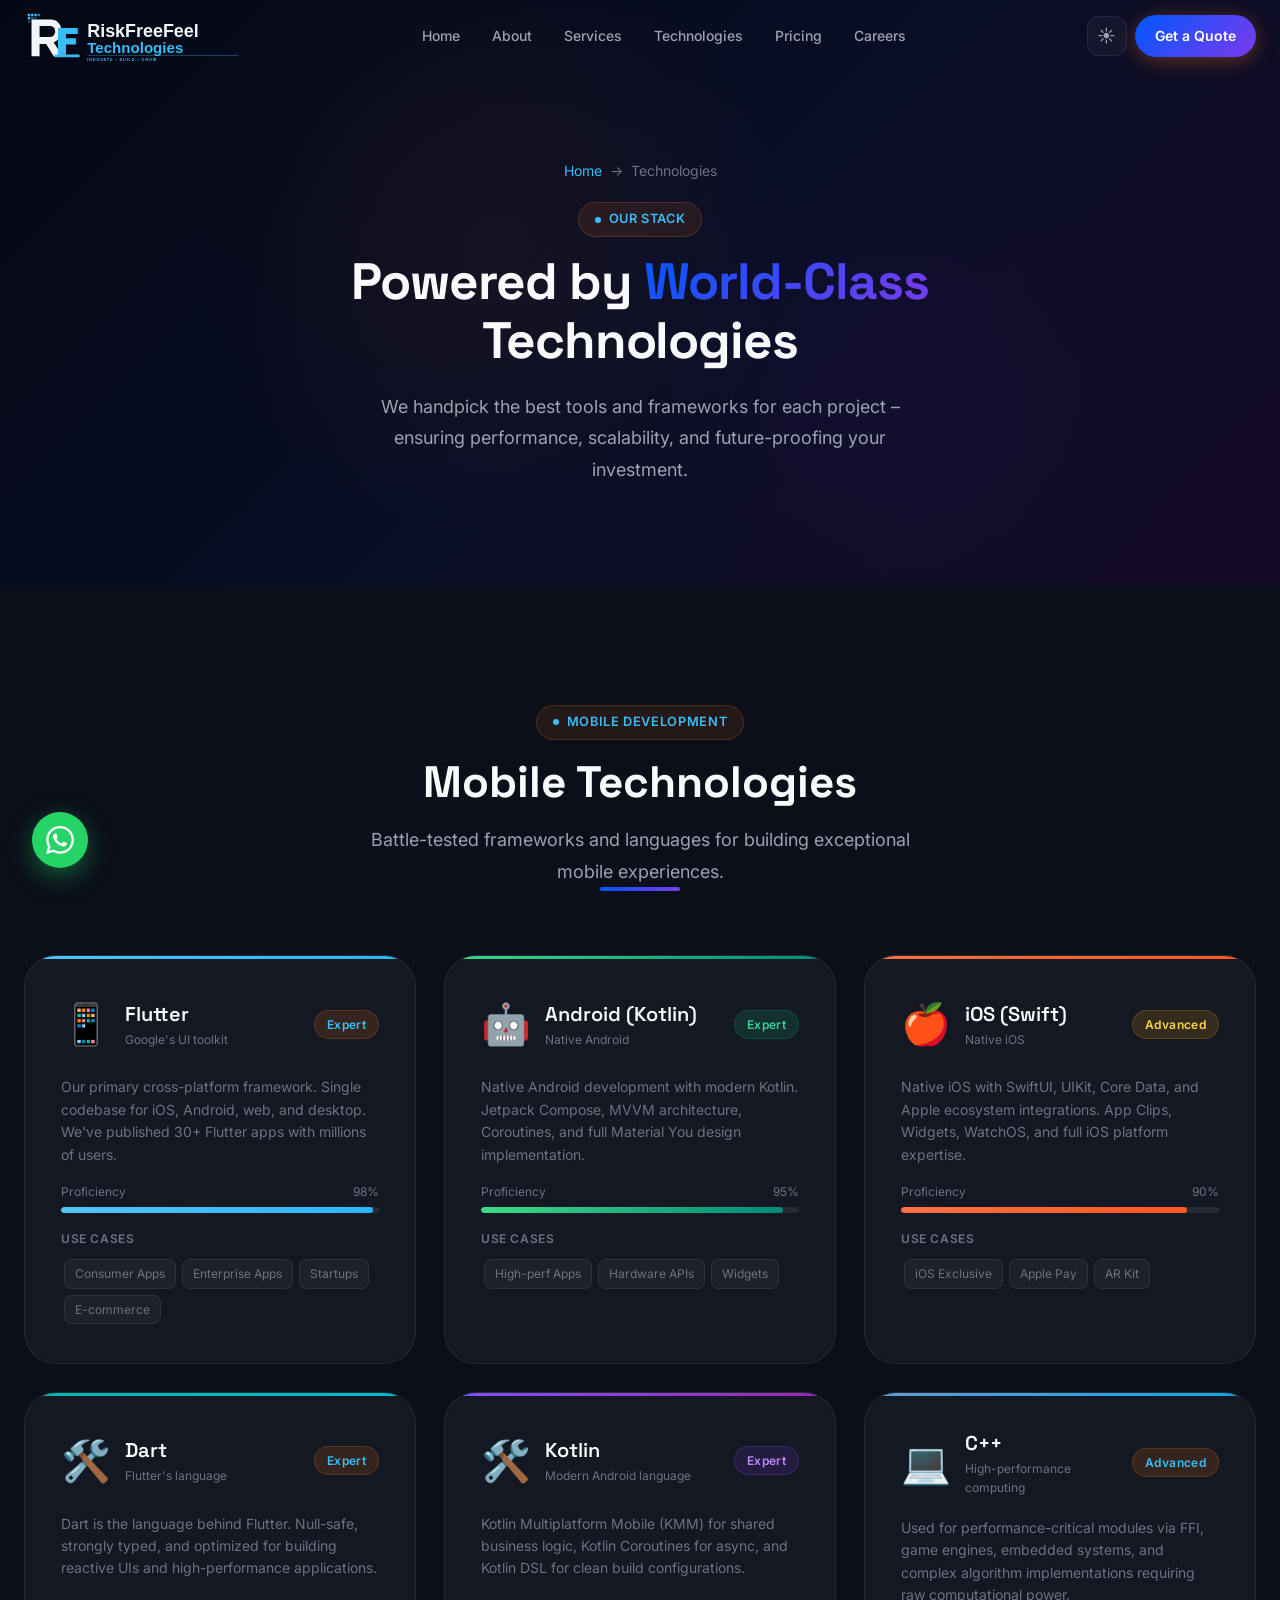
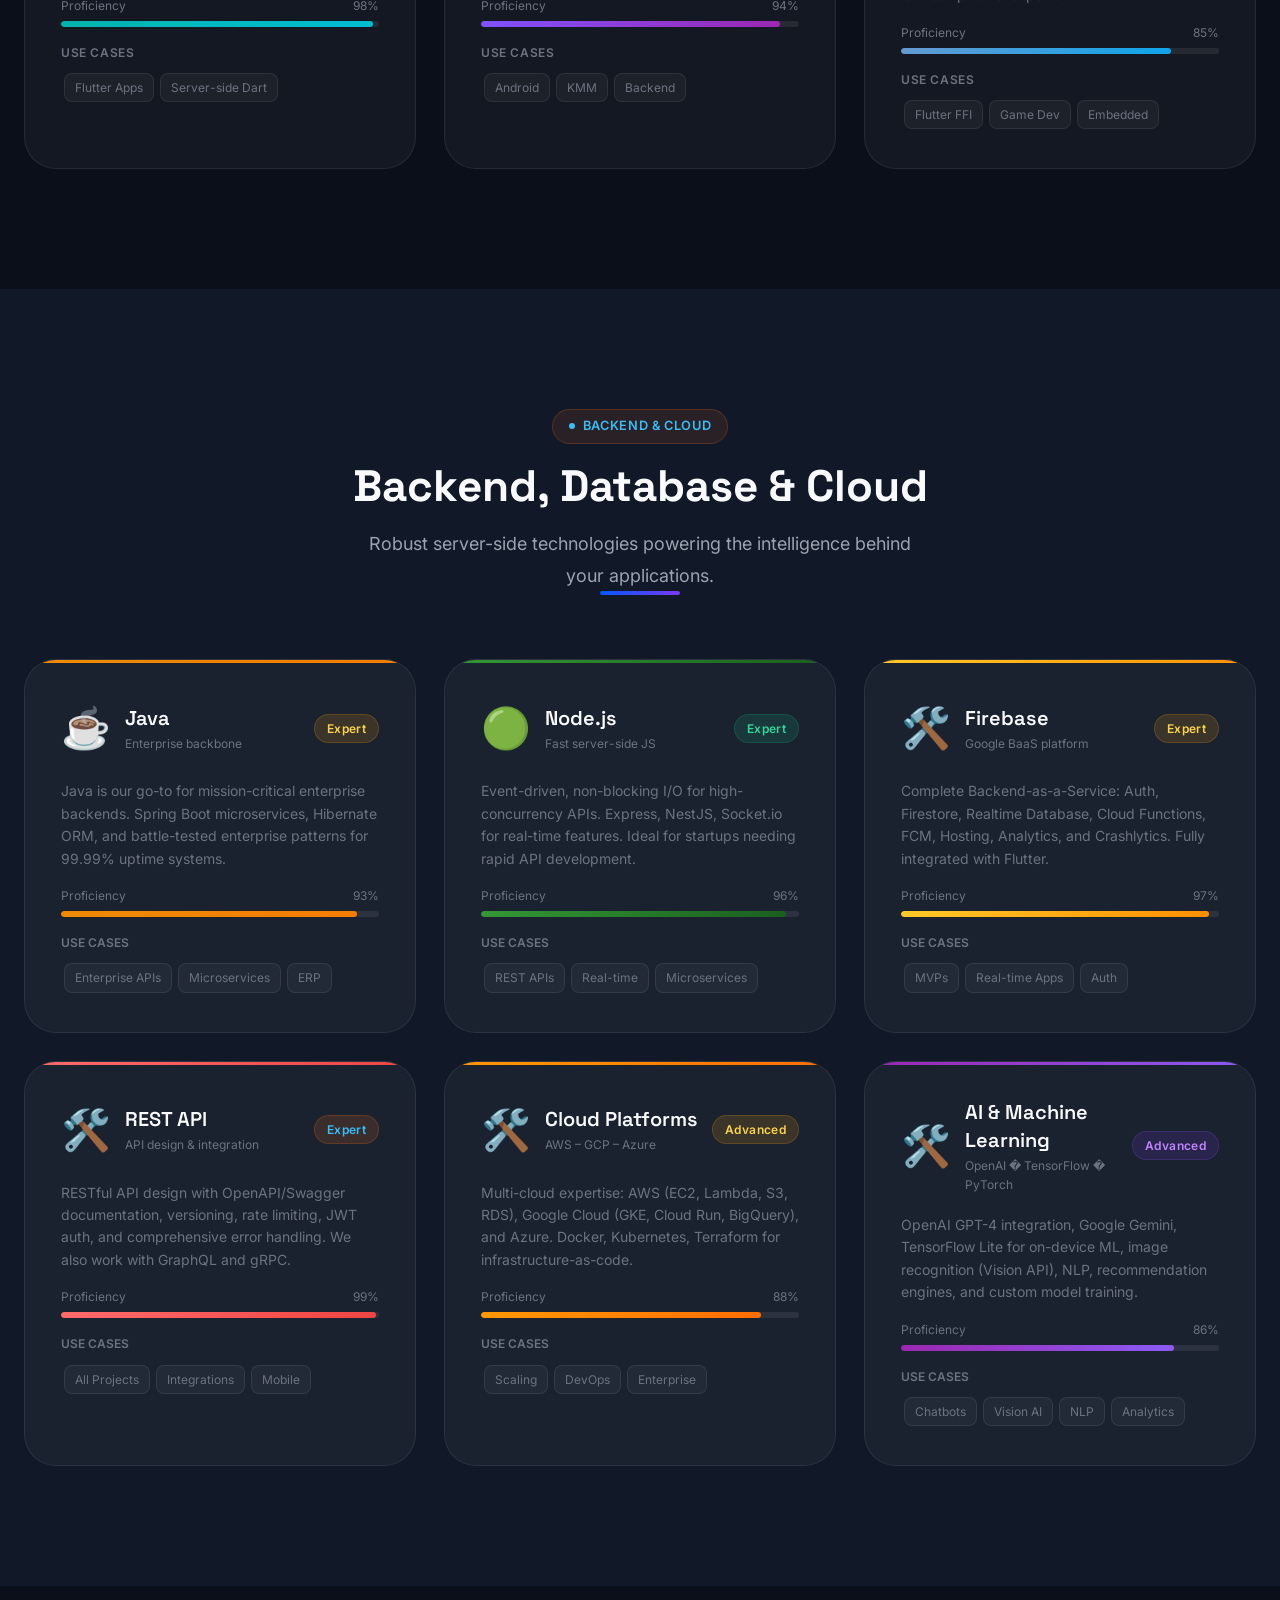
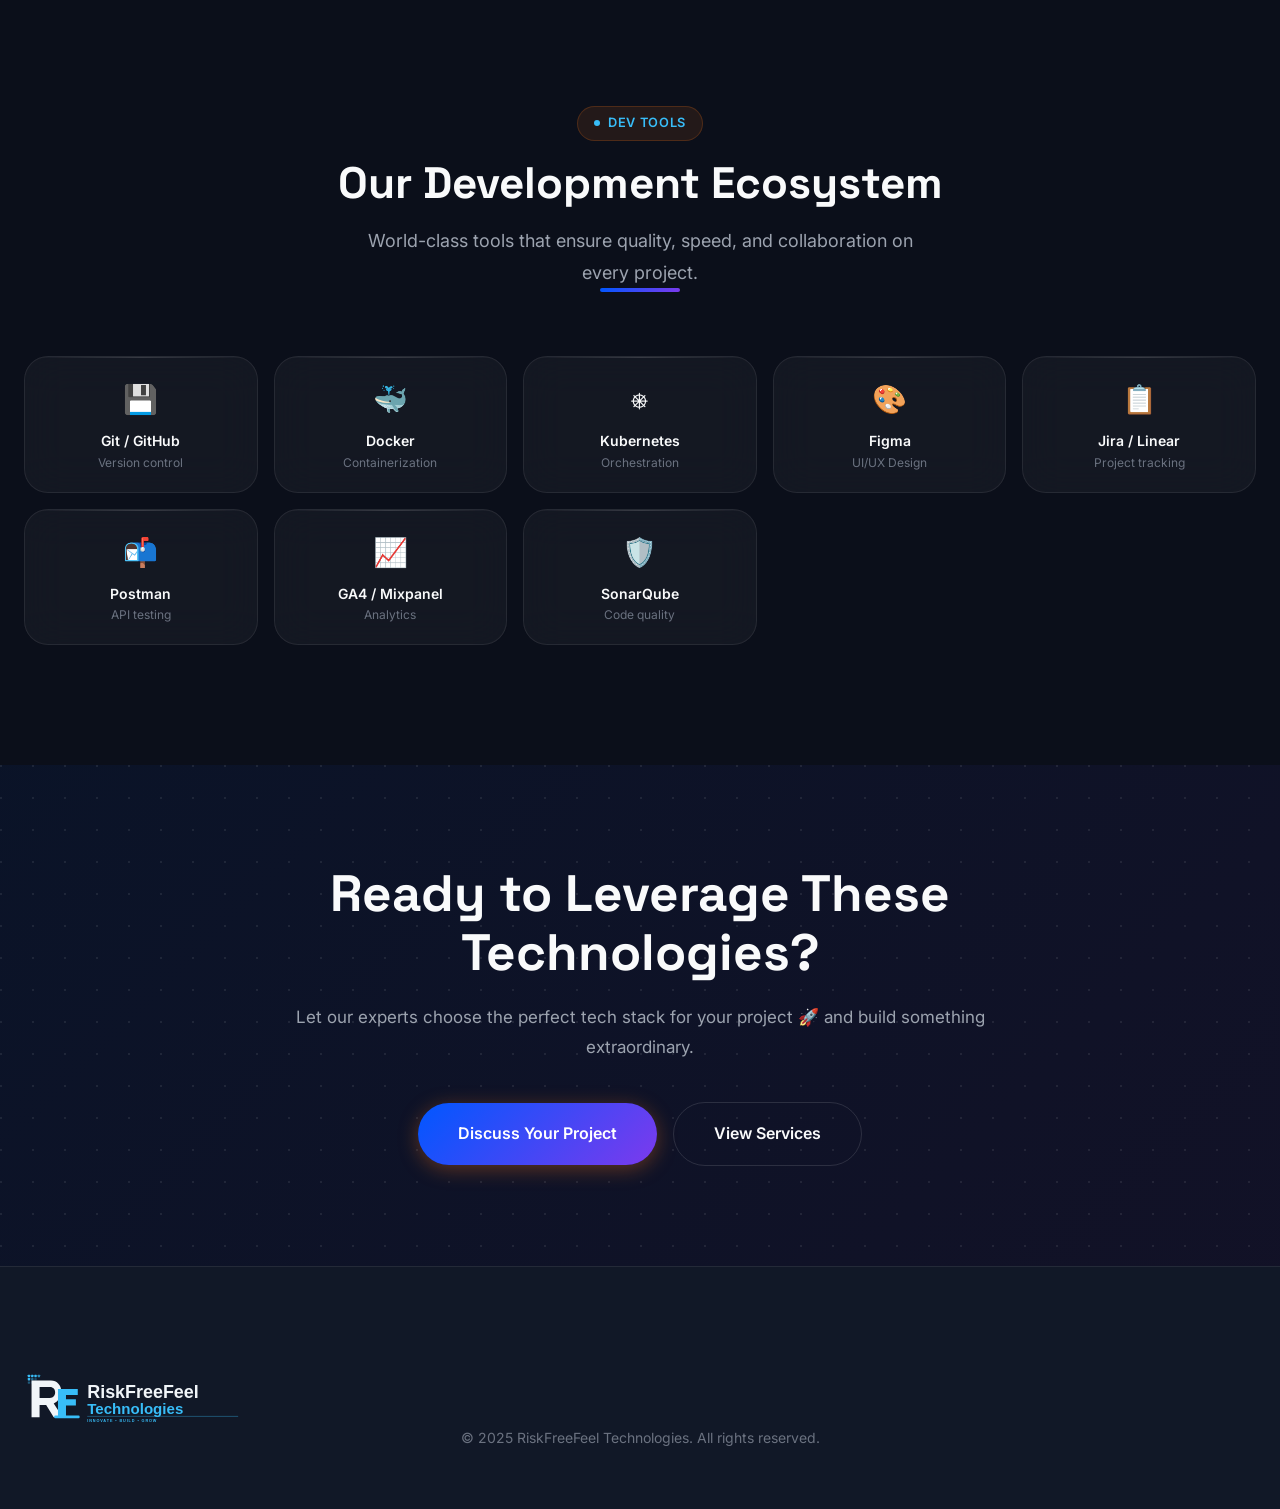
<file: pages/technologies.html>
<!DOCTYPE html>
<html lang="en-IN" data-theme="dark">
<head>
  <meta charset="UTF-8" />
  <meta name="viewport" content="width=device-width, initial-scale=1.0" />
  <meta http-equiv="X-UA-Compatible" content="IE=edge" />

  <!-- Primary SEO Meta Tags -->
  <title>Technologies | RiskFreeFeel Technologies — Flutter, Android, iOS, AI &amp; Cloud</title>
  <meta name="description" content="Explore our complete technology stack: Flutter, Android, iOS (Swift), Java, Kotlin, Dart, C++, Firebase, Node.js, REST APIs, AWS/GCP cloud platforms, and AI/ML solutions." />
  <meta name="author" content="RiskFreeFeel Technologies" />
  <meta name="robots" content="index, follow" />
  <meta name="theme-color" content="#0057FF" />
  <link rel="canonical" href="https://www.riskfreefeel.co.in/pages/technologies.html" />

  <!-- Open Graph / Facebook -->
  <meta property="og:type" content="website" />
  <meta property="og:locale" content="en_IN" />
  <meta property="og:title" content="Technologies | RiskFreeFeel Technologies — Flutter, Android, iOS, AI &amp; Cloud" />
  <meta property="og:description" content="Our technology expertise: Flutter, Android, iOS, Java, Kotlin, Dart, Firebase, Node.js, REST APIs, AWS/GCP, and AI/ML — a curated stack of industry-leading platforms." />
  <meta property="og:url" content="https://www.riskfreefeel.co.in/pages/technologies.html" />
  <meta property="og:site_name" content="RiskFreeFeel Technologies" />
  <meta property="og:image" content="https://www.riskfreefeel.co.in/assets/images/og-cover.jpg" />
  <meta property="og:image:width" content="1200" />
  <meta property="og:image:height" content="630" />
  <meta property="og:image:alt" content="RiskFreeFeel Technologies — Technology Stack" />

  <!-- Twitter / X Card -->
  <meta name="twitter:card" content="summary_large_image" />
  <meta name="twitter:title" content="Technologies | RiskFreeFeel Technologies" />
  <meta name="twitter:description" content="Flutter, Android, iOS, Java, Kotlin, Firebase, Node.js, REST APIs, AWS/GCP, and AI/ML — our complete technology stack." />
  <meta name="twitter:image" content="https://www.riskfreefeel.co.in/assets/images/og-cover.jpg" />
  <meta name="twitter:image:alt" content="RiskFreeFeel Technologies — Technology Stack" />

  <!-- Favicon & Brand Icons -->
  <link rel="icon" type="image/svg+xml" href="../assets/images/favicon.svg" />
  <link rel="shortcut icon" href="../favicon.svg" />
  <link rel="apple-touch-icon" sizes="180x180" href="../assets/images/favicon.svg" />
  <link rel="manifest" href="../site.webmanifest" />

  <!-- Google Fonts — preconnect for performance -->
  <link rel="preconnect" href="https://fonts.googleapis.com" />
  <link rel="preconnect" href="https://fonts.gstatic.com" crossorigin />
  <link rel="stylesheet" href="https://fonts.googleapis.com/css2?family=Space+Grotesk:wght@300;400;500;600;700&family=Inter:wght@300;400;500;600;700;800&family=JetBrains+Mono:wght@400;500&display=swap" />

  <!-- Stylesheets -->
  <link rel="stylesheet" href="../assets/css/globals.css" />
  <link rel="stylesheet" href="../assets/css/navbar.css" />
  <link rel="stylesheet" href="../assets/css/components.css" />
  <link rel="stylesheet" href="../assets/css/mobile.css" />

  <!-- Structured Data: BreadcrumbList -->
  <script type="application/ld+json">
  {
    "@context": "https://schema.org",
    "@type": "BreadcrumbList",
    "itemListElement": [
      { "@type": "ListItem", "position": 1, "name": "Home", "item": "https://www.riskfreefeel.co.in/" },
      { "@type": "ListItem", "position": 2, "name": "Technologies", "item": "https://www.riskfreefeel.co.in/pages/technologies.html" }
    ]
  }
  </script>

  <!-- Structured Data: WebPage -->
  <script type="application/ld+json">
  {
    "@context": "https://schema.org",
    "@type": "WebPage",
    "name": "Technologies | RiskFreeFeel Technologies",
    "description": "Our complete technology expertise: Flutter, Android, iOS, Java, Kotlin, Firebase, Node.js, Cloud platforms, and AI/ML.",
    "url": "https://www.riskfreefeel.co.in/pages/technologies.html",
    "isPartOf": { "@type": "WebSite", "url": "https://www.riskfreefeel.co.in" },
    "dateModified": "2026-08-13"
  }
  </script>

  <style>
    .tech-detail-card {
      background: var(--bg-glass);
      border: 1px solid var(--border-color);
      border-radius: var(--radius-2xl);
      padding: 36px;
      transition: all var(--transition-base);
      position: relative;
      overflow: hidden;
    }
    .tech-detail-card:hover {
      border-color: var(--tech-border, var(--border-accent));
      box-shadow: 0 8px 32px var(--tech-shadow, rgba(0,87,255,0.12));
      transform: translateY(-4px);
    }
    .tech-detail-card::before {
      content: '';
      position: absolute;
      top: 0; left: 0; right: 0;
      height: 3px;
      background: var(--tech-gradient, var(--gradient-primary));
    }
    .proficiency-bar-wrap {
      margin-top: 12px;
    }
    .proficiency-label {
      display: flex;
      justify-content: space-between;
      font-size: 0.75rem;
      color: var(--text-muted);
      margin-bottom: 6px;
    }
    .proficiency-bar {
      height: 6px;
      background: var(--border-color);
      border-radius: var(--radius-full);
      overflow: hidden;
    }
    .proficiency-fill {
      height: 100%;
      background: var(--tech-gradient, var(--gradient-primary));
      border-radius: var(--radius-full);
      width: 0%;
      transition: width 1.5s cubic-bezier(0.25,0.46,0.45,0.94);
    }
    .proficiency-fill.animated { width: var(--target-width, 90%); }
    .use-case-tag {
      display: inline-flex;
      align-items: center;
      padding: 4px 10px;
      background: var(--bg-glass);
      border: 1px solid var(--border-color);
      border-radius: var(--radius-sm);
      font-size: 0.75rem;
      color: var(--text-muted);
      margin: 3px;
    }
  </style>
  <link rel="apple-touch-icon" sizes="180x180" href="/assets/images/og-cover.jpg" />
</head>
<body>
<div class="scroll-progress" id="scroll-progress"></div>
<nav class="navbar" id="navbar">
  <div class="navbar-inner">
    <a href="../index.html" class="navbar-logo" style="padding:4px 0;"><img src="../assets/images/logo-dark.svg" alt="RiskFreeFeel Technologies" height="52" style="height:52px;width:auto;display:block;" /></a>
    <ul class="navbar-links">
      <li><a href="../index.html" class="navbar-link">Home</a></li>
      <li><a href="about.html" class="navbar-link">About</a></li>
      <li><a href="services.html" class="navbar-link">Services</a></li>
      <li><a href="technologies.html" class="navbar-link active">Technologies</a></li>
      <li><a href="pricing.html" class="navbar-link">Pricing</a></li>
      <li><a href="careers.html" class="navbar-link">Careers</a></li>
    </ul>
    <div class="navbar-right">
      <button class="theme-toggle" id="theme-toggle"><span class="theme-icon">&#x2600;&#xFE0F;</span></button>
      <a href="contact.html" class="btn btn-primary btn-sm">Get a Quote</a>
      <button class="hamburger" id="hamburger"><span class="hamburger-bar"></span><span class="hamburger-bar"></span><span class="hamburger-bar"></span></button>
    </div>
  </div>
</nav>
<div class="mobile-menu" id="mobile-menu">
  <ul class="mobile-menu-links">
    <li><a href="../index.html" class="mobile-menu-link">&#x1F3E0; Home</a></li>
    <li><a href="about.html" class="mobile-menu-link">&#x2139;&#xFE0F; About</a></li>
    <li><a href="services.html" class="mobile-menu-link">&#x2699;&#xFE0F; Services</a></li>
    <li><a href="technologies.html" class="mobile-menu-link active">&#x1F4BB; Technologies</a></li>
    <li><a href="pricing.html" class="mobile-menu-link">&#x1F4B0; Pricing</a></li>
    <li><a href="careers.html" class="mobile-menu-link">&#x1F4C8; Careers</a></li>
    <li><a href="contact.html" class="mobile-menu-link">&#x1F4DE; Contact</a></li>
  </ul>
  <div class="mobile-menu-cta"><a href="contact.html" class="btn btn-primary" style="width:100%;justify-content:center;">Get a Free Quote</a></div>
</div>

<!-- PAGE HERO -->
<section class="page-hero">
  <div class="hero-bg-gradient" style="opacity:0.7;"></div>
  <div class="hero-orb-1" style="opacity:0.4;"></div>
  <div class="hero-orb-2" style="opacity:0.4;"></div>
  <div class="page-hero-inner">
    <div class="page-hero-breadcrumb"><a href="../index.html">Home</a> <span>&#8594;</span> <span>Technologies</span></div>
    <div class="section-label" style="margin:0 auto 16px;">Our Stack</div>
    <h1 class="display-lg" style="margin-bottom:20px;">Powered by <span class="gradient-text">World-Class</span><br/>Technologies</h1>
    <p class="body-lg" style="max-width:580px;margin:0 auto;">We handpick the best tools and frameworks for each project – ensuring performance, scalability, and future-proofing your investment.</p>
  </div>
</section>

<!-- MOBILE TECHNOLOGIES -->
<section class="section" id="mobile-tech">
  <div class="container">
    <div class="section-header">
      <div class="section-label">Mobile Development</div>
      <h2 class="section-title">Mobile Technologies</h2>
      <p class="section-subtitle">Battle-tested frameworks and languages for building exceptional mobile experiences.</p>
      <div class="gradient-separator"></div>
    </div>

    <div class="grid grid-3" style="gap:28px;">
      <!-- Flutter -->
      <div class="tech-detail-card reveal" style="--tech-border:rgba(84,197,248,0.4);--tech-shadow:rgba(84,197,248,0.15);--tech-gradient:linear-gradient(135deg,#54C5F8,#29B6F6);">
        <div style="display:flex;align-items:center;gap:14px;margin-bottom:20px;">
          <div style="font-size:2.5rem;">&#x1F4F1;</div>
          <div>
            <div class="heading-md" style="margin-bottom:2px;">Flutter</div>
            <div style="font-size:0.75rem;color:var(--text-muted);">Google's UI toolkit</div>
          </div>
          <span class="badge badge-blue" style="margin-left:auto;">Expert</span>
        </div>
        <p class="body-sm" style="margin-bottom:16px;">Our primary cross-platform framework. Single codebase for iOS, Android, web, and desktop. We've published 30+ Flutter apps with millions of users.</p>
        <div class="proficiency-bar-wrap">
          <div class="proficiency-label"><span>Proficiency</span><span>98%</span></div>
          <div class="proficiency-bar"><div class="proficiency-fill" style="--target-width:98%;"></div></div>
        </div>
        <div style="margin-top:16px;"><div style="font-size:0.75rem;color:var(--text-muted);margin-bottom:8px;font-weight:600;text-transform:uppercase;letter-spacing:0.05em;">Use Cases</div>
          <div><span class="use-case-tag">Consumer Apps</span><span class="use-case-tag">Enterprise Apps</span><span class="use-case-tag">Startups</span><span class="use-case-tag">E-commerce</span></div>
        </div>
      </div>

      <!-- Android/Kotlin -->
      <div class="tech-detail-card reveal delay-100" style="--tech-border:rgba(61,220,132,0.4);--tech-shadow:rgba(61,220,132,0.12);--tech-gradient:linear-gradient(135deg,#3DDC84,#00897B);">
        <div style="display:flex;align-items:center;gap:14px;margin-bottom:20px;">
          <div style="font-size:2.5rem;">&#x1F916;</div>
          <div>
            <div class="heading-md" style="margin-bottom:2px;">Android (Kotlin)</div>
            <div style="font-size:0.75rem;color:var(--text-muted);">Native Android</div>
          </div>
          <span class="badge badge-green" style="margin-left:auto;">Expert</span>
        </div>
        <p class="body-sm" style="margin-bottom:16px;">Native Android development with modern Kotlin. Jetpack Compose, MVVM architecture, Coroutines, and full Material You design implementation.</p>
        <div class="proficiency-bar-wrap">
          <div class="proficiency-label"><span>Proficiency</span><span>95%</span></div>
          <div class="proficiency-bar"><div class="proficiency-fill" style="--target-width:95%;"></div></div>
        </div>
        <div style="margin-top:16px;"><div style="font-size:0.75rem;color:var(--text-muted);margin-bottom:8px;font-weight:600;text-transform:uppercase;letter-spacing:0.05em;">Use Cases</div>
          <div><span class="use-case-tag">High-perf Apps</span><span class="use-case-tag">Hardware APIs</span><span class="use-case-tag">Widgets</span></div>
        </div>
      </div>

      <!-- iOS/Swift -->
      <div class="tech-detail-card reveal delay-200" style="--tech-border:rgba(250,115,67,0.4);--tech-shadow:rgba(250,115,67,0.12);--tech-gradient:linear-gradient(135deg,#FA7343,#FF5722);">
        <div style="display:flex;align-items:center;gap:14px;margin-bottom:20px;">
          <div style="font-size:2.5rem;">&#x1F34E;</div>
          <div>
            <div class="heading-md" style="margin-bottom:2px;">iOS (Swift)</div>
            <div style="font-size:0.75rem;color:var(--text-muted);">Native iOS</div>
          </div>
          <span class="badge badge-gold" style="margin-left:auto;">Advanced</span>
        </div>
        <p class="body-sm" style="margin-bottom:16px;">Native iOS with SwiftUI, UIKit, Core Data, and Apple ecosystem integrations. App Clips, Widgets, WatchOS, and full iOS platform expertise.</p>
        <div class="proficiency-bar-wrap">
          <div class="proficiency-label"><span>Proficiency</span><span>90%</span></div>
          <div class="proficiency-bar"><div class="proficiency-fill" style="--target-width:90%;"></div></div>
        </div>
        <div style="margin-top:16px;"><div style="font-size:0.75rem;color:var(--text-muted);margin-bottom:8px;font-weight:600;text-transform:uppercase;letter-spacing:0.05em;">Use Cases</div>
          <div><span class="use-case-tag">iOS Exclusive</span><span class="use-case-tag">Apple Pay</span><span class="use-case-tag">AR Kit</span></div>
        </div>
      </div>

      <!-- Dart -->
      <div class="tech-detail-card reveal" style="--tech-border:rgba(0,180,171,0.4);--tech-shadow:rgba(0,180,171,0.12);--tech-gradient:linear-gradient(135deg,#00B4AB,#00BCD4);">
        <div style="display:flex;align-items:center;gap:14px;margin-bottom:20px;">
          <div style="font-size:2.5rem;">&#128736;&#65039;</div>
          <div>
            <div class="heading-md" style="margin-bottom:2px;">Dart</div>
            <div style="font-size:0.75rem;color:var(--text-muted);">Flutter's language</div>
          </div>
          <span class="badge badge-blue" style="margin-left:auto;">Expert</span>
        </div>
        <p class="body-sm" style="margin-bottom:16px;">Dart is the language behind Flutter. Null-safe, strongly typed, and optimized for building reactive UIs and high-performance applications.</p>
        <div class="proficiency-bar-wrap">
          <div class="proficiency-label"><span>Proficiency</span><span>98%</span></div>
          <div class="proficiency-bar"><div class="proficiency-fill" style="--target-width:98%;"></div></div>
        </div>
        <div style="margin-top:16px;"><div style="font-size:0.75rem;color:var(--text-muted);margin-bottom:8px;font-weight:600;text-transform:uppercase;letter-spacing:0.05em;">Use Cases</div>
          <div><span class="use-case-tag">Flutter Apps</span><span class="use-case-tag">Server-side Dart</span></div>
        </div>
      </div>

      <!-- Kotlin -->
      <div class="tech-detail-card reveal delay-100" style="--tech-border:rgba(127,82,255,0.4);--tech-shadow:rgba(127,82,255,0.12);--tech-gradient:linear-gradient(135deg,#7F52FF,#9C27B0);">
        <div style="display:flex;align-items:center;gap:14px;margin-bottom:20px;">
          <div style="font-size:2.5rem;">&#128736;&#65039;</div>
          <div>
            <div class="heading-md" style="margin-bottom:2px;">Kotlin</div>
            <div style="font-size:0.75rem;color:var(--text-muted);">Modern Android language</div>
          </div>
          <span class="badge badge-violet" style="margin-left:auto;">Expert</span>
        </div>
        <p class="body-sm" style="margin-bottom:16px;">Kotlin Multiplatform Mobile (KMM) for shared business logic, Kotlin Coroutines for async, and Kotlin DSL for clean build configurations.</p>
        <div class="proficiency-bar-wrap">
          <div class="proficiency-label"><span>Proficiency</span><span>94%</span></div>
          <div class="proficiency-bar"><div class="proficiency-fill" style="--target-width:94%;"></div></div>
        </div>
        <div style="margin-top:16px;"><div style="font-size:0.75rem;color:var(--text-muted);margin-bottom:8px;font-weight:600;text-transform:uppercase;letter-spacing:0.05em;">Use Cases</div>
          <div><span class="use-case-tag">Android</span><span class="use-case-tag">KMM</span><span class="use-case-tag">Backend</span></div>
        </div>
      </div>

      <!-- C++ -->
      <div class="tech-detail-card reveal delay-200" style="--tech-border:rgba(101,154,210,0.4);--tech-shadow:rgba(101,154,210,0.12);--tech-gradient:linear-gradient(135deg,#659AD2,#0EA5E9);">
        <div style="display:flex;align-items:center;gap:14px;margin-bottom:20px;">
          <div style="font-size:2.5rem;">&#x1F4BB;</div>
          <div>
            <div class="heading-md" style="margin-bottom:2px;">C++</div>
            <div style="font-size:0.75rem;color:var(--text-muted);">High-performance computing</div>
          </div>
          <span class="badge badge-blue" style="margin-left:auto;">Advanced</span>
        </div>
        <p class="body-sm" style="margin-bottom:16px;">Used for performance-critical modules via FFI, game engines, embedded systems, and complex algorithm implementations requiring raw computational power.</p>
        <div class="proficiency-bar-wrap">
          <div class="proficiency-label"><span>Proficiency</span><span>85%</span></div>
          <div class="proficiency-bar"><div class="proficiency-fill" style="--target-width:85%;"></div></div>
        </div>
        <div style="margin-top:16px;"><div style="font-size:0.75rem;color:var(--text-muted);margin-bottom:8px;font-weight:600;text-transform:uppercase;letter-spacing:0.05em;">Use Cases</div>
          <div><span class="use-case-tag">Flutter FFI</span><span class="use-case-tag">Game Dev</span><span class="use-case-tag">Embedded</span></div>
        </div>
      </div>
    </div>
  </div>
</section>

<!-- BACKEND & CLOUD TECHNOLOGIES -->
<section class="section" id="backend-tech" style="background:var(--bg-secondary);">
  <div class="container">
    <div class="section-header">
      <div class="section-label">Backend & Cloud</div>
      <h2 class="section-title">Backend, Database & Cloud</h2>
      <p class="section-subtitle">Robust server-side technologies powering the intelligence behind your applications.</p>
      <div class="gradient-separator"></div>
    </div>

    <div class="grid grid-3" style="gap:28px;">
      <!-- Java -->
      <div class="tech-detail-card reveal" style="--tech-border:rgba(237,139,0,0.4);--tech-shadow:rgba(237,139,0,0.12);--tech-gradient:linear-gradient(135deg,#ED8B00,#F57C00);">
        <div style="display:flex;align-items:center;gap:14px;margin-bottom:20px;">
          <div style="font-size:2.5rem;">&#x2615;</div>
          <div><div class="heading-md" style="margin-bottom:2px;">Java</div><div style="font-size:0.75rem;color:var(--text-muted);">Enterprise backbone</div></div>
          <span class="badge badge-gold" style="margin-left:auto;">Expert</span>
        </div>
        <p class="body-sm" style="margin-bottom:16px;">Java is our go-to for mission-critical enterprise backends. Spring Boot microservices, Hibernate ORM, and battle-tested enterprise patterns for 99.99% uptime systems.</p>
        <div class="proficiency-bar-wrap">
          <div class="proficiency-label"><span>Proficiency</span><span>93%</span></div>
          <div class="proficiency-bar"><div class="proficiency-fill" style="--target-width:93%;"></div></div>
        </div>
        <div style="margin-top:16px;"><div style="font-size:0.75rem;color:var(--text-muted);margin-bottom:8px;font-weight:600;text-transform:uppercase;">Use Cases</div>
          <div><span class="use-case-tag">Enterprise APIs</span><span class="use-case-tag">Microservices</span><span class="use-case-tag">ERP</span></div>
        </div>
      </div>

      <!-- Node.js -->
      <div class="tech-detail-card reveal delay-100" style="--tech-border:rgba(51,153,51,0.4);--tech-shadow:rgba(51,153,51,0.12);--tech-gradient:linear-gradient(135deg,#339933,#1B5E20);">
        <div style="display:flex;align-items:center;gap:14px;margin-bottom:20px;">
          <div style="font-size:2.5rem;">&#x1F7E2;</div>
          <div><div class="heading-md" style="margin-bottom:2px;">Node.js</div><div style="font-size:0.75rem;color:var(--text-muted);">Fast server-side JS</div></div>
          <span class="badge badge-green" style="margin-left:auto;">Expert</span>
        </div>
        <p class="body-sm" style="margin-bottom:16px;">Event-driven, non-blocking I/O for high-concurrency APIs. Express, NestJS, Socket.io for real-time features. Ideal for startups needing rapid API development.</p>
        <div class="proficiency-bar-wrap">
          <div class="proficiency-label"><span>Proficiency</span><span>96%</span></div>
          <div class="proficiency-bar"><div class="proficiency-fill" style="--target-width:96%;"></div></div>
        </div>
        <div style="margin-top:16px;"><div style="font-size:0.75rem;color:var(--text-muted);margin-bottom:8px;font-weight:600;text-transform:uppercase;">Use Cases</div>
          <div><span class="use-case-tag">REST APIs</span><span class="use-case-tag">Real-time</span><span class="use-case-tag">Microservices</span></div>
        </div>
      </div>

      <!-- Firebase -->
      <div class="tech-detail-card reveal delay-200" style="--tech-border:rgba(255,202,40,0.4);--tech-shadow:rgba(255,202,40,0.1);--tech-gradient:linear-gradient(135deg,#FFCA28,#FF8F00);">
        <div style="display:flex;align-items:center;gap:14px;margin-bottom:20px;">
          <div style="font-size:2.5rem;">&#128736;&#65039;</div>
          <div><div class="heading-md" style="margin-bottom:2px;">Firebase</div><div style="font-size:0.75rem;color:var(--text-muted);">Google BaaS platform</div></div>
          <span class="badge badge-gold" style="margin-left:auto;">Expert</span>
        </div>
        <p class="body-sm" style="margin-bottom:16px;">Complete Backend-as-a-Service: Auth, Firestore, Realtime Database, Cloud Functions, FCM, Hosting, Analytics, and Crashlytics. Fully integrated with Flutter.</p>
        <div class="proficiency-bar-wrap">
          <div class="proficiency-label"><span>Proficiency</span><span>97%</span></div>
          <div class="proficiency-bar"><div class="proficiency-fill" style="--target-width:97%;"></div></div>
        </div>
        <div style="margin-top:16px;"><div style="font-size:0.75rem;color:var(--text-muted);margin-bottom:8px;font-weight:600;text-transform:uppercase;">Use Cases</div>
          <div><span class="use-case-tag">MVPs</span><span class="use-case-tag">Real-time Apps</span><span class="use-case-tag">Auth</span></div>
        </div>
      </div>

      <!-- REST API -->
      <div class="tech-detail-card reveal" style="--tech-border:rgba(255,107,107,0.4);--tech-shadow:rgba(255,107,107,0.1);--tech-gradient:linear-gradient(135deg,#FF6B6B,#EF4444);">
        <div style="display:flex;align-items:center;gap:14px;margin-bottom:20px;">
          <div style="font-size:2.5rem;">&#128736;&#65039;</div>
          <div><div class="heading-md" style="margin-bottom:2px;">REST API</div><div style="font-size:0.75rem;color:var(--text-muted);">API design & integration</div></div>
          <span class="badge badge-blue" style="margin-left:auto;">Expert</span>
        </div>
        <p class="body-sm" style="margin-bottom:16px;">RESTful API design with OpenAPI/Swagger documentation, versioning, rate limiting, JWT auth, and comprehensive error handling. We also work with GraphQL and gRPC.</p>
        <div class="proficiency-bar-wrap">
          <div class="proficiency-label"><span>Proficiency</span><span>99%</span></div>
          <div class="proficiency-bar"><div class="proficiency-fill" style="--target-width:99%;"></div></div>
        </div>
        <div style="margin-top:16px;"><div style="font-size:0.75rem;color:var(--text-muted);margin-bottom:8px;font-weight:600;text-transform:uppercase;">Use Cases</div>
          <div><span class="use-case-tag">All Projects</span><span class="use-case-tag">Integrations</span><span class="use-case-tag">Mobile</span></div>
        </div>
      </div>

      <!-- Cloud -->
      <div class="tech-detail-card reveal delay-100" style="--tech-border:rgba(255,153,0,0.4);--tech-shadow:rgba(255,153,0,0.1);--tech-gradient:linear-gradient(135deg,#FF9900,#FF6D00);">
        <div style="display:flex;align-items:center;gap:14px;margin-bottom:20px;">
          <div style="font-size:2.5rem;">&#128736;&#65039;</div>
          <div><div class="heading-md" style="margin-bottom:2px;">Cloud Platforms</div><div style="font-size:0.75rem;color:var(--text-muted);">AWS – GCP – Azure</div></div>
          <span class="badge badge-gold" style="margin-left:auto;">Advanced</span>
        </div>
        <p class="body-sm" style="margin-bottom:16px;">Multi-cloud expertise: AWS (EC2, Lambda, S3, RDS), Google Cloud (GKE, Cloud Run, BigQuery), and Azure. Docker, Kubernetes, Terraform for infrastructure-as-code.</p>
        <div class="proficiency-bar-wrap">
          <div class="proficiency-label"><span>Proficiency</span><span>88%</span></div>
          <div class="proficiency-bar"><div class="proficiency-fill" style="--target-width:88%;"></div></div>
        </div>
        <div style="margin-top:16px;"><div style="font-size:0.75rem;color:var(--text-muted);margin-bottom:8px;font-weight:600;text-transform:uppercase;">Use Cases</div>
          <div><span class="use-case-tag">Scaling</span><span class="use-case-tag">DevOps</span><span class="use-case-tag">Enterprise</span></div>
        </div>
      </div>

      <!-- AI/ML -->
      <div class="tech-detail-card reveal delay-200" style="--tech-border:rgba(156,39,176,0.4);--tech-shadow:rgba(156,39,176,0.1);--tech-gradient:linear-gradient(135deg,#9C27B0,#8B5CF6);">
        <div style="display:flex;align-items:center;gap:14px;margin-bottom:20px;">
          <div style="font-size:2.5rem;">&#128736;&#65039;</div>
          <div><div class="heading-md" style="margin-bottom:2px;">AI & Machine Learning</div><div style="font-size:0.75rem;color:var(--text-muted);">OpenAI � TensorFlow � PyTorch</div></div>
          <span class="badge badge-violet" style="margin-left:auto;">Advanced</span>
        </div>
        <p class="body-sm" style="margin-bottom:16px;">OpenAI GPT-4 integration, Google Gemini, TensorFlow Lite for on-device ML, image recognition (Vision API), NLP, recommendation engines, and custom model training.</p>
        <div class="proficiency-bar-wrap">
          <div class="proficiency-label"><span>Proficiency</span><span>86%</span></div>
          <div class="proficiency-bar"><div class="proficiency-fill" style="--target-width:86%;"></div></div>
        </div>
        <div style="margin-top:16px;"><div style="font-size:0.75rem;color:var(--text-muted);margin-bottom:8px;font-weight:600;text-transform:uppercase;">Use Cases</div>
          <div><span class="use-case-tag">Chatbots</span><span class="use-case-tag">Vision AI</span><span class="use-case-tag">NLP</span><span class="use-case-tag">Analytics</span></div>
        </div>
      </div>
    </div>
  </div>
</section>

<!-- TOOL ECOSYSTEM -->
<section class="section" id="tools">
  <div class="container">
    <div class="section-header">
      <div class="section-label">Dev Tools</div>
      <h2 class="section-title">Our Development Ecosystem</h2>
      <p class="section-subtitle">World-class tools that ensure quality, speed, and collaboration on every project.</p>
      <div class="gradient-separator"></div>
    </div>

    <div class="grid grid-auto-sm" style="gap:16px;">
      <div class="card reveal" style="padding:20px;text-align:center;"><div style="font-size:1.75rem;margin-bottom:8px;">&#x1F4BE;</div><div style="font-weight:600;font-size:0.875rem;">Git / GitHub</div><div style="font-size:0.75rem;color:var(--text-muted);">Version control</div></div>
      <div class="card reveal" style="padding:20px;text-align:center;"><div style="font-size:1.75rem;margin-bottom:8px;">&#x1F433;</div><div style="font-weight:600;font-size:0.875rem;">Docker</div><div style="font-size:0.75rem;color:var(--text-muted);">Containerization</div></div>
      <div class="card reveal" style="padding:20px;text-align:center;"><div style="font-size:1.75rem;margin-bottom:8px;">&#x2388;&#xFE0F;</div><div style="font-weight:600;font-size:0.875rem;">Kubernetes</div><div style="font-size:0.75rem;color:var(--text-muted);">Orchestration</div></div>
      <div class="card reveal" style="padding:20px;text-align:center;"><div style="font-size:1.75rem;margin-bottom:8px;">&#x1F3A8;</div><div style="font-weight:600;font-size:0.875rem;">Figma</div><div style="font-size:0.75rem;color:var(--text-muted);">UI/UX Design</div></div>
      <div class="card reveal" style="padding:20px;text-align:center;"><div style="font-size:1.75rem;margin-bottom:8px;">&#x1F4CB;</div><div style="font-weight:600;font-size:0.875rem;">Jira / Linear</div><div style="font-size:0.75rem;color:var(--text-muted);">Project tracking</div></div>
      <div class="card reveal" style="padding:20px;text-align:center;"><div style="font-size:1.75rem;margin-bottom:8px;">&#x1F4EC;</div><div style="font-weight:600;font-size:0.875rem;">Postman</div><div style="font-size:0.75rem;color:var(--text-muted);">API testing</div></div>
      <div class="card reveal" style="padding:20px;text-align:center;"><div style="font-size:1.75rem;margin-bottom:8px;">&#x1F4C8;</div><div style="font-weight:600;font-size:0.875rem;">GA4 / Mixpanel</div><div style="font-size:0.75rem;color:var(--text-muted);">Analytics</div></div>
      <div class="card reveal" style="padding:20px;text-align:center;"><div style="font-size:1.75rem;margin-bottom:8px;">&#x1F6E1;&#xFE0F;</div><div style="font-weight:600;font-size:0.875rem;">SonarQube</div><div style="font-size:0.75rem;color:var(--text-muted);">Code quality</div></div>
    </div>
  </div>
</section>

<!-- CTA -->
<section class="cta-section">
  <div class="cta-bg"></div>
  <div class="cta-pattern"></div>
  <div class="cta-inner">
    <h2 class="cta-title">Ready to Leverage These Technologies?</h2>
    <p class="cta-subtitle">Let our experts choose the perfect tech stack for your project &#x1F680; and build something extraordinary.</p>
    <div class="cta-buttons">
      <a href="contact.html" class="btn btn-primary btn-lg">Discuss Your Project</a>
      <a href="services.html" class="btn btn-outline btn-lg">View Services</a>
    </div>
  </div>
</section>

<footer class="footer"><div class="footer-inner"><div style="text-align:center;padding:20px 0;"><a href="../index.html" class="navbar-logo" style="padding:4px 0;"><img src="../assets/images/logo-dark.svg" alt="RiskFreeFeel Technologies" height="52" style="height:52px;width:auto;display:block;" /></a><p style="color:var(--text-muted);font-size:0.875rem;">© 2025 RiskFreeFeel Technologies. All rights reserved.</p></div></div></footer>

<div class="whatsapp-fab"><a href="https://wa.me/918189907917" class="whatsapp-btn" target="_blank" rel="noopener" aria-label="WhatsApp"><svg width="28" height="28" viewBox="0 0 24 24" fill="currentColor"><path d="M17.472 14.382c-.297-.149-1.758-.867-2.03-.967-.273-.099-.471-.148-.67.15-.197.297-.767.966-.94 1.164-.173.199-.347.223-.644.075-.297-.15-1.255-.463-2.39-1.475-.883-.788-1.48-1.761-1.653-2.059-.173-.297-.018-.458.13-.606.134-.133.298-.347.446-.52.149-.174.198-.298.298-.497.099-.198.05-.371-.025-.52-.075-.149-.669-1.612-.916-2.207-.242-.579-.487-.5-.669-.51-.173-.008-.371-.01-.57-.01-.198 0-.52.074-.792.372-.272.297-1.04 1.016-1.04 2.479 0 1.462 1.065 2.875 1.213 3.074.149.198 2.096 3.2 5.077 4.487.709.306 1.262.489 1.694.625.712.227 1.36.195 1.871.118.571-.085 1.758-.719 2.006-1.413.248-.694.248-1.289.173-1.413-.074-.124-.272-.198-.57-.347m-5.421 7.403h-.004a9.87 9.87 0 01-5.031-1.378l-.361-.214-3.741.982.998-3.648-.235-.374a9.86 9.86 0 01-1.51-5.26c.001-5.45 4.436-9.884 9.888-9.884 2.64 0 5.122 1.03 6.988 2.898a9.825 9.825 0 012.893 6.994c-.003 5.45-4.437 9.884-9.885 9.884m8.413-18.297A11.815 11.815 0 0012.05 0C5.495 0 .16 5.335.157 11.892c0 2.096.547 4.142 1.588 5.945L.057 24l6.305-1.654a11.882 11.882 0 005.683 1.448h.005c6.554 0 11.89-5.335 11.893-11.893a11.821 11.821 0 00-3.48-8.413z"/></svg></a><div class="whatsapp-tooltip">Chat on WhatsApp</div></div>
<button id="back-to-top" aria-label="Back to top" style="position:fixed;bottom:96px;right:32px;z-index:var(--z-chatbot);width:44px;height:44px;border-radius:50%;background:var(--gradient-primary);color:#fff;display:flex;align-items:center;justify-content:center;font-size:1.1rem;border:none;cursor:pointer;box-shadow:0 4px 15px rgba(0,87,255,0.35);opacity:0;pointer-events:none;transition:opacity 0.3s ease, transform 0.2s ease;">↑</button>

<script>
// Animate proficiency bars on scroll
document.addEventListener('DOMContentLoaded', () => {
  const fills = document.querySelectorAll('.proficiency-fill');
  const observer = new IntersectionObserver((entries) => {
    entries.forEach(entry => {
      if (entry.isIntersecting) {
        entry.target.classList.add('animated');
        observer.unobserve(entry.target);
      }
    });
  }, { threshold: 0.4 });
  fills.forEach(f => observer.observe(f));
});
</script>
<script src="../assets/js/main.js" defer></script>
</body>
</html>
</file>
<file: assets/css/globals.css>
/* ============================================================
   RiskFreeFeel Technologies — Global Styles
   ============================================================ */

/* Google Fonts are loaded via <link> preconnect in each HTML <head> for non-blocking performance */
@import 'variables.css';

/* ── Reset & Base ─────────────────────────────────────────── */
*, *::before, *::after { box-sizing: border-box; margin: 0; padding: 0; }

html {
  scroll-behavior: smooth;
  font-size: 16px;
  -webkit-font-smoothing: antialiased;
  -moz-osx-font-smoothing: grayscale;
}

body {
  font-family: var(--font-body);
  /* Parallax effect */
  .parallax {
    will-change: transform;
    /* Optional: transition for smoother effect */
    transition: transform 0.1s ease-out;
  }
  background-color: var(--bg-primary);
  color: var(--text-primary);
  line-height: 1.6;
  overflow-x: hidden;
  transition: background-color 0.3s ease, color 0.3s ease;
}

a { color: inherit; text-decoration: none; }
img { max-width: 100%; height: auto; display: block; }
ul { list-style: none; }
button { cursor: pointer; border: none; background: none; font-family: var(--font-body); }
input, textarea, select { font-family: var(--font-body); }

/* ── Custom Scrollbar ─────────────────────────────────────── */
::-webkit-scrollbar { width: 6px; }
::-webkit-scrollbar-track { background: var(--bg-secondary); }
::-webkit-scrollbar-thumb { background: var(--brand-blue); border-radius: var(--radius-full); }
::-webkit-scrollbar-thumb:hover { background: var(--brand-violet); }

/* ── Container ────────────────────────────────────────────── */
.container {
  max-width: var(--container-max);
  margin: 0 auto;
  padding: var(--container-padding);
}

/* ── Typography ───────────────────────────────────────────── */
.font-heading { font-family: var(--font-heading); }

.display-xl {
  font-family: var(--font-heading);
  font-size: clamp(2.5rem, 6vw, 5rem);
  font-weight: 700;
  line-height: 1.1;
  letter-spacing: -0.02em;
}

.display-lg {
  font-family: var(--font-heading);
  font-size: clamp(2rem, 4vw, 3.5rem);
  font-weight: 700;
  line-height: 1.15;
  letter-spacing: -0.02em;
}

.display-md {
  font-family: var(--font-heading);
  font-size: clamp(1.5rem, 3vw, 2.5rem);
  font-weight: 600;
  line-height: 1.2;
}

.heading-lg {
  font-family: var(--font-heading);
  font-size: clamp(1.25rem, 2.5vw, 1.75rem);
  font-weight: 600;
  line-height: 1.3;
}

.heading-md {
  font-family: var(--font-heading);
  font-size: 1.25rem;
  font-weight: 600;
  line-height: 1.4;
}

.body-lg { font-size: 1.125rem; line-height: 1.75; color: var(--text-secondary); }
.body-md { font-size: 1rem; line-height: 1.7; color: var(--text-secondary); }
.body-sm { font-size: 0.875rem; line-height: 1.6; color: var(--text-muted); }

/* ── Gradient Text ────────────────────────────────────────── */
.gradient-text {
  background: var(--gradient-primary);
  -webkit-background-clip: text;
  -webkit-text-fill-color: transparent;
  background-clip: text;
}

.gradient-text-cyan {
  background: var(--gradient-secondary);
  -webkit-background-clip: text;
  -webkit-text-fill-color: transparent;
  background-clip: text;
}

/* ── Section Layout ───────────────────────────────────────── */
.section { padding: var(--section-padding); }
.section-sm { padding: var(--section-padding-sm); }

.section-header { text-align: center; margin-bottom: 64px; }
.section-label {
  display: inline-flex;
  align-items: center;
  gap: 8px;
  padding: 6px 16px;
  background: rgba(249, 115, 22, 0.1);
  border: 1px solid rgba(249, 115, 22, 0.2);
  border-radius: var(--radius-full);
  font-size: 0.8rem;
  font-weight: 600;
  color: var(--brand-blue-light);
  letter-spacing: 0.05em;
  text-transform: uppercase;
  margin-bottom: 16px;
}
.section-label::before {
  content: '';
  width: 6px; height: 6px;
  background: var(--brand-blue-light);
  border-radius: 50%;
  animation: pulse-dot 2s infinite;
}

@keyframes pulse-dot {
  0%, 100% { opacity: 1; transform: scale(1); }
  50% { opacity: 0.5; transform: scale(1.5); }
}

.section-title {
  font-family: var(--font-heading);
  font-size: clamp(1.75rem, 3.5vw, 2.75rem);
  font-weight: 700;
  line-height: 1.2;
  color: var(--text-primary);
  margin-bottom: 16px;
}

.section-subtitle {
  font-size: clamp(1rem, 1.5vw, 1.125rem);
  color: var(--text-secondary);
  max-width: 560px;
  margin: 0 auto;
  line-height: 1.75;
}

/* ── Buttons ──────────────────────────────────────────────── */
.btn {
  display: inline-flex;
  align-items: center;
  gap: 8px;
  padding: 14px 28px;
  border-radius: var(--radius-full);
  font-size: 0.9375rem;
  font-weight: 600;
  font-family: var(--font-body);
  transition: all var(--transition-base);
  cursor: pointer;
  border: none;
  text-decoration: none;
  white-space: nowrap;
  position: relative;
  overflow: hidden;
}

.btn::before {
  content: '';
  position: absolute;
  top: 0; left: -100%;
  width: 100%; height: 100%;
  background: linear-gradient(90deg, transparent, rgba(255,255,255,0.12), transparent);
  transition: left 0.5s ease;
}
.btn:hover::before { left: 100%; }

.btn-primary {
  background: var(--gradient-primary);
  color: #fff;
  box-shadow: 0 4px 20px rgba(249, 115, 22, 0.35);
}
.btn-primary:hover {
  transform: translateY(-2px);
  box-shadow: 0 8px 30px rgba(249, 115, 22, 0.5);
}
.btn-primary:active { transform: translateY(0); }

.btn-outline {
  background: transparent;
  color: var(--text-primary);
  border: 1.5px solid var(--border-glass);
}
.btn-outline:hover {
  border-color: var(--brand-blue);
  color: var(--brand-blue-light);
  background: rgba(0, 87, 255, 0.05);
  transform: translateY(-2px);
}

.btn-ghost {
  background: var(--bg-glass);
  color: var(--text-primary);
  border: 1px solid var(--border-color);
  backdrop-filter: blur(10px);
}
.btn-ghost:hover {
  background: var(--bg-glass-hover);
  border-color: var(--border-accent);
  transform: translateY(-2px);
}

.btn-sm { padding: 10px 20px; font-size: 0.875rem; }
.btn-lg { padding: 18px 40px; font-size: 1rem; }
.btn-icon { width: 44px; height: 44px; padding: 0; justify-content: center; border-radius: var(--radius-md); }

/* ── Glass Cards ──────────────────────────────────────────── */
.card {
  background: var(--bg-glass);
  border: 1px solid var(--border-color);
  border-radius: var(--radius-xl);
  backdrop-filter: blur(20px);
  -webkit-backdrop-filter: blur(20px);
  transition: all var(--transition-base);
  position: relative;
  overflow: hidden;
}

.card::before {
  content: '';
  position: absolute;
  top: 0; left: 0; right: 0;
  height: 1px;
  background: linear-gradient(90deg, transparent, rgba(255,255,255,0.15), transparent);
}

.card:hover {
  border-color: var(--border-accent);
  box-shadow: var(--shadow-card);
  transform: translateY(-4px);
}

.card-glow:hover {
  box-shadow: var(--shadow-glow);
}

/* ── Grid Layouts ─────────────────────────────────────────── */
.grid { display: grid; gap: 24px; }
.grid-2 { grid-template-columns: repeat(2, 1fr); }
.grid-3 { grid-template-columns: repeat(3, 1fr); }
.grid-4 { grid-template-columns: repeat(4, 1fr); }
.grid-auto { grid-template-columns: repeat(auto-fit, minmax(280px, 1fr)); }
.grid-auto-sm { grid-template-columns: repeat(auto-fit, minmax(220px, 1fr)); }

/* ── Flexbox Utilities ────────────────────────────────────── */
.flex { display: flex; }
.flex-center { display: flex; align-items: center; justify-content: center; }
.flex-between { display: flex; align-items: center; justify-content: space-between; }
.flex-col { display: flex; flex-direction: column; }
.gap-2 { gap: 8px; }
.gap-3 { gap: 12px; }
.gap-4 { gap: 16px; }
.gap-6 { gap: 24px; }
.gap-8 { gap: 32px; }

/* ── Spacing Utilities ────────────────────────────────────── */
.mb-2 { margin-bottom: 8px; }
.mb-3 { margin-bottom: 12px; }
.mb-4 { margin-bottom: 16px; }
.mb-6 { margin-bottom: 24px; }
.mb-8 { margin-bottom: 32px; }
.mb-12 { margin-bottom: 48px; }
.mt-4 { margin-top: 16px; }
.mt-8 { margin-top: 32px; }

/* ── Badge ────────────────────────────────────────────────── */
.badge {
  display: inline-flex;
  align-items: center;
  gap: 6px;
  padding: 4px 12px;
  border-radius: var(--radius-full);
  font-size: 0.75rem;
  font-weight: 600;
  letter-spacing: 0.03em;
}

.badge-blue {
  background: rgba(249, 115, 22, 0.15);
  color: var(--brand-blue-light);
  border: 1px solid rgba(249, 115, 22, 0.2);
}

.badge-violet {
  background: rgba(124, 58, 237, 0.15);
  color: var(--brand-violet-light);
  border: 1px solid rgba(139, 92, 246, 0.2);
}

.badge-green {
  background: rgba(16, 185, 129, 0.15);
  color: #34D399;
  border: 1px solid rgba(16, 185, 129, 0.2);
}

.badge-gold {
  background: rgba(245, 158, 11, 0.15);
  color: #FCD34D;
  border: 1px solid rgba(245, 158, 11, 0.2);
}

/* ── Divider ──────────────────────────────────────────────── */
.divider {
  height: 1px;
  background: linear-gradient(90deg, transparent, var(--border-color), transparent);
  margin: 40px 0;
}

/* ── Animations ───────────────────────────────────────────── */
@keyframes float {
  0%, 100% { transform: translateY(0); }
  50% { transform: translateY(-12px); }
}

@keyframes float-delayed {
  0%, 100% { transform: translateY(0) rotate(0deg); }
  50% { transform: translateY(-8px) rotate(3deg); }
}

@keyframes pulse-glow {
  0%, 100% { box-shadow: 0 0 20px rgba(249, 115, 22, 0.2); }
  50% { box-shadow: 0 0 40px rgba(249, 115, 22, 0.5); }
}

@keyframes gradient-shift {
  0% { background-position: 0% 50%; }
  50% { background-position: 100% 50%; }
  100% { background-position: 0% 50%; }
}

@keyframes slide-up {
  from { opacity: 0; transform: translateY(30px); }
  to { opacity: 1; transform: translateY(0); }
}

@keyframes slide-in-left {
  from { opacity: 0; transform: translateX(-30px); }
  to { opacity: 1; transform: translateX(0); }
}

@keyframes scale-in {
  from { opacity: 0; transform: scale(0.9); }
  to { opacity: 1; transform: scale(1); }
}

@keyframes rotate-slow {
  from { transform: rotate(0deg); }
  to { transform: rotate(360deg); }
}

@keyframes counter-up {
  from { opacity: 0; transform: translateY(20px); }
  to { opacity: 1; transform: translateY(0); }
}

@keyframes typewriter {
  from { width: 0; }
  to { width: 100%; }
}

@keyframes blink {
  0%, 50% { border-color: transparent; }
  51%, 100% { border-color: var(--brand-blue-light); }
}

@keyframes particle-float {
  0% { transform: translateY(100vh) translateX(0); opacity: 0; }
  10% { opacity: 0.6; }
  90% { opacity: 0.6; }
  100% { transform: translateY(-20px) translateX(var(--drift, 0px)); opacity: 0; }
}

/* ── Reveal Animations (Intersection Observer) ────────────── */
/* Uses only opacity + transform — no layout recalculation.     */
.reveal {
  opacity: 0;
  transform: translateY(20px);
  transition: opacity 600ms ease-out, transform 600ms ease-out;
}
.reveal.visible {
  opacity: 1;
  transform: translateY(0);
}

.reveal-left {
  opacity: 0;
  transform: translateX(-24px);
  transition: opacity 600ms ease-out, transform 600ms ease-out;
}
.reveal-left.visible { opacity: 1; transform: translateX(0); }

.reveal-right {
  opacity: 0;
  transform: translateX(24px);
  transition: opacity 600ms ease-out, transform 600ms ease-out;
}
.reveal-right.visible { opacity: 1; transform: translateX(0); }

.reveal-scale {
  opacity: 0;
  transform: scale(0.96);
  transition: opacity 600ms ease-out, transform 600ms ease-out;
}
.reveal-scale.visible { opacity: 1; transform: scale(1); }

/* Stagger delays */
.delay-100 { transition-delay: 0.1s; }
.delay-150 { transition-delay: 0.15s; }
.delay-200 { transition-delay: 0.2s; }
.delay-300 { transition-delay: 0.3s; }
.delay-400 { transition-delay: 0.4s; }
.delay-500 { transition-delay: 0.5s; }
.delay-600 { transition-delay: 0.6s; }

/* ── Tech Tag ─────────────────────────────────────────────── */
.tech-tag {
  display: inline-flex;
  align-items: center;
  gap: 6px;
  padding: 6px 14px;
  background: var(--bg-glass);
  border: 1px solid var(--border-color);
  border-radius: var(--radius-sm);
  font-size: 0.8125rem;
  font-weight: 500;
  color: var(--text-secondary);
  transition: all var(--transition-base);
}
.tech-tag:hover {
  border-color: var(--brand-blue);
  color: var(--brand-blue-light);
  background: rgba(0, 87, 255, 0.05);
}

/* ── Input Styles ─────────────────────────────────────────── */
.input-group { display: flex; flex-direction: column; gap: 8px; }
.input-label { font-size: 0.875rem; font-weight: 500; color: var(--text-secondary); }
.input-field {
  width: 100%;
  padding: 14px 18px;
  background: var(--bg-glass);
  border: 1.5px solid var(--border-color);
  border-radius: var(--radius-md);
  color: var(--text-primary);
  font-size: 0.9375rem;
  font-family: var(--font-body);
  transition: all var(--transition-base);
  outline: none;
}
.input-field:focus {
  border-color: var(--brand-blue);
  background: rgba(0, 87, 255, 0.04);
  box-shadow: 0 0 0 3px rgba(249, 115, 22, 0.1);
}
.input-field::placeholder { color: var(--text-muted); }

textarea.input-field { resize: vertical; min-height: 140px; }
select.input-field {
  appearance: none;
  -webkit-appearance: none;
  -moz-appearance: none;
  cursor: pointer;
  background-color: var(--bg-tertiary, #111827);
  color: var(--text-primary, #ffffff);
  background-image: url("data:image/svg+xml,%3Csvg xmlns='http://www.w3.org/2000/svg' width='16' height='16' viewBox='0 0 24 24' fill='none' stroke='%233b82f6' stroke-width='2.5' stroke-linecap='round' stroke-linejoin='round'%3E%3Cpolyline points='6 9 12 15 18 9'%3E%3C/polyline%3E%3C/svg%3E");
  background-repeat: no-repeat;
  background-position: right 16px center;
  background-size: 16px;
  padding-right: 42px;
}

[data-theme="dark"] select.input-field,
select.input-field {
  background-color: #111827 !important;
  color: #f9fafb !important;
}

[data-theme="light"] select.input-field {
  background-color: #ffffff !important;
  color: #111827 !important;
}

select.input-field option {
  background-color: #111827 !important;
  color: #f9fafb !important;
  padding: 12px;
}

[data-theme="light"] select.input-field option {
  background-color: #ffffff !important;
  color: #111827 !important;
}

/* ── Tooltip ──────────────────────────────────────────────── */
[data-tooltip] { position: relative; }
[data-tooltip]::after {
  content: attr(data-tooltip);
  position: absolute;
  bottom: calc(100% + 8px);
  left: 50%;
  transform: translateX(-50%);
  background: rgba(0,0,0,0.9);
  color: #fff;
  font-size: 0.75rem;
  padding: 6px 12px;
  border-radius: var(--radius-sm);
  white-space: nowrap;
  opacity: 0;
  pointer-events: none;
  transition: opacity var(--transition-fast);
  z-index: var(--z-tooltip);
}
[data-tooltip]:hover::after { opacity: 1; }

/* ── Separator ────────────────────────────────────────────── */
.gradient-separator {
  width: 80px; height: 4px;
  background: var(--gradient-primary);
  border-radius: var(--radius-full);
  margin: 0 auto 32px;
}

/* ── Responsive ───────────────────────────────────────────── */
@media (max-width: 1024px) {
  .grid-4 { grid-template-columns: repeat(2, 1fr); }
  .grid-3 { grid-template-columns: repeat(2, 1fr); }
  :root { --section-padding: 80px 0; }
}

@media (max-width: 768px) {
  .grid-2, .grid-3, .grid-4 { grid-template-columns: 1fr; }
  :root { --section-padding: 64px 0; --container-padding: 0 20px; }
  .section-header { margin-bottom: 40px; }
  .btn-lg { padding: 14px 28px; }
}

@media (max-width: 480px) {
  :root { --section-padding: 48px 0; --container-padding: 0 16px; }
}

/* ── Selection ────────────────────────────────────────────── */
::selection { background: rgba(0, 87, 255, 0.25); color: var(--text-primary); }

/* ── Marquee Animation ─────────────────────────────────────── */
@keyframes marquee {
  0%   { transform: translateX(0); }
  100% { transform: translateX(-50%); }
}

/* ── Founder / Startup Section ─────────────────────────────── */
/* Defined above in reveal block — kept for backward compat.    */
.reveal-left  { opacity: 0; transform: translateX(-24px); transition: opacity 600ms ease-out, transform 600ms ease-out; }
.reveal-right { opacity: 0; transform: translateX(24px);  transition: opacity 600ms ease-out, transform 600ms ease-out; }
.reveal-left.visible, .reveal-right.visible { opacity: 1; transform: translateX(0); }

/* ── Scroll Indicator Animations ───────────────────────────── */
@keyframes chevronBounce {
  0%   { transform: translateY(0);   }
  30%  { transform: translateY(7px); }
  60%  { transform: translateY(0);   }
  100% { transform: translateY(0);   }
}
@keyframes scrollTextFade {
  0%, 100% { opacity: 0.45; }
  50%       { opacity: 1;    }
}

/* ── Scroll indicator hide on scroll ───────────────────────── */
#scroll-indicator {
  transition: opacity 0.5s ease;
}
#scroll-indicator.hidden {
  opacity: 0;
  pointer-events: none;
}

/* ── Card hover — constrained lift, no dimensions change ────── */
.card:hover {
  border-color: var(--border-accent);
  box-shadow: var(--shadow-card);
  transform: translateY(-4px);
  transition: transform 200ms ease-out, box-shadow 200ms ease-out, border-color 200ms ease-out;
}

/* ── Button micro-interactions ──────────────────────────────── */
.btn {
  transition: transform 160ms ease-out, box-shadow 160ms ease-out, background 200ms ease-out, opacity 160ms ease-out;
}
.btn:hover  { transform: translateY(-2px); }
.btn:active { transform: translateY(0) scale(0.98); }

/* Primary button — constrained glow on hover */
.btn-primary:hover {
  transform: translateY(-2px);
  box-shadow: 0 8px 28px rgba(249, 115, 22, 0.45);
}
.btn-primary:active {
  transform: scale(0.98);
  box-shadow: 0 4px 16px rgba(249, 115, 22, 0.3);
}

/* Outline button */
.btn-outline:hover {
  transform: translateY(-2px);
  border-color: var(--brand-blue);
  color: var(--brand-blue-light);
  background: rgba(0, 87, 255, 0.05);
}

/* ── Service / why card icon subtle scale on hover ──────────── */
.service-card:hover .service-icon,
.why-card:hover .why-icon {
  transform: scale(1.05);
  transition: transform 200ms ease-out;
}

/* ── Tech tag hover ─────────────────────────────────────────── */
.tech-tag:hover {
  transform: translateY(-2px);
  transition: transform 180ms ease-out, border-color 180ms ease-out, color 180ms ease-out;
}

/* ── Prefers Reduced Motion — full override ──────────────────── */
@media (prefers-reduced-motion: reduce) {
  /* Kill all transitions */
  *, *::before, *::after {
    animation-duration: 0.001ms !important;
    animation-iteration-count: 1 !important;
    transition-duration: 0.001ms !important;
    transition-delay: 0ms !important;
  }

  /* Make reveal elements immediately visible */
  .reveal,
  .reveal-left,
  .reveal-right,
  .reveal-scale {
    opacity: 1;
    transform: none;
  }

  /* Disable floating orbs */
  .hero-orb-1, .hero-orb-2 { animation: none; }

  /* Disable section label pulse dot */
  .section-label::before { animation: none; }

  /* Disable scroll indicator bouncing */
  #scroll-indicator svg { animation: none; }
}

/* ── Mobile animation tweaks ────────────────────────────────── */
@media (max-width: 768px) {
  /* Shorter reveal distances on small screens */
  .reveal         { transform: translateY(12px); }
  .reveal-left    { transform: translateX(-14px); }
  .reveal-right   { transform: translateX(14px); }

  /* Faster stagger on mobile — feels snappier */
  .delay-300 { transition-delay: 0.15s; }
  .delay-400 { transition-delay: 0.2s; }
  .delay-500 { transition-delay: 0.25s; }
  .delay-600 { transition-delay: 0.3s; }

  /* Disable card tilt on touch devices */
  .card:hover {
    transform: none;
  }
}
</file>
<file: assets/css/navbar.css>
/* ============================================================
   RiskFreeFeel Technologies — Navbar Styles
   ============================================================ */

.navbar {
  position: fixed;
  top: 0; left: 0; right: 0;
  z-index: var(--z-sticky);
  padding: 0 24px;
  transition: all var(--transition-base);
}

.navbar.scrolled {
  background: rgba(2, 6, 23, 0.85);
  backdrop-filter: blur(24px);
  -webkit-backdrop-filter: blur(24px);
  border-bottom: 1px solid var(--border-color);
  box-shadow: 0 4px 30px rgba(0, 0, 0, 0.3);
}

[data-theme="light"] .navbar.scrolled {
  background: rgba(248, 250, 252, 0.9);
  border-bottom-color: rgba(0, 0, 0, 0.08);
}

.navbar-inner {
  max-width: var(--container-max);
  margin: 0 auto;
  height: 72px;
  display: flex;
  align-items: center;
  justify-content: space-between;
  gap: 32px;
}

/* Logo */
.navbar-logo {
  display: flex;
  align-items: center;
  gap: 10px;
  text-decoration: none;
  flex-shrink: 0;
}

.navbar-logo-icon {
  width: 40px; height: 40px;
  background: var(--gradient-primary);
  border-radius: 10px;
  display: flex;
  align-items: center;
  justify-content: center;
  font-size: 1.1rem;
  font-weight: 700;
  color: #fff;
  letter-spacing: -0.5px;
  box-shadow: 0 4px 15px rgba(249, 115, 22, 0.4);
  position: relative;
  overflow: hidden;
}

.navbar-logo-icon::after {
  content: '';
  position: absolute;
  top: -50%; left: -50%;
  width: 200%; height: 200%;
  background: linear-gradient(45deg, transparent 40%, rgba(255,255,255,0.15) 50%, transparent 60%);
  transform: rotate(45deg) translateX(-100%);
  animation: shimmer 3s infinite;
}

@keyframes shimmer {
  0% { transform: rotate(45deg) translateX(-100%); }
  100% { transform: rotate(45deg) translateX(100%); }
}

.navbar-logo-text {
  display: flex;
  flex-direction: column;
  line-height: 1.1;
}

.navbar-logo-name {
  font-family: var(--font-heading);
  font-size: 0.9375rem;
  font-weight: 700;
  color: var(--text-primary);
  letter-spacing: -0.3px;
}

.navbar-logo-tagline {
  font-size: 0.65rem;
  color: var(--text-muted);
  letter-spacing: 0.02em;
  font-weight: 400;
}

/* Nav Links */
.navbar-links {
  display: flex;
  align-items: center;
  gap: 4px;
  list-style: none;
}

.navbar-link {
  display: block;
  padding: 8px 14px;
  font-size: 0.875rem;
  font-weight: 500;
  color: var(--text-secondary);
  border-radius: var(--radius-sm);
  transition: all var(--transition-fast);
  text-decoration: none;
  position: relative;
}

.navbar-link:hover, .navbar-link.active {
  color: var(--text-primary);
  background: var(--bg-glass);
}

.navbar-link.active::after {
  content: '';
  position: absolute;
  bottom: 4px; left: 50%;
  transform: translateX(-50%);
  width: 16px; height: 2px;
  background: var(--gradient-primary);
  border-radius: var(--radius-full);
}

/* Dropdown */
.navbar-dropdown { position: relative; }
.navbar-dropdown-menu {
  position: absolute;
  top: calc(100% + 12px);
  left: 50%;
  transform: translateX(-50%);
  background: var(--bg-secondary);
  border: 1px solid var(--border-color);
  border-radius: var(--radius-lg);
  padding: 8px;
  min-width: 200px;
  box-shadow: var(--shadow-xl);
  backdrop-filter: blur(20px);
  opacity: 0;
  visibility: hidden;
  transition: all var(--transition-base);
  pointer-events: none;
  z-index: 10;
}

.navbar-dropdown:hover .navbar-dropdown-menu {
  opacity: 1;
  visibility: visible;
  pointer-events: auto;
  top: calc(100% + 8px);
}

.navbar-dropdown-item {
  display: block;
  padding: 10px 14px;
  font-size: 0.875rem;
  color: var(--text-secondary);
  border-radius: var(--radius-sm);
  transition: all var(--transition-fast);
  text-decoration: none;
}

.navbar-dropdown-item:hover {
  color: var(--text-primary);
  background: var(--bg-glass);
}

/* Right Controls */
.navbar-right {
  display: flex;
  align-items: center;
  gap: 8px;
  flex-shrink: 0;
}

/* Theme Toggle */
.theme-toggle {
  width: 40px; height: 40px;
  border-radius: var(--radius-md);
  background: var(--bg-glass);
  border: 1px solid var(--border-color);
  color: var(--text-secondary);
  display: flex;
  align-items: center;
  justify-content: center;
  cursor: pointer;
  transition: all var(--transition-base);
  font-size: 1.1rem;
}

.theme-toggle:hover {
  background: var(--bg-glass-hover);
  border-color: var(--border-accent);
  color: var(--brand-blue-light);
}

/* Mobile Hamburger */
.hamburger {
  display: none;
  flex-direction: column;
  gap: 5px;
  width: 40px; height: 40px;
  border-radius: var(--radius-md);
  background: var(--bg-glass);
  border: 1px solid var(--border-color);
  align-items: center;
  justify-content: center;
  cursor: pointer;
  transition: all var(--transition-base);
}

.hamburger-bar {
  width: 18px; height: 2px;
  background: var(--text-primary);
  border-radius: 2px;
  transition: all var(--transition-base);
}

.hamburger.open .hamburger-bar:nth-child(1) {
  transform: translateY(7px) rotate(45deg);
}
.hamburger.open .hamburger-bar:nth-child(2) {
  opacity: 0;
}
.hamburger.open .hamburger-bar:nth-child(3) {
  transform: translateY(-7px) rotate(-45deg);
}

/* Mobile Menu */
.mobile-menu {
  position: fixed;
  top: 72px; left: 0; right: 0; bottom: 0;
  background: var(--bg-primary);
  z-index: calc(var(--z-sticky) - 1);
  overflow-y: auto;
  transform: translateX(100%);
  transition: transform var(--transition-slow);
  padding: 24px;
}

.mobile-menu.open {
  transform: translateX(0);
}

.mobile-menu-links {
  display: flex;
  flex-direction: column;
  gap: 4px;
  margin-bottom: 24px;
}

.mobile-menu-link {
  display: block;
  padding: 14px 18px;
  font-size: 1rem;
  font-weight: 500;
  color: var(--text-secondary);
  border-radius: var(--radius-md);
  border: 1px solid transparent;
  transition: all var(--transition-fast);
  text-decoration: none;
}

.mobile-menu-link:hover, .mobile-menu-link.active {
  color: var(--text-primary);
  background: var(--bg-glass);
  border-color: var(--border-accent);
}

.mobile-menu-cta { margin-top: 8px; }

/* Progress bar */
.scroll-progress {
  position: fixed;
  top: 0; left: 0;
  height: 3px;
  background: var(--gradient-primary);
  z-index: calc(var(--z-sticky) + 1);
  width: 0%;
  transition: width 0.1s linear;
  border-radius: 0 2px 2px 0;
}

/* Responsive */
@media (max-width: 1024px) {
  .navbar-links { display: none; }
  .hamburger { display: flex; }
}

@media (max-width: 768px) {
  .navbar-logo img {
    height: 40px !important;
    width: auto !important;
  }
}

@media (max-width: 480px) {
  .navbar-logo img {
    height: 32px !important;
    width: auto !important;
  }
  .navbar-logo-tagline { display: none; }
  .navbar-inner { height: 64px; }
  .mobile-menu { top: 64px; }
}
</file>
<file: assets/css/components.css>
/* ============================================================
   RiskFreeFeel Technologies — Component Styles
   (Hero, Cards, Services, Portfolio, Stats, CTA, etc.)
   ============================================================ */

/* ── HERO SECTION ─────────────────────────────────────────── */
.hero-section {
  position: relative;
  min-height: 100vh;
  display: flex;
  align-items: center;
  overflow: hidden;
  padding: 140px 24px 100px;
}

#hero-canvas {
  position: absolute;
  inset: 0;
  z-index: 0;
}

.hero-bg-gradient {
  position: absolute;
  inset: 0;
  background: var(--gradient-hero);
  z-index: 0;
}

.hero-orb-1 {
  position: absolute;
  top: -10%; left: 15%;
  width: 600px; height: 600px;
  background: radial-gradient(circle, rgba(249, 115, 22, 0.15) 0%, transparent 70%);
  border-radius: 50%;
  z-index: 0;
  animation: float 8s ease-in-out infinite;
}

.hero-orb-2 {
  position: absolute;
  bottom: -10%; right: 10%;
  width: 500px; height: 500px;
  background: radial-gradient(circle, rgba(124, 58, 237, 0.12) 0%, transparent 70%);
  border-radius: 50%;
  z-index: 0;
  animation: float 10s ease-in-out infinite reverse;
}

.hero-inner {
  position: relative;
  z-index: 1;
  max-width: var(--container-max);
  margin: 0 auto;
  width: 100%;
  display: grid;
  grid-template-columns: 1fr 1fr;
  gap: 60px;
  align-items: center;
}

.hero-content { }

.hero-badge {
  display: inline-flex;
  align-items: center;
  gap: 8px;
  padding: 8px 18px;
  background: rgba(249, 115, 22, 0.1);
  border: 1px solid rgba(249, 115, 22, 0.25);
  border-radius: var(--radius-full);
  font-size: 0.8125rem;
  font-weight: 600;
  color: var(--brand-blue-light);
  margin-bottom: 24px;
  animation: slide-up 0.6s ease both;
}

.hero-badge-dot {
  width: 7px; height: 7px;
  background: #10B981;
  border-radius: 50%;
  box-shadow: 0 0 6px #10B981;
  animation: pulse-dot 2s infinite;
}

.hero-title {
  font-family: var(--font-heading);
  font-size: clamp(2.25rem, 5vw, 4.25rem);
  font-weight: 700;
  line-height: 1.1;
  letter-spacing: -0.03em;
  color: var(--text-primary);
  margin-bottom: 20px;
  animation: slide-up 0.6s 0.1s ease both;
}

.hero-typewriter-wrap {
  display: block;
  min-height: 1.2em;
}

.hero-typewriter {
  display: inline-block;
  background: var(--gradient-primary);
  -webkit-background-clip: text;
  -webkit-text-fill-color: transparent;
  background-clip: text;
  background-size: 200% 200%;
  animation: gradient-shift 4s infinite;
  border-right: 3px solid var(--brand-blue);
  padding-right: 4px;
  animation: gradient-shift 4s infinite, blink 1s step-end infinite;
}
.slide-in-left {
  animation: slide-in-left 0.6s forwards, gradient-shift 4s infinite, blink 1s step-end infinite;
}
.slide-in-right {
  animation: slide-in-right 0.6s forwards, gradient-shift 4s infinite, blink 1s step-end infinite;
}
@keyframes slide-in-left {
  from { transform: translateX(-100%); opacity: 0; }
  to { transform: translateX(0); opacity: 1; }
}
@keyframes slide-in-right {
  from { transform: translateX(100%); opacity: 0; }
  to { transform: translateX(0); opacity: 1; }
}

.hero-subtitle {
  font-size: clamp(1rem, 1.5vw, 1.125rem);
  color: var(--text-secondary);
  line-height: 1.75;
  margin-bottom: 36px;
  max-width: 500px;
  animation: slide-up 0.6s 0.2s ease both;
}

.hero-cta {
  display: flex;
  align-items: center;
  gap: 16px;
  flex-wrap: wrap;
  animation: slide-up 0.6s 0.3s ease both;
}

.hero-stats {
  display: flex;
  gap: 32px;
  margin-top: 48px;
  padding-top: 32px;
  border-top: 1px solid var(--border-color);
  animation: slide-up 0.6s 0.4s ease both;
}

.hero-stat-value {
  font-family: var(--font-heading);
  font-size: clamp(1.5rem, 3vw, 2rem);
  font-weight: 700;
  background: var(--gradient-primary);
  -webkit-background-clip: text;
  -webkit-text-fill-color: transparent;
  background-clip: text;
}

.hero-stat-label {
  font-size: 0.8125rem;
  color: var(--text-muted);
  margin-top: 2px;
}

/* Hero Visual (Right side) */
.hero-visual {
  position: relative;
  display: flex;
  align-items: center;
  justify-content: center;
  animation: scale-in 0.8s 0.2s ease both;
}

.hero-device-mockup {
  position: relative;
  z-index: 2;
  display: grid;
  grid-template-columns: 1fr 1fr;
  gap: 16px;
  max-width: 460px;
  width: 100%;
}

.hero-service-card {
  background: var(--bg-glass);
  border: 1px solid var(--border-glass);
  border-radius: var(--radius-lg);
  padding: 20px;
  backdrop-filter: blur(20px);
  transition: all var(--transition-base);
}
.hero-service-card:hover {
  border-color: var(--border-accent);
  transform: translateY(-4px);
  box-shadow: var(--shadow-card);
}
.hero-service-card:nth-child(odd) { animation: float 6s ease-in-out infinite; }
.hero-service-card:nth-child(even) { animation: float 7s ease-in-out infinite reverse; }

.hero-service-icon {
  width: 44px; height: 44px;
  border-radius: var(--radius-md);
  display: flex;
  align-items: center;
  justify-content: center;
  font-size: 1.25rem;
  margin-bottom: 10px;
}

.hero-service-title {
  font-size: 0.8rem;
  font-weight: 600;
  color: var(--text-primary);
  line-height: 1.3;
}

/* ── STATS SECTION ────────────────────────────────────────── */
.stats-section {
  padding: 80px 24px;
  position: relative;
  overflow: hidden;
}

.stats-section::before {
  content: '';
  position: absolute;
  inset: 0;
  background: var(--gradient-primary);
  opacity: 0.04;
}

.stats-grid {
  display: grid;
  grid-template-columns: repeat(4, 1fr);
  gap: 1px;
  background: var(--border-color);
  border: 1px solid var(--border-color);
  border-radius: var(--radius-xl);
  overflow: hidden;
}

.stat-item {
  background: var(--bg-secondary);
  padding: 40px 32px;
  text-align: center;
  transition: background var(--transition-base);
}
.stat-item:hover { background: var(--bg-tertiary); }

.stat-number {
  font-family: var(--font-heading);
  font-size: clamp(2rem, 4vw, 3rem);
  font-weight: 700;
  background: var(--gradient-primary);
  -webkit-background-clip: text;
  -webkit-text-fill-color: transparent;
  background-clip: text;
  line-height: 1;
  margin-bottom: 8px;
}

.stat-label {
  font-size: 0.9375rem;
  color: var(--text-secondary);
  font-weight: 500;
}

.stat-sub {
  font-size: 0.75rem;
  color: var(--text-muted);
  margin-top: 4px;
}

/* ── SERVICE CARDS ────────────────────────────────────────── */
.services-grid {
  display: grid;
  grid-template-columns: repeat(auto-fill, minmax(300px, 1fr));
  gap: 24px;
}

.service-card {
  background: var(--bg-glass);
  border: 1px solid var(--border-color);
  border-radius: var(--radius-xl);
  padding: 32px;
  cursor: pointer;
  transition: all var(--transition-base);
  position: relative;
  overflow: hidden;
  group: true;
}

.service-card::before {
  content: '';
  position: absolute;
  top: 0; left: 0; right: 0;
  height: 3px;
  background: var(--gradient-primary);
  transform: scaleX(0);
  transition: transform var(--transition-base);
}

.service-card:hover::before { transform: scaleX(1); }

.service-card:hover {
  border-color: var(--border-accent);
  box-shadow: var(--shadow-card);
  transform: translateY(-6px);
}

.service-icon {
  width: 56px; height: 56px;
  border-radius: var(--radius-lg);
  display: flex;
  align-items: center;
  justify-content: center;
  font-size: 1.5rem;
  margin-bottom: 20px;
  transition: all var(--transition-base);
}

.service-card:hover .service-icon {
  transform: scale(1.1) rotate(5deg);
}

.service-title {
  font-family: var(--font-heading);
  font-size: 1.0625rem;
  font-weight: 600;
  color: var(--text-primary);
  margin-bottom: 10px;
}

.service-desc {
  font-size: 0.875rem;
  color: var(--text-secondary);
  line-height: 1.7;
  margin-bottom: 16px;
}

.service-link {
  display: inline-flex;
  align-items: center;
  gap: 6px;
  font-size: 0.8125rem;
  font-weight: 600;
  color: var(--brand-blue-light);
  transition: gap var(--transition-fast);
}
.service-card:hover .service-link { gap: 10px; }

/* ── TECH SECTION ─────────────────────────────────────────── */
.tech-grid {
  display: grid;
  grid-template-columns: repeat(auto-fill, minmax(140px, 1fr));
  gap: 20px;
}

.tech-item {
  background: var(--bg-glass);
  border: 1px solid var(--border-color);
  border-radius: var(--radius-lg);
  padding: 28px 20px;
  text-align: center;
  transition: all var(--transition-base);
  cursor: pointer;
  position: relative;
  overflow: hidden;
}

.tech-item::after {
  content: '';
  position: absolute;
  bottom: 0; left: 0; right: 0;
  height: 2px;
  background: var(--tech-color, var(--brand-blue));
  transform: scaleX(0);
  transition: transform var(--transition-base);
}

.tech-item:hover::after { transform: scaleX(1); }

.tech-item:hover {
  border-color: var(--tech-color, var(--border-accent));
  box-shadow: 0 8px 30px rgba(var(--tech-color-rgb, 0, 87, 255), 0.15);
  transform: translateY(-4px);
}

.tech-logo {
  width: 52px; height: 52px;
  margin: 0 auto 12px;
  display: flex;
  align-items: center;
  justify-content: center;
  font-size: 2rem;
  transition: transform var(--transition-base);
}
.tech-item:hover .tech-logo { transform: scale(1.15); }

.tech-name {
  font-size: 0.8125rem;
  font-weight: 600;
  color: var(--text-primary);
}

/* ── PORTFOLIO CARDS ──────────────────────────────────────── */
.portfolio-filters {
  display: flex;
  align-items: center;
  justify-content: center;
  gap: 10px;
  flex-wrap: wrap;
  margin-bottom: 40px;
}

.filter-btn {
  padding: 8px 20px;
  border-radius: var(--radius-full);
  font-size: 0.875rem;
  font-weight: 500;
  color: var(--text-secondary);
  background: var(--bg-glass);
  border: 1px solid var(--border-color);
  cursor: pointer;
  transition: all var(--transition-base);
}

.filter-btn:hover, .filter-btn.active {
  background: var(--gradient-primary);
  color: #fff;
  border-color: transparent;
  box-shadow: 0 4px 15px rgba(249, 115, 22, 0.3);
}

.portfolio-grid {
  display: grid;
  grid-template-columns: repeat(auto-fill, minmax(320px, 1fr));
  gap: 28px;
}

.portfolio-card {
  background: var(--bg-glass);
  border: 1px solid var(--border-color);
  border-radius: var(--radius-xl);
  overflow: hidden;
  transition: all var(--transition-base);
}

.portfolio-card:hover {
  border-color: var(--border-accent);
  box-shadow: var(--shadow-card);
  transform: translateY(-6px);
}

.portfolio-thumb {
  height: 200px;
  position: relative;
  overflow: hidden;
  background: var(--bg-tertiary);
}

.portfolio-thumb-bg {
  width: 100%; height: 100%;
  display: flex;
  align-items: center;
  justify-content: center;
  font-size: 4rem;
  transition: transform var(--transition-slow);
}
.portfolio-card:hover .portfolio-thumb-bg { transform: scale(1.08); }

.portfolio-overlay {
  position: absolute;
  inset: 0;
  background: rgba(0, 87, 255, 0.85);
  display: flex;
  align-items: center;
  justify-content: center;
  gap: 12px;
  opacity: 0;
  transition: opacity var(--transition-base);
}
.portfolio-card:hover .portfolio-overlay { opacity: 1; }

.portfolio-body { padding: 24px; }

.portfolio-category {
  font-size: 0.75rem;
  font-weight: 600;
  color: var(--brand-blue-light);
  text-transform: uppercase;
  letter-spacing: 0.05em;
  margin-bottom: 8px;
}

.portfolio-title {
  font-family: var(--font-heading);
  font-size: 1.0625rem;
  font-weight: 600;
  color: var(--text-primary);
  margin-bottom: 8px;
}

.portfolio-desc {
  font-size: 0.875rem;
  color: var(--text-secondary);
  line-height: 1.65;
  margin-bottom: 16px;
}

.portfolio-tags { display: flex; flex-wrap: wrap; gap: 6px; }

/* ── TESTIMONIALS ─────────────────────────────────────────── */
.testimonials-wrapper { position: relative; overflow: hidden; }

.testimonials-track {
  display: flex;
  gap: 24px;
  transition: transform 0.6s cubic-bezier(0.25, 0.46, 0.45, 0.94);
}

.testimonial-card {
  flex-shrink: 0;
  width: min(380px, calc(100vw - 48px));
  background: var(--bg-glass);
  border: 1px solid var(--border-color);
  border-radius: var(--radius-xl);
  padding: 32px;
  transition: all var(--transition-base);
}

.testimonial-card:hover {
  border-color: var(--border-accent);
  box-shadow: var(--shadow-card);
}

.testimonial-stars {
  color: var(--brand-gold);
  font-size: 1.1rem;
  letter-spacing: 2px;
  margin-bottom: 16px;
}

.testimonial-quote {
  font-size: 1.5rem;
  color: var(--brand-blue);
  margin-bottom: 12px;
  line-height: 1;
}

.testimonial-text {
  font-size: 0.9375rem;
  color: var(--text-secondary);
  line-height: 1.75;
  margin-bottom: 20px;
  font-style: italic;
}

.testimonial-author { display: flex; align-items: center; gap: 14px; }

.testimonial-avatar {
  width: 48px; height: 48px;
  border-radius: 50%;
  background: var(--gradient-primary);
  display: flex;
  align-items: center;
  justify-content: center;
  font-weight: 700;
  font-size: 1rem;
  color: #fff;
  flex-shrink: 0;
}

.testimonial-name {
  font-weight: 600;
  color: var(--text-primary);
  font-size: 0.9375rem;
}

.testimonial-role {
  font-size: 0.8rem;
  color: var(--text-muted);
}

.testimonials-controls {
  display: flex;
  align-items: center;
  justify-content: center;
  gap: 12px;
  margin-top: 32px;
}

.testimonials-dot {
  width: 8px; height: 8px;
  border-radius: 50%;
  background: var(--border-glass);
  cursor: pointer;
  transition: all var(--transition-base);
}
.testimonials-dot.active {
  background: var(--brand-blue);
  width: 24px;
  border-radius: var(--radius-full);
}

.testimonials-nav-btn {
  width: 40px; height: 40px;
  border-radius: 50%;
  background: var(--bg-glass);
  border: 1px solid var(--border-color);
  color: var(--text-secondary);
  display: flex;
  align-items: center;
  justify-content: center;
  cursor: pointer;
  transition: all var(--transition-base);
  font-size: 1.1rem;
}
.testimonials-nav-btn:hover {
  background: var(--brand-blue);
  border-color: var(--brand-blue);
  color: #fff;
}

/* ── PROCESS SECTION ──────────────────────────────────────── */
.process-timeline {
  display: grid;
  grid-template-columns: repeat(3, 1fr);
  gap: 0;
  position: relative;
}

.process-timeline::before {
  content: '';
  position: absolute;
  top: 32px; left: calc(100% / 6);
  right: calc(100% / 6);
  height: 2px;
  background: linear-gradient(90deg, var(--brand-blue), var(--brand-violet));
  z-index: 0;
}

.process-step {
  text-align: center;
  padding: 0 20px;
  position: relative;
  z-index: 1;
}

.process-num {
  width: 64px; height: 64px;
  border-radius: 50%;
  background: var(--gradient-primary);
  display: flex;
  align-items: center;
  justify-content: center;
  font-family: var(--font-heading);
  font-size: 1.25rem;
  font-weight: 700;
  color: #fff;
  margin: 0 auto 20px;
  box-shadow: 0 4px 20px rgba(249, 115, 22, 0.35);
  transition: all var(--transition-base);
}
.process-step:hover .process-num {
  transform: scale(1.1);
  box-shadow: 0 8px 30px rgba(249, 115, 22, 0.5);
}

.process-title {
  font-family: var(--font-heading);
  font-size: 1rem;
  font-weight: 600;
  color: var(--text-primary);
  margin-bottom: 8px;
}

.process-desc {
  font-size: 0.8125rem;
  color: var(--text-secondary);
  line-height: 1.65;
}

/* ── WHY CHOOSE US ────────────────────────────────────────── */
.why-grid {
  display: grid;
  grid-template-columns: repeat(3, 1fr);
  gap: 24px;
}

.why-card {
  background: var(--bg-glass);
  border: 1px solid var(--border-color);
  border-radius: var(--radius-xl);
  padding: 32px;
  transition: all var(--transition-base);
  position: relative;
  overflow: hidden;
}

.why-card::after {
  content: '';
  position: absolute;
  bottom: 0; right: 0;
  width: 80px; height: 80px;
  background: var(--gradient-primary);
  opacity: 0.04;
  border-radius: var(--radius-full);
  transform: translate(30%, 30%);
  transition: all var(--transition-slow);
}

.why-card:hover::after {
  width: 120px; height: 120px;
  opacity: 0.08;
}

.why-card:hover {
  border-color: var(--border-accent);
  box-shadow: var(--shadow-card);
  transform: translateY(-4px);
}

.why-icon {
  width: 52px; height: 52px;
  border-radius: var(--radius-md);
  display: flex;
  align-items: center;
  justify-content: center;
  font-size: 1.375rem;
  margin-bottom: 18px;
  transition: transform var(--transition-base);
}
.why-card:hover .why-icon { transform: scale(1.1); }

.why-title {
  font-family: var(--font-heading);
  font-size: 1.0625rem;
  font-weight: 600;
  color: var(--text-primary);
  margin-bottom: 10px;
}

.why-desc {
  font-size: 0.875rem;
  color: var(--text-secondary);
  line-height: 1.7;
}

/* ── CTA SECTION ──────────────────────────────────────────── */
.cta-section {
  padding: 100px 24px;
  position: relative;
  overflow: hidden;
}

.cta-bg {
  position: absolute;
  inset: 0;
  background: var(--gradient-primary);
  opacity: 0.06;
}

.cta-pattern {
  position: absolute;
  inset: 0;
  background-image: radial-gradient(circle at 1px 1px, rgba(255,255,255,0.08) 1px, transparent 0);
  background-size: 32px 32px;
}

.cta-inner {
  position: relative;
  z-index: 1;
  max-width: 760px;
  margin: 0 auto;
  text-align: center;
}

.cta-title {
  font-family: var(--font-heading);
  font-size: clamp(2rem, 4vw, 3.25rem);
  font-weight: 700;
  line-height: 1.15;
  color: var(--text-primary);
  margin-bottom: 20px;
}

.cta-subtitle {
  font-size: 1.0625rem;
  color: var(--text-secondary);
  line-height: 1.75;
  margin-bottom: 40px;
}

.cta-buttons {
  display: flex;
  align-items: center;
  justify-content: center;
  gap: 16px;
  flex-wrap: wrap;
}

/* ── FOOTER ───────────────────────────────────────────────── */
.footer {
  background: var(--bg-secondary);
  border-top: 1px solid var(--border-color);
  padding: 80px 24px 40px;
}

.footer-inner {
  max-width: var(--container-max);
  margin: 0 auto;
}

.footer-top {
  display: grid;
  grid-template-columns: 1.5fr 1fr 1fr 1fr;
  gap: 48px;
  margin-bottom: 56px;
}

.footer-brand-desc {
  font-size: 0.9rem;
  color: var(--text-muted);
  line-height: 1.75;
  margin: 16px 0 24px;
}

.footer-social {
  display: flex;
  gap: 10px;
}

.footer-social-btn {
  width: 38px; height: 38px;
  border-radius: var(--radius-md);
  background: var(--bg-glass);
  border: 1px solid var(--border-color);
  display: flex;
  align-items: center;
  justify-content: center;
  color: var(--text-muted);
  font-size: 1rem;
  transition: all var(--transition-base);
  text-decoration: none;
}

.footer-social-btn:hover {
  background: var(--brand-blue);
  border-color: var(--brand-blue);
  color: #fff;
  transform: translateY(-2px);
}

.footer-col-title {
  font-family: var(--font-heading);
  font-size: 0.875rem;
  font-weight: 700;
  color: var(--text-primary);
  text-transform: uppercase;
  letter-spacing: 0.08em;
  margin-bottom: 18px;
}

.footer-links {
  display: flex;
  flex-direction: column;
  gap: 10px;
}

.footer-link {
  font-size: 0.875rem;
  color: var(--text-muted);
  text-decoration: none;
  transition: color var(--transition-fast);
  display: flex;
  align-items: center;
  gap: 6px;
}
.footer-link:hover { color: var(--text-primary); }
.footer-link::before { content: '→'; opacity: 0; transform: translateX(-6px); transition: all var(--transition-fast); }
.footer-link:hover::before { opacity: 1; transform: translateX(0); }

.footer-contact-item {
  display: flex;
  align-items: center;
  gap: 10px;
  font-size: 0.875rem;
  color: var(--text-muted);
  margin-bottom: 12px;
  text-decoration: none;
  transition: color var(--transition-fast);
}
.footer-contact-item:hover { color: var(--text-primary); }

.footer-contact-icon {
  width: 32px; height: 32px;
  border-radius: var(--radius-sm);
  background: rgba(249, 115, 22, 0.1);
  display: flex;
  align-items: center;
  justify-content: center;
  font-size: 0.875rem;
  flex-shrink: 0;
}

.footer-bottom {
  padding-top: 32px;
  border-top: 1px solid var(--border-color);
  display: flex;
  align-items: center;
  justify-content: space-between;
  gap: 24px;
  flex-wrap: wrap;
}

.footer-copyright {
  font-size: 0.8125rem;
  color: var(--text-muted);
}

.footer-legal {
  display: flex;
  gap: 20px;
}

.footer-legal-link {
  font-size: 0.8125rem;
  color: var(--text-muted);
  text-decoration: none;
  transition: color var(--transition-fast);
}
.footer-legal-link:hover { color: var(--text-primary); }

/* Newsletter in footer */
.footer-newsletter-form {
  display: flex;
  gap: 8px;
  margin-top: 12px;
}
.footer-newsletter-input {
  flex: 1;
  padding: 10px 14px;
  background: var(--bg-glass);
  border: 1px solid var(--border-color);
  border-radius: var(--radius-md);
  color: var(--text-primary);
  font-size: 0.875rem;
  outline: none;
  transition: border-color var(--transition-fast);
}
.footer-newsletter-input:focus { border-color: var(--brand-blue); }
.footer-newsletter-input::placeholder { color: var(--text-muted); }

/* ── AI CHATBOT ───────────────────────────────────────────── */
.chatbot-fab {
  position: fixed;
  bottom: 32px; right: 32px;
  z-index: var(--z-chatbot);
  display: flex;
  flex-direction: column;
  align-items: flex-end;
  gap: 12px;
}

.chatbot-btn {
  width: 60px; height: 60px;
  border-radius: 50%;
  background: var(--gradient-primary);
  border: none;
  display: flex;
  align-items: center;
  justify-content: center;
  font-size: 1.5rem;
  cursor: pointer;
  box-shadow: 0 8px 24px rgba(0, 87, 255, 0.45);
  transition: all var(--transition-base);
  animation: pulse-glow 3s infinite;
}
.chatbot-btn:hover { transform: scale(1.1); }

.chatbot-badge {
  position: absolute;
  top: -4px; right: -4px;
  width: 18px; height: 18px;
  background: #EF4444;
  border-radius: 50%;
  border: 2px solid var(--bg-primary);
  font-size: 0.625rem;
  color: #fff;
  display: flex;
  align-items: center;
  justify-content: center;
  font-weight: 700;
}

.chatbot-window {
  position: absolute;
  bottom: 72px; right: 0;
  width: 360px;
  background: var(--bg-secondary);
  border: 1px solid var(--border-color);
  border-radius: var(--radius-2xl);
  box-shadow: var(--shadow-xl);
  overflow: hidden;
  transform: scale(0.8) translateY(20px);
  transform-origin: bottom right;
  opacity: 0;
  pointer-events: none;
  transition: all var(--transition-spring);
}

.chatbot-window.open {
  transform: scale(1) translateY(0);
  opacity: 1;
  pointer-events: auto;
}

.chatbot-header {
  background: var(--gradient-primary);
  padding: 16px 20px;
  display: flex;
  align-items: center;
  gap: 12px;
}

.chatbot-avatar {
  width: 36px; height: 36px;
  border-radius: 50%;
  background: rgba(255,255,255,0.2);
  display: flex;
  align-items: center;
  justify-content: center;
  font-size: 1.1rem;
  flex-shrink: 0;
}

.chatbot-title {
  font-weight: 600;
  font-size: 0.9375rem;
  color: #fff;
}

.chatbot-status {
  font-size: 0.75rem;
  color: rgba(255,255,255,0.75);
  display: flex;
  align-items: center;
  gap: 4px;
}

.chatbot-status-dot {
  width: 6px; height: 6px;
  background: #10B981;
  border-radius: 50%;
}

.chatbot-close-btn {
  margin-left: auto;
  width: 28px; height: 28px;
  border-radius: 50%;
  background: rgba(255,255,255,0.15);
  border: none;
  color: #fff;
  display: flex;
  align-items: center;
  justify-content: center;
  cursor: pointer;
  font-size: 1rem;
  transition: background var(--transition-fast);
}
.chatbot-close-btn:hover { background: rgba(255,255,255,0.25); }

.chatbot-messages {
  height: 280px;
  overflow-y: auto;
  padding: 16px;
  display: flex;
  flex-direction: column;
  gap: 12px;
}

.chatbot-messages::-webkit-scrollbar { width: 4px; }
.chatbot-messages::-webkit-scrollbar-thumb { background: var(--border-glass); border-radius: 2px; }

.chat-msg {
  display: flex;
  gap: 8px;
  animation: slide-up 0.3s ease;
}

.chat-msg.user { flex-direction: row-reverse; }

.chat-bubble {
  max-width: 240px;
  padding: 10px 14px;
  border-radius: 16px;
  font-size: 0.875rem;
  line-height: 1.5;
}

.chat-msg.bot .chat-bubble {
  background: var(--bg-glass);
  border: 1px solid var(--border-color);
  color: var(--text-primary);
  border-radius: 4px 16px 16px 16px;
}

.chat-msg.user .chat-bubble {
  background: var(--gradient-primary);
  color: #fff;
  border-radius: 16px 4px 16px 16px;
}

.chat-typing {
  display: flex;
  gap: 4px;
  align-items: center;
  padding: 12px 14px;
}
.chat-typing-dot {
  width: 6px; height: 6px;
  background: var(--text-muted);
  border-radius: 50%;
  animation: typing-bounce 1.2s infinite;
}
.chat-typing-dot:nth-child(2) { animation-delay: 0.2s; }
.chat-typing-dot:nth-child(3) { animation-delay: 0.4s; }

@keyframes typing-bounce {
  0%, 60%, 100% { transform: translateY(0); opacity: 0.4; }
  30% { transform: translateY(-6px); opacity: 1; }
}

.chatbot-quick-replies {
  padding: 0 16px 8px;
  display: flex;
  flex-wrap: wrap;
  gap: 6px;
}
.quick-reply-btn {
  padding: 6px 12px;
  background: rgba(249, 115, 22, 0.1);
  border: 1px solid rgba(249, 115, 22, 0.2);
  border-radius: var(--radius-full);
  font-size: 0.75rem;
  color: var(--brand-blue-light);
  cursor: pointer;
  transition: all var(--transition-fast);
  font-family: var(--font-body);
}
.quick-reply-btn:hover {
  background: rgba(249, 115, 22, 0.2);
  border-color: var(--brand-blue);
}

.chatbot-input-row {
  padding: 12px 16px;
  display: flex;
  gap: 8px;
  border-top: 1px solid var(--border-color);
}
.chatbot-input {
  flex: 1;
  padding: 10px 14px;
  background: var(--bg-glass);
  border: 1px solid var(--border-color);
  border-radius: var(--radius-full);
  color: var(--text-primary);
  font-size: 0.875rem;
  outline: none;
  font-family: var(--font-body);
  transition: border-color var(--transition-fast);
}
.chatbot-input:focus { border-color: var(--brand-blue); }
.chatbot-input::placeholder { color: var(--text-muted); }
.chatbot-send-btn {
  width: 38px; height: 38px;
  border-radius: 50%;
  background: var(--gradient-primary);
  border: none;
  color: #fff;
  display: flex;
  align-items: center;
  justify-content: center;
  cursor: pointer;
  font-size: 1rem;
  transition: all var(--transition-base);
  flex-shrink: 0;
}
.chatbot-send-btn:hover { transform: scale(1.1); }

/* ── WHATSAPP BUTTON ──────────────────────────────────────── */
.whatsapp-fab {
  position: fixed;
  bottom: 32px; left: 32px;
  z-index: var(--z-chatbot);
}

.whatsapp-btn {
  width: 56px; height: 56px;
  border-radius: 50%;
  background: #25D366;
  display: flex;
  align-items: center;
  justify-content: center;
  font-size: 1.5rem;
  cursor: pointer;
  box-shadow: 0 8px 24px rgba(37, 211, 102, 0.4);
  transition: all var(--transition-base);
  text-decoration: none;
  color: #fff;
  animation: float 4s ease-in-out infinite;
}
.whatsapp-btn:hover { transform: scale(1.12); box-shadow: 0 12px 30px rgba(37, 211, 102, 0.5); }

.whatsapp-tooltip {
  position: absolute;
  left: calc(100% + 12px);
  top: 50%; transform: translateY(-50%);
  background: #25D366;
  color: #fff;
  font-size: 0.8125rem;
  font-weight: 600;
  padding: 6px 14px;
  border-radius: var(--radius-full);
  white-space: nowrap;
  opacity: 0;
  pointer-events: none;
  transition: opacity var(--transition-base);
  box-shadow: 0 4px 15px rgba(37, 211, 102, 0.3);
}
.whatsapp-fab:hover .whatsapp-tooltip { opacity: 1; }

/* ── PAGE HERO (Inner Pages) ──────────────────────────────── */
.page-hero {
  padding: 160px 24px 100px;
  text-align: center;
  position: relative;
  overflow: hidden;
  background: var(--gradient-hero);
}

.page-hero-inner { position: relative; z-index: 1; max-width: 760px; margin: 0 auto; }
.page-hero-breadcrumb {
  display: flex;
  align-items: center;
  justify-content: center;
  gap: 8px;
  font-size: 0.875rem;
  color: var(--text-muted);
  margin-bottom: 20px;
}
.page-hero-breadcrumb a { color: var(--brand-blue-light); text-decoration: none; }

/* ── CONTACT SECTION ──────────────────────────────────────── */
.contact-grid {
  display: grid;
  grid-template-columns: 1fr 1.5fr;
  gap: 48px;
  align-items: start;
}

.contact-info-card {
  background: var(--bg-glass);
  border: 1px solid var(--border-color);
  border-radius: var(--radius-xl);
  padding: 28px;
  display: flex;
  align-items: flex-start;
  gap: 16px;
  transition: all var(--transition-base);
  text-decoration: none;
  color: inherit;
  margin-bottom: 16px;
}
.contact-info-card:hover {
  border-color: var(--border-accent);
  transform: translateX(4px);
}

.contact-info-icon {
  width: 48px; height: 48px;
  border-radius: var(--radius-md);
  display: flex;
  align-items: center;
  justify-content: center;
  font-size: 1.25rem;
  flex-shrink: 0;
}

.contact-info-label {
  font-size: 0.75rem;
  font-weight: 600;
  color: var(--text-muted);
  text-transform: uppercase;
  letter-spacing: 0.05em;
  margin-bottom: 4px;
}
.contact-info-value {
  font-size: 0.9375rem;
  font-weight: 600;
  color: var(--text-primary);
}

.contact-form-card {
  background: var(--bg-glass);
  border: 1px solid var(--border-color);
  border-radius: var(--radius-2xl);
  padding: 40px;
  backdrop-filter: blur(20px);
}

.contact-form-grid {
  display: grid;
  grid-template-columns: 1fr 1fr;
  gap: 20px;
  margin-bottom: 20px;
}
.contact-form-full { margin-bottom: 20px; }

/* ── PRICING CARDS ────────────────────────────────────────── */
.pricing-grid {
  display: grid;
  grid-template-columns: repeat(3, 1fr);
  gap: 24px;
  align-items: start;
}

.pricing-card {
  background: var(--bg-glass);
  border: 1px solid var(--border-color);
  border-radius: var(--radius-2xl);
  padding: 36px;
  transition: all var(--transition-base);
  position: relative;
  overflow: hidden;
}

.pricing-card.featured {
  border-color: var(--brand-blue);
  box-shadow: var(--shadow-glow);
  transform: scale(1.04);
}

.pricing-card.featured::before {
  content: '';
  position: absolute;
  top: 0; left: 0; right: 0;
  height: 3px;
  background: var(--gradient-primary);
}

.pricing-card:hover {
  border-color: var(--border-accent);
  box-shadow: var(--shadow-card);
}

.pricing-badge {
  position: absolute;
  top: 20px; right: 20px;
}

.pricing-plan-name {
  font-family: var(--font-heading);
  font-size: 0.875rem;
  font-weight: 700;
  text-transform: uppercase;
  letter-spacing: 0.08em;
  color: var(--brand-blue-light);
  margin-bottom: 12px;
}

.pricing-price {
  font-family: var(--font-heading);
  font-size: clamp(2rem, 4vw, 3rem);
  font-weight: 700;
  color: var(--text-primary);
  line-height: 1;
  margin-bottom: 4px;
}

.pricing-price-sub {
  font-size: 0.875rem;
  color: var(--text-muted);
  margin-bottom: 24px;
}

.pricing-divider { height: 1px; background: var(--border-color); margin: 24px 0; }

.pricing-features { display: flex; flex-direction: column; gap: 12px; margin-bottom: 32px; }
.pricing-feature {
  display: flex;
  align-items: flex-start;
  gap: 10px;
  font-size: 0.875rem;
  color: var(--text-secondary);
}
.pricing-check { color: #10B981; font-size: 1rem; flex-shrink: 0; margin-top: 1px; }
.pricing-cross { color: var(--text-muted); font-size: 1rem; flex-shrink: 0; margin-top: 1px; }

/* ── RESPONSIVE BREAKPOINTS ───────────────────────────────── */
@media (max-width: 1024px) {
  .hero-inner { grid-template-columns: 1fr; text-align: center; }
  .hero-subtitle { max-width: 100%; }
  .hero-cta { justify-content: center; }
  .hero-stats { justify-content: center; }
  .hero-visual { display: none; }
  .stats-grid { grid-template-columns: repeat(2, 1fr); }
  .why-grid { grid-template-columns: repeat(2, 1fr); }
  .process-timeline { grid-template-columns: repeat(2, 1fr); }
  .process-timeline::before { display: none; }
  .footer-top { grid-template-columns: 1fr 1fr; gap: 32px; }
  .contact-grid { grid-template-columns: 1fr; }
  .pricing-grid { grid-template-columns: 1fr; }
  .pricing-card.featured { transform: none; }
}

@media (max-width: 768px) {
  .stats-grid { grid-template-columns: repeat(2, 1fr); }
  .why-grid { grid-template-columns: 1fr; }
  .process-timeline { grid-template-columns: 1fr; }
  .footer-top { grid-template-columns: 1fr; }
  .testimonial-card { width: 300px; }
  .contact-form-grid { grid-template-columns: 1fr; }
  .chatbot-window { width: 320px; }
  .whatsapp-fab, .chatbot-fab { bottom: 20px; }
  .whatsapp-fab { left: 20px; }
  .chatbot-fab { right: 20px; }
}

@media (max-width: 480px) {
  .hero-section { padding: 100px 16px 60px; }
  .hero-stats { flex-wrap: wrap; gap: 20px; }
  .stats-grid { grid-template-columns: 1fr 1fr; }
}
</file>
<file: assets/css/mobile.css>
/* ============================================================
   RiskFreeFeel Technologies — Complete Mobile Responsive Fixes
   v2.0 — Full-site audit (all 7 pages)
   
   Breakpoints covered:
     ≤ 1024px  tablet
     ≤  768px  mobile
     ≤  480px  small phones
     ≤  360px  very small phones
     ≤  320px  minimum supported
   
   Rules:
   - NEVER modifies desktop styles (>1024px)
   - Uses !important ONLY where overriding inline styles
   - Fixes root causes, not symptoms
   ============================================================ */


/* ===========================================================
   0. GLOBAL SAFETY — applied unconditionally
   =========================================================== */

/* Box-sizing reset — ensures padding doesn't add to width */
*, *::before, *::after {
  box-sizing: border-box;
}

/* Prevent horizontal scroll at the document level */
html {
  overflow-x: hidden;
}

body {
  overflow-x: hidden;
  min-width: 0;
}

/* All images scale within their containers */
img,
video,
iframe,
embed,
object,
svg {
  max-width: 100%;
  height: auto;
}

/* ===========================================================
   1. TESTIMONIAL CARD — Fix fixed 380px width at all sizes
   
   Root cause: .testimonial-card { width: 380px; flex-shrink: 0 }
   On mobile, 3 cards × 380px = 1140px → massive overflow.
   Use min() so desktop keeps 380px but mobile is viewport-bound.
   This also fixes the "text breaking character by character" bug
   shown in the screenshots.
   =========================================================== */
.testimonial-card {
  width: min(380px, calc(100vw - 48px));
}


/* ===========================================================
   2. PORTFOLIO GRID — Fix minmax(320px) overflow at 320px
   
   Root cause: grid-template-columns: repeat(auto-fill, minmax(320px, 1fr))
   At 320px viewport + 20px padding each side = 280px usable.
   280px < 320px min → browser creates overflow. Fix: lower minmax.
   =========================================================== */
.portfolio-grid {
  grid-template-columns: repeat(auto-fill, minmax(min(320px, 100%), 1fr));
}


/* ===========================================================
   3. SERVICES GRID — Fix minmax(300px) overflow at small screens
   
   Root cause: repeat(auto-fill, minmax(300px, 1fr))
   Same issue as portfolio. Fix with responsive minmax.
   =========================================================== */
.services-grid {
  grid-template-columns: repeat(auto-fill, minmax(min(300px, 100%), 1fr));
}


/* ===========================================================
   4. 1024px — TABLET ADJUSTMENTS
   =========================================================== */
@media (max-width: 1024px) {

  /* Hero padding */
  .hero-section {
    padding: 120px 20px 80px;
  }

  /* Footer padding */
  .footer {
    padding: 60px 20px 32px;
  }

  /* Page hero padding */
  .page-hero {
    padding: 130px 24px 80px;
  }
}


/* ===========================================================
   5. 768px — PRIMARY MOBILE BREAKPOINT
   =========================================================== */
@media (max-width: 768px) {

  /* ── 5.1 CONTAINER ── */
  .container {
    padding: 0 20px;
    width: 100%;
    max-width: 100%;
  }

  /* ── 5.2 SECTION SPACING ── */
  .section {
    padding: 64px 0;
  }

  .section-header {
    margin-bottom: 36px;
  }

  /* ── 5.3 HERO SECTION ── */
  .hero-section {
    padding: 100px 20px 60px;
  }

  /* Hero badge — allow wrapping on narrow screens */
  .hero-badge {
    white-space: normal;
    flex-wrap: wrap;
    text-align: center;
    justify-content: center;
    line-height: 1.5;
    padding: 8px 16px;
    gap: 4px;
  }

  /* Hero CTA buttons — stack on very small, keep row on 768 */
  .hero-cta {
    flex-wrap: wrap;
    gap: 12px;
  }

  /* Hero stats — allow wrapping */
  .hero-stats {
    flex-wrap: wrap;
    gap: 20px;
    margin-top: 32px;
    padding-top: 24px;
  }

  .hero-stat-value {
    font-size: 1.5rem;
  }

  /* Hero orbs — shrink to prevent horizontal overflow */
  .hero-orb-1 {
    width: 300px !important;
    height: 300px !important;
    opacity: 0.08 !important;
    left: -50px !important;
  }

  .hero-orb-2 {
    width: 250px !important;
    height: 250px !important;
    opacity: 0.08 !important;
    right: -50px !important;
  }

  /* ── 5.4 STATS GRID ── */
  .stats-grid {
    grid-template-columns: repeat(2, 1fr);
  }

  .stats-section {
    padding: 60px 20px;
  }

  .stat-item {
    padding: 28px 16px;
  }

  /* ── 5.5 WHY GRID ── */
  .why-grid {
    grid-template-columns: 1fr;
  }

  /* ── 5.6 SERVICES GRID ── */
  .services-grid {
    grid-template-columns: 1fr !important;
  }

  /* ── 5.7 TECH GRID — stays auto-fit but shrinks minimum */
  .tech-grid {
    grid-template-columns: repeat(auto-fill, minmax(110px, 1fr));
    gap: 12px;
  }

  /* ── 5.8 PORTFOLIO FILTERS ── */
  .portfolio-filters {
    gap: 8px;
  }

  .filter-btn {
    padding: 6px 14px;
    font-size: 0.8125rem;
  }

  /* ── 5.9 PORTFOLIO GRID ── */
  .portfolio-grid {
    grid-template-columns: 1fr !important;
  }

  /* ── 5.10 TESTIMONIALS ── */
  .testimonials-wrapper {
    overflow: hidden;
  }

  /* On mobile, each card fills available width */
  .testimonial-card {
    width: calc(100vw - 40px) !important;
    min-width: 0 !important;
    padding: 24px;
  }

  /* ── 5.11 PROCESS TIMELINE ── */
  .process-timeline {
    grid-template-columns: 1fr;
  }

  .process-timeline::before {
    display: none !important;
  }

  /* ── 5.12 PRICING GRID ── */
  .pricing-grid {
    grid-template-columns: 1fr !important;
    gap: 20px;
  }

  .pricing-card.featured {
    transform: none !important;
  }

  /* ── 5.13 CONTACT GRID ── */
  .contact-grid {
    grid-template-columns: 1fr !important;
    gap: 32px;
  }

  .contact-form-grid {
    grid-template-columns: 1fr !important;
  }

  .contact-form-card {
    padding: 28px 24px;
  }

  /* ── 5.14 FOOTER ── */
  .footer {
    padding: 48px 20px 28px;
  }

  .footer-top {
    grid-template-columns: 1fr 1fr !important;
    gap: 32px !important;
  }

  .footer-bottom {
    flex-direction: column;
    align-items: flex-start;
    gap: 12px;
  }

  /* Newsletter form — stack on mobile */
  .footer-newsletter-form {
    flex-wrap: wrap;
  }

  .footer-newsletter-input {
    min-width: 0;
  }

  /* ── 5.15 NAVBAR ── */
  .navbar {
    padding: 0 16px;
  }

  .navbar-inner {
    gap: 10px;
  }

  /* Dropdown positioning — prevent right-side overflow */
  .navbar-dropdown-menu {
    left: auto !important;
    right: 0;
    min-width: 200px;
    transform: none !important;
  }

  /* ── 5.16 PAGE HERO (inner pages) ── */
  .page-hero {
    padding: 120px 20px 60px;
  }

  .page-hero-inner {
    padding: 0 !important;
  }

  /* About page hero uses inline padding style — override it */
  div[style*="padding:120px 24px 80px"],
  .page-hero-inner[style*="padding:120px 24px 80px"] {
    padding: 80px 20px 48px !important;
  }

  /* ── 5.17 CTA SECTION ── */
  .cta-section {
    padding: 80px 20px;
  }

  .cta-subtitle {
    font-size: 1rem;
    padding: 0 4px;
  }

  /* CTA buttons — allow stack on very small, wrap on mobile */
  .cta-buttons {
    flex-wrap: wrap;
    gap: 12px;
  }

  /* ── 5.18 FLOATING BUTTONS — prevent overlap ── */

  /* WhatsApp fab */
  .whatsapp-fab {
    bottom: 20px !important;
    left: 20px !important;
  }

  /* Chatbot fab */
  .chatbot-fab {
    bottom: 20px !important;
    right: 20px !important;
  }

  /* Chatbot window — full width on mobile */
  .chatbot-window {
    width: calc(100vw - 32px) !important;
    right: 0 !important;
    left: auto !important;
    bottom: 68px !important;
  }

  /* Back-to-top button — move away from chatbot
     Inline style: position:fixed;bottom:96px;right:32px
     Move it to left side on mobile to avoid overlap with chatbot */
  #back-to-top {
    right: auto !important;
    left: 80px !important;
    bottom: 24px !important;
  }

  /* Hide WhatsApp tooltip to prevent overflow */
  .whatsapp-tooltip {
    display: none !important;
  }

  /* ── 5.19 ABOUT PAGE — FOUNDER SECTION ──
     Inline style: display:grid;grid-template-columns:1fr 1.2fr;gap:72px
     Must use !important to override inline style */
  #founder .container > div[style*="grid-template-columns"],
  #founder .container > .reveal[style*="grid-template-columns"],
  section#founder div[style*="grid-template-columns"] {
    display: flex !important;
    flex-direction: column !important;
    gap: 32px !important;
  }

  /* ── 5.20 ABOUT PAGE — LEADERSHIP TEAM ──
     Inline style: display:grid;grid-template-columns:1fr 1fr 1fr */
  #team .container div[style*="grid-template-columns:1fr 1fr 1fr"] {
    display: flex !important;
    flex-direction: column !important;
    gap: 24px !important;
    width: 100% !important;
  }

  /* Each team card fills full width */
  #team .container div[style*="grid-template-columns:1fr 1fr 1fr"] > .card {
    width: 100% !important;
    min-width: 0 !important;
  }

  /* ── 5.21 ABOUT PAGE — SEENIVASAN CO-FOUNDER SECTION ──
     Inline style: display:grid;grid-template-columns:1.15fr 1fr;gap:72px */
  #cofounder .container > div[style*="1.15fr"],
  #cofounder .container > div[style*="gap:72px"] {
    display: flex !important;
    flex-direction: column !important;
    gap: 32px !important;
  }

  /* Card above text for Seenivasan on mobile */
  #cofounder .container .reveal-right {
    order: -1;
  }

  /* ── 5.22 ABOUT PAGE — VENKATESH CO-FOUNDER SECTION ──
     Inline style: display:grid;grid-template-columns:1fr 1.15fr;gap:72px */
  #venkatesh .container > div[style*="1.15fr"],
  #venkatesh .container > div[style*="gap:72px"] {
    display: flex !important;
    flex-direction: column !important;
    gap: 32px !important;
  }

  /* Card above text for Venkatesh on mobile */
  #venkatesh .container .reveal-right {
    order: -1;
  }

  /* ── 5.23 ABOUT PAGE — MISSION/VISION/VALUES ──
     Inline style: display:grid;grid-template-columns:repeat(3,1fr);gap:28px */
  #mission .container div[style*="grid-template-columns:repeat(3,1fr)"] {
    display: flex !important;
    flex-direction: column !important;
    gap: 20px !important;
    width: 100% !important;
  }

  #mission .container div[style*="grid-template-columns:repeat(3,1fr)"] > .card {
    width: 100% !important;
    min-width: 0 !important;
  }

  /* ── 5.24 ABOUT PAGE — INDUSTRIES SECTION ──
     Inline style: display:grid;grid-template-columns:repeat(3,1fr);gap:20px */
  #industries .container div[style*="grid-template-columns:repeat(3,1fr)"] {
    display: flex !important;
    flex-direction: column !important;
    gap: 16px !important;
    width: 100% !important;
  }

  #industries .container div[style*="grid-template-columns:repeat(3,1fr)"] > .card {
    width: 100% !important;
    min-width: 0 !important;
  }

  /* ── 5.25 ABOUT PAGE — TESTIMONIALS GRID ──
     Inline style: display:grid;grid-template-columns:repeat(3,1fr);gap:24px
     (This is a DIFFERENT section from the homepage testimonials slider) */
  #testimonials .container > div[style*="grid-template-columns:repeat(3,1fr)"] {
    display: flex !important;
    flex-direction: column !important;
    gap: 20px !important;
    width: 100% !important;
  }

  #testimonials .container > div[style*="grid-template-columns:repeat(3,1fr)"] > .card {
    width: 100% !important;
    min-width: 0 !important;
  }

  /* ── 5.26 INDEX.HTML — FOUNDER STORY SECTION ──
     Inline style: display:grid;grid-template-columns:1fr 1fr;gap:72px */
  section#founder div[style*="grid-template-columns:1fr 1fr"] {
    display: flex !important;
    flex-direction: column !important;
    gap: 32px !important;
  }

  /* ── 5.27 CARD PADDING REDUCTION ── */
  /* Cards with large inline padding values */
  .card[style*="padding:44px"],
  div[style*="padding:44px"] {
    padding: 24px !important;
  }

  .card[style*="padding:40px"],
  div.card[style*="padding:40px"] {
    padding: 24px !important;
  }

  .card[style*="padding:36px"],
  div.card[style*="padding:36px"] {
    padding: 24px !important;
  }

  .card[style*="padding:32px"],
  div.card[style*="padding:32px"] {
    padding: 20px !important;
  }

  /* Inner profile card wrappers (gradient border cards) */
  div[style*="border-radius:calc(var(--radius-2xl) - 2px)"] {
    padding: 24px 20px !important;
  }

  /* ── 5.28 FLOATING BADGES & RIBBONS — top right alignment on mobile ──
     Badges sit statically aligned to top-right above content so they never cover founder names or photos */
  .founder-badge,
  div[style*="position:absolute;top:16px;right:16px"],
  div[style*="position:absolute;top:20px;right:20px"],
  div[style*="position:absolute;top:20px"],
  div[style*="position:absolute;top:-16px"] {
    position: static !important;
    display: flex !important;
    justify-content: flex-end !important;
    margin-left: auto !important;
    margin-right: 0 !important;
    margin-bottom: 14px !important;
    width: fit-content !important;
    max-width: 100% !important;
    font-size: 0.72rem !important;
    padding: 5px 12px !important;
    white-space: normal !important;
    word-break: break-word !important;
  }

  /* Allow overflow:visible on the relative-positioned parent 
     so the now-static badge flows naturally */
  #founder .container div[style*="position:relative"],
  #cofounder .container div[style*="position:relative"],
  #venkatesh .container div[style*="position:relative"],
  #team .container div[style*="position:relative"],
  section#founder div[style*="position:relative"] {
    overflow: visible;
  }

  /* ── 5.29 TEAM CARD AVATARS & PROFILE IMAGES ── */
  /* Photo + identity row — reduce gap and prevent flex squeeze */
  div[style*="align-items:center;gap:22px"],
  div[style*="align-items:center;gap:20px"] {
    gap: 14px !important;
  }

  /* All avatar circular image containers */
  div[style*="border-radius:50%"] {
    flex-shrink: 0 !important;
  }

  /* Team member avatar circle size on mobile */
  div[style*="width:90px;height:90px;border-radius:50%"] {
    width: 72px !important;
    height: 72px !important;
    min-width: 72px !important;
    flex-shrink: 0 !important;
  }

  div[style*="width:120px;height:120px;border-radius:50%"] {
    width: 88px !important;
    height: 88px !important;
    min-width: 88px !important;
    flex-shrink: 0 !important;
  }

  /* Image tag styling inside all avatars & cards */
  div[style*="border-radius:50%"] img,
  .card img,
  .service-card img {
    width: 100% !important;
    height: 100% !important;
    object-fit: cover !important;
    object-position: center top !important;
  }

  /* ── 5.30 VENKATESH STRENGTH GRID ──
     Inline: display:grid;grid-template-columns:1fr 1fr;gap:12px;margin-bottom:36px
     Collapse from 2-col to 1-col on mobile */
  div[style*="grid-template-columns:1fr 1fr;gap:12px;margin-bottom:36px"] {
    grid-template-columns: 1fr !important;
    gap: 10px !important;
  }

  /* Full-span "Innovate" item stays full width */
  div[style*="grid-column:1/-1"] {
    grid-column: 1 / -1 !important;
  }

  /* ── 5.31 INLINE BUTTON ROWS ── */
  div[style*="display:flex;gap:14px;flex-wrap:wrap"],
  div[style*="display:flex;gap:16px;flex-wrap:wrap"] {
    flex-wrap: wrap !important;
    gap: 12px !important;
  }

  /* Page hero CTA button row */
  div[style*="display:flex;justify-content:center;gap:16px;flex-wrap:wrap"] {
    gap: 12px !important;
    flex-wrap: wrap !important;
  }

  /* ── 5.32 TEXT OVERFLOW PROTECTION ──
     Prevents character-by-character wrapping from narrow containers */
  h1, h2, h3, h4, h5, h6 {
    word-break: break-word;
    overflow-wrap: break-word;
    hyphens: auto;
  }

  p, li {
    overflow-wrap: break-word;
  }

  /* Long URL / email links in footer / contact */
  a {
    overflow-wrap: break-word;
    word-break: break-word;
  }

  /* ── 5.33 CAREERS PAGE — benefit cards (inline flex rows) ──
     Careers uses .grid-2, .grid-3 class names — covered by globals.css.
     But inline flex items inside those cards need min-width: 0 */
  .why-card,
  .service-card,
  .card {
    min-width: 0;
  }
}


/* ===========================================================
   6. 480px — SMALL PHONES
   =========================================================== */
@media (max-width: 480px) {

  /* ── Container ── */
  .container {
    padding: 0 16px;
  }

  /* ── Sections ── */
  .section {
    padding: 48px 0;
  }

  .section-header {
    margin-bottom: 28px;
  }

  /* ── Hero ── */
  .hero-section {
    padding: 80px 16px 48px;
  }

  .hero-title {
    font-size: clamp(1.75rem, 8vw, 2.5rem) !important;
    line-height: 1.15;
  }

  /* Force CTA buttons to full-width stack on small phones */
  .hero-cta {
    flex-direction: column;
    align-items: stretch;
  }

  .hero-cta .btn {
    width: 100%;
    justify-content: center;
  }

  .hero-stats {
    gap: 14px;
    margin-top: 24px;
    padding-top: 20px;
  }

  .hero-stat {
    min-width: calc(50% - 7px);
  }

  /* ── Page hero ── */
  .page-hero {
    padding: 100px 16px 48px;
  }

  div[style*="padding:120px 24px 80px"],
  .page-hero-inner[style*="padding"] {
    padding: 72px 16px 40px !important;
  }

  /* ── Typography ── */
  .section-title {
    font-size: clamp(1.4rem, 6vw, 2rem) !important;
    line-height: 1.25;
  }

  .display-lg {
    font-size: clamp(1.5rem, 7vw, 2.25rem) !important;
  }

  .cta-title {
    font-size: clamp(1.5rem, 6vw, 2rem) !important;
    line-height: 1.25;
  }

  .body-md {
    font-size: 0.9375rem;
    line-height: 1.7;
  }

  /* ── Stats ── */
  .stats-grid {
    grid-template-columns: 1fr 1fr !important;
    border-radius: var(--radius-lg);
  }

  .stat-item {
    padding: 20px 12px;
  }

  .stat-number {
    font-size: 1.75rem;
  }

  .stat-label {
    font-size: 0.8125rem;
  }

  /* ── Cards ── */
  .card,
  .service-card,
  .why-card,
  .pricing-card {
    padding: 20px !important;
  }

  .card[style*="padding:40px"],
  div.card[style*="padding:40px"],
  .card[style*="padding:36px"],
  div.card[style*="padding:36px"] {
    padding: 20px !important;
  }

  .card[style*="padding:44px"],
  div.card[style*="padding:44px"] {
    padding: 18px !important;
  }

  /* Inner profile card wrapper */
  div[style*="border-radius:calc(var(--radius-2xl) - 2px)"] {
    padding: 18px 16px !important;
  }

  /* ── Floating badges ── */
  div[style*="position:absolute;top:-16px;right:-12px"],
  div[style*="position:absolute;top:-16px;right:-16px"] {
    font-size: 0.65rem !important;
    padding: 5px 10px !important;
  }

  /* ── Buttons ── */
  .btn-lg {
    padding: 14px 24px !important;
    font-size: 0.9rem !important;
  }

  .btn {
    padding: 12px 20px;
    font-size: 0.875rem;
  }

  .btn-sm {
    padding: 8px 16px;
    font-size: 0.8125rem;
  }

  /* CTA buttons stack to full width */
  .cta-buttons {
    flex-direction: column;
    align-items: stretch;
    gap: 12px;
  }

  .cta-buttons .btn {
    width: 100%;
    justify-content: center;
  }

  /* ── Navbar ── */
  .navbar {
    padding: 0 12px;
  }

  .navbar-inner {
    height: 60px;
    gap: 8px;
  }

  .navbar-logo img {
    height: 36px !important;
    width: auto !important;
  }

  .mobile-menu {
    top: 60px;
    padding: 20px 16px;
  }

  /* ── Avatars ── */
  div[style*="width:120px;height:120px;border-radius:50%"] {
    width: 88px !important;
    height: 88px !important;
    min-width: 88px !important;
  }

  div[style*="width:90px;height:90px;border-radius:50%"] {
    width: 64px !important;
    height: 64px !important;
    min-width: 64px !important;
  }

  div[style*="width:80px;height:80px;border-radius:50%"] {
    width: 60px !important;
    height: 60px !important;
    min-width: 60px !important;
  }

  /* ── Footer ── */
  .footer {
    padding: 40px 16px 24px;
  }

  .footer-top {
    grid-template-columns: 1fr !important;
    gap: 24px !important;
  }

  .footer-bottom {
    gap: 8px;
    flex-direction: column;
  }

  .footer-legal {
    flex-wrap: wrap;
    gap: 12px;
  }

  /* ── Contact ── */
  .contact-info-card {
    padding: 18px 16px;
  }

  .contact-form-card {
    padding: 20px 16px;
  }

  /* ── Pricing ── */
  .pricing-card {
    padding: 24px 20px !important;
  }

  /* ── Testimonials ── */
  .testimonial-card {
    width: calc(100vw - 32px) !important;
    padding: 20px;
  }

  /* ── Process ── */
  .process-step {
    padding: 0 8px;
  }

  /* ── Services ── */
  .services-grid {
    gap: 16px !important;
  }

  .service-card {
    padding: 20px !important;
  }

  /* ── FABs ── */
  .chatbot-btn {
    width: 52px !important;
    height: 52px !important;
  }

  .whatsapp-btn {
    width: 48px !important;
    height: 48px !important;
  }

  #back-to-top {
    left: 72px !important;
    bottom: 20px !important;
    width: 40px !important;
    height: 40px !important;
  }

  /* ── Tech grid ── */
  .tech-grid {
    grid-template-columns: repeat(3, 1fr);
    gap: 10px;
  }

  .tech-item {
    padding: 18px 12px;
  }

  .tech-logo {
    font-size: 1.5rem;
  }

  .tech-name {
    font-size: 0.75rem;
  }

  /* ── Portfolio card body ── */
  .portfolio-body {
    padding: 18px;
  }

  /* ── Stats section ── */
  .stats-section {
    padding: 48px 16px;
  }

  /* ── Section CTA ── */
  .cta-section {
    padding: 60px 16px;
  }
}


/* ===========================================================
   7. 360px — VERY SMALL PHONES
   =========================================================== */
@media (max-width: 360px) {

  /* ── Container ── */
  .container {
    padding: 0 12px;
  }

  /* ── Navbar ── */
  .navbar {
    padding: 0 10px;
  }

  /* Nav CTA button — shrink text on very small screens */
  .navbar-right .btn-sm,
  #nav-cta {
    padding: 8px 12px !important;
    font-size: 0.75rem !important;
    white-space: nowrap;
  }

  /* ── Sections ── */
  .section {
    padding: 40px 0;
  }

  /* ── Stats ── */
  .stat-item {
    padding: 16px 8px;
  }

  .stat-number {
    font-size: 1.5rem;
  }

  /* ── Leadership photo + name — switch to column layout ──
     At 360px the avatar + name row becomes too narrow */
  div[style*="align-items:center;gap:22px"] {
    flex-direction: column !important;
    align-items: flex-start !important;
    gap: 12px !important;
  }

  div[style*="width:90px;height:90px;border-radius:50%"] {
    width: 60px !important;
    height: 60px !important;
    min-width: 60px !important;
  }

  /* ── Cards ── */
  .why-card,
  .service-card {
    padding: 18px !important;
  }

  /* ── Buttons ── */
  .btn-lg {
    padding: 12px 18px !important;
    font-size: 0.85rem !important;
  }

  /* ── Chatbot window ── */
  .chatbot-window {
    width: calc(100vw - 16px) !important;
    right: 8px !important;
  }

  /* ── Contact form ── */
  .contact-form-card {
    padding: 16px 12px !important;
  }

  /* ── Footer ── */
  .footer {
    padding: 36px 12px 20px;
  }

  /* ── Process ── */
  .process-num {
    width: 52px;
    height: 52px;
    font-size: 1rem;
  }

  /* ── Hero badge — ensure no overflow at 360px ── */
  .hero-badge {
    font-size: 0.7rem;
    padding: 6px 12px;
    max-width: 100%;
  }
}


/* ===========================================================
   8. 320px — MINIMUM SUPPORTED SIZE
   =========================================================== */
@media (max-width: 320px) {

  .container {
    padding: 0 10px;
  }

  .navbar {
    padding: 0 8px;
  }

  .navbar-right .btn-sm,
  #nav-cta {
    display: none; /* Hide "Get a Quote" CTA in nav at 320px — hamburger handles it */
  }

  .hero-title {
    font-size: 1.6rem !important;
  }

  .section-title {
    font-size: 1.35rem !important;
  }

  .btn-lg {
    padding: 11px 16px !important;
    font-size: 0.8rem !important;
  }

  .stat-number {
    font-size: 1.25rem;
  }

  .tech-grid {
    grid-template-columns: repeat(2, 1fr);
  }

  .hero-badge {
    font-size: 0.65rem;
  }

  /* Footer top — single column */
  .footer-top {
    grid-template-columns: 1fr !important;
  }
}


/* ===========================================================
   9. OVERFLOW GUARD — elements that can create horizontal scroll
   =========================================================== */
@media (max-width: 768px) {

  /* Marquee strip — it uses width:max-content internally,
     but the outer wrapper handles overflow:hidden already.
     Ensure parent doesn't leak. */
  .industries-strip {
    overflow: hidden;
    width: 100%;
    max-width: 100vw;
  }

  /* Scroll indicator — can sometimes cause overflow */
  #scroll-indicator {
    left: 50%;
    transform: translateX(-50%);
  }

  /* Pricing badge (absolute-positioned inside pricing card) */
  .pricing-badge {
    position: static !important;
    display: inline-flex;
    margin-bottom: 12px;
  }

  /* Filter buttons — wrap on mobile */
  .portfolio-filters {
    justify-content: flex-start;
    flex-wrap: wrap;
  }

  /* Career page benefit rows that use inline flex */
  div[style*="display:flex;align-items:flex-start;gap:14px"],
  div[style*="display:flex;align-items:flex-start;gap:16px"] {
    flex-wrap: nowrap;
    min-width: 0;
  }

  div[style*="display:flex;align-items:flex-start;gap:14px"] > div,
  div[style*="display:flex;align-items:flex-start;gap:16px"] > div {
    min-width: 0;
    flex: 1;
  }

  /* General min-width: 0 on grid/flex children 
     to prevent content blowout */
  .grid > *,
  .grid-2 > *,
  .grid-3 > *,
  .grid-4 > * {
    min-width: 0;
  }

  /* Gradient separator stays centered */
  .gradient-separator {
    margin-left: auto;
    margin-right: auto;
  }
}
</file>
